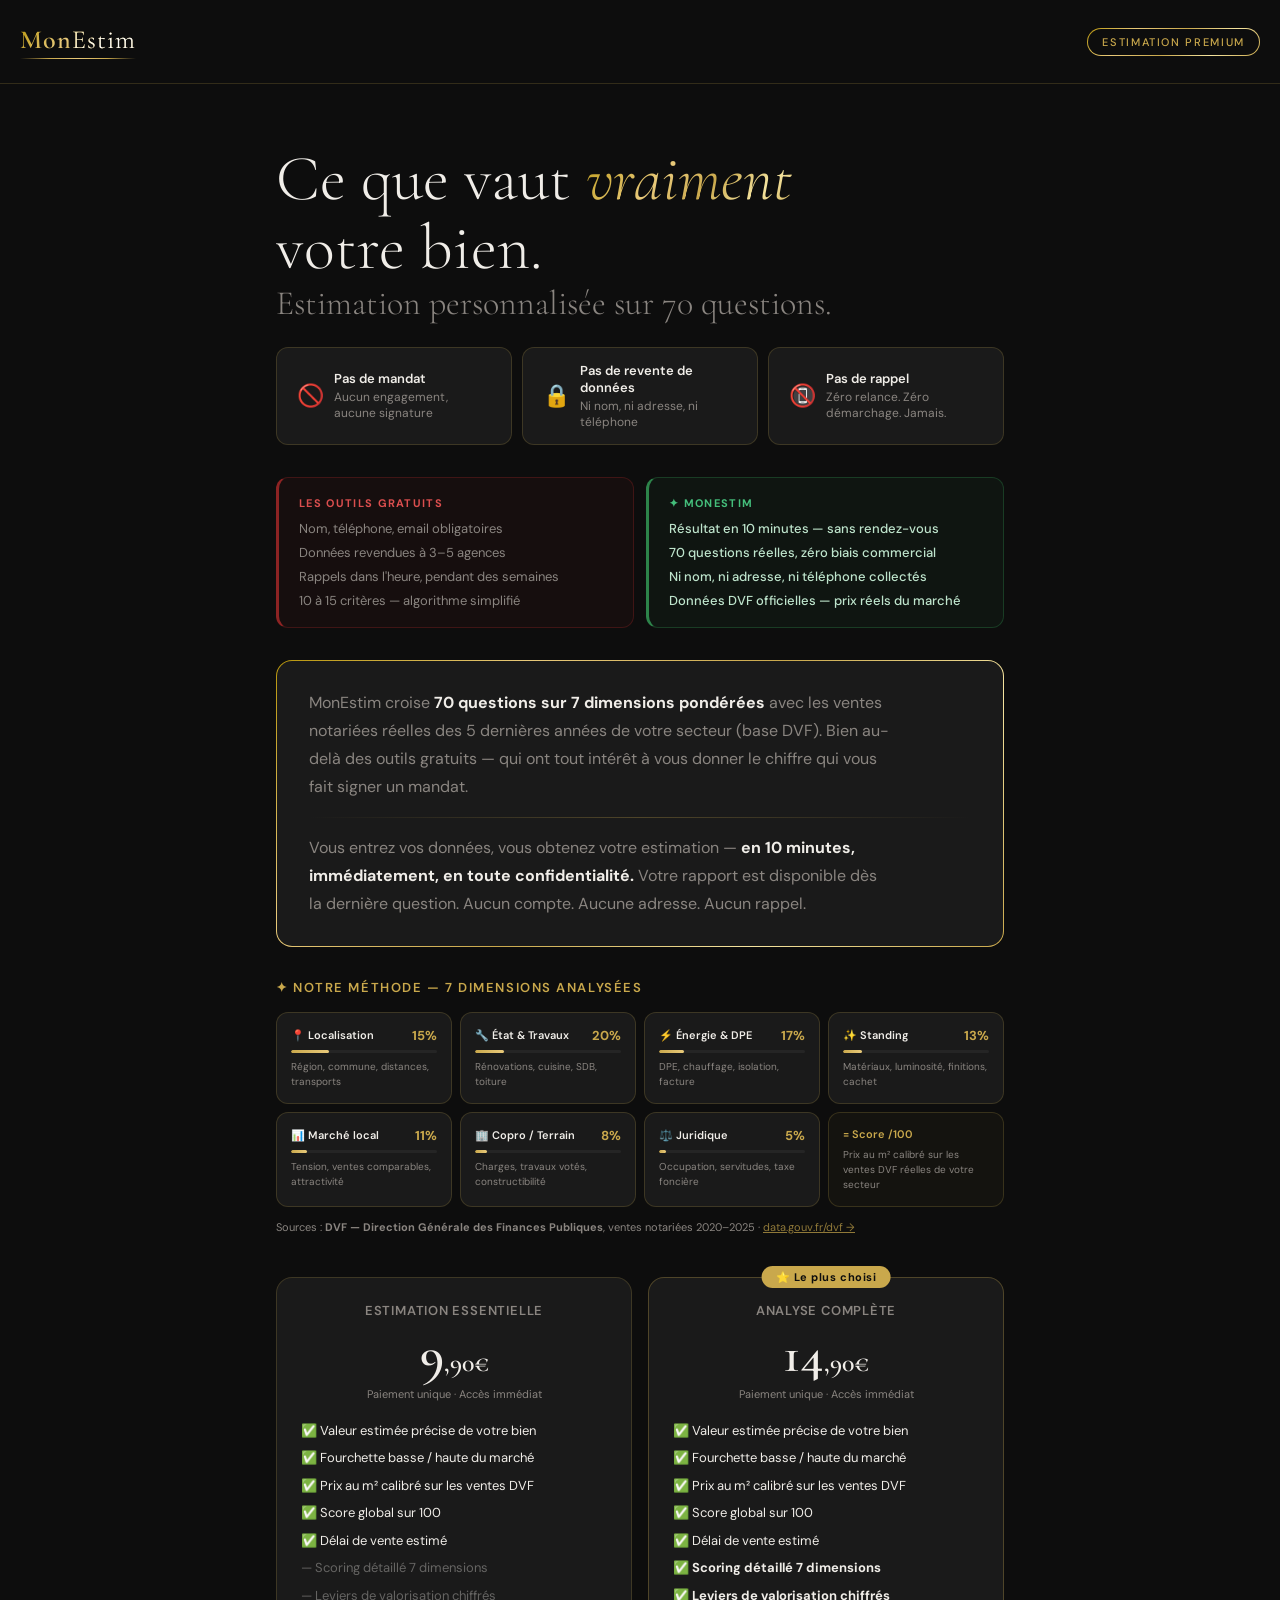
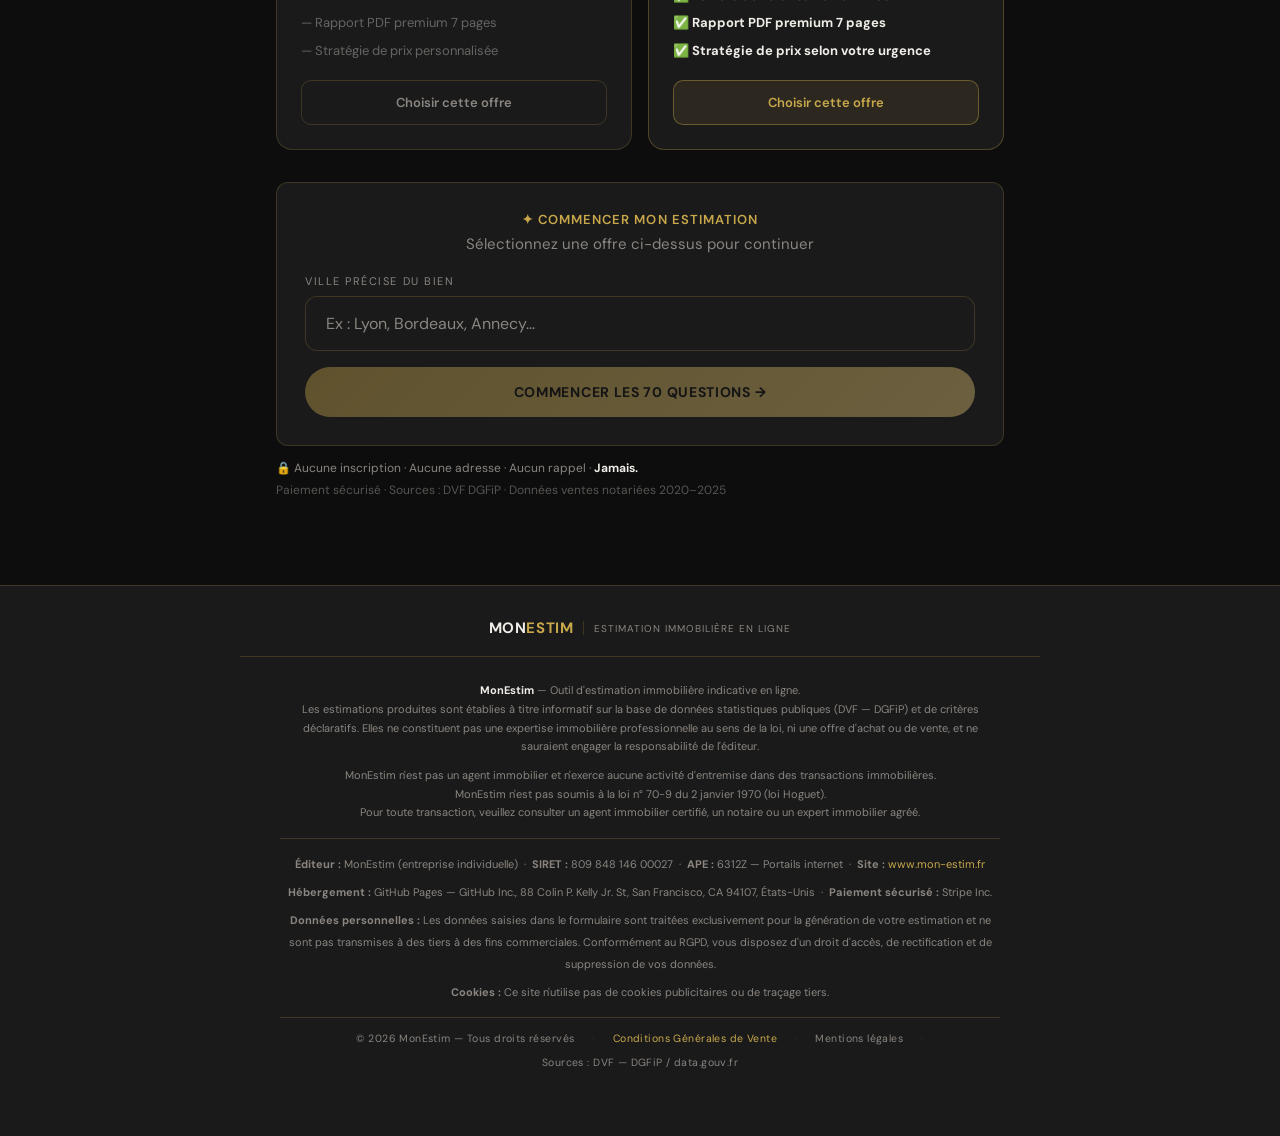
<file: Index.html>
<!DOCTYPE html>
<html lang="fr">
<head>
<meta charset="UTF-8">
<meta name="viewport" content="width=device-width, initial-scale=1.0, viewport-fit=cover">
<title>MonEstim — Estimez votre bien</title>
<link href="https://fonts.googleapis.com/css2?family=Cormorant+Garamond:ital,wght@0,300;0,400;0,600;1,300;1,400&family=DM+Sans:wght@300;400;500&display=swap" rel="stylesheet">
<style>

  /* ── Reset marges iframe ── */
  html, body {
    margin: 0 !important;
    padding: 0 !important;
    overflow-x: hidden;
    background: #0D0D0D !important;
    width: 100%;
    max-width: 100%;
  }
  html {
    background: #0D0D0D !important;
    height: auto;
    min-height: 100vh;
  }
  body {
    background: #0D0D0D !important;
    height: auto;
    min-height: 100vh;
  }
  :root {
    --gold: #C9A84C;
    --gold-light: #E8C97A;
    --dark: #0D0D0D;
    --dark-2: #1A1A1A;
    --dark-3: #252525;
    --bg-card: #1A1A1A;
    --text: #F0EDE8;
    --text-muted: #8A8580;
    --border: rgba(201,168,76,0.2);
    --radius: 12px;
  }

  * { margin: 0; padding: 0; box-sizing: border-box; }

  body {
    font-family: 'DM Sans', sans-serif;
    background: var(--dark);
    color: var(--text);
    overflow-x: hidden;
  }

  /* Background texture */
  body::before {
    content: '';
    position: fixed;
    inset: 0;
    width: 100%;
    height: 100%;
    background:
      radial-gradient(ellipse 80% 60% at 20% 10%, rgba(201,168,76,0.06) 0%, transparent 60%),
      radial-gradient(ellipse 60% 80% at 80% 90%, rgba(201,168,76,0.04) 0%, transparent 60%);
    pointer-events: none;
    z-index: 0;
  }

  .app { position: relative; z-index: 1; height: auto; min-height: 100vh; background: var(--dark); width: 100%; box-sizing: border-box; overflow-x: hidden; padding-bottom: 24px; }

  header {
    display: flex;
    align-items: center;
    justify-content: space-between;
    padding: 24px 40px;
    border-bottom: 1px solid var(--border);
  }

  .logo {
    font-family: 'Cormorant Garamond', serif;
    font-size: 26px;
    font-weight: 600;
    letter-spacing: 0.04em;
    background: linear-gradient(135deg, #B8960C 0%, #E8C97A 40%, #C9A84C 60%, #F5E4A0 80%, #C9A84C 100%);
    -webkit-background-clip: text;
    -webkit-text-fill-color: transparent;
    background-clip: text;
    position: relative;
  }

  .logo span {
    font-weight: 300;
    background: linear-gradient(135deg, #E8D8A0 0%, #FFFFFF 50%, #F0EDE8 100%);
    -webkit-background-clip: text;
    -webkit-text-fill-color: transparent;
    background-clip: text;
  }

  .logo::after {
    content: '';
    display: block;
    height: 1px;
    background: linear-gradient(90deg, transparent, #C9A84C, #E8C97A, #C9A84C, transparent);
    margin-top: 3px;
    border-radius: 1px;
  }

  .header-badge {
    font-size: 11px;
    font-weight: 500;
    letter-spacing: 0.15em;
    text-transform: uppercase;
    background: linear-gradient(135deg, #B8960C 0%, #E8C97A 40%, #C9A84C 60%, #F5E4A0 80%, #C9A84C 100%);
    -webkit-background-clip: text;
    -webkit-text-fill-color: transparent;
    background-clip: text;
    border: 1px solid transparent;
    background-image: linear-gradient(var(--dark), var(--dark)), linear-gradient(135deg, #B8960C, #E8C97A, #C9A84C, #F5E4A0, #C9A84C);
    background-origin: border-box;
    background-clip: padding-box, border-box;
    -webkit-background-clip: padding-box, border-box;
    -webkit-text-fill-color: unset;
    color: #C9A84C;
    padding: 6px 14px;
    border-radius: 100px;
  }

  .progress-bar-wrap {
    padding: 12px 40px 14px;
    background: var(--dark-2);
    border-bottom: 1px solid var(--border);
  }

  .progress-info {
    display: flex;
    justify-content: space-between;
    align-items: center;
    margin-bottom: 10px;
  }

  .progress-label {
    font-size: 12px;
    color: var(--gold);
    letter-spacing: 0.1em;
    text-transform: uppercase;
    font-weight: 600;
  }

  .progress-count {
    font-family: 'Cormorant Garamond', serif;
    font-size: 18px;
    color: var(--gold);
  }

  .progress-track {
    height: 5px;
    background: rgba(255,255,255,0.06);
    border-radius: 4px;
    overflow: hidden;
  }

  .progress-fill {
    height: 100%;
    background: linear-gradient(90deg, #B8960C, #E8C97A, #C9A84C);
    border-radius: 4px;
    transition: width 0.5s cubic-bezier(.4,0,.2,1);
  }

  main {
    max-width: 760px;
    margin: 0 auto;
    padding: 60px 24px;
  }

  .screen { display: none; animation: fadeIn 0.4s ease; }
  .screen.active { display: block; }

  @keyframes fadeIn {
    from { opacity: 0; transform: translateY(12px); }
    to { opacity: 1; transform: translateY(0); }
  }

  .anti-agency-banner {
    display: flex;
    flex-wrap: wrap;
    gap: 8px;
    margin-bottom: 36px;
    animation: fadeIn 0.5s ease;
  }

  .anti-badge {
    display: inline-flex;
    align-items: center;
    gap: 6px;
    background: rgba(255,255,255,0.04);
    border: 1px solid rgba(255,255,255,0.12);
    border-radius: 100px;
    padding: 6px 14px;
    font-size: 12px;
    font-weight: 500;
    color: var(--text);
    letter-spacing: 0.02em;
    white-space: nowrap;
  }

  .intro-title {
    font-family: 'Cormorant Garamond', serif;
    font-size: clamp(40px, 6vw, 64px);
    font-weight: 300;
    line-height: 1.08;
    margin-bottom: 24px;
    animation: fadeIn 0.6s ease 0.1s both;
  }

  .intro-title em {
    font-style: italic;
    background: linear-gradient(135deg, #B8960C 0%, #E8C97A 40%, #C9A84C 60%, #F5E4A0 80%, #C9A84C 100%);
    -webkit-background-clip: text;
    -webkit-text-fill-color: transparent;
    background-clip: text;
  }

  .intro-title .title-sub {
    display: block;
    font-size: clamp(22px, 3vw, 34px);
    color: var(--text-muted);
    font-style: normal;
    margin-top: 4px;
  }

  .intro-desc {
    font-size: 16px;
    line-height: 1.75;
    color: var(--text-muted);
    max-width: 580px;
    margin-bottom: 40px;
    animation: fadeIn 0.6s ease 0.2s both;
  }

  .intro-desc strong { color: var(--text); }

  .stat-choc-block {
    margin-bottom: 32px;
    animation: fadeIn 0.6s ease 0.15s both;
  }
  .stat-choc-inner {
    display: flex;
    align-items: flex-start;
    gap: 20px;
    background: rgba(255,80,80,0.06);
    border: 1px solid rgba(255,80,80,0.2);
    border-left: 4px solid rgba(255,80,80,0.6);
    border-radius: 14px;
    padding: 22px 24px;
  }
  .stat-choc-number {
    font-family: 'Cormorant Garamond', serif;
    font-size: 56px;
    font-weight: 700;
    line-height: 1;
    color: rgba(255,100,100,0.9);
    flex-shrink: 0;
    margin-top: -4px;
  }
  .stat-choc-text {
    font-size: 14px;
    line-height: 1.7;
    color: var(--text-muted);
  }
  .stat-choc-text strong { color: var(--text); }
  .stat-choc-text em { color: var(--gold-light); font-style: italic; }

  .brutal-compare {
    display: grid;
    grid-template-columns: 1fr 1fr 1fr;
    gap: 12px;
    margin-bottom: 32px;
    animation: fadeIn 0.6s ease 0.25s both;
  }
  .brutal-col {
    border-radius: 14px;
    padding: 22px 24px;
  }
  .brutal-bad {
    background: rgba(255,60,60,0.05);
    border: 1px solid rgba(255,60,60,0.25);
    border-top: 3px solid rgba(220,50,50,0.7);
  }
  .brutal-orange {
    background: rgba(255,150,30,0.05);
    border: 1px solid rgba(255,150,30,0.25);
    border-top: 3px solid rgba(240,130,20,0.7);
  }
  .brutal-good {
    background: rgba(60,180,100,0.06);
    border: 1px solid rgba(60,180,100,0.3);
    border-top: 3px solid rgba(60,180,100,0.8);
    position: relative;
    overflow: hidden;
  }
  .brutal-label {
    font-size: 11px;
    font-weight: 700;
    letter-spacing: 0.14em;
    text-transform: uppercase;
    margin-bottom: 16px;
  }
  .brutal-label-bad { color: rgba(255,80,80,0.9); }
  .brutal-label-orange { color: rgba(255,150,30,0.95); }
  .brutal-label-good { color: rgba(60,210,110,0.95); }
  .brutal-list {
    list-style: none;
    display: flex;
    flex-direction: column;
    gap: 10px;
  }
  .brutal-list li {
    font-size: 13px;
    line-height: 1.4;
    color: var(--text-muted);
    padding-left: 4px;
  }
  .brutal-good .brutal-list li {
    color: rgba(200,240,215,0.95);
  }

  /* VS block */
  .vs-block {
    display: grid;
    grid-template-columns: 1fr 1fr;
    gap: 12px;
    margin-bottom: 40px;
    animation: fadeIn 0.6s ease 0.3s both;
  }

  .vs-col {
    border-radius: 14px;
    padding: 22px 24px;
  }

  .vs-bad {
    background: rgba(255,80,80,0.05);
    border: 1px solid rgba(255,80,80,0.15);
  }

  .vs-good {
    background: rgba(201,168,76,0.07);
    border: 1px solid rgba(201,168,76,0.3);
    position: relative;
    overflow: hidden;
  }

  .vs-good::before {
    content: '';
    position: absolute;
    top: 0; left: 0; right: 0;
    height: 2px;
    background: linear-gradient(90deg, var(--gold), var(--gold-light));
  }

  .vs-label {
    font-size: 11px;
    font-weight: 700;
    letter-spacing: 0.15em;
    text-transform: uppercase;
    margin-bottom: 14px;
  }

  .vs-label-bad { color: rgba(255,100,100,0.8); }
  .vs-label-good { color: var(--gold); }

  .vs-list {
    list-style: none;
    display: flex;
    flex-direction: column;
    gap: 9px;
  }

  .vs-list li {
    font-size: 13px;
    line-height: 1.4;
    color: var(--text-muted);
  }

  .vs-good .vs-list li { color: var(--text); }

  /* Features */
  .intro-features {
    display: grid;
    grid-template-columns: repeat(3, 1fr);
    gap: 12px;
    margin-bottom: 40px;
    animation: fadeIn 0.6s ease 0.4s both;
  }

  .intro-feature {
    background: var(--dark-2);
    border: 1px solid var(--border);
    border-radius: var(--radius);
    padding: 20px;
    transition: border-color 0.2s;
  }

  .intro-feature:hover { border-color: rgba(201,168,76,0.4); }

  .intro-feature-icon { font-size: 22px; margin-bottom: 10px; }
  .intro-feature-title { font-size: 13px; font-weight: 600; margin-bottom: 5px; }
  .intro-feature-desc { font-size: 12px; color: var(--text-muted); line-height: 1.5; }

  /* CTA block */
  .cta-block {
    display: flex;
    align-items: flex-end;
    gap: 14px;
    flex-wrap: wrap;
    margin-bottom: 16px;
    animation: fadeIn 0.6s ease 0.5s both;
  }

  .cta-city-wrap {
    display: flex;
    flex-direction: column;
    gap: 8px;
    flex: 1;
    min-width: 220px;
  }

  .cta-label {
    font-size: 11px;
    text-transform: uppercase;
    letter-spacing: 0.14em;
    color: var(--text-muted);
  }

  .btn-cta-main {
    font-size: 14px;
    padding: 16px 20px;
    white-space: normal;
    text-align: center;
    width: 100%;
    box-sizing: border-box;
    justify-content: center;
  }

  .cta-reassurance {
    font-size: 12px;
    color: var(--text-muted);
    line-height: 1.8;
    animation: fadeIn 0.6s ease 0.6s both;
  }

  .cta-reassurance strong { color: var(--text); }

  .intro-eyebrow {
    font-size: 11px;
    letter-spacing: 0.2em;
    text-transform: uppercase;
    color: var(--gold);
    margin-bottom: 20px;
  }

  .pricing-block {
    display: grid;
    grid-template-columns: 1fr 1fr;
    gap: 16px;
    margin: 32px 0;
  }

  .pricing-card {
    background: var(--dark-2);
    border: 1px solid var(--border);
    border-radius: 16px;
    padding: 24px;
    cursor: pointer;
    transition: border-color 0.2s, transform 0.15s;
    position: relative;
    user-select: none;
    touch-action: manipulation;
    -webkit-tap-highlight-color: transparent;
  }

  .pricing-card:hover { border-color: rgba(201,168,76,0.4); transform: translateY(-2px); }

  .pricing-card.selected {
    border-color: var(--gold);
    background: rgba(201,168,76,0.06);
    box-shadow: 0 0 0 1px rgba(201,168,76,0.3);
  }

  .pricing-card-premium {
    border-color: rgba(201,168,76,0.3);
  }

  .pricing-badge-top {
    position: absolute;
    top: -12px;
    left: 50%;
    transform: translateX(-50%);
    background: var(--gold);
    color: #0D0D0D;
    font-size: 11px;
    font-weight: 700;
    padding: 4px 14px;
    border-radius: 20px;
    letter-spacing: 0.05em;
    white-space: nowrap;
  }

  .pricing-card-header { margin-bottom: 20px; text-align: center; }

  .pricing-name {
    font-size: 13px;
    font-weight: 600;
    letter-spacing: 0.06em;
    text-transform: uppercase;
    color: var(--text-muted);
    margin-bottom: 10px;
  }

  .pricing-price {
    font-family: 'Cormorant Garamond', serif;
    font-size: 52px;
    font-weight: 600;
    color: var(--text);
    line-height: 1;
    margin-bottom: 6px;
  }

  .pricing-cents { font-size: 26px; }

  .pricing-desc {
    font-size: 11px;
    color: var(--text-muted);
  }

  .pricing-features {
    list-style: none;
    padding: 0;
    margin: 0 0 20px 0;
    font-size: 13px;
    line-height: 1.5;
    display: flex;
    flex-direction: column;
    gap: 8px;
  }

  .pricing-feature-muted { opacity: 0.35; }

  .pricing-select-btn {
    text-align: center;
    padding: 13px;
    border-radius: 10px;
    font-size: 13px;
    font-weight: 600;
    border: 1px solid var(--border);
    color: var(--text-muted);
    transition: all 0.2s;
  }

  .pricing-card.selected .pricing-select-btn {
    background: var(--gold);
    color: #0D0D0D;
    border-color: var(--gold);
  }

  .pricing-select-premium {
    background: rgba(201,168,76,0.1);
    border-color: rgba(201,168,76,0.4);
    color: var(--gold);
  }

  .pricing-card.selected .pricing-select-premium {
    background: var(--gold);
    color: #0D0D0D;
  }

  .guarantee-block {
    display: flex;
    flex-direction: column;
    gap: 12px;
    margin: 24px 0;
    padding: 20px 24px;
    background: var(--dark-2);
    border: 1px solid var(--border);
    border-radius: 14px;
  }

  .guarantee-item {
    display: flex;
    align-items: center;
    gap: 14px;
    font-size: 13px;
    line-height: 1.5;
  }

  .guarantee-icon { font-size: 22px; flex-shrink: 0; }
  .guarantee-item strong { color: var(--text); }
  .guarantee-item span { color: var(--text-muted); }

  /* pricing-block 1 col sur mobile — géré par les breakpoints responsive ci-dessous */

  .section-card {
    background: var(--dark-2);
    border: 1px solid rgba(201,168,76,0.25);
    border-radius: 16px;
    padding: 24px 28px;
    margin-bottom: 28px;
    position: relative;
    overflow: hidden;
    animation: fadeIn 0.4s ease;
  }

  .section-card::before {
    content: '';
    position: absolute;
    top: 0; left: 0; right: 0;
    height: 2px;
    background: linear-gradient(90deg, var(--gold), transparent);
  }

  .section-card-header {
    display: flex;
    align-items: center;
    justify-content: space-between;
    margin-bottom: 14px;
  }

  .section-card-title {
    font-size: 13px;
    font-weight: 600;
    color: var(--gold);
    letter-spacing: 0.08em;
    text-transform: uppercase;
  }

  .section-card-badge {
    font-size: 11px;
    font-weight: 700;
    background: rgba(201,168,76,0.12);
    border: 1px solid rgba(201,168,76,0.3);
    border-radius: 20px;
    padding: 3px 10px;
    color: var(--gold);
    letter-spacing: 0.05em;
  }

  .section-card-why {
    font-size: 13px;
    line-height: 1.7;
    color: var(--text-muted);
    margin-bottom: 14px;
  }

  .section-card-why strong { color: var(--text); }

  .section-card-weight {
    display: flex;
    align-items: center;
    gap: 10px;
  }

  .section-weight-label {
    font-size: 11px;
    color: var(--text-muted);
    white-space: nowrap;
  }

  .section-weight-bar-wrap {
    flex: 1;
    height: 4px;
    background: var(--dark-3);
    border-radius: 2px;
    overflow: hidden;
  }

  .section-weight-bar {
    height: 100%;
    border-radius: 2px;
    background: linear-gradient(90deg, var(--gold), var(--gold-light));
    transition: width 0.8s ease;
  }

  .section-weight-pct {
    font-size: 13px;
    font-weight: 700;
    color: var(--gold);
    min-width: 32px;
    text-align: right;
  }

  .methode-block {
    margin-bottom: 40px;
    animation: fadeIn 0.6s ease 0.35s both;
  }

  .methode-title {
    font-size: 13px;
    font-weight: 600;
    letter-spacing: 0.12em;
    text-transform: uppercase;
    color: var(--gold);
    margin-bottom: 16px;
  }

  .methode-grid {
    display: grid;
    grid-template-columns: repeat(4, 1fr);
    gap: 8px;
  }

  .methode-item {
    background: var(--dark-2);
    border: 1px solid var(--border);
    border-radius: 12px;
    padding: 14px;
    transition: border-color 0.2s;
  }

  .methode-item:hover { border-color: rgba(201,168,76,0.35); }

  .methode-item-top {
    display: flex;
    align-items: center;
    justify-content: space-between;
    margin-bottom: 6px;
  }

  .methode-item-name {
    font-size: 11px;
    font-weight: 600;
    color: var(--text);
  }

  .methode-item-pct {
    font-size: 13px;
    font-weight: 700;
    color: var(--gold);
  }

  .methode-item-bar {
    height: 3px;
    background: var(--dark-3);
    border-radius: 2px;
    overflow: hidden;
    margin-bottom: 6px;
  }

  .methode-item-fill {
    height: 100%;
    border-radius: 2px;
    background: linear-gradient(90deg, var(--gold), var(--gold-light));
  }

  .methode-item-desc {
    font-size: 10px;
    color: var(--text-muted);
    line-height: 1.5;
  }

  .methode-source {
    margin-top: 12px;
    font-size: 11px;
    color: var(--text-muted);
    line-height: 1.6;
  }



  .insight-card {
    background: var(--dark-2);
    border-radius: 16px;
    overflow: hidden;
    margin-bottom: 12px;
    animation: fadeIn 0.4s ease;
  }
  .insight-header {
    padding: 18px 24px 14px;
    border-bottom: 1px solid var(--border);
    display: flex;
    align-items: center;
    gap: 12px;
  }
  .insight-section-tag {
    font-size: 11px;
    font-weight: 700;
    letter-spacing: 0.1em;
    text-transform: uppercase;
    color: var(--gold);
    opacity: 0.8;
  }
  .insight-title {
    font-size: 22px;
    font-weight: 600;
    line-height: 1.3;
    padding: 18px 24px 6px;
    color: var(--text);
  }
  .insight-items {
    padding: 4px 24px 20px;
    display: flex;
    flex-direction: column;
    gap: 10px;
  }
  .insight-item {
    display: flex;
    align-items: flex-start;
    gap: 14px;
    padding: 14px 16px;
    background: var(--dark-3);
    border-radius: 12px;
    border-left: 3px solid transparent;
    transition: border-color 0.2s;
  }
  .insight-item.win  { border-left-color: #4CAF7D; }
  .insight-item.cost { border-left-color: #E05252; }
  .insight-item.info { border-left-color: #C9A84C; }
  .insight-item-icon {
    font-size: 22px;
    line-height: 1;
    flex-shrink: 0;
    margin-top: 2px;
  }
  .insight-item-body { flex: 1; }
  .insight-item-title {
    font-size: 14px;
    font-weight: 600;
    margin-bottom: 3px;
  }
  .insight-item.win  .insight-item-title { color: #4CAF7D; }
  .insight-item.cost .insight-item-title { color: #E05252; }
  .insight-item.info .insight-item-title { color: #C9A84C; }
  .insight-item-desc {
    font-size: 12.5px;
    color: var(--text-muted);
    line-height: 1.6;
  }
  .insight-item-stat {
    font-size: 11px;
    color: var(--text-muted);
    opacity: 0.7;
    margin-top: 4px;
    font-style: italic;
  }
  .insight-source {
    font-size: 10.5px;
    color: var(--text-muted);
    opacity: 0.5;
    padding: 0 24px 16px;
  }

  .question-section {
    font-size: 11px;
    letter-spacing: 0.18em;
    text-transform: uppercase;
    color: var(--gold);
    margin-bottom: 12px;
  }

  .question-text {
    font-family: 'Cormorant Garamond', serif;
    font-size: clamp(24px, 4vw, 34px);
    font-weight: 400;
    line-height: 1.25;
    margin-bottom: 10px;
  }

  .question-hint {
    font-size: 13px;
    color: var(--text-muted);
    margin-bottom: 36px;
    line-height: 1.5;
  }

  /* Options grid */
  .options-grid {
    display: grid;
    gap: 10px;
    margin-bottom: 36px;
  }

  .options-grid.cols-2 { grid-template-columns: 1fr 1fr; }
  .options-grid.cols-3 { grid-template-columns: 1fr 1fr 1fr; }
  .options-grid.cols-1 { grid-template-columns: 1fr; }

  .option-btn {
    background: var(--dark-2);
    border: 1px solid var(--border);
    border-radius: var(--radius);
    padding: 16px 20px;
    color: var(--text);
    font-family: 'DM Sans', sans-serif;
    font-size: 14px;
    cursor: pointer;
    transition: all 0.2s ease;
    text-align: left;
    display: flex;
    align-items: center;
    gap: 12px;
  }

  .option-btn:hover {
    border-color: var(--gold);
    background: rgba(201,168,76,0.08);
  }

  .option-btn.selected {
    border-color: var(--gold);
    background: rgba(201,168,76,0.12);
    color: var(--gold-light);
  }

  .option-icon {
    font-size: 20px;
    min-width: 28px;
    text-align: center;
  }

  .option-label { font-weight: 500; }
  .option-sub { font-size: 11px; color: var(--text-muted); margin-top: 2px; }

  /* Text input */
  .text-input {
    width: 100%;
    background: var(--dark-2);
    border: 1px solid var(--border);
    border-radius: var(--radius);
    padding: 16px 20px;
    color: var(--text);
    font-family: 'DM Sans', sans-serif;
    font-size: 16px;
    outline: none;
    transition: border-color 0.2s;
    margin-bottom: 36px;
  }

  .text-input:focus { border-color: var(--gold); }
  .text-input::placeholder { color: var(--text-muted); }

  /* Range input */
  .range-wrap {
    margin-bottom: 36px;
  }

  .range-display {
    font-family: 'Cormorant Garamond', serif;
    font-size: 42px;
    color: var(--gold);
    text-align: center;
    margin-bottom: 16px;
  }

  input[type=range] {
    -webkit-appearance: none;
    width: 100%;
    height: 3px;
    background: var(--dark-3);
    border-radius: 2px;
    outline: none;
  }

  input[type=range]::-webkit-slider-thumb {
    -webkit-appearance: none;
    width: 20px;
    height: 20px;
    border-radius: 50%;
    background: var(--gold);
    cursor: pointer;
    border: 3px solid var(--dark);
    box-shadow: 0 0 0 1px var(--gold);
  }

  .upsell-badge {
    display: inline-block;
    background: linear-gradient(135deg, var(--gold), var(--gold-light));
    color: var(--dark);
    font-size: 10px;
    font-weight: 700;
    letter-spacing: 0.15em;
    text-transform: uppercase;
    padding: 5px 12px;
    border-radius: 100px;
    margin-bottom: 20px;
  }

  .upsell-title {
    font-family: 'Cormorant Garamond', serif;
    font-size: clamp(28px, 4vw, 40px);
    font-weight: 300;
    line-height: 1.2;
    margin-bottom: 16px;
  }

  .upsell-desc {
    font-size: 15px;
    color: var(--text-muted);
    line-height: 1.7;
    margin-bottom: 36px;
    max-width: 540px;
  }

  .upsell-offer {
    background: var(--dark-2);
    border: 1px solid var(--gold);
    border-radius: 16px;
    padding: 32px;
    margin-bottom: 16px;
    position: relative;
    overflow: hidden;
  }

  .upsell-offer::before {
    content: '';
    position: absolute;
    top: 0; left: 0; right: 0;
    height: 2px;
    background: linear-gradient(90deg, var(--gold), var(--gold-light), var(--gold));
  }

  .upsell-offer-name {
    font-family: 'Cormorant Garamond', serif;
    font-size: 22px;
    font-weight: 600;
    margin-bottom: 8px;
    color: var(--gold-light);
  }

  .upsell-offer-price {
    font-family: 'Cormorant Garamond', serif;
    font-size: 48px;
    font-weight: 300;
    color: var(--text);
    margin-bottom: 4px;
  }

  .upsell-offer-price span {
    font-size: 18px;
    color: var(--text-muted);
    text-decoration: line-through;
    margin-left: 8px;
  }

  .upsell-offer-sub {
    font-size: 12px;
    color: var(--text-muted);
    margin-bottom: 24px;
  }

  .upsell-features-list {
    list-style: none;
    display: flex;
    flex-direction: column;
    gap: 10px;
    margin-bottom: 28px;
  }

  .upsell-features-list li {
    display: flex;
    align-items: center;
    gap: 10px;
    font-size: 14px;
  }

  .upsell-features-list li::before {
    content: '✦';
    color: var(--gold);
    font-size: 10px;
    min-width: 16px;
  }

  .result-eyebrow {
    font-size: 11px;
    letter-spacing: 0.2em;
    text-transform: uppercase;
    color: var(--gold);
    margin-bottom: 16px;
  }

  .result-title {
    font-family: 'Cormorant Garamond', serif;
    font-size: clamp(28px, 4vw, 40px);
    font-weight: 300;
    margin-bottom: 36px;
  }

  .result-value-card {
    background: var(--dark-2);
    border: 1px solid var(--border);
    border-radius: 16px;
    padding: 36px;
    text-align: center;
    margin-bottom: 24px;
    position: relative;
    overflow: hidden;
  }

  .result-value-card::before {
    content: '';
    position: absolute;
    top: 0; left: 0; right: 0;
    height: 2px;
    background: linear-gradient(90deg, transparent, var(--gold), transparent);
  }

  .result-value-label {
    font-size: 11px;
    letter-spacing: 0.2em;
    text-transform: uppercase;
    color: var(--text-muted);
    margin-bottom: 12px;
  }

  .result-value {
    font-family: 'Cormorant Garamond', serif;
    font-size: clamp(48px, 8vw, 72px);
    font-weight: 300;
    color: var(--gold-light);
    line-height: 1;
    margin-bottom: 8px;
  }

  .result-range {
    font-size: 13px;
    color: var(--text-muted);
  }

  .result-grid {
    display: grid;
    grid-template-columns: 1fr 1fr;
    gap: 12px;
    margin-bottom: 32px;
  }

  .result-metric {
    background: var(--dark-2);
    border: 1px solid var(--border);
    border-radius: var(--radius);
    padding: 20px;
  }

  .result-metric-label {
    font-size: 11px;
    text-transform: uppercase;
    letter-spacing: 0.12em;
    color: var(--text-muted);
    margin-bottom: 6px;
  }

  .result-metric-value {
    font-family: 'Cormorant Garamond', serif;
    font-size: 26px;
    font-weight: 400;
    color: var(--text);
  }

  .result-metric-sub {
    font-size: 11px;
    color: var(--text-muted);
    margin-top: 2px;
  }

  .score-bar-wrap { margin-bottom: 32px; }

  .score-bar-label {
    display: flex;
    justify-content: space-between;
    font-size: 12px;
    color: var(--text-muted);
    margin-bottom: 6px;
  }

  .score-bar-track {
    height: 6px;
    background: var(--dark-3);
    border-radius: 3px;
    overflow: hidden;
    margin-bottom: 12px;
  }

  .score-bar-fill {
    height: 100%;
    border-radius: 3px;
    background: linear-gradient(90deg, var(--gold), var(--gold-light));
    transition: width 1s cubic-bezier(.4,0,.2,1) 0.3s;
  }

  .blurred-section {
    position: relative;
    margin-bottom: 32px;
  }

  .blurred-content {
    filter: blur(6px);
    user-select: none;
    pointer-events: none;
  }

  .blur-overlay {
    position: absolute;
    inset: 0;
    display: flex;
    flex-direction: column;
    align-items: center;
    justify-content: center;
    background: rgba(13,13,13,0.5);
    border-radius: var(--radius);
    text-align: center;
    padding: 24px;
  }

  .blur-overlay-title {
    font-family: 'Cormorant Garamond', serif;
    font-size: 22px;
    margin-bottom: 8px;
  }

  .blur-overlay-desc {
    font-size: 13px;
    color: var(--text-muted);
    margin-bottom: 16px;
  }

  .btn-primary {
    display: inline-flex;
    align-items: center;
    gap: 10px;
    background: linear-gradient(135deg, var(--gold), var(--gold-light));
    color: var(--dark);
    font-family: 'DM Sans', sans-serif;
    font-size: 14px;
    font-weight: 700;
    letter-spacing: 0.05em;
    padding: 16px 32px;
    border-radius: 100px;
    border: none;
    cursor: pointer;
    transition: all 0.2s ease;
    text-transform: uppercase;
  }

  .btn-primary:hover {
    transform: translateY(-2px);
    box-shadow: 0 8px 24px rgba(201,168,76,0.3);
  }

  .btn-secondary {
    display: inline-flex;
    align-items: center;
    gap: 10px;
    background: transparent;
    color: var(--text-muted);
    font-family: 'DM Sans', sans-serif;
    font-size: 13px;
    font-weight: 400;
    padding: 12px 24px;
    border-radius: 100px;
    border: 1px solid var(--border);
    cursor: pointer;
    transition: all 0.2s ease;
  }

  .btn-secondary:hover {
    color: var(--text);
    border-color: rgba(201,168,76,0.4);
  }

  .btn-ghost {
    background: none;
    border: none;
    color: var(--text-muted);
    font-size: 13px;
    cursor: pointer;
    padding: 8px;
    transition: color 0.2s;
  }

  .btn-ghost:hover { color: var(--text); }

  .nav-btns {
    display: flex;
    align-items: center;
    justify-content: space-between;
    margin-top: 8px;
  }

  .modal-overlay {
    display: none;
    position: fixed;
    inset: 0;
    background: rgba(0,0,0,0.85);
    z-index: 100;
    align-items: center;
    justify-content: center;
    padding: 24px;
  }

  .modal-overlay.open { display: flex; }

  .modal {
    background: var(--dark-2);
    border: 1px solid var(--border);
    border-radius: 20px;
    padding: 40px;
    max-width: 460px;
    width: 100%;
    position: relative;
    animation: fadeIn 0.3s ease;
  }

  .modal-close {
    position: absolute;
    top: 16px; right: 16px;
    background: none;
    border: none;
    color: var(--text-muted);
    font-size: 20px;
    cursor: pointer;
  }

  .modal-title {
    font-family: 'Cormorant Garamond', serif;
    font-size: 28px;
    margin-bottom: 8px;
  }

  .modal-sub {
    font-size: 13px;
    color: var(--text-muted);
    margin-bottom: 28px;
  }

  .form-group {
    margin-bottom: 16px;
  }

  .form-label {
    display: block;
    font-size: 11px;
    text-transform: uppercase;
    letter-spacing: 0.12em;
    color: var(--text-muted);
    margin-bottom: 6px;
  }

  .form-input {
    width: 100%;
    background: var(--dark-3);
    border: 1px solid var(--border);
    border-radius: 8px;
    padding: 12px 16px;
    color: var(--text);
    font-family: 'DM Sans', sans-serif;
    font-size: 14px;
    outline: none;
    transition: border-color 0.2s;
  }

  .form-input:focus { border-color: var(--gold); }

  .form-row { display: grid; grid-template-columns: 1fr 1fr; gap: 12px; }

  .secure-badge {
    display: flex;
    align-items: center;
    gap: 6px;
    font-size: 11px;
    color: var(--text-muted);
    margin-top: 12px;
    justify-content: center;
  }

  .legal-banner {
    background: rgba(201,168,76,0.06);
    border: 1px solid var(--border);
    border-radius: 8px;
    padding: 12px 16px;
    font-size: 11px;
    color: var(--text-muted);
    line-height: 1.6;
    margin-bottom: 28px;
  }
  .legal-banner strong { color: var(--text); }
  .legal-footer {
    border-top: 1px solid var(--border);
    padding: 24px 40px;
    font-size: 11px;
    color: var(--text-muted);
    line-height: 1.7;
    text-align: center;
    max-width: 800px;
    margin: 0 auto;
  }
  .data-source-badge {
    display: inline-flex;
    align-items: center;
    gap: 6px;
    background: rgba(201,168,76,0.08);
    border: 1px solid var(--border);
    border-radius: 100px;
    padding: 4px 12px;
    font-size: 10px;
    color: var(--text-muted);
    letter-spacing: 0.08em;
  }

  /* ════════════════════════════════════════════════════════════════════
     RESPONSIVE — Architecture mobile-first complète
     Breakpoints :
       xs  : < 480px    → iPhone SE, Android compact
       sm  : 480-639px  → iPhone standard, grands Android
       md  : 640-767px  → iPhone Pro Max
       lg  : 768-1023px → iPad, iPad Mini, tablettes Android
       xl  : 1024-1279px → iPad Pro, petits laptops
     Safe area : notch iPhone / Dynamic Island
  ════════════════════════════════════════════════════════════════════ */

  /* ── Touch global : supprimer délai 300ms sur tous éléments cliquables ── */
  a, button, .option-btn, .pricing-card, .pricing-select-btn, [onclick] {
    touch-action: manipulation;
    -webkit-tap-highlight-color: transparent;
    cursor: pointer;
  }

  /* ── iOS : empêcher le zoom auto sur focus input (font-size < 16px) ── */
  input, textarea, select {
    font-size: 16px !important;
    -webkit-text-size-adjust: 100%;
  }

  /* ── Bouton suivant : touch de base ── */
  #btn-next { touch-action: manipulation; cursor: pointer; }

  /* ══════════════════════════════════════════════════════
     XS — iPhone SE, petits Android  (< 480px)
  ══════════════════════════════════════════════════════ */
  @media (max-width: 479px) {
    header { padding: 12px 16px; }
    .logo { font-size: 17px; }
    .header-badge { font-size: 9px; padding: 3px 8px; }
    .progress-bar-wrap { padding: 9px 16px; }
    main { padding: 24px 14px 80px; }
    .intro-title { font-size: 28px; line-height: 1.2; }
    .intro-title .title-sub { font-size: 18px; }
    .intro-desc { font-size: 13px; }
    .anti-badge { font-size: 10px; padding: 4px 10px; }
    .methode-grid { grid-template-columns: repeat(2, 1fr); }
    .brutal-compare { grid-template-columns: 1fr; gap: 8px; }
    .brutal-col { padding: 14px 16px; }
    .stat-choc-number { font-size: 38px; }
    .pricing-block { grid-template-columns: 1fr; gap: 12px; }
    .pricing-card { padding: 18px 16px; }
    .pricing-price { font-size: 34px; }
    .pricing-features { font-size: 13px; }
    .btn-cta-main { font-size: 14px; padding: 15px 20px; width: 100%; }
    .question-text { font-size: 17px !important; line-height: 1.4; }
    .options-grid { grid-template-columns: 1fr; gap: 8px; }
    .options-grid.cols-2 { grid-template-columns: 1fr; }
    .options-grid.cols-3 { grid-template-columns: 1fr; }
    .option-btn { padding: 13px 16px; font-size: 13px; }
    .section-card { padding: 16px 14px; }
    .section-card-title { font-size: 13px; }
    #btn-next {
      position: static !important;
      width: 100% !important;
      margin-top: 14px;
      box-shadow: 0 4px 16px rgba(0,0,0,0.4);
    }
    .result-value { font-size: 34px !important; }
    .result-grid { grid-template-columns: 1fr; }
    .vs-block { grid-template-columns: 1fr; }
    .form-row { grid-template-columns: 1fr; }
    .cta-block { flex-direction: column; align-items: stretch; }
    .score-bars { gap: 8px; }
    .modal-box { padding: 24px 18px; margin: 12px; }
    .modal-title { font-size: 18px; }
    .cta-reassurance { font-size: 10px; }
    footer { padding: 20px 14px; }
  }

  /* ══════════════════════════════════════════════════════
     SM — iPhone standard, Android  (480px – 639px)
  ══════════════════════════════════════════════════════ */
  @media (min-width: 480px) and (max-width: 639px) {
    header { padding: 14px 20px; }
    .logo { font-size: 18px; }
    .progress-bar-wrap { padding: 10px 20px; }
    main { padding: 32px 20px 80px; }
    .intro-title { font-size: 32px; }
    .intro-title .title-sub { font-size: 20px; }
    .methode-grid { grid-template-columns: repeat(2, 1fr); }
    .brutal-compare { grid-template-columns: 1fr; gap: 10px; }
    .pricing-block { grid-template-columns: 1fr; gap: 12px; }
    .pricing-card { padding: 20px 18px; }
    .btn-cta-main { width: 100%; }
    .question-text { font-size: 18px !important; }
    .options-grid { grid-template-columns: 1fr; gap: 8px; }
    .options-grid.cols-2 { grid-template-columns: 1fr 1fr; }
    .options-grid.cols-3 { grid-template-columns: 1fr 1fr; }
    .option-btn { padding: 14px 16px; font-size: 13px; }
    #btn-next {
      position: static !important;
      width: 100% !important;
      margin-top: 16px;
    }
    .result-grid { grid-template-columns: 1fr; }
    .vs-block { grid-template-columns: 1fr; }
    .form-row { grid-template-columns: 1fr; }
    .cta-block { flex-direction: column; align-items: stretch; }
    .modal-box { padding: 28px 22px; margin: 16px; }
  }

  /* ══════════════════════════════════════════════════════
     MD — iPhone Pro Max, grands Android  (640px – 767px)
  ══════════════════════════════════════════════════════ */
  @media (min-width: 640px) and (max-width: 767px) {
    main { padding: 36px 24px 60px; }
    .pricing-block { grid-template-columns: 1fr 1fr; gap: 14px; }
    .pricing-card { padding: 20px 18px; }
    .options-grid.cols-3 { grid-template-columns: 1fr 1fr; }
    #btn-next {
      position: static !important;
      width: 100% !important;
      margin-top: 16px;
    }
    .result-grid { grid-template-columns: 1fr 1fr; }
    .vs-block { grid-template-columns: 1fr; }
  }

  /* ══════════════════════════════════════════════════════
     LG — iPad, iPad Mini, tablettes  (768px – 1023px)
     FIX : bouton grisé iPad — hover CSS inactif sur touch
  ══════════════════════════════════════════════════════ */
  @media (min-width: 768px) and (max-width: 1023px) {
    main { padding: 44px 32px 60px; }
    .pricing-block { grid-template-columns: 1fr 1fr; gap: 16px; }
    .pricing-card { padding: 22px 20px; }
    /* iPad : tap sur la carte doit déclencher le select sans hover */
    .pricing-card { -webkit-tap-highlight-color: transparent; }
    .pricing-card:active {
      border-color: rgba(201,168,76,0.6);
      transform: translateY(-1px);
    }
    .options-grid.cols-2 { grid-template-columns: 1fr 1fr; }
    .options-grid.cols-3 { grid-template-columns: 1fr 1fr; }
    .option-btn { padding: 15px 18px; }
    #btn-next {
      position: static !important;
      width: 100% !important;
      margin-top: 18px;
    }
    .result-grid { grid-template-columns: 1fr 1fr; }
    .brutal-compare { grid-template-columns: 1fr 1fr; gap: 12px; }
    .vs-block { grid-template-columns: 1fr; }
  }

  /* ══════════════════════════════════════════════════════
     XL — iPad Pro 11", petits laptops  (1024px – 1279px)
  ══════════════════════════════════════════════════════ */
  @media (min-width: 1024px) and (max-width: 1279px) {
    main { padding: 48px 40px; max-width: 880px; }
    .pricing-block { grid-template-columns: 1fr 1fr; gap: 20px; }
  }

  /* ══════════════════════════════════════════════════════
     Safe area — iPhone notch / Dynamic Island / Android
  ══════════════════════════════════════════════════════ */
  @supports (padding: max(0px)) {
    header {
      padding-left: max(20px, env(safe-area-inset-left));
      padding-right: max(20px, env(safe-area-inset-right));
    }
    main {
      padding-left: max(16px, env(safe-area-inset-left));
      padding-right: max(16px, env(safe-area-inset-right));
    }
    footer {
      padding-bottom: max(24px, env(safe-area-inset-bottom));
    }
  }

  /* ── Utilities ── */
  .u-card-premium { background:linear-gradient(135deg,rgba(201,168,76,.08),rgba(201,168,76,.02)); border:1px solid rgba(201,168,76,.35); border-radius:var(--radius); padding:28px; text-align:center; margin-bottom:16px; }
  .u-card-premium-soft { background:linear-gradient(135deg,rgba(201,168,76,.06),rgba(201,168,76,.01)); border:1px solid rgba(201,168,76,.25); border-radius:var(--radius); padding:28px; text-align:center; }
  .u-hint-muted { font-size:11px; color:var(--text-muted); margin-top:12px; }
  .u-flex-col { display:flex; flex-direction:column; gap:10px; }
  .u-section-label { font-size:13px; font-weight:600; margin-bottom:16px; color:var(--gold); }
  .btn-test { font-size:11px; cursor:pointer; padding:7px 14px; border-radius:8px; letter-spacing:.03em; }
  .btn-test-default { background:rgba(255,255,255,.05); border:1px solid rgba(255,255,255,.12); color:var(--text-muted); }
  .btn-test-gold { background:rgba(201,168,76,.08); border:1px solid rgba(201,168,76,.25); color:var(--gold); }
  .btn-test-green { background:rgba(76,175,125,.08); border:1px solid rgba(76,175,125,.3); color:rgba(76,210,130,.9); }

  #data-loader {
    position:fixed; inset:0; background:var(--dark); z-index:999;
    display:flex; flex-direction:column; align-items:center; justify-content:center; gap:16px;
  }
  .loader-bar-wrap { width:200px; height:3px; background:rgba(255,255,255,.08); border-radius:3px; overflow:hidden; }
  .loader-bar { height:100%; background:linear-gradient(90deg,#B8960C,#E8C97A,#C9A84C); border-radius:3px; width:0%; transition:width .4s ease; }

  /* ── Bannière reprise session ── */
  #session-resume-banner {
    display: none;
    position: fixed;
    bottom: 24px; left: 50%; transform: translateX(-50%);
    z-index: 600;
    background: var(--dark-2);
    border: 1px solid transparent;
    background-image: linear-gradient(var(--dark-2),var(--dark-2)), linear-gradient(135deg,#B8960C,#E8C97A,#C9A84C);
    background-origin: border-box;
    background-clip: padding-box, border-box;
    border-radius: 14px;
    padding: 16px 24px;
    display: none;
    align-items: center;
    gap: 16px;
    box-shadow: 0 8px 32px rgba(0,0,0,0.5);
    max-width: 480px;
    width: calc(100% - 40px);
    animation: slideUp 0.4s ease;
  }
  @keyframes slideUp {
    from { transform: translateX(-50%) translateY(20px); opacity: 0; }
    to   { transform: translateX(-50%) translateY(0);    opacity: 1; }
  }
  #session-resume-banner p { font-size: 13px; color: var(--text); flex: 1; line-height: 1.4; margin: 0; }
  #session-resume-banner strong { color: var(--gold); }
  .resume-btn-yes {
    background: linear-gradient(135deg,#C9A84C,#E8C97A);
    color: #0D0D0D; border: none; border-radius: 8px;
    padding: 10px 18px; font-size: 13px; font-weight: 600;
    cursor: pointer; white-space: nowrap;
  }
  .resume-btn-no {
    background: none; border: 1px solid rgba(255,255,255,0.1);
    color: var(--text-muted); border-radius: 8px;
    padding: 10px 14px; font-size: 12px; cursor: pointer; white-space: nowrap;
  }

</style>
</head>
<body>

<!-- Bannière reprise session -->
<div id="session-resume-banner">
  <p>Vous avez une session en cours.<br><strong id="resume-question-label">Question 37 / 70</strong> — Reprendre ?</p>
  <button class="resume-btn-yes" onclick="resumeSession()">Reprendre →</button>
  <button class="resume-btn-no" onclick="dismissResume()">Recommencer</button>
</div>


<div id="data-loader">
  <div style="font-family:'Cormorant Garamond',serif;font-size:28px;font-weight:600;
    background:linear-gradient(135deg,#B8960C 0%,#E8C97A 40%,#C9A84C 60%,#F5E4A0 80%,#C9A84C 100%);
    -webkit-background-clip:text;-webkit-text-fill-color:transparent;background-clip:text;">MonEstim</div>
  <div class="loader-bar-wrap"><div class="loader-bar" id="loader-bar"></div></div>
  <p style="font-size:12px;color:#8A8580;letter-spacing:.1em;">Chargement des données…</p>
</div>

<div class="app" id="main-app" style="display:none;">
<header>
    <div class="logo">Mon<span>Estim</span></div>
    <div class="header-badge">Estimation Premium</div>
  </header>

  <main>
<!-- SCREEN: INTRO -->
    <div class="screen active" id="screen-intro">

      <!-- ACCROCHE PRINCIPALE -->
      <h1 class="intro-title">
        Ce que vaut <em>vraiment</em><br>
        votre bien.<br>
        <span class="title-sub">Estimation personnalisée sur 70 questions.</span>
      </h1>

      <!-- ENGAGEMENTS -->
      <div style="display:flex; flex-wrap:wrap; gap:10px; margin-bottom:32px; animation: fadeIn 0.5s ease 0.1s both;">
        <div style="display:flex; align-items:center; gap:10px; background:var(--dark-2); border:1px solid var(--border); border-radius:12px; padding:14px 20px; flex:1; min-width:200px;">
          <span style="font-size:22px">🚫</span>
          <div>
            <div style="font-size:13px; font-weight:600; color:var(--text);">Pas de mandat</div>
            <div style="font-size:12px; color:var(--text-muted); margin-top:2px;">Aucun engagement, aucune signature</div>
          </div>
        </div>
        <div style="display:flex; align-items:center; gap:10px; background:var(--dark-2); border:1px solid var(--border); border-radius:12px; padding:14px 20px; flex:1; min-width:200px;">
          <span style="font-size:22px">🔒</span>
          <div>
            <div style="font-size:13px; font-weight:600; color:var(--text);">Pas de revente de données</div>
            <div style="font-size:12px; color:var(--text-muted); margin-top:2px;">Ni nom, ni adresse, ni téléphone</div>
          </div>
        </div>
        <div style="display:flex; align-items:center; gap:10px; background:var(--dark-2); border:1px solid var(--border); border-radius:12px; padding:14px 20px; flex:1; min-width:200px;">
          <span style="font-size:22px">📵</span>
          <div>
            <div style="font-size:13px; font-weight:600; color:var(--text);">Pas de rappel</div>
            <div style="font-size:12px; color:var(--text-muted); margin-top:2px;">Zéro relance. Zéro démarchage. Jamais.</div>
          </div>
        </div>
      </div>


      <!-- ENCADRÉS DIFFÉRENCIANTS -->
      <div style="display:grid; grid-template-columns:1fr 1fr; gap:12px; margin-bottom:32px; animation: fadeIn 0.6s ease 0.2s both;">
        <div style="background:rgba(255,60,60,0.04); border:1px solid rgba(255,60,60,0.18); border-left:3px solid rgba(220,50,50,0.6); border-radius:12px; padding:18px 20px;">
          <div style="font-size:11px; font-weight:700; letter-spacing:0.12em; text-transform:uppercase; color:rgba(255,90,90,0.85); margin-bottom:10px;">Les outils gratuits</div>
          <ul style="list-style:none; display:flex; flex-direction:column; gap:7px;">
            <li style="font-size:13px; color:var(--text-muted);">Nom, téléphone, email obligatoires</li>
            <li style="font-size:13px; color:var(--text-muted);">Données revendues à 3–5 agences</li>
            <li style="font-size:13px; color:var(--text-muted);">Rappels dans l'heure, pendant des semaines</li>
            <li style="font-size:13px; color:var(--text-muted);">10 à 15 critères — algorithme simplifié</li>
          </ul>
        </div>
        <div style="background:rgba(60,180,100,0.05); border:1px solid rgba(60,180,100,0.25); border-left:3px solid rgba(60,180,100,0.7); border-radius:12px; padding:18px 20px; position:relative; overflow:hidden;">
          <div style="font-size:11px; font-weight:700; letter-spacing:0.12em; text-transform:uppercase; color:rgba(72,200,130,0.95); margin-bottom:10px;">✦ MonEstim</div>
          <ul style="list-style:none; display:flex; flex-direction:column; gap:7px;">
            <li style="font-size:13px; color:rgba(200,240,215,0.95); font-weight:500;">Résultat en 10 minutes — sans rendez-vous</li>
            <li style="font-size:13px; color:rgba(200,240,215,0.95); font-weight:500;">70 questions réelles, zéro biais commercial</li>
            <li style="font-size:13px; color:rgba(200,240,215,0.95); font-weight:500;">Ni nom, ni adresse, ni téléphone collectés</li>
            <li style="font-size:13px; color:rgba(200,240,215,0.95); font-weight:500;">Données DVF officielles — prix réels du marché</li>
          </ul>
        </div>
      </div>

      <div style="background:var(--dark-2); border:1px solid transparent; background-image:linear-gradient(var(--dark-2),var(--dark-2)), linear-gradient(135deg,#B8960C,#E8C97A,#C9A84C,#F5E4A0,#C9A84C); background-origin:border-box; background-clip:padding-box,border-box; border-radius:16px; padding:28px 32px; margin-bottom:32px; animation: fadeIn 0.6s ease 0.3s both;">
        <p class="intro-desc" style="margin-bottom:16px;">
          MonEstim croise <strong>70 questions sur 7 dimensions pondérées</strong> avec les ventes notariées réelles des 5 dernières années de votre secteur (base DVF). Bien au-delà des outils gratuits — qui ont tout intérêt à vous donner le chiffre qui vous fait signer un mandat.
        </p>
        <div style="height:1px; background:linear-gradient(90deg,transparent,rgba(201,168,76,0.3),transparent); margin-bottom:16px;"></div>
        <p class="intro-desc" style="margin-bottom:0;">
          Vous entrez vos données, vous obtenez votre estimation — <strong>en 10 minutes, immédiatement, en toute confidentialité.</strong> Votre rapport est disponible dès la dernière question. Aucun compte. Aucune adresse. Aucun rappel.
        </p>
      </div>

      <!-- BLOC MÉTHODE (réduit) -->
      <div class="methode-block">
        <div class="methode-title">✦ Notre méthode — 7 dimensions analysées</div>
        <div class="methode-grid">
          <div class="methode-item">
            <div class="methode-item-top"><span class="methode-item-name">📍 Localisation</span><span class="methode-item-pct">15%</span></div>
            <div class="methode-item-bar"><div class="methode-item-fill" style="width:26%"></div></div>
            <div class="methode-item-desc">Région, commune, distances, transports</div>
          </div>
          <div class="methode-item">
            <div class="methode-item-top"><span class="methode-item-name">🔧 État & Travaux</span><span class="methode-item-pct">20%</span></div>
            <div class="methode-item-bar"><div class="methode-item-fill" style="width:20%"></div></div>
            <div class="methode-item-desc">Rénovations, cuisine, SDB, toiture</div>
          </div>
          <div class="methode-item">
            <div class="methode-item-top"><span class="methode-item-name">⚡ Énergie & DPE</span><span class="methode-item-pct">17%</span></div>
            <div class="methode-item-bar"><div class="methode-item-fill" style="width:17%"></div></div>
            <div class="methode-item-desc">DPE, chauffage, isolation, facture</div>
          </div>
          <div class="methode-item">
            <div class="methode-item-top"><span class="methode-item-name">✨ Standing</span><span class="methode-item-pct">13%</span></div>
            <div class="methode-item-bar"><div class="methode-item-fill" style="width:13%"></div></div>
            <div class="methode-item-desc">Matériaux, luminosité, finitions, cachet</div>
          </div>
          <div class="methode-item">
            <div class="methode-item-top"><span class="methode-item-name">📊 Marché local</span><span class="methode-item-pct">11%</span></div>
            <div class="methode-item-bar"><div class="methode-item-fill" style="width:11%"></div></div>
            <div class="methode-item-desc">Tension, ventes comparables, attractivité</div>
          </div>
          <div class="methode-item">
            <div class="methode-item-top"><span class="methode-item-name">🏢 Copro / Terrain</span><span class="methode-item-pct">8%</span></div>
            <div class="methode-item-bar"><div class="methode-item-fill" style="width:8%"></div></div>
            <div class="methode-item-desc">Charges, travaux votés, constructibilité</div>
          </div>
          <div class="methode-item">
            <div class="methode-item-top"><span class="methode-item-name">⚖️ Juridique</span><span class="methode-item-pct">5%</span></div>
            <div class="methode-item-bar"><div class="methode-item-fill" style="width:5%"></div></div>
            <div class="methode-item-desc">Occupation, servitudes, taxe foncière</div>
          </div>
          <div class="methode-item" style="border-color:rgba(201,168,76,0.2); background:rgba(201,168,76,0.04);">
            <div class="methode-item-top"><span class="methode-item-name" style="color:var(--gold)">= Score /100</span></div>
            <div class="methode-item-desc" style="margin-top:4px">Prix au m² calibré sur les ventes DVF réelles de votre secteur</div>
          </div>
        </div>
        <p class="methode-source">
          Sources : <strong>DVF — Direction Générale des Finances Publiques</strong>, ventes notariées 2020–2025 ·
          <a href="https://www.data.gouv.fr/fr/datasets/demandes-de-valeurs-foncieres/" target="_blank" style="color:var(--gold);opacity:0.7">data.gouv.fr/dvf →</a>
        </p>
      </div>
      <!-- OFFRES TARIFAIRES -->
      <div class="pricing-block">

        <div class="pricing-card" id="card-basic" onclick="selectOffer('basic')" data-selected="false">
          <div class="pricing-card-header">
            <div class="pricing-name">Estimation Essentielle</div>
            <div class="pricing-price">9<span class="pricing-cents">,90€</span></div>
            <div class="pricing-desc">Paiement unique · Accès immédiat</div>
          </div>
          <ul class="pricing-features">
            <li>✅ Valeur estimée précise de votre bien</li>
            <li>✅ Fourchette basse / haute du marché</li>
            <li>✅ Prix au m² calibré sur les ventes DVF</li>
            <li>✅ Score global sur 100</li>
            <li>✅ Délai de vente estimé</li>
            <li class="pricing-feature-muted">— Scoring détaillé 7 dimensions</li>
            <li class="pricing-feature-muted">— Leviers de valorisation chiffrés</li>
            <li class="pricing-feature-muted">— Rapport PDF premium 7 pages</li>
            <li class="pricing-feature-muted">— Stratégie de prix personnalisée</li>
          </ul>
          <div class="pricing-select-btn" id="btn-basic">Choisir cette offre</div>
        </div>

        <div class="pricing-card pricing-card-premium" id="card-premium" onclick="selectOffer('premium')" data-selected="false">
          <div class="pricing-badge-top">⭐ Le plus choisi</div>
          <div class="pricing-card-header">
            <div class="pricing-name">Analyse Complète</div>
            <div class="pricing-price">14<span class="pricing-cents">,90€</span></div>
            <div class="pricing-desc">Paiement unique · Accès immédiat</div>
          </div>
          <ul class="pricing-features">
            <li>✅ Valeur estimée précise de votre bien</li>
            <li>✅ Fourchette basse / haute du marché</li>
            <li>✅ Prix au m² calibré sur les ventes DVF</li>
            <li>✅ Score global sur 100</li>
            <li>✅ Délai de vente estimé</li>
            <li><strong>✅ Scoring détaillé 7 dimensions</strong></li>
            <li><strong>✅ Leviers de valorisation chiffrés</strong></li>
            <li><strong>✅ Rapport PDF premium 7 pages</strong></li>
            <li><strong>✅ Stratégie de prix selon votre urgence</strong></li>
          </ul>
          <div class="pricing-select-btn pricing-select-premium" id="btn-premium">Choisir cette offre</div>
        </div>

      </div>


      <!-- VILLE + CTA FINAL -->
      <div style="background:var(--dark-2); border:1px solid rgba(201,168,76,0.2); border-radius:var(--radius); padding:28px; margin-bottom:12px;">
        <div style="text-align:center; margin-bottom:20px;">
          <div style="font-size:13px; font-weight:600; color:var(--gold); letter-spacing:0.08em; text-transform:uppercase; margin-bottom:6px;">✦ Commencer mon estimation</div>
          <div id="selected-offer-label" style="font-size:15px; color:var(--text-muted);">Sélectionnez une offre ci-dessus pour continuer</div>
        </div>
        <div class="cta-city-wrap" style="margin-bottom:16px; position:relative;">
          <label class="cta-label">Ville précise du bien</label>
          <input id="city-input" class="text-input" style="margin-bottom:0; font-size:16px;" type="text" placeholder="Ex : Lyon, Bordeaux, Annecy..." autocomplete="off" oninput="cityAutocomplete(this.value)" onblur="setTimeout(hideCitySuggestions, 200)">
          <div id="city-suggestions" style="display:none; position:absolute; top:100%; left:0; right:0; background:#1A1A1A; border:1px solid rgba(201,168,76,0.4); border-top:none; border-radius:0 0 10px 10px; z-index:100; max-height:240px; overflow-y:auto; box-shadow:0 8px 24px rgba(0,0,0,0.5);"></div>
        </div>
        <div id="geo-enrich-info" style="display:none; margin-top:-8px; margin-bottom:12px; padding:8px 12px; background:rgba(201,168,76,0.06); border:1px solid rgba(201,168,76,0.15); border-radius:8px;"></div>
        <button class="btn-primary btn-cta-main" id="btn-start-quiz" onclick="startQuizWithOffer()" style="opacity:0.4; pointer-events:none;">
          Commencer les 70 questions →
        </button>
      </div>

      <p class="cta-reassurance">
        🔒 Aucune inscription · Aucune adresse · Aucun rappel · <strong>Jamais.</strong>
        <br><span style="opacity:0.6">Paiement sécurisé · Sources : DVF DGFiP · Données ventes notariées 2020–2025</span>
      </p>

    </div>

    
<!-- SCREEN: INSIGHT (flash entre sections) -->
    <div class="screen" id="screen-insight">
      <div id="insight-content" style="max-width:560px;margin:0 auto;padding:8px 0 24px"></div>
      <div style="text-align:center;margin-top:8px">
        <button class="btn-primary" id="btn-insight-continue" onclick="continueAfterInsight()" style="padding:16px 40px;font-size:15px">
          Continuer →
        </button>
      </div>
    </div>

    
<!-- SCREEN: QUESTION -->
    <div class="screen" id="screen-question">
      <!-- Carte transition section (apparaît au changement de section) -->
      <div id="section-intro-card" style="display:none;"></div>

      <!-- BARRE DE PROGRESSION -->
      <div id="progressWrap" style="display:none; flex-direction:column; gap:8px; margin-bottom:24px;">
        <div style="display:flex; justify-content:space-between; align-items:center;">
          <span id="progress-fixed-section" style="font-size:11px; font-weight:700; letter-spacing:0.12em; text-transform:uppercase; color:var(--gold);">Localisation</span>
          <span id="progressCount" style="font-family:'Cormorant Garamond',serif; font-size:18px; color:var(--gold);">1 / 70</span>
        </div>
        <div style="height:5px; background:rgba(255,255,255,0.06); border-radius:4px; overflow:hidden;">
          <div id="progressFill" style="height:100%; width:2%; background:linear-gradient(90deg,#B8960C,#E8C97A,#C9A84C); border-radius:4px; transition:width 0.5s cubic-bezier(.4,0,.2,1);"></div>
        </div>
      </div>

      <p class="question-section" id="q-section">Localisation</p>
      <h2 class="question-text" id="q-text">Question</h2>
      <p class="question-hint" id="q-hint"></p>
      <div id="q-answer-area"></div>
      <div class="nav-btns">
        <button class="btn-ghost" onclick="prevQuestion()">← Précédent</button>
        <button class="btn-primary" id="btn-next" onclick="nextQuestion()" style="opacity:0.4; pointer-events:none; width:100%; justify-content:center; font-size:16px; padding:18px 24px;">
          Suivant →
        </button>
      </div>
    </div>

    


    
    <!-- SCREEN: FELICITATIONS -->
    <div class="screen" id="screen-felicitations">
      <div style="text-align:center;padding:20px 0 40px;">
        <div style="font-size:56px;margin-bottom:20px;">🎉</div>
        <p style="font-size:11px;letter-spacing:0.2em;text-transform:uppercase;color:var(--gold);margin-bottom:16px;">✦ Analyse terminée</p>
        <h2 style="font-family:'Cormorant Garamond',serif;font-size:clamp(28px,4vw,42px);font-weight:300;line-height:1.2;margin-bottom:16px;">
          Votre estimation<br>est <em>prête</em>.
        </h2>
        <p style="font-size:15px;color:var(--text-muted);max-width:480px;margin:0 auto 36px;line-height:1.7;">
          70 questions analysées. Résultat calculé sur les ventes réelles de votre secteur.
        </p>
        <div id="upsell-felicitations" style="display:none;margin-bottom:32px;">
          <div style="background:var(--dark-2);border:1px solid transparent;
            background-image:linear-gradient(var(--dark-2),var(--dark-2)),linear-gradient(135deg,#B8960C,#E8C97A,#C9A84C,#F5E4A0,#C9A84C);
            background-origin:border-box;background-clip:padding-box,border-box;
            border-radius:16px;padding:28px 32px;max-width:540px;margin:0 auto 16px;text-align:left;">
            <div style="font-size:11px;font-weight:700;letter-spacing:.14em;text-transform:uppercase;color:var(--gold);margin-bottom:14px;">✦ Avant de payer — offre unique</div>
            <p style="font-family:'Cormorant Garamond',serif;font-size:22px;font-weight:400;line-height:1.3;margin-bottom:10px;">
              Passez à l'Analyse Complète<br><em style="color:var(--gold)">pour seulement 5 € de plus</em>
            </p>
            <p style="font-size:13px;color:var(--text-muted);margin-bottom:22px;line-height:1.65;">
              Scoring détaillé 7 dimensions, leviers de valorisation, stratégie de prix — et le rapport PDF 7 pages.
            </p>
            <div style="display:flex;flex-direction:column;gap:9px;margin-bottom:24px;">
              <div style="display:flex;align-items:center;gap:10px;font-size:13px;"><span style="color:var(--gold)">✦</span> Scoring détaillé 7 dimensions</div>
              <div style="display:flex;align-items:center;gap:10px;font-size:13px;"><span style="color:var(--gold)">✦</span> Leviers de valorisation chiffrés</div>
              <div style="display:flex;align-items:center;gap:10px;font-size:13px;"><span style="color:var(--gold)">✦</span> Rapport PDF premium 7 pages</div>
              <div style="display:flex;align-items:center;gap:10px;font-size:13px;"><span style="color:var(--gold)">✦</span> Stratégie de prix selon votre urgence</div>
            </div>
            <button onclick="upgradeAndProceed()" class="btn-primary" style="width:100%;justify-content:center;font-size:15px;padding:18px;margin-bottom:10px;">
              Oui — Analyse Complète pour 14,90 €&nbsp;→
            </button>
            <button onclick="skipUpsell()" style="width:100%;background:none;border:none;color:var(--text-muted);font-size:12px;cursor:pointer;padding:8px;text-decoration:underline;text-underline-offset:3px;">
              Non merci, rester sur l'Estimation Essentielle (9,90 €)
            </button>
            <p style="font-size:11px;color:var(--text-muted);margin-top:12px;line-height:1.6;text-align:center;">
              En procédant, vous acceptez nos
              <a href="#cgv" onclick="document.getElementById('modal-cgv').style.display='flex';return false;" style="color:var(--gold);text-decoration:underline;text-underline-offset:3px;cursor:pointer;">CGV</a>
              · TVA non applicable · SIRET 809 848 146 00027
            </p>
          </div>
        </div>
        <div id="cta-felicitations" style="display:none;">
          <button onclick="proceedToPayment()" class="btn-primary" style="font-size:16px;padding:20px 52px;margin:0 auto;">
            Accéder à mon estimation&nbsp;→
          </button>
          <p style="font-size:12px;color:var(--text-muted);margin-top:14px;">🔒 Paiement sécurisé · Accès immédiat · Aucun rappel</p>
          <p style="font-size:11px;color:var(--text-muted);margin-top:8px;line-height:1.6;">
            En procédant au paiement, vous acceptez nos
            <a href="#cgv" onclick="document.getElementById('modal-cgv').style.display='flex';return false;" style="color:var(--gold);text-decoration:underline;text-underline-offset:3px;cursor:pointer;">Conditions Générales de Vente</a>
            et nos
            <a href="#mentions" onclick="document.getElementById('modal-mentions').style.display='flex';return false;" style="color:var(--text-muted);text-decoration:underline;text-underline-offset:3px;cursor:pointer;">Mentions légales</a>.
            TVA non applicable — art. 293 B du CGI · SIRET 809 848 146 00027
          </p>
        </div>
      </div>
    </div>
  </main>
</div>

<script>
// ╔══════════════════════════════════════════════╗
// ║  ⚙️  CONFIGURATION                          ║
// ╚══════════════════════════════════════════════╝
var DATA_BASE_URL         = 'https://mon-estim.github.io/monestim-data/';
var PAGE_PAIEMENT_BASIC   = 'https://mon-estim.github.io/monestim-data/paiement.html'; // → upsell → Stripe Essentielle
var PAGE_PAIEMENT_PREMIUM = 'https://mon-estim.github.io/monestim-data/paiement.html'; // → direct → Stripe Complète

// Variables données — remplies après chargement
var COMMUNES_LIST = [];
var PRIX_COMMUNES = {};
var PRIX_VILLES   = {};
var PRIX_DEPTS    = {};

async function loadData() {
  var bar = document.getElementById('loader-bar');
  try {
    bar.style.width = '20%';
    var responses = await Promise.all([
      fetch(DATA_BASE_URL + 'data-communes.json'),
      fetch(DATA_BASE_URL + 'data-prix-communes.json'),
      fetch(DATA_BASE_URL + 'data-prix-villes.json'),
      fetch(DATA_BASE_URL + 'data-prix-depts.json'),
    ]);
    bar.style.width = '70%';
    var parsed = await Promise.all(responses.map(function(r) { return r.json(); }));
    COMMUNES_LIST = parsed[0];
    PRIX_COMMUNES = parsed[1];
    PRIX_VILLES   = parsed[2];
    PRIX_DEPTS    = parsed[3];
    bar.style.width = '100%';
    await new Promise(function(r) { setTimeout(r, 350); });
    document.getElementById('data-loader').style.display = 'none';
    document.getElementById('main-app').style.display    = 'block';
    checkAndShowResumeBanner();
  } catch(e) {
    document.getElementById('data-loader').innerHTML =
      '<p style="color:#E05252;text-align:center;padding:24px;max-width:400px;line-height:1.6;">' +
      '⚠️ Impossible de charger les données.<br><small style="color:#8A8580;">Erreur : ' + e.message + '</small></p>';
  }
}


// QUESTIONS DATABASE (50 questions)
// QUESTIONS — 80+ critères — Logique dynamique maison/appart
// Index Q9 (type de bien) détermine le parcours conditionnel
// showIf: 'maison' | 'appart' | undefined (toujours affiché)
const questions = [

  // ── 📍 LOCALISATION (Q0–Q8) ─────────────────────────────
  { section:"📍 Localisation", text:"Dans quelle région se situe votre bien ?", hint:"La région impacte directement les prix de référence.", type:"select", options:[
    {label:"Île-de-France",                          val:1.80},
    {label:"Provence-Alpes-Côte d'Azur (PACA)",     val:1.40},
    {label:"Auvergne-Rhône-Alpes",                   val:1.30},
    {label:"Occitanie",                               val:1.10},
    {label:"Nouvelle-Aquitaine",                      val:1.08},
    {label:"Bretagne",                                val:1.05},
    {label:"Pays de la Loire",                        val:1.04},
    {label:"Normandie",                               val:1.00},
    {label:"Grand Est",                               val:0.97},
    {label:"Hauts-de-France",                         val:0.95},
    {label:"Centre-Val de Loire",                     val:0.96},
    {label:"Bourgogne-Franche-Comté",                 val:0.94},
    {label:"Corse",                                   val:1.25},
    {label:"Guadeloupe",                              val:1.05},
    {label:"Martinique",                              val:1.05},
    {label:"Guyane",                                  val:0.90},
    {label:"La Réunion",                              val:1.00},
    {label:"Mayotte",                                 val:0.80},
  ]},

  { section:"📍 Localisation", text:"Type de commune ?", hint:"Le type de commune influence fortement la demande.", type:"options", cols:2, options:[
    {icon:"🏙️",label:"Métropole / grande ville +100k hab.", val:1.3},
    {icon:"🏘️",label:"Ville moyenne 20k-100k", val:1.12},
    {icon:"🌳",label:"Petite ville / bourg 5k-20k", val:1.0},
    {icon:"🌻",label:"Village / zone rurale < 5k", val:0.88}
  ]},

  { section:"📍 Localisation", text:"Grande ville la plus proche — à quelle distance ?", hint:"Un bien à 20 min de Lyon ou Bordeaux n'a pas la même valeur qu'à 1h de route.", type:"options", cols:2, options:[
    {icon:"🎯",label:"Je suis dans la métropole / < 10 km", val:1.35},
    {icon:"🚗",label:"10 à 30 km d'une grande ville", val:1.15},
    {icon:"🛣️",label:"30 à 60 km d'une grande ville", val:1.0},
    {icon:"🌾",label:"Plus de 60 km de toute grande ville", val:0.82}
  ]},

  { section:"📍 Localisation", text:"Qualité et réputation du quartier ?", hint:"Calme, verdure, sécurité, réputation scolaire du secteur.", type:"options", cols:2, options:[
    {icon:"⭐",label:"Très prisé / secteur premium", val:1.3},
    {icon:"✅",label:"Bon quartier résidentiel recherché", val:1.1},
    {icon:"😐",label:"Quartier standard, correct", val:1.0},
    {icon:"⚠️",label:"Quartier sensible / en difficulté", val:0.75}
  ]},

  { section:"📍 Localisation", text:"Accès aux transports en commun ?", hint:"", type:"options", cols:2, options:[
    {icon:"🚇",label:"Métro / RER à moins de 5 min à pied", val:1.2},
    {icon:"🚌",label:"Bus / tram fréquent bien desservi", val:1.1},
    {icon:"🚉",label:"Gare TER / intercités à moins de 2 km", val:1.05},
    {icon:"🚫",label:"Peu ou pas de transports en commun", val:0.9}
  ]},

  { section:"📍 Localisation", text:"Proximité des commerces et services du quotidien ?", hint:"Écoles, commerces, médecins, pharmacie, boulangerie...", type:"options", cols:2, options:[
    {icon:"🛒",label:"Tout à pied en moins de 5 min", val:1.15},
    {icon:"🚶",label:"Accessible à pied en 10-15 min", val:1.08},
    {icon:"🚗",label:"En voiture uniquement (15-30 min)", val:0.95},
    {icon:"🌾",label:"Commodités rares, zone isolée", val:0.85}
  ]},

  { section:"📍 Localisation", text:"Vue et environnement immédiat du bien ?", hint:"Ce que l'on voit depuis les fenêtres et pièces de vie.", type:"options", cols:1, options:[
    {icon:"🌊",label:"Vue mer exceptionnelle — façade océan, front de plage, mer visible en direct", val:1.25, vueMer:true},
    {icon:"🏔️",label:"Vue panoramique exceptionnelle — lac, montagne, fleuve, campagne à perte de vue", val:1.20, vuePanorama:true},
    {icon:"🌳",label:"Vue dégagée sur parc, verdure, campagne", val:1.12},
    {icon:"🏡",label:"Environnement résidentiel calme, pas de vis-à-vis", val:1.0},
    {icon:"🏭",label:"Vis-à-vis direct / nuisances visuelles", val:0.85}
  ]},

  { section:"📍 Localisation", text:"Risques naturels ou industriels identifiés ?", hint:"Consultez georisques.gouv.fr pour vérifier. Un bien en zone PPRI décote fortement.", type:"options", cols:1, options:[
    {icon:"✅",label:"Aucun risque identifié — zone verte", val:1.0},
    {icon:"⚠️",label:"Risque mineur connu (zone jaune, légère sismicité)", val:0.95},
    {icon:"🌊",label:"Zone inondable PPRI — plan de prévention", val:0.85},
    {icon:"🏭",label:"Proximité d'une installation industrielle classée SEVESO", val:0.80}
  ]},

  // ── 🏠 TYPE & STRUCTURE (Q9–Q17) ─────────────────────────
  { section:"🏠 Type & Structure", text:"Quel est le type de bien ?", hint:"Cette réponse va personnaliser toute la suite de votre estimation.", type:"options", cols:2, options:[
    {icon:"🏡",label:"Maison individuelle (plain-pied ou étage)", val:1.1},
    {icon:"🏢",label:"Appartement (immeuble collectif)", val:1.0},
    {icon:"🏚️",label:"Maison mitoyenne (accolée sur 1 ou 2 côtés)", val:0.95},
    {icon:"🏗️",label:"Loft / atypique / corps de ferme", val:1.05}
  ]},

  // ── Questions spécifiques biens atypiques (loft/prestige) ──
  { section:"🏠 Type & Structure", text:"Quelle est la nature exacte de votre bien atypique ?", hint:"Chaque catégorie a ses propres acheteurs cibles et sa propre dynamique de prix.", showIf:"loft", type:"options", cols:2, options:[
    {icon:"🏭",label:"Loft industriel (ancienne usine, entrepôt)", val:1.15},
    {icon:"🌾",label:"Corps de ferme ou longère rénovée", val:1.05},
    {icon:"🏰",label:"Maison de caractère / presbytère / moulin", val:1.18},
    {icon:"🏗️",label:"Bien atypique autre (silo, chapelle, château d'eau)", val:1.10}
  ]},

  { section:"🏠 Type & Structure", text:"La hauteur sous plafond est-elle un atout majeur ?", hint:"Les lofts et espaces ouverts ciblent une clientèle CSP+. La hauteur est l'argument de vente numéro 1.", showIf:"loft", type:"options", cols:2, options:[
    {icon:"☁️",label:"Très grande hauteur > 4m — volume exceptionnel", val:1.2},
    {icon:"🏛️",label:"Hauteur 3 à 4m — espace généreux remarquable", val:1.1},
    {icon:"✅",label:"Hauteur standard rénové 2,70 à 3m", val:1.0},
    {icon:"😐",label:"Cloisonné post-conversion — charme limité", val:0.93}
  ]},

  { section:"🏠 Type & Structure", text:"Éléments architecturaux d'origine préservés ?", hint:"Poutres, briques, verrières, charpente visible... Ce sont les premiers arguments de vente pour les biens atypiques.", showIf:"loft", type:"options", cols:2, options:[
    {icon:"🧱",label:"Éléments industriels mis en valeur (métal, brique, verrière)", val:1.18},
    {icon:"🌾",label:"Éléments ruraux authentiques (poutres, pierres, tomettes)", val:1.15},
    {icon:"✅",label:"Quelques éléments de cachet conservés", val:1.06},
    {icon:"🔨",label:"Entièrement rénové — esprit contemporain, peu de cachet", val:0.97}
  ]},

  { section:"🏠 Type & Structure", text:"Accessibilité et environnement du bien atypique ?", hint:"Un moulin isolé ou un loft en zone industrielle peuvent rebuter certains acheteurs malgré le charme.", showIf:"loft", type:"options", cols:2, options:[
    {icon:"🏙️",label:"Zone urbaine — accès facile, proche commerces et services", val:1.1},
    {icon:"🌿",label:"Zone semi-rurale — cadre recherché, accès correct", val:1.05},
    {icon:"🌾",label:"Zone rurale isolée — accès difficile, peu de services", val:0.90},
    {icon:"🏭",label:"Ancienne zone industrielle en reconversion", val:0.88}
  ]},

  { section:"🏠 Type & Structure", text:"Quelle est la surface habitable exacte ?", hint:"Loi Carrez pour les appartements, surface habitable pour les maisons.", type:"range", min:15, max:500, unit:"m²", default:85 },

  { section:"🏠 Type & Structure", text:"Nombre de chambres ?", hint:"Pièces dédiées au sommeil, distinctes du salon et de la cuisine.", type:"options", cols:3, options:[
    {icon:"1️⃣",label:"1 chambre", val:0.92},
    {icon:"2️⃣",label:"2 chambres", val:1.0},
    {icon:"3️⃣",label:"3 chambres", val:1.1},
    {icon:"4️⃣",label:"4 chambres", val:1.15},
    {icon:"5️⃣",label:"5 chambres", val:1.12},
    {icon:"🏰",label:"6 chambres ou plus", val:1.1}
  ]},

  { section:"🏠 Type & Structure", text:"Nombre de salles de bain / salles d'eau ?", hint:"Chaque salle de bain supplémentaire valorise le bien, surtout à partir de 3 chambres.", type:"options", cols:3, options:[
    {icon:"🚿",label:"1 salle de bain", val:1.0},
    {icon:"🛁",label:"2 salles de bain", val:1.06},
    {icon:"✨",label:"3 salles de bain ou plus", val:1.10},
  ]},

  { section:"🏠 Type & Structure", text:"La maison est-elle sur un ou plusieurs niveaux ?", hint:"", showIf:"maison", type:"options", cols:2, options:[
    {icon:"⬜",label:"Plain-pied (tout de plain-pied)", val:1.05},
    {icon:"🏠",label:"R+1 (rez-de-chaussée + 1 étage)", val:1.08},
    {icon:"🏰",label:"R+2 ou plus", val:1.05},
    {icon:"🏚️",label:"Maison avec combles aménagés", val:1.1}
  ]},

  { section:"🏠 Type & Structure", text:"Mitoyenneté de la maison ?", hint:"Chaque mur mitoyen réduit l'indépendance et peut générer des nuisances.", showIf:"maison", type:"options", cols:2, options:[
    {icon:"🏡",label:"Maison isolée — aucun mitoyen", val:1.1},
    {icon:"🏘️",label:"Mitoyenne sur 1 côté", val:1.0},
    {icon:"🏚️",label:"Mitoyenne sur 2 côtés (maison de ville)", val:0.92},
    {icon:"🏗️",label:"Mitoyenne sur 3 côtés (cœur d'îlot)", val:0.85}
  ]},

  { section:"🏠 Type & Structure", text:"À quel étage se situe l'appartement ?", hint:"Le rez-de-chaussée décote systématiquement. Le dernier étage prime si ascenseur.", showIf:"appart", type:"options", cols:2, options:[
    {icon:"🪜",label:"Rez-de-chaussée", val:0.88},
    {icon:"1️⃣",label:"1er ou 2ème étage", val:1.0},
    {icon:"🏢",label:"3ème à 5ème étage", val:1.06},
    {icon:"☁️",label:"Dernier étage (terrasse / vue)", val:1.12}
  ]},

  { section:"🏠 Type & Structure", text:"Y a-t-il un ascenseur dans la résidence ?", hint:"Sans ascenseur au-delà du 2ème étage, la valeur chute significativement.", showIf:"appart", type:"options", cols:2, options:[
    {icon:"✅",label:"Oui, ascenseur récent et fonctionnel", val:1.08},
    {icon:"😐",label:"Oui, ascenseur ancien mais fonctionnel", val:1.03},
    {icon:"❌",label:"Non, pas d'ascenseur", val:0.92},
    {icon:"🏗️",label:"Pas nécessaire (RDC ou 1er étage)", val:1.0}
  ]},

  // ── 🌳 TERRAIN & EXTÉRIEURS (Q18–Q23) ────────────────────
  { section:"🌳 Terrain & Extérieurs", text:"Surface totale du terrain ?", hint:"Pour les maisons. Le terrain nu constructible est un actif immobilier à part entière.", showIf:"maison", type:"options", cols:2, options:[
    {icon:"🌱",label:"Moins de 200 m²", val:1.0},
    {icon:"🌿",label:"200 à 500 m²", val:1.08},
    {icon:"🌳",label:"500 à 1000 m²", val:1.15},
    {icon:"🌲",label:"Plus de 1000 m² (grand terrain)", val:1.2}
  ]},

  { section:"🌳 Terrain & Extérieurs", text:"Quel est l'état et la qualité du jardin ?", hint:"Un jardin paysagé avec arbres matures est immédiatement valorisé par les acheteurs.", showIf:"maison", type:"options", cols:2, options:[
    {icon:"🌳",label:"Jardin arboré, paysagé, arbres matures", val:1.12},
    {icon:"🌿",label:"Jardin bien entretenu, quelques végétaux", val:1.06},
    {icon:"⬜",label:"Jardin plat, entretenu mais non aménagé", val:1.0},
    {icon:"🌾",label:"Jardin en friche ou à remettre en état", val:0.93}
  ]},

  { section:"🌳 Terrain & Extérieurs", text:"Le terrain est-il constructible (PLU favorable) ?", hint:"Un terrain avec droit à construire vaut bien plus qu'un terrain inconstructible.", showIf:"maison", type:"options", cols:2, options:[
    {icon:"🏗️",label:"Oui, constructibilité confirmée (zone U ou AU)", val:1.15},
    {icon:"✅",label:"Zone résidentielle normale, extension possible", val:1.05},
    {icon:"⚠️",label:"Zone protégée / agricole — contraintes fortes", val:0.93},
    {icon:"🤔",label:"Non vérifié / je ne sais pas", val:1.0}
  ]},

  { section:"🌳 Terrain & Extérieurs", text:"Présence d'une terrasse ou balcon ?", hint:"Pour les appartements, la terrasse est le premier critère de tri des acheteurs.", showIf:"appartement", type:"options", cols:2, options:[
    {icon:"🏖️",label:"Grande terrasse > 20 m² (plein soleil)", val:1.12},
    {icon:"🪴",label:"Terrasse ou balcon 5-20 m²", val:1.07},
    {icon:"🌿",label:"Petit balcon < 5 m²", val:1.03},
    {icon:"❌",label:"Aucun extérieur", val:1.0}
  ]},

  { section:"🌳 Terrain & Extérieurs", text:"Présence d'une piscine ?", hint:"Dans le sud de la France, l'absence de piscine peut être un frein à la vente.", showIf:"maison", type:"options", cols:2, options:[
    {icon:"🏊",label:"Piscine creusée et chauffée", val:1.15},
    {icon:"💦",label:"Piscine hors sol ou spa professionnel", val:1.05},
    {icon:"🤔",label:"Configuration idéale pour en installer une", val:1.02},
    {icon:"❌",label:"Aucune piscine et peu de place", val:1.0}
  ]},

  { section:"🌳 Terrain & Extérieurs", text:"Stationnement — garage ou parking ?", hint:"Dans certaines villes, une place de parking peut valoir 20 000 à 50 000€ à elle seule.", type:"options", cols:2, options:[
    {icon:"🏠",label:"Garage individuel fermé (1 ou 2 voitures)", val:1.12},
    {icon:"🚗",label:"Parking privatif extérieur sécurisé", val:1.06},
    {icon:"🅿️",label:"Place de stationnement en résidence", val:1.02},
    {icon:"❌",label:"Aucun stationnement privatif", val:1.0}
  ]},

  // ── 🔧 ÉTAT & TRAVAUX (Q24–Q35) ──────────────────────────
  { section:"🔧 État & Travaux", text:"Année de construction du bien ?", hint:"Impacte les normes, les matériaux et les obligations diagnostics.", type:"options", cols:2, options:[
    {icon:"🏛️",label:"Avant 1950 — ancien / haussmannien", val:0.95},
    {icon:"🏗️",label:"1950 à 1980 — reconstruction / béton", val:0.97},
    {icon:"🏢",label:"1980 à 2000 — époque standard", val:1.02},
    {icon:"✨",label:"2000 à 2015 — normes modernes", val:1.08},
    {icon:"💎",label:"2015 à 2022 — RT2012 / basse conso", val:1.15},
    {icon:"🆕",label:"Depuis 2023 — RE2020 / neuf", val:1.2}
  ]},

  { section:"🔧 État & Travaux", text:"État général du bien — appréciation globale ?", hint:"Soyez honnête : les acheteurs le découvriront lors de la visite.", type:"options", cols:1, options:[
    {icon:"💎",label:"Excellent — Tout refait à neuf, rien à faire, clé en main", val:1.2},
    {icon:"✅",label:"Très bon état — Bien entretenu, quelques petits détails", val:1.08},
    {icon:"👍",label:"Bon état — Entretenu, un peu de rafraîchissement possible", val:1.0},
    {icon:"😐",label:"État moyen — Travaux de rafraîchissement nécessaires", val:0.9},
    {icon:"🔧",label:"Mauvais état — Travaux importants à prévoir (> 30k€)", val:0.75},
    {icon:"🚨",label:"Délabré — Rénovation totale inévitable", val:0.60}
  ]},

  { section:"🔧 État & Travaux", text:"Qualité des revêtements de sol ?", hint:"Le sol est la première chose que les acheteurs remarquent lors d'une visite.", type:"options", cols:2, options:[
    {icon:"✨",label:"Parquet massif huilé ou pierre naturelle", val:1.1},
    {icon:"✅",label:"Parquet contrecollé récent ou carrelage grand format", val:1.05},
    {icon:"😐",label:"Parquet stratifié / carrelage standard correct", val:1.0},
    {icon:"🔧",label:"Moquette ancienne / carrelage années 80 / à refaire", val:0.9}
  ]},

  { section:"🔧 État & Travaux", text:"Qualité des murs et plafonds ?", hint:"", type:"options", cols:2, options:[
    {icon:"✨",label:"Finitions premium — enduit lissé, peintures récentes soignées", val:1.07},
    {icon:"✅",label:"Bon état général, peintures correctes", val:1.0},
    {icon:"😐",label:"À rafraîchir — quelques fissures, peintures défraîchies", val:0.95},
    {icon:"🔧",label:"Mauvais état — fissures, humidité, traces", val:0.85}
  ]},

  { section:"🔧 État & Travaux", text:"La cuisine — équipements et rénovation ?", hint:"", type:"options", cols:2, options:[
    {icon:"👨‍🍳",label:"Cuisine ouverte équipée haut de gamme (< 5 ans)", val:1.12},
    {icon:"✅",label:"Cuisine équipée fonctionnelle, bon état", val:1.03},
    {icon:"😐",label:"Cuisine existante, à moderniser", val:0.95},
    {icon:"🔧",label:"Cuisine à refaire entièrement", val:0.87}
  ]},

  { section:"🔧 État & Travaux", text:"La salle de bain — état et équipements ?", hint:"La salle de bain est avec la cuisine la pièce qui crée le plus rapidement un coup de cœur ou un rejet lors d'une visite.", type:"options", cols:1, options:[
    {icon:"✨",label:"Rénovée < 3 ans — douche à l'italienne + double vasque suspendue, matériaux premium", val:1.18},
    {icon:"🚿",label:"Bon état — douche ou baignoire fonctionnelle, rénovée il y a 3 à 10 ans", val:1.04},
    {icon:"😐",label:"Vieillissante — plus de 10 ans, fonctionnelle mais à moderniser", val:0.95},
    {icon:"🔧",label:"Vétuste — baignoire fonte, faïence ancienne, à refaire entièrement", val:0.85}
  ]},

  { section:"🔧 État & Travaux", text:"Les huisseries — portes et fenêtres — quel est leur état et leur vitrage ?", hint:"Le type de vitrage impacte directement le DPE et le confort thermique. Poste à fort impact visuel et énergétique.", type:"options", cols:2, options:[
    {icon:"✨",label:"Triple vitrage récent < 5 ans — PVC ou alu thermolaqué", val:1.1},
    {icon:"✅",label:"Double vitrage en bon état (5 à 15 ans)", val:1.03},
    {icon:"😐",label:"Double vitrage ancien ou simple vitrage récent", val:0.97},
    {icon:"🥶",label:"Simple vitrage d'origine — déperditions importantes", val:0.87}
  ]},

  { section:"🔧 État & Travaux", text:"L'isolation des combles a-t-elle été réalisée ?", hint:"30% des déperditions thermiques passent par la toiture. C'est le poste n°1 qui impacte le DPE.", showIf:"maison", type:"options", cols:2, options:[
    {icon:"🌡️",label:"Isolée récemment < 10 ans, > 30 cm de laine", val:1.1},
    {icon:"✅",label:"Isolée, mais isolation ancienne ou insuffisante", val:1.04},
    {icon:"😐",label:"Combles perdus, isolation minimale", val:0.97},
    {icon:"❌",label:"Aucune isolation des combles", val:0.87}
  ]},

  { section:"🔧 État & Travaux", text:"État de la toiture ?", hint:"Une toiture à refaire représente 15 000 à 50 000€. C'est un point de négociation majeur.", showIf:"maison", type:"options", cols:2, options:[
    {icon:"✅",label:"Récente ou refaite < 10 ans", val:1.06},
    {icon:"👍",label:"En bon état, 10 à 20 ans", val:1.0},
    {icon:"⚠️",label:"Travaux à prévoir dans les 5 ans", val:0.92},
    {icon:"🚨",label:"À refaire d'urgence — infiltrations connues", val:0.80}
  ]},

  { section:"🔧 État & Travaux", text:"État de la plomberie ?", hint:"Des canalisations en plomb ou galvanisé sont un frein à la vente et à l'emprunt.", type:"options", cols:2, options:[
    {icon:"✅",label:"Plomberie récente — cuivre ou PER < 15 ans", val:1.05},
    {icon:"😐",label:"Plomberie correcte, quelques années", val:1.0},
    {icon:"⚠️",label:"Partiellement vétuste, quelques interventions à prévoir", val:0.93},
    {icon:"🚨",label:"Canalisations en plomb / galvanisé à remplacer", val:0.82}
  ]},

  { section:"🔧 État & Travaux", text:"Les installations électriques sont-elles aux normes NF C 15-100 ?", hint:"Tableau conforme, disjoncteurs différentiels, prises terre. Obligatoire pour l'assurance.", type:"options", cols:2, options:[
    {icon:"✅",label:"Mise aux normes récente, tableau neuf", val:1.06},
    {icon:"😐",label:"Probablement conforme, pas de problème connu", val:1.0},
    {icon:"⚠️",label:"Partiellement à mettre à niveau", val:0.93},
    {icon:"🚨",label:"Ancienne installation — fusibles, pas de terre", val:0.84}
  ]},

  { section:"🔧 État & Travaux", text:"Des travaux importants ont-ils été réalisés ces 5 dernières années ?", hint:"Rénovation, extension, isolation, ravalement...", type:"options", cols:2, options:[
    {icon:"🏗️",label:"Rénovation complète du bien (> 50k€)", val:1.15},
    {icon:"🔨",label:"Travaux importants ciblés (20k-50k€)", val:1.08},
    {icon:"🪛",label:"Petits travaux d'entretien et de rafraîchissement", val:1.02},
    {icon:"❌",label:"Aucun travaux récents", val:1.0}
  ]},

  // ── ⚡ ÉNERGIE & DPE (Q36–Q42) ──────────────────────────
  { section:"⚡ Énergie & DPE", text:"Quel est le DPE (Diagnostic de Performance Énergétique) ?", hint:"Depuis 2025, un bien classé F ou G ne peut plus être loué. Les acheteurs le savent.", type:"options", cols:3, options:[
    {icon:"🟢",label:"A (< 70 kWh/m²)", val:1.18},
    {icon:"🟢",label:"B (70-110 kWh/m²)", val:1.12},
    {icon:"🟡",label:"C (110-180 kWh/m²)", val:1.04},
    {icon:"🟡",label:"D (180-250 kWh/m²)", val:1.0},
    {icon:"🟠",label:"E (250-330 kWh/m²)", val:0.96},
    {icon:"🔴",label:"F ou G (passoire thermique)", val:0.76}
  ]},

  { section:"⚡ Énergie & DPE", text:"Système de chauffage principal ?", hint:"La pompe à chaleur est devenue le standard recherché par les acheteurs en 2026.", type:"options", cols:2, options:[
    {icon:"♨️",label:"Pompe à chaleur air/eau (PAC) — plancher chauffant", val:1.14},
    {icon:"🌡️",label:"Gaz à condensation récent (< 10 ans)", val:1.05},
    {icon:"🔥",label:"Électrique — convecteurs ou panneaux rayonnants", val:0.97},
    {icon:"🪵",label:"Fioul / poêle principal / bois seul", val:0.88}
  ]},

  { section:"⚡ Énergie & DPE", text:"Système de chauffage d'appoint ou secondaire ?", hint:"Un poêle à granulés ou une cheminée insert en complément est un vrai atout commercial.", type:"options", cols:2, options:[
    {icon:"🔥",label:"Cheminée avec insert ou foyer fermé", val:1.06},
    {icon:"🌾",label:"Poêle à granulés (pellets)", val:1.05},
    {icon:"❄️",label:"Climatisation réversible (froid + chauffage)", val:1.04},
    {icon:"❌",label:"Aucun chauffage d'appoint", val:1.0}
  ]},

  { section:"⚡ Énergie & DPE", text:"Production d'énergie renouvelable ?", hint:"Les panneaux solaires sont devenus un argument de vente fort, surtout au sud.", type:"options", cols:2, options:[
    {icon:"☀️",label:"Panneaux PV avec autoconsommation + batterie", val:1.1},
    {icon:"🌤️",label:"Panneaux PV (autoconsommation ou revente EDF)", val:1.06},
    {icon:"🚿",label:"Chauffe-eau solaire thermique", val:1.03},
    {icon:"❌",label:"Aucun équipement solaire", val:1.0}
  ]},

  { section:"⚡ Énergie & DPE", text:"Confort thermique en été ?", hint:"Avec le réchauffement climatique, la gestion de la chaleur estivale devient un critère majeur.", type:"options", cols:2, options:[
    {icon:"❄️",label:"Climatisation réversible dans les pièces de vie", val:1.08},
    {icon:"🌬️",label:"Très bien orienté plein nord ou avec débords de toit", val:1.04},
    {icon:"🪟",label:"Volets / BSO efficaces, bien frais naturellement", val:1.02},
    {icon:"🥵",label:"Inconfort estival avéré — bien qui chauffe vite", val:0.92}
  ]},

  { section:"⚡ Énergie & DPE", text:"Facture énergétique annuelle estimée (chauffage + eau chaude + électricité) ?", hint:"", type:"options", cols:2, options:[
    {icon:"💚",label:"Moins de 800 €/an — très économique", val:1.1},
    {icon:"✅",label:"800 à 1 500 €/an — dans la moyenne", val:1.02},
    {icon:"😐",label:"1 500 à 2 500 €/an — élevé", val:0.96},
    {icon:"💸",label:"Plus de 2 500 €/an — très coûteux", val:0.87}
  ]},

  // ── 🏢 COPROPRIÉTÉ (Q43–Q47 — appartement uniquement) ────
  { section:"🏢 Copropriété & Charges", text:"Quel est l'état général de l'immeuble ?", hint:"Un immeuble bien entretenu rassure les acheteurs et les banques.", showIf:"appart", type:"options", cols:1, options:[
    {icon:"💎",label:"Immeuble très bien entretenu, ravalement récent, parties communes soignées", val:1.12},
    {icon:"✅",label:"Bon état général — entretien régulier visible", val:1.04},
    {icon:"😐",label:"État moyen — quelques travaux visibles à prévoir", val:0.95},
    {icon:"🚨",label:"Immeuble dégradé — travaux importants votés ou à venir", val:0.80}
  ]},

  { section:"🏢 Copropriété & Charges", text:"Montant des charges de copropriété mensuelles ?", hint:"Des charges élevées réduisent la capacité d'emprunt de l'acheteur — ça impacte directement votre prix.", showIf:"appart", type:"options", cols:2, options:[
    {icon:"🏡",label:"Appartement sans copropriété (maison divisée, mono-propriété)", val:1.08},
    {icon:"💚",label:"Moins de 100 €/mois — charges très faibles", val:1.06},
    {icon:"✅",label:"100 à 250 €/mois — raisonnable", val:1.0},
    {icon:"😐",label:"250 à 500 €/mois — élevées", val:0.94},
    {icon:"💸",label:"Plus de 500 €/mois — très lourdes", val:0.85}
  ]},

  { section:"🏢 Copropriété & Charges", text:"Y a-t-il des travaux votés en assemblée générale mais pas encore réalisés ?", hint:"Ces travaux sont à la charge de l'acquéreur — ils pèsent sur la négociation.", showIf:"appart", type:"options", cols:2, options:[
    {icon:"✅",label:"Aucun travaux voté — pas de charge à venir", val:1.05},
    {icon:"😐",label:"Petits travaux votés (< 5 000 € votre quote-part)", val:0.98},
    {icon:"⚠️",label:"Travaux importants votés (ravalement, toiture...)", val:0.88},
    {icon:"🚨",label:"Copropriété en procédure ou en grande difficulté", val:0.72}
  ]},

  { section:"🏢 Copropriété & Charges", text:"Le règlement de copropriété autorise-t-il la location courte durée (Airbnb) ?", hint:"Dans certaines villes tendues, ce potentiel peut fortement valoriser un appartement.", showIf:"appart", type:"options", cols:2, options:[
    {icon:"✅",label:"Oui, autorisée — potentiel investisseur fort", val:1.06},
    {icon:"😐",label:"Non précisé dans le règlement (zone grise)", val:1.0},
    {icon:"❌",label:"Interdite par le règlement de copropriété", val:0.96},
    {icon:"🏙️",label:"Ville réglementée (Paris, Lyon...) — autorisation mairie requise", val:0.97}
  ]},

  { section:"🏢 Copropriété & Charges", text:"La résidence dispose-t-elle de services ou équipements communs ?", hint:"Gardien, interphone, digicode, espaces verts entretenus, salle de sport...", showIf:"appart", type:"options", cols:2, options:[
    {icon:"🏊",label:"Résidence avec gardien, piscine ou salle de sport", val:1.1},
    {icon:"🌳",label:"Espaces verts entretenus, interphone, digicode", val:1.04},
    {icon:"😐",label:"Services basiques — boîtes aux lettres, local vélo", val:1.0},
    {icon:"❌",label:"Aucun service — immeuble nu", val:0.97}
  ]},

  // ── ✨ FINITIONS & STANDING (Q48–Q53) ────────────────────
  { section:"✨ Finitions & Standing", text:"Qualité générale des matériaux et finitions intérieures ?", hint:"C'est ce qui classe un bien en entrée, milieu ou haut de gamme.", type:"options", cols:1, options:[
    {icon:"💎",label:"Haut de gamme — marbre, carrelage grand format, menuiseries sur-mesure, domotique", val:1.18},
    {icon:"✅",label:"Bon standing — matériaux de qualité, finitions soignées", val:1.08},
    {icon:"😐",label:"Standard — matériaux corrects du marché", val:1.0},
    {icon:"🔧",label:"Entrée de gamme — matériaux bas coût, finitions approximatives", val:0.90}
  ]},

  { section:"✨ Finitions & Standing", text:"La luminosité naturelle est-elle un point fort du bien ?", hint:"Exposition, surface vitrée, hauteur sous plafond... Un bien lumineux se vend plus vite et plus cher.", type:"options", cols:2, options:[
    {icon:"☀️",label:"Exceptionnel — plein sud, baies vitrées toute hauteur", val:1.12},
    {icon:"✅",label:"Très lumineux — grandes fenêtres, bonne exposition", val:1.06},
    {icon:"😐",label:"Luminosité correcte — exposition est ou ouest", val:1.0},
    {icon:"🌑",label:"Sombre — nord, vis-à-vis, rez-de-chaussée mal exposé", val:0.87}
  ]},

  { section:"✨ Finitions & Standing", text:"Hauteur sous plafond ?", hint:"Au-delà de 2,70 m, la perception d'espace change radicalement.", type:"options", cols:2, options:[
    {icon:"🏰",label:"Plus de 3 m — haussmannien, loft, maison de caractère", val:1.12},
    {icon:"✅",label:"2,70 m à 3 m — spacieux et agréable", val:1.05},
    {icon:"😐",label:"Standard 2,50 m — correct", val:1.0},
    {icon:"😔",label:"Moins de 2,40 m — sensation d'oppression", val:0.93}
  ]},

  { section:"✨ Finitions & Standing", text:"Présence d'un dressing ou de rangements intégrés ?", hint:"Un dressing dans la chambre principale est devenu un critère de sélection standard chez les acheteurs premium.", type:"options", cols:2, options:[
    {icon:"👗",label:"Dressing sur-mesure dans la chambre principale", val:1.06},
    {icon:"✅",label:"Placards intégrés dans plusieurs pièces", val:1.03},
    {icon:"😐",label:"Quelques rangements basiques", val:1.0},
    {icon:"❌",label:"Aucun rangement intégré", val:0.97}
  ]},

  { section:"✨ Finitions & Standing", text:"Le bien a-t-il un caractère architectural ou un cachet particulier ?", hint:"Pierres apparentes, poutres, tomettes, moulures, caractère... C'est ce qui crée le coup de cœur.", type:"options", cols:2, options:[
    {icon:"🏛️",label:"Fort cachet historique — pierres, poutres, moulures d'époque", val:1.15},
    {icon:"✨",label:"Quelques éléments de caractère bien valorisés", val:1.07},
    {icon:"😐",label:"Bien standard sans cachet particulier", val:1.0},
    {icon:"🏗️",label:"Construction banale des années 70-90", val:0.97}
  ]},

  { section:"✨ Finitions & Standing", text:"Présence d'équipements connectés ou domotique ?", hint:"Alarme connectée, volets électriques, thermostat intelligent, visiophone... Petit investissement, gros effet sur les visiteurs.", type:"options", cols:2, options:[
    {icon:"🤖",label:"Domotique complète — maison connectée pilotée par app", val:1.08},
    {icon:"📱",label:"Plusieurs équipements connectés (alarme, volets, thermostat)", val:1.04},
    {icon:"💡",label:"Quelques équipements de base (interphone, volets manuels)", val:1.01},
    {icon:"❌",label:"Aucun équipement connecté", val:1.0}
  ]},

  // ── 🔍 NUISANCES & CONFORT (Q54–Q58) ────────────────────
  { section:"🔍 Nuisances & Confort", text:"Nuisances sonores extérieures ?", hint:"Route nationale, voie ferrée, aéroport, bar ou restaurant voisin... Le bruit est un critère rédhibitoire.", type:"options", cols:2, options:[
    {icon:"🌿",label:"Aucune nuisance — calme absolu, environnement naturel", val:1.1},
    {icon:"✅",label:"Calme la grande majorité du temps", val:1.03},
    {icon:"🚗",label:"Bruit modéré — rue animée mais supportable", val:0.95},
    {icon:"🚛",label:"Nuisances importantes — route passante, voie ferrée, aéroport", val:0.82}
  ]},

  { section:"🔍 Nuisances & Confort", text:"Nuisances olfactives dans le secteur ?", hint:"Proximité d'un restaurant de restauration rapide, station essence, usine ou déchetterie.", type:"options", cols:2, options:[
    {icon:"✅",label:"Aucune nuisance olfactive identifiée", val:1.0},
    {icon:"😐",label:"Légères nuisances occasionnelles", val:0.97},
    {icon:"⚠️",label:"Nuisances régulières connues", val:0.90},
    {icon:"🏭",label:"Nuisances fortes et permanentes (usine, station, abattoir)", val:0.80}
  ]},

  { section:"🔍 Nuisances & Confort", text:"Qualité du voisinage immédiat ?", hint:"", type:"options", cols:2, options:[
    {icon:"🌟",label:"Excellent voisinage, cadre de vie très agréable et serein", val:1.1},
    {icon:"✅",label:"Voisinage agréable, bonne entente générale", val:1.04},
    {icon:"😐",label:"Neutre, pas de problème particulier", val:1.0},
    {icon:"⚠️",label:"Voisinage problématique connu (conflits, incivilités)", val:0.87}
  ]},

  { section:"🔍 Nuisances & Confort", text:"Le bien dispose-t-il de la fibre optique ?", hint:"En 2026, un bien sans fibre en zone blanche peut décourager les télétravailleurs — un profil d'acheteur de plus en plus fréquent.", type:"options", cols:2, options:[
    {icon:"⚡",label:"Fibre FTTH jusqu'à l'appartement / maison (> 500 Mbps)", val:1.05},
    {icon:"✅",label:"Fibre ou VDSL2 — connexion correcte (> 50 Mbps)", val:1.02},
    {icon:"😐",label:"ADSL — connexion lente mais fonctionnelle (< 20 Mbps)", val:0.97},
    {icon:"❌",label:"Zone blanche — connexion très limitée ou satellite", val:0.90}
  ]},

  { section:"🔍 Nuisances & Confort", text:"Sous-sol ou cave — présence et état ?", hint:"", type:"options", cols:2, options:[
    {icon:"✅",label:"Cave / sous-sol aménagé (bureau, buanderie...)", val:1.1},
    {icon:"👍",label:"Cave ou sous-sol aménageable sain et sec", val:1.05},
    {icon:"😐",label:"Cave simple, humide ou difficile d'accès", val:1.01},
    {icon:"❌",label:"Aucune cave ni sous-sol", val:1.0}
  ]},

  // ── ⚖️ JURIDIQUE & FISCALITÉ (Q59–Q64) ──────────────────
  { section:"⚖️ Juridique & Fiscalité", text:"Régime juridique du bien ?", hint:"", showIf:"appart", type:"options", cols:2, options:[
    {icon:"🏡",label:"Propriété individuelle pleine — aucune copropriété", val:1.05},
    {icon:"🏢",label:"Copropriété saine — comptes équilibrés, syndic professionnel", val:1.0},
    {icon:"⚠️",label:"Copropriété avec travaux importants à venir", val:0.90},
    {icon:"🚨",label:"Copropriété en difficulté ou sous administration judiciaire", val:0.72}
  ]},

  { section:"⚖️ Juridique & Fiscalité", text:"Le bien est-il libre d'occupation à la vente ?", hint:"Un bien loué se vend avec une décote de 10 à 20% selon le bail.", type:"options", cols:2, options:[
    {icon:"✅",label:"Libre — acheteur peut s'y installer immédiatement", val:1.06},
    {icon:"🔑",label:"Occupé par le propriétaire actuel jusqu'à la vente", val:1.0},
    {icon:"👥",label:"Loué avec bail en cours (loi 89 — locataire en place)", val:0.87},
    {icon:"⚠️",label:"Situation particulière — viager, indivision, bail commercial", val:0.82}
  ]},

  { section:"⚖️ Juridique & Fiscalité", text:"Montant de la taxe foncière annuelle ?", hint:"Les acheteurs la demandent systématiquement. Une taxe élevée peut refroidir certains profils.", type:"options", cols:2, options:[
    {icon:"💚",label:"Moins de 500 €/an — très raisonnable", val:1.04},
    {icon:"✅",label:"500 à 1 500 €/an — dans la norme", val:1.0},
    {icon:"😐",label:"1 500 à 3 000 €/an — élevée", val:0.96},
    {icon:"💸",label:"Plus de 3 000 €/an — très lourde", val:0.91}
  ]},

  { section:"⚖️ Juridique & Fiscalité", text:"Des servitudes ou droits de passage grèvent-ils le bien ?", hint:"Servitude de passage, de vue, de canalisation... Elles peuvent limiter l'usage ou la constructibilité.", type:"options", cols:2, options:[
    {icon:"✅",label:"Aucune servitude identifiée", val:1.0},
    {icon:"😐",label:"Servitude mineure (chemin d'accès, canalisation)", val:0.97},
    {icon:"⚠️",label:"Servitude importante limitant l'usage", val:0.91},
    {icon:"🤔",label:"Je ne sais pas / à vérifier auprès du notaire", val:0.98}
  ]},

  { section:"⚖️ Juridique & Fiscalité", text:"Le bien bénéficie-t-il d'avantages fiscaux particuliers ?", hint:"Zone ANRU, loi Malraux, Monuments Historiques, zone de revitalisation rurale...", type:"options", cols:2, options:[
    {icon:"🏛️",label:"Oui — avantage fiscal significatif (Malraux, MH, ANRU)", val:1.12},
    {icon:"✅",label:"Oui — légère exonération ou réduction de taxe foncière", val:1.04},
    {icon:"😐",label:"Aucun avantage fiscal particulier", val:1.0},
    {icon:"📋",label:"Pas de rentabilité fiscale mais surface loi Carrez certifiée", val:1.01}
  ]},

  { section:"⚖️ Juridique & Fiscalité", text:"Y a-t-il un potentiel de division ou d'extension du bien ?", hint:"Possibilité de créer un appartement indépendant, une dépendance habitable, ou d'étendre la surface.", type:"options", cols:2, options:[
    {icon:"🏗️",label:"Oui — fort potentiel de division ou d'extension (PLU favorable)", val:1.18},
    {icon:"✅",label:"Extension possible sous conditions (permis de construire)", val:1.08},
    {icon:"😐",label:"Peu probable — configuration ou PLU limitant", val:1.0},
    {icon:"❌",label:"Aucun potentiel identifié", val:1.0}
  ]},

  // ── 📊 MARCHÉ & CONTEXTE (Q65–Q70) ──────────────────────
  { section:"📊 Marché & Contexte", text:"Comment évaluez-vous la tension du marché local actuellement ?", hint:"Regardez le délai de vente moyen dans votre secteur sur les portails immobiliers.", type:"options", cols:2, options:[
    {icon:"🔥",label:"Très tendu — les biens partent en moins de 3 semaines", val:1.2},
    {icon:"📈",label:"Actif — biens vendus en 1 à 3 mois", val:1.08},
    {icon:"😐",label:"Équilibré — délai de 3 à 6 mois", val:1.0},
    {icon:"📉",label:"Marché lent — certains biens en vente depuis plus de 6 mois", val:0.88}
  ]},

  { section:"📊 Marché & Contexte", text:"Le secteur est-il en développement ou déclin ?", hint:"Nouvelles lignes de transport, projets d'urbanisme, nouvelles entreprises ou au contraire fermetures.", type:"options", cols:2, options:[
    {icon:"🚀",label:"Fort développement — projets d'infrastructure, attractivité croissante", val:1.15},
    {icon:"📈",label:"Développement modéré — territoire qui se dynamise", val:1.06},
    {icon:"😐",label:"Stable — pas de changement notable à venir", val:1.0},
    {icon:"📉",label:"Déclin — désertification, fermetures, population en baisse", val:0.85}
  ]},

  { section:"📊 Marché & Contexte", text:"Le bien a-t-il un fort potentiel locatif ?", hint:"Rentabilité brute > 5% dans votre ville ? Demande locative tendue ? Fort pour investisseur.", type:"options", cols:2, options:[
    {icon:"💰",label:"Excellent — rendement brut > 7%, forte demande locative", val:1.1},
    {icon:"✅",label:"Correct — rendement brut 4-7%, bien situé pour la location", val:1.04},
    {icon:"😐",label:"Faible — marché locatif peu dynamique dans ce secteur", val:1.0},
    {icon:"❌",label:"Peu adapté — configuration ou localisation peu propice", val:0.97}
  ]},

  { section:"📊 Marché & Contexte", text:"La cible d'acheteur la plus probable pour ce bien ?", hint:"Cela permet d'affiner l'analyse du marché cible et la stratégie de prix.", type:"options", cols:1, options:[
    {icon:"👨‍👩‍👧",label:"Famille avec enfants cherchant à s'installer", val:1.0},
    {icon:"💼",label:"Investisseur locatif (rendement avant tout)", val:1.0},
    {icon:"👴",label:"Retraités cherchant à se rapprocher des commodités", val:1.0},
    {icon:"👨‍💻",label:"Jeune actif / couple primo-accédant", val:1.0}
  ]},

  { section:"📊 Marché & Contexte", text:"Des nuisances ou projets d'urbanisme sont-ils prévus à proximité ?", hint:"Nouvelle route, zone commerciale, antenne, ligne haute tension... À vérifier en mairie.", type:"options", cols:2, options:[
    {icon:"✅",label:"Aucun projet négatif connu à proximité", val:1.0},
    {icon:"😐",label:"Quelques projets mineurs, sans impact significatif", val:0.97},
    {icon:"⚠️",label:"Projet potentiellement impactant identifié", val:0.91},
    {icon:"🚨",label:"Projet majeur connu — impact fort sur la valeur attendu", val:0.82}
  ]},

  // ── 🏗️ DÉPENDANCES & ANNEXES (Q71–Q74) ──────────────────
  { section:"🏗️ Dépendances & Annexes", text:"Présence d'une dépendance, atelier ou remise ?", hint:"Un atelier de 30m² ou une dépendance habitable peut représenter 10 à 30k€ de valeur supplémentaire.", type:"options", cols:2, options:[
    {icon:"🏠",label:"Dépendance habitable ou aménageable (studio, gîte)", val:1.15},
    {icon:"🔨",label:"Atelier ou garage indépendant (> 30m²)", val:1.08},
    {icon:"🌿",label:"Abri de jardin ou cabanon solide", val:1.02},
    {icon:"❌",label:"Aucune dépendance ni annexe", val:1.0}
  ]},

  { section:"🏗️ Dépendances & Annexes", text:"Présence d'un home cinéma, cave à vin ou espace loisirs ?", hint:"Ce type d'équipement cible les acheteurs premium et crée le coup de cœur.", type:"options", cols:2, options:[
    {icon:"🎬",label:"Home cinéma aménagé ou salle de jeux dédiée", val:1.1},
    {icon:"🍷",label:"Cave à vin aménagée avec régulation thermique", val:1.07},
    {icon:"🏋️",label:"Salle de sport ou espace bien-être (hammam, sauna)", val:1.09},
    {icon:"❌",label:"Aucun espace de loisirs dédié", val:1.0}
  ]},

  { section:"🏗️ Dépendances & Annexes", text:"Le bien dispose-t-il d'un espace de bureau ou de télétravail ?", hint:"Depuis 2020, une pièce bureau est devenue un critère clé pour de nombreux acheteurs.", showIf:"maison", type:"options", cols:2, options:[
    {icon:"💼",label:"Pièce bureau indépendante dédiée", val:1.06},
    {icon:"✅",label:"Espace bureau aménageable (chambre, mezzanine)", val:1.02},
    {icon:"😐",label:"Possible avec réaménagement limité", val:1.0},
    {icon:"❌",label:"Difficile d'aménager un espace de travail correct", val:0.97}
  ]},

  { section:"🏗️ Dépendances & Annexes", text:"Quelle est la qualité de l'exposition solaire globale du bien ?", hint:"Une maison bien orientée économise jusqu'à 30% sur le chauffage. C'est un critère d'agent expérimenté.", type:"options", cols:2, options:[
    {icon:"☀️",label:"Plein sud ou sud-ouest — optimale toute l'année", val:1.1},
    {icon:"✅",label:"Est / Ouest — bonne lumière matin ou soir", val:1.03},
    {icon:"😐",label:"Mixte — certaines pièces bien exposées, d'autres moins", val:1.0},
    {icon:"❄️",label:"Plein nord — exposition froide, ensoleillement limité", val:0.90}
  ]},

  // ── 👤 VOTRE SITUATION (Q75–Q78) ─────────────────────────
  { section:"👤 Votre situation", text:"Quel est votre objectif principal ?", hint:"Cela personnalise nos recommandations finales.", type:"options", cols:1, options:[
    {icon:"💰",label:"Vendre au meilleur prix dans les 3 à 6 mois", val:1.0},
    {icon:"📈",label:"Valoriser le bien avant de vendre dans 1 à 2 ans", val:1.0},
    {icon:"💡",label:"Connaître la valeur pour renégocier mon assurance ou mon prêt", val:1.0},
    {icon:"📋",label:"Estimation pour succession, donation ou partage", val:1.0},
    {icon:"🏦",label:"Évaluation dans le cadre d'un refinancement", val:1.0}
  ]},

  { section:"👤 Votre situation", text:"Quelle est votre urgence à vendre ?", hint:"Cette information reste confidentielle — elle nous aide à calibrer le prix stratégique optimal pour votre situation.", type:"options", cols:1, options:[
    {icon:"🔥",label:"Très urgent — je dois vendre dans moins de 2 mois (mutation, divorce, succession...)", val:0.94},
    {icon:"⏰",label:"Assez urgent — idéalement vendu dans les 3 mois", val:0.97},
    {icon:"😊",label:"Pas pressé — je veux le meilleur prix, quitte à attendre 6 mois", val:1.0},
    {icon:"🧘",label:"Aucune urgence — je vends uniquement si le prix me convient", val:1.02}
  ]},

  { section:"👤 Votre situation", text:"Avez-vous déjà eu une estimation par un agent immobilier ?", hint:"", type:"options", cols:2, options:[
    {icon:"✅",label:"Oui, et je veux comparer avec une source indépendante", val:1.0},
    {icon:"📈",label:"Oui, mais elle me semble trop basse — je veux vérifier", val:1.0},
    {icon:"📉",label:"Oui, mais elle me semble trop haute — je veux objectiver", val:1.0},
    {icon:"❌",label:"Non, c'est ma toute première estimation", val:1.0}
  ]},

  { section:"👤 Votre situation", text:"À quel prix espériez-vous vendre votre bien ?", hint:"Votre intuition du marché nous aide à calibrer et à identifier un éventuel écart.", type:"range", min:50000, max:3000000, unit:"€", step:5000, default:280000 },

  { section:"👤 Votre situation", text:"Comment avez-vous découvert MonEstim ?", hint:"Votre réponse nous aide à améliorer notre service.", type:"options", cols:2, options:[
    {icon:"📱",label:"Réseaux sociaux (Facebook, Instagram, TikTok)", val:1.0},
    {icon:"🔍",label:"Recherche Google", val:1.0},
    {icon:"👥",label:"Recommandation d'un proche ou d'un professionnel", val:1.0},
    {icon:"📧",label:"Email, newsletter ou article de blog", val:1.0}
  ]}

];

// STATE
let currentQ = 0;
let answers = new Array(questions.length).fill(null);
let hasPremium = false;
let selectedOffer = null; // 'basic' ou 'premium'
let upsellShown = false;

function selectOffer(offer) {
  selectedOffer = offer;
  // Visuel des cartes
  document.getElementById('card-basic').classList.toggle('selected', offer === 'basic');
  document.getElementById('card-premium').classList.toggle('selected', offer === 'premium');
  document.getElementById('btn-basic').textContent   = offer === 'basic'   ? '✓ Sélectionné' : 'Choisir cette offre';
  document.getElementById('btn-premium').textContent = offer === 'premium' ? '✓ Sélectionné' : 'Choisir cette offre';
  // Débloquer le bouton start
  const btn = document.getElementById('btn-start-quiz');
  btn.style.opacity = '1';
  btn.style.pointerEvents = 'auto';
  const label = document.getElementById('selected-offer-label');
  if (offer === 'basic') {
    btn.textContent = 'Démarrer l\'analyse →';
    label.textContent = 'Estimation Essentielle · 9,90 €';
    label.style.color = 'var(--text)';
  } else {
    btn.textContent = 'Démarrer l\'analyse complète →';
    label.textContent = 'Analyse Complète · 14,90 € · Rapport PDF 7 pages';
    label.style.color = 'var(--gold)';
  }
}

function startQuizWithOffer() {
  if (!selectedOffer) return;
  // Lancer le questionnaire directement — le paiement interviendra à la fin
  hasPremium = false; // sera activé après paiement
  closePayment();
  currentQ = 0;
  document.getElementById('progressWrap').style.display = 'flex';
  showScreen('question');
  renderQuestion();
}

// Q9 = type de bien (index 9) : 0=maison, 1=appart, 2=mitoyenne, 3=loft
function getBienType() {
  const v = answers[8];
  if (v === null) return null;
  if (v === 0 || v === 2) return 'maison';
  if (v === 1) return 'appart';
  if (v === 3) return 'loft';
  return null;
}

function isQuestionVisible(q) {
  if (!q.showIf) return true;
  const type = getBienType();
  if (type === null) return false; // Q9 pas encore répondu → cacher toutes les questions conditionnelles
  if (q.showIf === 'loft') return type === 'loft';
  if (q.showIf === 'maison') return type === 'maison' || type === 'loft';
  if (q.showIf === 'appart' || q.showIf === 'appartement') return type === 'appart';
  return true;
}

// Renvoie le vrai index actif suivant (en sautant les questions filtrées)
function getNextVisibleQ(from) {
  let idx = from + 1;
  while (idx < questions.length && !isQuestionVisible(questions[idx])) idx++;
  return idx;
}

function getPrevVisibleQ(from) {
  let idx = from - 1;
  while (idx >= 0 && !isQuestionVisible(questions[idx])) idx--;
  return idx;
}

// Nombre total de questions visibles (pour la barre de progression)
function countVisibleQuestions() {
  return questions.filter(q => isQuestionVisible(q)).length;
}

function getVisibleIndex(absIdx) {
  let count = 0;
  for (let i = 0; i <= absIdx; i++) {
    if (isQuestionVisible(questions[i])) count++;
  }
  return count;
}

// NAVIGATION
function startQuiz() {
  document.getElementById('progressWrap').style.display = 'flex';
  showScreen('question');
  renderQuestion();
}

function showScreen(id) {
  document.querySelectorAll('.screen').forEach(s => s.classList.remove('active'));
  document.getElementById('screen-' + id).classList.add('active');
  // Scroll en haut à chaque changement d'écran
  window.scrollTo(0, 0);
  try { document.documentElement.scrollTop = 0; document.body.scrollTop = 0; } catch(e) {}
  // Demander à la page parente (Systeme.io) de scroller en haut aussi
  try { window.parent.postMessage({ type: 'monestim-scroll-top' }, '*'); } catch(e) {}
  if (window.notifyHeight) window.notifyHeight();
}

// Données des sections pour les cartes de transition
// ─── Section card dynamic content ───────────────────────────────────────────
function getSectionCard(sectionName) {
  const regionIdx  = answers[0];
  const regionOpts = questions[0]?.options;
  const regionLabel= regionIdx !== null && regionOpts ? regionOpts[regionIdx].label : null;
  const regionVal  = regionIdx !== null && regionOpts ? regionOpts[regionIdx].val  : null;

  const typeIdx    = answers[8];
  const typeLabels = ['Maison individuelle','Appartement','Maison mitoyenne','Loft / atypique'];
  const typeLabel  = typeIdx !== null ? typeLabels[typeIdx] : null;

  const chambresIdx = answers[11]; // after loft questions (offset may vary)
  const chambresVals= [1,2,3,4,5,6];

  // Helper: score → tier label
  function tier(val, high, mid) {
    if (val >= high) return 'haut';
    if (val >= mid)  return 'moyen';
    return 'bas';
  }

  const cards = {
    "📍 Localisation": () => {
      return {
        emoji: "📍",
        title: "Localisation",
        badge: "Section 1",
        content: regionLabel
          ? (regionVal >= 1.3
            ? `<strong>Excellente zone !</strong> Votre bien est situé en <strong>${regionLabel}</strong>, l'une des régions les plus recherchées de France. Les biens y restent en moyenne <strong>moins de 45 jours</strong> sur le marché. Vous partez avec un avantage réel.`
            : regionVal >= 1.0
            ? `Votre bien se situe en <strong>${regionLabel}</strong>, une région avec un marché immobilier <strong>actif et stable</strong>. Les acheteurs sérieux sont présents — une bonne estimation vous permettra de vendre dans les délais habituels.`
            : `Votre bien est situé en <strong>${regionLabel}</strong>. Dans cette région, un <strong>prix bien calibré</strong> est encore plus décisif qu'ailleurs pour déclencher des offres rapidement. Ces questions nous aident à ajuster précisément.`)
          : `L'emplacement représente <strong>jusqu'à 40% de la valeur</strong> d'un bien. 9 questions, et nous aurons calibré votre prix de référence régional avec précision.`
      };
    },
    "🏠 Type & Structure": () => {
      const prevQ = regionLabel
        ? `Région <strong>${regionLabel}</strong> enregistrée ✓`
        : `Localisation enregistrée ✓`;
      return {
        emoji: "🏠",
        title: "Type & Structure",
        badge: "Section 2",
        content: `${prevQ} — Bravo, vous avancez bien ! Nous allons maintenant décrire votre bien. <strong>Saviez-vous</strong> que la configuration (type, surface, nombre de niveaux) explique à elle seule <strong>55% des écarts de prix</strong> entre biens similaires d'un même quartier ?`
      };
    },
    "🌳 Terrain & Extérieurs": () => {
      const msg = typeLabel === 'Maison individuelle' || typeLabel === 'Maison mitoyenne'
        ? `Les extérieurs comptent énormément pour une maison : <strong>73% des acheteurs</strong> déclarent que jardin, terrasse et orientation font partie de leurs critères prioritaires. Quelques questions pour valoriser ces atouts.`
        : `Terrasse, balcon, cour... les extérieurs font souvent la différence entre deux appartements. <strong>Un balcon bien exposé</strong> peut ajouter jusqu'à 8% de valeur dans les grandes villes.`;
      return { emoji: "🌳", title: "Terrain & Extérieurs", badge: "Section 3", content: msg };
    },
    "🔧 État & Travaux": () => ({
      emoji: "🔧", title: "État & Travaux", badge: "Section 4",
      content: `Excellent, vous êtes déjà à <strong>mi-parcours</strong> ! L'état du bien, c'est ce que les acheteurs scrutent le plus lors des visites. <strong>62% des négociations de prix</strong> s'appuient sur des travaux identifiés. Soyez précis — cela protège votre prix.`
    }),
    "⚡ Énergie & DPE": () => ({
      emoji: "⚡", title: "Énergie & DPE", badge: "Section 5",
      content: `Depuis la loi Climat, le DPE est devenu <strong>le critère n°1 des filtres de recherche</strong> sur Leboncoin et SeLoger. Un bien classé A ou B se vend en moyenne <strong>3 semaines plus vite</strong> et avec une prime de 5 à 10%. Répondez honnêtement — cela affinera vraiment l'estimation.`
    }),
    "🏢 Copropriété & Charges": () => ({
      emoji: "🏢", title: "Copropriété & Charges", badge: "Section 6",
      content: `Presque en vue des résultats ! 🎯 Les charges de copropriété <strong>réduisent directement la capacité d'emprunt</strong> des acheteurs — chaque 100€/mois de charges supplémentaires peut faire baisser une offre de 8 000 à 15 000€. Ces questions vous aideront à anticiper cela.`
    }),
    "✨ Finitions & Standing": () => ({
      emoji: "✨", title: "Finitions & Standing", badge: "Section 7",
      content: `C'est ici que votre bien se distingue de la concurrence. <strong>Le coup de cœur se joue dans les détails</strong> : parquet, douche à l'italienne, luminosité... Des acheteurs bien ciblés sont prêts à payer <strong>10 à 20% de plus</strong> pour les bons critères. Plus que quelques sections !`
    }),
    "🔍 Nuisances & Confort": () => ({
      emoji: "🔍", title: "Nuisances & Confort", badge: "Section 8",
      content: `<strong>40% des visites sont abandonnées</strong> à cause de nuisances découvertes sur place. En étant transparent ici, vous évitez les mauvaises surprises et construisez une estimation <strong>crédible et défendable</strong> face aux acheteurs.`
    }),
    "🏗️ Dépendances & Annexes": () => ({
      emoji: "🏗️", title: "Dépendances & Annexes", badge: "Section 9",
      content: `Vous y êtes presque — <strong>encore 2 sections et vos résultats s'affichent !</strong> 🏁 Une dépendance habitable, un atelier ou une cave aménagée sont souvent sous-estimés par les propriétaires. Pourtant, ils peuvent représenter <strong>15 000 à 40 000€</strong> de valeur additionnelle.`
    }),
    "⚖️ Juridique & Fiscalité": () => ({
      emoji: "⚖️", title: "Juridique & Fiscalité", badge: "Section 10",
      content: `<strong>Dernière ligne droite !</strong> 🎉 Ces questions juridiques sont rarement bloquantes, mais elles peuvent justifier — ou protéger — votre prix lors des négociations. Une dernière section après celle-ci, et votre estimation personnalisée est prête.`
    }),
    "📊 Marché & Contexte": () => ({
      emoji: "📊", title: "Marché & Contexte", badge: "Section 11",
      content: `<strong>Plus qu'une section !</strong> Le marché local et votre timing de vente peuvent faire varier le prix de <strong>5 à 15%</strong> à qualité égale. Ces dernières questions contextualisent votre estimation par rapport aux transactions récentes de votre secteur.`
    }),
    "👤 Votre situation": () => ({
      emoji: "👤", title: "Votre situation", badge: "Dernière section",
      content: `<strong>Félicitations, vous avez tout renseigné !</strong> 🏆 Ces dernières questions nous permettent de personnaliser vos <strong>recommandations stratégiques</strong> : faut-il vendre maintenant ou attendre ? Cibler une famille ou un investisseur ? Prioriser tel travail ? Votre rapport arrive dans quelques secondes.`
    }),
  };

  const fn = cards[sectionName];
  if (!fn) return null;
  return fn();
}

const SECTION_META = {
  "📍 Localisation":       { poids: "15%", pct: 15 },
  "🏠 Type & Structure":   { poids: null,  pct: 0  },
  "🌳 Terrain & Extérieurs":{ poids: null, pct: 0  },
  "🔧 État & Travaux":     { poids: "18%", pct: 18 },
  "⚡ Énergie & DPE":      { poids: "17%", pct: 17 },
  "🏢 Copropriété & Charges":{ poids: "8%", pct: 8 },
  "✨ Finitions & Standing":{ poids: "14%", pct: 14 },
  "🔍 Nuisances & Confort":{ poids: null,  pct: 0  },
  "🏗️ Dépendances & Annexes":{ poids: null, pct: 0 },
  "⚖️ Juridique & Fiscalité":{ poids: "5%", pct: 5 },
  "📊 Marché & Contexte":  { poids: "11%", pct: 11 },
  "👤 Votre situation":    { poids: null,  pct: 0  },
};

let lastSection = null;

// ══════════════════════════════════════════════
// SESSION PERSISTENCE
// ══════════════════════════════════════════════
var SESSION_KEY = 'monestim_session';

function saveSession() {
  try {
    var data = {
      currentQ: currentQ,
      answers: answers,
      selectedOffer: selectedOffer,
      hasPremium: hasPremium,
      cityValue: (document.getElementById('city-input') || {}).value || '',
      savedAt: Date.now()
    };
    sessionStorage.setItem(SESSION_KEY, JSON.stringify(data));
    localStorage.setItem(SESSION_KEY, JSON.stringify(data));
  } catch(e) {}
}

function loadSession() {
  try {
    var raw = sessionStorage.getItem(SESSION_KEY) || localStorage.getItem(SESSION_KEY);
    if (!raw) return null;
    var data = JSON.parse(raw);
    if (Date.now() - data.savedAt > 48 * 3600 * 1000) { clearSession(); return null; }
    if (!data.currentQ || data.currentQ < 2) return null;
    return data;
  } catch(e) { return null; }
}

function clearSession() {
  try {
    sessionStorage.removeItem(SESSION_KEY);
    localStorage.removeItem(SESSION_KEY);
  } catch(e) {}
}

function checkAndShowResumeBanner() {
  var session = loadSession();
  if (!session) return;
  var total = getVisibleQuestionsCount();
  document.getElementById('resume-question-label').textContent = 'Question ' + (session.currentQ + 1) + ' / ' + total;
  document.getElementById('session-resume-banner').style.display = 'flex';
}

function resumeSession() {
  var session = loadSession();
  if (!session) return;
  dismissResume();
  currentQ      = session.currentQ;
  answers       = session.answers || new Array(questions.length).fill(null);
  selectedOffer = session.selectedOffer || null;
  hasPremium    = session.hasPremium || false;
  if (session.cityValue) {
    var ci = document.getElementById('city-input');
    if (ci) ci.value = session.cityValue;
  }
  if (selectedOffer) selectOffer(selectedOffer);
  document.getElementById('progressWrap').style.display = 'flex';
  showScreen('question');
  renderQuestion();
}

function dismissResume() {
  document.getElementById('session-resume-banner').style.display = 'none';
}

function getVisibleQuestionsCount() {
  var count = 0;
  for (var i = 0; i < questions.length; i++) {
    if (isQuestionVisible(questions[i])) count++;
  }
  return count;
}

// ══════════════════════════════════════════════
// BARRE DE PROGRESSION FIXE
// ══════════════════════════════════════════════
function updateProgressBar() {
  var total   = getVisibleQuestionsCount();
  var visible = 0;
  for (var i = 0; i < currentQ; i++) {
    if (isQuestionVisible(questions[i])) visible++;
  }
  var pct = total > 0 ? Math.round((visible / total) * 100) : 0;
  // Use existing progress bar
  var bar     = document.getElementById('progressFill');
  var label   = document.getElementById('progressCount');
  var section = document.getElementById('progress-fixed-section');
  if (bar)   bar.style.width = pct + '%';
  if (label) label.textContent = visible + ' / ' + total;
  var q = questions[currentQ];
  if (q && section) {
    section.textContent = q.section || '';
  }
  saveSession();
}

function renderQuestion() {
  // Sauter les questions filtrées
  while (currentQ < questions.length && !isQuestionVisible(questions[currentQ])) {
    currentQ++;
  }
  if (currentQ >= questions.length) { showResults(); return; }
  updateProgressBar();

  const q = questions[currentQ];
  const currentSection = q.section;

  // ── Carte de transition de section ──
  const cardEl = document.getElementById('section-intro-card');
  const meta = SECTION_META[currentSection];
  if (cardEl && meta && currentSection !== lastSection) {
    lastSection = currentSection;
    cardEl.style.display = 'block';
    const dynCard = getSectionCard(currentSection);
    const weightBar = meta.pct > 0
      ? `<div class="section-card-weight">
          <span class="section-weight-label">Poids dans l'estimation</span>
          <div class="section-weight-bar-wrap">
            <div class="section-weight-bar" style="width:0%" id="swb"></div>
          </div>
          <span class="section-weight-pct">${meta.poids}</span>
        </div>`
      : `<div style="font-size:11px;color:var(--text-muted)">✦ Données structurelles — intégrées dans le calcul final</div>`;

    const content = dynCard ? dynCard.content : '';
    const badge   = dynCard ? dynCard.badge   : '';

    cardEl.innerHTML = `
      <div class="section-card">
        <div class="section-card-header">
          <span class="section-card-title">${currentSection}</span>
          <span class="section-card-badge">${badge}</span>
        </div>
        <p class="section-card-why">${content}</p>
        ${weightBar}
      </div>`;

    setTimeout(() => {
      const swb = document.getElementById('swb');
      if (swb) swb.style.width = (meta.pct * (100/26)) + '%';
    }, 100);
  } else if (cardEl && currentSection === lastSection) {
    cardEl.style.display = 'none';
  }

  // Badge "Personnalisé pour votre bien" si question conditionnelle
  const sectionEl = document.getElementById('q-section');
  sectionEl.textContent = currentSection;
  if (q.showIf) {
    sectionEl.innerHTML += ` <span style="font-size:10px;background:rgba(201,168,76,0.15);color:var(--gold);border:1px solid rgba(201,168,76,0.3);border-radius:20px;padding:2px 8px;margin-left:8px;vertical-align:middle">✦ Spécifique à votre bien</span>`;
  }

  document.getElementById('q-text').textContent = q.text;
  document.getElementById('q-hint').textContent = q.hint || '';

  updateProgress();

  const area = document.getElementById('q-answer-area');
  area.innerHTML = '';

  if (q.type === 'options') {
    const grid = document.createElement('div');
    grid.className = `options-grid cols-${q.cols || 2}`;
    q.options.forEach((opt, i) => {
      const btn = document.createElement('button');
      btn.className = 'option-btn' + (answers[currentQ] === i ? ' selected' : '');
      btn.innerHTML = `<span class="option-icon">${opt.icon}</span><span class="option-label">${opt.label}</span>`;
      btn.onclick = () => selectOption(i);
      grid.appendChild(btn);
    });
    area.appendChild(grid);
  } else if (q.type === 'select') {
    const wrap = document.createElement('div');
    wrap.style.cssText = 'max-width:420px; margin:0 auto;';
    const sel = document.createElement('select');
    sel.style.cssText = `width:100%; padding:14px 18px; font-size:15px; border-radius:12px;
      background:var(--bg-card); color:var(--text); border:1.5px solid rgba(255,255,255,0.12);
      appearance:none; cursor:pointer; outline:none; font-family:inherit;
      background-image:url("data:image/svg+xml,%3Csvg xmlns='http://www.w3.org/2000/svg' width='12' height='8' viewBox='0 0 12 8'%3E%3Cpath d='M1 1l5 5 5-5' stroke='%23C9A84C' stroke-width='1.5' fill='none' stroke-linecap='round'/%3E%3C/svg%3E");
      background-repeat:no-repeat; background-position:right 16px center; padding-right:42px;`;
    const placeholder = document.createElement('option');
    placeholder.value = ''; placeholder.textContent = '— Sélectionnez une région —'; placeholder.disabled = true;
    placeholder.selected = answers[currentQ] === null;
    sel.appendChild(placeholder);
    q.options.forEach((opt, i) => {
      const o = document.createElement('option');
      o.value = i; o.textContent = opt.label;
      if (answers[currentQ] === i) o.selected = true;
      sel.appendChild(o);
    });
    sel.onchange = () => {
      const v = parseInt(sel.value);
      if (!isNaN(v)) selectOption(v);
    };
    wrap.appendChild(sel);
    area.appendChild(wrap);
  } else if (q.type === 'range') {
    const val = answers[currentQ] ?? q.default;
    const wrap = document.createElement('div');
    wrap.className = 'range-wrap';
    const display = document.createElement('div');
    display.className = 'range-display';
    display.id = 'range-display';
    display.textContent = formatRangeVal(val, q.unit);
    const input = document.createElement('input');
    input.type = 'range';
    input.min = q.min; input.max = q.max; input.value = val;
    input.step = q.step || 1;
    input.oninput = () => {
      answers[currentQ] = parseInt(input.value);
      document.getElementById('range-display').textContent = formatRangeVal(input.value, q.unit);
      enableNext();
    };
    wrap.appendChild(display);
    wrap.appendChild(input);
    area.appendChild(wrap);
    if (answers[currentQ] === null) answers[currentQ] = q.default;
    enableNext();
  }

  // Next button state
  const btnNext = document.getElementById('btn-next');
  const isLast = getNextVisibleQ(currentQ) >= questions.length;
  if (answers[currentQ] !== null) {
    btnNext.style.opacity = '1';
    btnNext.style.pointerEvents = 'auto';
    btnNext.textContent = isLast ? 'Voir mon estimation ✦' : 'Suivant →';
  } else {
    btnNext.style.opacity = '0.4';
    btnNext.style.pointerEvents = 'none';
    btnNext.textContent = 'Suivant →';
  }
  // Notifie la hauteur à la page parente après rendu
  if (window.notifyHeight) window.notifyHeight();
  // Scroll en haut à chaque nouvelle question (iframe + page parente)
  window.scrollTo(0, 0);
  try { document.documentElement.scrollTop = 0; document.body.scrollTop = 0; } catch(e) {}
  try { window.parent.postMessage({ type: 'monestim-scroll-top' }, '*'); } catch(e) {}
}

function formatRangeVal(val, unit) {
  if (unit === '€') return parseInt(val).toLocaleString('fr-FR') + ' €';
  return val + ' ' + unit;
}

function selectOption(i) {
  answers[currentQ] = i;
  document.querySelectorAll('.option-btn').forEach((b, idx) => {
    b.classList.toggle('selected', idx === i);
  });
  enableNext();
  // Plus d'auto-avance — l'utilisateur doit cliquer sur Suivant
}

function enableNext() {
  const btn = document.getElementById('btn-next');
  const isLast = getNextVisibleQ(currentQ) >= questions.length;
  btn.style.opacity = '1';
  btn.style.pointerEvents = 'auto';
  btn.textContent = isLast ? 'Voir mon estimation ✦' : 'Suivant →';
  // Scroll vers le bouton sur mobile/tablette pour qu'il soit toujours visible
  setTimeout(() => {
    btn.scrollIntoView({ behavior: 'smooth', block: 'nearest' });
    if (window.notifyHeight) window.notifyHeight();
  }, 80);
}

function nextQuestion() {
  if (answers[currentQ] === null) return;

  const next = getNextVisibleQ(currentQ);

  // Insight au changement de section ?
  if (next < questions.length) {
    const currentSection = questions[currentQ].section;
    const nextSection = questions[next].section;
    if (nextSection !== currentSection) {
      // Afficher l'insight pour la section qu'on vient de terminer
      insightNextQ = next;
      if (maybeShowInsight(currentSection)) return;
    }
    currentQ = next;
    renderQuestion();
  } else {
    showResults();
  }
}

function prevQuestion() {
  const prev = getPrevVisibleQ(currentQ);
  if (prev >= 0) {
    currentQ = prev;
    renderQuestion();
  }
}

function updateProgress() {
  const visibleTotal = countVisibleQuestions();
  const visibleIdx = getVisibleIndex(currentQ);
  const pct = Math.round((visibleIdx / visibleTotal) * 100);
  document.getElementById('progressFill').style.width = pct + '%';
  document.getElementById('progressCount').textContent = visibleIdx + ' / ' + visibleTotal;
  const sectionEl = document.getElementById('progress-fixed-section');
  if (sectionEl && questions[currentQ]) {
    sectionEl.textContent = questions[currentQ].section || '';
  }
}

// BASE DE DONNÉES PRIX AU M² — Sources : SeLoger + MeilleursAgents (Mars 2026)
// Format : ville: { maison: [bas, moyen, haut], appart: [bas, moyen, haut] }
// Bas = beaucoup de travaux (-15%), Moyen = standard, Haut = quasi neuf/rénové (+15%)
// Prix DVF réels — 220 villes + 93 départements
// Source : DVF DGFiP / data.gouv.fr — Ventes 2022-2024

function normalizeCity(s){
  return s.toLowerCase()
    .normalize("NFD").replace(/[̀-ͯ]/g,"")
    .replace(/['’\-]/g," ").replace(/[^a-z0-9 ]/g,"")
    .replace(/\s+/g," ").trim();
}

function cityAutocomplete(val){
  const box=document.getElementById('city-suggestions');
  if(!val||val.length<2){box.style.display='none';return;}
  const q=normalizeCity(val);

  // Chercher d'abord les communes qui commencent par la saisie
  const starts=[], contains=[];
  for(const nom of COMMUNES_LIST){
    const k=normalizeCity(nom);
    if(k.startsWith(q)) starts.push(nom);
    else if(k.includes(q)) contains.push(nom);
    if(starts.length>=8) break;
  }
  const matches=[...starts,...contains].slice(0,8);

  if(matches.length===0){box.style.display='none';return;}

  box.innerHTML=matches.map(v=>`
    <div onclick="selectCity('${v.replace(/'/g,"\'")}')"
         style="padding:11px 16px;cursor:pointer;font-size:14px;color:#F0EDE8;
                border-bottom:1px solid rgba(255,255,255,0.05);transition:background 0.12s;"
         onmouseenter="this.style.background='rgba(201,168,76,0.15)'"
         onmouseleave="this.style.background='transparent'">
      📍 ${v}
    </div>`).join('');
  box.style.display='block';
}

function selectCity(ville){
  document.getElementById('city-input').value=ville;
  hideCitySuggestions();
  enrichLocalisation(ville); // Amélioration 4 — enrichissement auto
}

// ENRICHISSEMENT AUTO LOCALISATION — Amélioration 4
let geoEnrichData = null;

async function enrichLocalisation(ville) {
  const infoEl = document.getElementById('geo-enrich-info');
  if (!infoEl) return;
  infoEl.innerHTML = '<span style="color:var(--text-muted);font-size:11px">⏳ Analyse de la commune en cours...</span>';
  infoEl.style.display = 'block';

  try {
    const r = await fetch(`https://api-adresse.data.gouv.fr/search/?q=${encodeURIComponent(ville)}&type=municipality&limit=1`);
    const data = await r.json();
    if (!data.features?.length) { infoEl.style.display = 'none'; return; }

    const feat = data.features[0];
    const pop   = feat.properties.population;
    const dept  = feat.properties.context?.split(',')[0]?.trim();
    const code  = feat.properties.citycode;

    // Enrichissement INSEE population + contexte
    geoEnrichData = { ville, pop, dept, code };

    let html = `<div style="display:flex;flex-wrap:wrap;gap:8px;margin-top:6px">`;
    if (pop) html += `<span style="background:rgba(201,168,76,0.1);border:1px solid rgba(201,168,76,0.3);padding:4px 10px;border-radius:20px;font-size:11px;color:var(--gold)">👥 ${pop > 1000 ? Math.round(pop/1000)+'k' : pop} hab.</span>`;
    if (dept) html += `<span style="background:rgba(201,168,76,0.1);border:1px solid rgba(201,168,76,0.3);padding:4px 10px;border-radius:20px;font-size:11px;color:var(--gold)">📍 ${dept}</span>`;

    // Prix de référence local
    const prices = getCityPrices(ville, 'maison');
    const refM2 = prices.maison[1];
    if (refM2) html += `<span style="background:rgba(72,200,130,0.1);border:1px solid rgba(72,200,130,0.3);padding:4px 10px;border-radius:20px;font-size:11px;color:#4CC88A">🏠 ~${refM2.toLocaleString('fr-FR')} €/m² (réf. locale)</span>`;

    html += `</div>`;
    infoEl.innerHTML = html;
  } catch(e) {
    infoEl.style.display = 'none';
  }
}

function hideCitySuggestions(){
  const box=document.getElementById('city-suggestions');
  if(box) box.style.display='none';
}

function getCityPrices(cityInput){
  const key=normalizeCity(cityInput||'');
  if(!key) return PRIX_VILLES["_default"];

  // Recherche exacte
  if(PRIX_COMMUNES[key]){
    const p=PRIX_COMMUNES[key];
    return {maison:[p[0],p[1],p[2]],appart:[p[3],p[4],p[5]]};
  }

  // Recherche partielle (ex: "bordeaux lac" → "bordeaux")
  for(const k of Object.keys(PRIX_COMMUNES)){
    if(k.startsWith(key)||key.startsWith(k)){
      const p=PRIX_COMMUNES[k];
      return {maison:[p[0],p[1],p[2]],appart:[p[3],p[4],p[5]]};
    }
  }

  // Fallback département
  const dept=key.replace(/\s/g,"").substring(0,2);
  if(PRIX_DEPTS[dept]){
    const p=PRIX_DEPTS[dept];
    return {maison:[p[0],p[1],p[2]],appart:[p[3],p[4],p[5]]};
  }

  return PRIX_VILLES["_default"];
}

// RÉSULTAT — Algorithme prix bas / moyen / haut selon état
// INSIGHTS — Données sourcées par section
const INSIGHTS = {

  "📍 Localisation": {
    title: "L'emplacement : le critère qui surpasse tout le reste",
    items: [
      { type:'win', icon:'🚇', title:'Métro à 5 min à pied : +13 à +17%',
        desc:'À Paris, chaque minute de marche supplémentaire vers le métro représente une décote de 0,2 à 0,5% du prix. Un appartement à 5 min vaut en moyenne 13% de plus qu\'à 15 min.',
        stat:'Source : Études hédonistes DVF / APUR 2022' },
      { type:'win', icon:'🏫', title:'Secteur scolaire prisé : prime de 5 à 12%',
        desc:'Dans les grandes villes, l\'appartenance à un secteur scolaire coté (collège ou lycée réputé) génère une prime mesurable et constante dans le temps.',
        stat:'Source : Observatoire Crédit Logement / CSA 2023' },
      { type:'cost', icon:'🏭', title:'Proximité SEVESO ou zone industrielle : −10 à −25%',
        desc:'Une installation classée SEVESO dans un rayon de 2 km génère une décote documentée. Souvent non déclarée par le vendeur, mais découverte par les acheteurs via georisques.gouv.fr.',
        stat:'Source : Analyse ADEME / BRGM — données géorisques' },
      { type:'info', icon:'🛣️', title:'30 à 60 km d\'une métropole : zone de report démographique',
        desc:'Depuis 2020, la demande périurbaine est soutenue par le télétravail. Ces secteurs ont connu +6 à +12% de hausse sur 2020-2024, mais restent très sensibles au taux immobilier.',
        stat:'Source : Notaires de France — Bilan 2024' },
    ],
    source: 'Sources : DVF DGFiP · APUR 2022 · Observatoire Crédit Logement 2023 · Notaires de France 2024'
  },

  "🏠 Type & Structure": {
    title: "Configuration du bien : ce que les chiffres disent vraiment",
    items: [
      { type:'win', icon:'🛏️', title:'4ème chambre : +4 à +7% vs T4 similaire',
        desc:'Passer de 3 à 4 chambres est l\'un des meilleurs ROI structurels. La famille cible (avec enfants) valorise davantage la chambre supplémentaire que la surface elle-même.',
        stat:'Source : SeLoger Recherches & Insights 2023' },
      { type:'win', icon:'🏡', title:'Plain-pied : prime de 5 à 8% sur le marché senior',
        desc:'Avec le vieillissement de la population, les maisons de plain-pied se revendent systématiquement plus vite et plus cher que les R+1 équivalents. Tendance en accélération.',
        stat:'Source : FNAIM — rapport tendances 2024' },
      { type:'cost', icon:'🏚️', title:'Mitoyenneté sur 2 côtés : décote de 6 à 10%',
        desc:'Une maison de ville mitoyenne des deux côtés souffre d\'une décote systématique par rapport à la maison isolée. Le bruit de voisinage est la raison n°1 citée par les acheteurs.',
        stat:'Source : Analyse comportement acheteurs MeilleursAgents' },
      { type:'info', icon:'☁️', title:'Dernier étage avec ascenseur : prime de 8 à 15%',
        desc:'À surface égale, le dernier étage prime systématiquement — vue, luminosité, pas de bruit au-dessus. Sans ascenseur c\'est l\'inverse : décote de 8 à 12% dès le 3ème étage.',
        stat:'Source : Transactions DVF Paris / Lyon / Bordeaux 2022-2024' },
    ],
    source: 'Sources : SeLoger Insights 2023 · FNAIM 2024 · MeilleursAgents · DVF DGFiP'
  },

  "🌳 Terrain & Extérieurs": {
    title: "Ce que valent vraiment vos extérieurs",
    items: [
      { type:'win', icon:'🌳', title:'Jardin bien entretenu : +4 à +7%',
        desc:'Dans les 50 plus grandes villes françaises, une maison avec jardin soigné se valorise en moyenne +4,2% et jusqu\'à +7% dans les 10 premières métropoles.',
        stat:'Source : MeilleursAgents 2023' },
      { type:'win', icon:'🏖️', title:'Terrasse ou balcon : +9,7% en moyenne',
        desc:'Un appartement avec accès extérieur se négocie significativement plus cher. À Marseille, ce gain monte jusqu\'à +15,4%. Même un petit balcon de 4m² fait la différence.',
        stat:'Source : MeilleursAgents 2023, étude 50 grandes villes' },
      { type:'win', icon:'🏊', title:'Piscine : +16 à +20% pour une maison individuelle',
        desc:'La plus-value atteint +19,5% en moyenne pour une maison individuelle. Impact maximal dans le Sud et PACA. Dans le Nord, moins décisif mais toujours différenciant.',
        stat:'Source : MeilleursAgents 2021' },
      { type:'cost', icon:'🌾', title:'Jardin en friche : signal négatif fort',
        desc:'Un jardin non entretenu n\'est pas neutre — il signale un manque de soin général du bien. Les acheteurs extrapolent : "si le jardin est dans cet état, qu\'est-ce qu\'on ne voit pas ?"',
        stat:'Source : Comportement acheteurs, études visites immobilières' },
    ],
    source: 'Sources : MeilleursAgents 2021-2023 · Analyse comportementale acheteurs'
  },

  "🔧 État & Travaux": {
    title: "L'état du bien : ce qui se négocie le plus agressivement",
    items: [
      { type:'cost', icon:'🔧', title:'Travaux estimés à 30k€ → négociation de 60 à 90k€',
        desc:'Les acheteurs multiplient systématiquement le coût réel des travaux par 2 à 3 dans leur négociation. Un bien "à rafraîchir" subit une décote bien supérieure au coût réel des travaux.',
        stat:'Source : Pratique notariale et agents immobiliers — consensus de marché' },
      { type:'win', icon:'🚿', title:'Salle de bain rénovée < 3 ans : +4 à +8%',
        desc:'La salle de bain est avec la cuisine la pièce qui crée le plus rapidement un coup de cœur — ou un rejet. Une douche à l\'italienne récente peut justifier 8 000 à 20 000€ de prix supplémentaire.',
        stat:'Source : Enquête BienEstimer / MeilleursAgents 2023' },
      { type:'win', icon:'👨‍🍳', title:'Cuisine ouverte équipée récente : +3 à +6%',
        desc:'La cuisine ouverte est devenue le standard recherché. 72% des acheteurs en 2024 citent la cuisine comme critère décisif dans leur décision d\'achat.',
        stat:'Source : Baromètre SeLoger 2024 — critères de recherche' },
      { type:'cost', icon:'🚨', title:'Plomberie plomb / galvanisé : dealbreaker pour les banques',
        desc:'Des canalisations en plomb génèrent non seulement une décote mais peuvent bloquer l\'obtention du prêt immobilier. Les banques exigent parfois le remplacement avant signature.',
        stat:'Source : Pratique bancaire — diagnostics obligatoires' },
    ],
    source: 'Sources : Notaires de France · MeilleursAgents 2023 · SeLoger Baromètre 2024'
  },

  "⚡ Énergie & DPE": {
    title: "DPE : le critère qui a changé de dimension depuis 2021",
    items: [
      { type:'cost', icon:'🔴', title:'DPE F ou G : décote de 11 à 19% selon les régions',
        desc:'Depuis l\'interdiction de location des passoires thermiques, les acheteurs intègrent le coût des travaux de rénovation dans leur offre. En Île-de-France, la décote moyenne d\'un DPE G est de −19%.',
        stat:'Source : Notaires de France — Analyse DPE 2023' },
      { type:'win', icon:'🟢', title:'DPE A ou B : prime de 6 à 10% vs DPE D équivalent',
        desc:'Le bien classé A ou B se vend plus vite et avec moins de négociation. La prime est mesurable dès lors que l\'acheteur compare deux biens similaires dans le même secteur.',
        stat:'Source : ADEME / Observatoire de l\'immobilier durable 2023' },
      { type:'win', icon:'♨️', title:'Pompe à chaleur : argument décisif en 2026',
        desc:'Une PAC air/eau récente peut faire passer un bien de DPE D à B. Sur des marchés tendus, c\'est devenu un argument de vente aussi fort que la localisation pour certains acheteurs.',
        stat:'Source : ADEME — Rénovation énergétique et valeur vénale 2024' },
      { type:'info', icon:'💸', title:'Facture énergétique > 2 500€/an : frein à la décision',
        desc:'Avec la hausse des prix de l\'énergie depuis 2022, les acheteurs calculent désormais systématiquement le coût énergétique annuel. Une facture élevée réduit leur budget d\'achat.',
        stat:'Source : Baromètre énergie SeLoger 2023' },
    ],
    source: 'Sources : Notaires de France 2023 · ADEME 2023-2024 · SeLoger Baromètre énergie'
  },

  "🏢 Copropriété & Charges": {
    title: "Charges de copropriété : l'impact direct sur la capacité d'achat",
    items: [
      { type:'cost', icon:'💸', title:'+ 100€/mois de charges = − 15 000 à 20 000€ de budget acheteur',
        desc:'Un acheteur emprunte sur 20-25 ans. 100€ de charges mensuelles supplémentaires représentent une capacité d\'emprunt réduite d\'environ 15 000 à 20 000€ selon les taux.',
        stat:'Source : Calcul actuariel — taux moyen 2025' },
      { type:'cost', icon:'🏗️', title:'Ravalement voté non réalisé : décote de 5 à 15%',
        desc:'Un ravalement voté en AG représente une charge future certaine pour l\'acheteur. Il l\'intégrera systématiquement dans sa négociation, souvent avec une majoration pour l\'incertitude.',
        stat:'Source : Pratique notariale — ventes en copropriété' },
      { type:'win', icon:'🌳', title:'Gardien en résidence : +4 à +6% dans les grandes villes',
        desc:'La présence d\'un gardien rassure, entretient les parties communes et réduit les incivilités. Sur le marché parisien, cet équipement est coté +5,3% en moyenne.',
        stat:'Source : Analyse MeilleursAgents — résidences avec gardien Paris 2022' },
      { type:'info', icon:'✅', title:'Copropriété saine = vente accélérée de 20 à 40 jours',
        desc:'Une copropriété avec comptes équilibrés, pas de travaux votés et syndic professionnel raccourcit significativement le délai de vente. Les acheteurs ne veulent pas de mauvaises surprises.',
        stat:'Source : Observatoire des délais de vente — FNAIM 2023' },
    ],
    source: 'Sources : FNAIM 2023 · Notaires de France · MeilleursAgents 2022 · Calculs actuariels'
  },

  "✨ Finitions & Standing": {
    title: "Le standing : ce qui crée le coup de cœur (ou le rejet) en 30 secondes",
    items: [
      { type:'win', icon:'🪵', title:'Parquet massif vs stratifié : signal premium immédiat',
        desc:'Le parquet massif est identifié en moins de 5 secondes par un acheteur averti. Il signale qualité, durabilité et entretien soigné — trois critères décisifs dans la décision.',
        stat:'Source : Étude comportementale visites immobilières — IMOP 2022' },
      { type:'win', icon:'☀️', title:'Luminosité : critère n°2 des acheteurs après la localisation',
        desc:'58% des Français considèrent la luminosité comme critère déterminant dans leur achat. Un bien sombre se vend en moyenne 8 à 12% moins cher à surface et localisation égales.',
        stat:'Source : Harris Interactive pour IMOP 2021' },
      { type:'win', icon:'🏛️', title:'Cachet architectural (pierres, poutres, moulures) : +10 à +20%',
        desc:'Dans les villes où le marché de l\'ancien est recherché (Paris, Lyon, Bordeaux, Aix...), le cachet commande une prime structurelle et durable.',
        stat:'Source : DVF — analyse biens atypiques vs biens standards 2022-2024' },
      { type:'info', icon:'📱', title:'Domotique et connecté : réduction de la négociation',
        desc:'Alarme connectée, volets électriques, thermostat intelligent. ROI modéré en valeur absolue, mais accélère la décision et réduit la négociation — les acheteurs n\'ont "rien à faire".',
        stat:'Source : Baromètre acheteurs SeLoger 2025' },
    ],
    source: 'Sources : Harris Interactive / IMOP 2021-2022 · DVF DGFiP · SeLoger Baromètre 2025'
  },

  "🔍 Nuisances & Confort": {
    title: "Les nuisances : ce qu'on ne dit pas mais qui fait tout rater",
    items: [
      { type:'cost', icon:'🚛', title:'Bruit de circulation important : −8 à −15%',
        desc:'La proximité d\'une route passante ou d\'une voie ferrée génère une décote mesurable et durable. C\'est la première raison de renégociation après première visite.',
        stat:'Source : Analyse DVF / SeLoger — décotes nuisances sonores 2023' },
      { type:'cost', icon:'🏭', title:'Nuisances olfactives : souvent rédhibitoire',
        desc:'Contrairement au bruit, les odeurs ne se corrigent pas. Proximité d\'un restaurant de fast-food, d\'une station essence ou d\'une usine : les acheteurs partent sans faire d\'offre.',
        stat:'Source : Enquêtes retours de visites — agents immobiliers indépendants' },
      { type:'win', icon:'⚡', title:'Fibre FTTH : +2 à +5% dans les zones périurbaines',
        desc:'Avec l\'essor du télétravail depuis 2020, la fibre est devenue un critère de sélection pour les acheteurs actifs. En zone semi-rurale, l\'absence de fibre peut bloquer une décision.',
        stat:'Source : ARCEP / Étude télétravail et immobilier 2023' },
      { type:'info', icon:'🌿', title:'Calme absolu : argument de vente premium sous-utilisé',
        desc:'"Calme" est le mot le plus recherché dans les annonces immobilières françaises selon SeLoger. Pourtant, seuls 34% des vendeurs le mentionnent explicitement dans leur annonce.',
        stat:'Source : Analyse sémantique annonces SeLoger 2024' },
    ],
    source: 'Sources : DVF DGFiP · SeLoger 2023-2024 · ARCEP 2023'
  },

  "🏗️ Dépendances & Annexes": {
    title: "Les dépendances : la valeur cachée souvent ignorée",
    items: [
      { type:'win', icon:'🏠', title:'Dépendance habitable : +15 à +30k€ selon secteur',
        desc:'Un studio ou gîte indépendant sur la propriété est un argument double : investisseurs cherchent le rendement locatif, familles cherchent la chambre pour les enfants adultes.',
        stat:'Source : Transactions DVF — biens avec dépendance 2022-2024' },
      { type:'win', icon:'💼', title:'Bureau indépendant dédié : critère prioritaire depuis 2020',
        desc:'En 2024, 67% des acheteurs actifs en télétravail classent "espace bureau dédié" dans leurs 5 critères prioritaires. Ce poste a progressé de 23 points en 4 ans.',
        stat:'Source : Baromètre Cadre de Vie / SeLoger 2024' },
      { type:'win', icon:'🍷', title:'Cave à vin aménagée : différenciant sur segment premium',
        desc:'Sur les biens > 600 000€, une cave à vin avec régulation thermique est un facteur accélérateur de décision. Elle cible un profil d\'acheteur spécifique très solvable.',
        stat:'Source : Tendances segment luxe — Barnes 2024' },
      { type:'info', icon:'🏋️', title:'Salle de sport ou hammam : signal de standing',
        desc:'Ces équipements ne génèrent pas de prime chiffrée universelle, mais réduisent significativement le délai de vente sur le segment haut de gamme en signalant un bien sans compromis.',
        stat:'Source : Observations marché premium — Sotheby\'s / Coldwell Banker 2023' },
    ],
    source: 'Sources : DVF DGFiP · SeLoger 2024 · Barnes 2024 · Sotheby\'s Realty 2023'
  },

  "⚖️ Juridique & Fiscalité": {
    title: "Le cadre juridique : ce qui protège (ou expose) votre prix",
    items: [
      { type:'win', icon:'🔑', title:'Bien libre à la vente : +6 à +8% vs bien loué',
        desc:'Un logement libre permet à l\'acheteur de s\'installer ou louer immédiatement au prix du marché. Cette liberté immédiate est valorisée de façon systématique et mesurable.',
        stat:'Source : Transactions DVF — comparaison biens libres vs occupés 2022-2024' },
      { type:'cost', icon:'👥', title:'Bail locatif en cours : décote de 10 à 20%',
        desc:'L\'acheteur ne peut récupérer le bien qu\'à l\'échéance du bail. Cette contrainte se négocie systématiquement en déduction de prix, avec une majoration pour le risque locataire.',
        stat:'Source : Pratique notariale — ventes avec bail en cours' },
      { type:'win', icon:'🏗️', title:'Potentiel de division ou d\'extension : +10 à +20%',
        desc:'Un terrain constructible ou une maison divisible attire investisseurs et promoteurs — segment d\'acheteurs prêts à payer une prime d\'anticipation significative.',
        stat:'Source : Analyse transactions DVF / PLU — biens avec potentiel' },
      { type:'cost', icon:'💸', title:'Taxe foncière > 2 500€/an : frein psychologique fort',
        desc:'Depuis les hausses de 2023 (+52% à Paris, +17% nationale moyenne), la taxe foncière est devenue un critère de comparaison. Les acheteurs la calculent dans leur coût annuel de possession.',
        stat:'Source : DGFiP — évolution taxe foncière 2023-2024' },
    ],
    source: 'Sources : Notaires de France · DVF DGFiP · DGFiP taxe foncière 2023-2024'
  },

  "📊 Marché & Contexte": {
    title: "Le marché local amplifie — ou atténue — tout le reste",
    items: [
      { type:'win', icon:'🔥', title:'Marché tendu : délai < 3 semaines, négociation quasi-nulle',
        desc:'Dans un marché tendu, les biens bien présentés et bien pricés reçoivent plusieurs offres simultanées. La marge de négociation est souvent nulle voire négative (surenchères).',
        stat:'Source : Constaté sur marchés Île-de-France, Bordeaux, Lyon 2024' },
      { type:'cost', icon:'📉', title:'Délai de vente > 3 mois : décote mécanique de 5 à 12%',
        desc:'Plus un bien reste en vente, plus les acheteurs suspectent un problème. La durée de mise en vente est le signal de marché le plus visible — et le plus négatif à gérer.',
        stat:'Source : Analyse saisonnalité DVF / SeLoger 2023' },
      { type:'win', icon:'🚀', title:'Secteur avec nouveau transport en commun : +8 à +30%',
        desc:'Les gares du Grand Paris Express ont généré des hausses de 15 à 30% autour des futures stations avant même leur ouverture. L\'anticipation infrastructure est un levier massif.',
        stat:'Source : Grand Paris Express / DRIEAT — étude impact foncier 2023' },
      { type:'info', icon:'📅', title:'Printemps-été : +18% de transactions vs hiver',
        desc:'Le volume de transactions immobilières en France est 18% supérieur sur mars-juillet vs octobre-janvier. Vendre au printemps = plus d\'acheteurs actifs, moins de négociation.',
        stat:'Source : Notaires de France — saisonnalité transactions 2020-2024' },
    ],
    source: 'Sources : SeLoger · DVF DGFiP · Grand Paris Express 2023 · Notaires de France'
  },

};

let insightNextQ = null;

function maybeShowInsight(sectionJustLeft) {
  const insight = INSIGHTS[sectionJustLeft];
  if (!insight) return false;

  const el = document.getElementById('insight-content');
  const items = insight.items.map(item => `
    <div class="insight-item ${item.type}">
      <div class="insight-item-icon">${item.icon}</div>
      <div class="insight-item-body">
        <div class="insight-item-title">${item.title}</div>
        <div class="insight-item-desc">${item.desc}</div>
        <div class="insight-item-stat">${item.stat}</div>
      </div>
    </div>
  `).join('');

  el.innerHTML = `
    <div class="insight-card">
      <div class="insight-header">
        <span class="insight-section-tag">✦ Analyse MonEstim</span>
      </div>
      <div class="insight-title">${insight.title}</div>
      <div class="insight-items">${items}</div>
      <div class="insight-source">${insight.source}</div>
    </div>
  `;

  showScreen('insight');
  return true;
}

function continueAfterInsight() {
  showScreen('question');
  if (insightNextQ !== null) {
    currentQ = insightNextQ;
    insightNextQ = null;
  }
  renderQuestion();
}

// Normalise une valeur (0.60–1.20) → score 0–100
function normVal(val) {
  return Math.min(100, Math.max(0, Math.round((val - 0.60) / 0.60 * 100)));
}

// Score moyen sur une liste d'indices de questions
function avgScore(indices) {
  let total = 0, count = 0;
  indices.forEach(i => {
    const q = questions[i];
    if (!q || q.type !== 'options' || answers[i] === null) return;
    if (!isQuestionVisible(q)) return;
    const opt = q.options[answers[i]];
    if (opt?.val) { total += normVal(opt.val); count++; }
  });
  return count > 0 ? Math.round(total / count) : 60;
}

// Moyenne pondérée — chaque question a son poids propre
// poids = objet { index: poids } — normalisé automatiquement sur les questions visibles
function avgScoreWeighted(poids) {
  let total = 0, poidsTotal = 0;
  Object.entries(poids).forEach(([idx, p]) => {
    const i = parseInt(idx);
    const q = questions[i];
    if (!q || q.type !== 'options' || answers[i] === null) return;
    if (!isQuestionVisible(q)) return;
    const opt = q.options[answers[i]];
    if (opt?.val) { total += normVal(opt.val) * p; poidsTotal += p; }
  });
  return poidsTotal > 0 ? Math.round(total / poidsTotal) : 60;
}

function computeScores() {
  // ══════════════════════════════════════════════════════════════════════
  // SCORES DÉRIVÉS DES COEFS DU MOTEUR PRIX
  //
  // Principe : les coefs geoPond() sont recalculés ici avec les mêmes
  // questions et poids que dans _calculateScores(), puis projetés en
  // score 0→100 via coefToScore(). Cela garantit une cohérence totale
  // entre le score affiché et le prix calculé.
  //
  // Plages cMin/cMax = percentile 5%-95% observé sur le marché français.
  // Plancher à 10 : aucune barre n'affiche 0 (toujours un signal lisible).
  //
  // Dimensions sans coef prix (Copro, Juridique) → moyenne pondérée
  // classique, conservée pour les barres et les leviers.
  // ══════════════════════════════════════════════════════════════════════

  // Val brut d'une question (1.0 si invisible ou non répondu)
  function getVal(qi) {
    const q = questions[qi];
    if (!q || answers[qi] === null || answers[qi] === undefined || !isQuestionVisible(q)) return 1.0;
    return q.options?.[answers[qi]]?.val ?? 1.0;
  }

  // Moyenne géométrique pondérée (même fonction que dans _calculateScores)
  function geoPond(pairs) {
    let s = 0, w = 0;
    pairs.forEach(([v, p]) => { s += p * Math.log(Math.max(v, 0.50)); w += p; });
    return Math.exp(s / w);
  }

  // Projette un coef geoPond en score 0→100 (plancher 10)
  // cMin/cMax = plages réalistes (P5-P95 du marché)
  function coefToScore(c, cMin, cMax) {
    const raw = (c - cMin) / (cMax - cMin) * 100;
    return Math.round(Math.min(100, Math.max(10, raw)));
  }

  // ── LOCALISATION — mêmes paires que gLoc dans _calculateScores ──────
  const gLoc = geoPond([
    [getVal(0),  0.28], [getVal(1),  0.18], [getVal(3),  0.22],
    [getVal(2),  0.12], [getVal(6),  0.08], [getVal(4),  0.06],
    [getVal(5),  0.04], [getVal(7),  0.02],
  ]);
  const scoreLocalisation = coefToScore(gLoc, 0.80, 1.22);

  // ── ÉTAT — mêmes paires que gEtat ───────────────────────────────────
  const gEtat = geoPond([
    [getVal(26), 0.35], [getVal(33), 0.20], [getVal(34), 0.12],
    [getVal(35), 0.10], [getVal(32), 0.08], [getVal(36), 0.10],
    [getVal(25), 0.05],
  ]);
  const scoreEtat = coefToScore(gEtat, 0.65, 1.15);

  // ── FINITIONS — mêmes paires que gFin ───────────────────────────────
  const gFin = geoPond([
    [getVal(29), 0.25], [getVal(30), 0.25], [getVal(27), 0.15],
    [getVal(28), 0.15], [getVal(31), 0.10], [getVal(36), 0.10],
  ]);
  const scoreFinitions = coefToScore(gFin, 0.87, 1.15);

  // ── ÉNERGIE — mêmes paires que gEner ────────────────────────────────
  const gEner = geoPond([
    [getVal(37), 0.45], [getVal(38), 0.20], [getVal(42), 0.15],
    [getVal(41), 0.12], [getVal(40), 0.08],
  ]);
  const scoreEnergie = coefToScore(gEner, 0.83, 1.15);

  // ── STANDING — mêmes paires que gStand ──────────────────────────────
  // Q52=cachet archi(0.10), Q54=nuisances sonores(0.08), Q53=domotique(0.04)
  const gStand = geoPond([
    [getVal(49), 0.18], [getVal(50), 0.16], [getVal(24), 0.12],
    [getVal(20), 0.10], [getVal(22), 0.08], [getVal(52), 0.10],
    [getVal(51), 0.07], [getVal(73), 0.08], [getVal(54), 0.08],
    [getVal(53), 0.03],
  ]);
  const scoreStanding = coefToScore(gStand, 0.88, 1.12);

  // ── MARCHÉ — mêmes paires que gMarch ────────────────────────────────
  const gMarch = geoPond([
    [getVal(65), 0.40], [getVal(66), 0.30],
    [getVal(69), 0.15], [getVal(67), 0.15],
  ]);
  const scoreMarche = coefToScore(gMarch, 0.87, 1.12);

  // ── COPROPRIÉTÉ / TERRAIN — moyenne pondérée classique ───────────────
  // (pas de coef prix dédié — conservé pour les barres et les leviers)
  const scoreCopro = avgScoreWeighted({
    19:0.20, 20:0.18, 21:0.12,
    23:0.08, 24:0.08, 70:0.04,
    43:0.30, 45:0.22, 44:0.18,
    46:0.06, 47:0.04,
    17:0.08, 18:0.04, 22:0.10,
  });

  // ── JURIDIQUE — moyenne pondérée classique ────────────────────────────
  const scoreJuridique = avgScoreWeighted({
    60:0.30, 64:0.25, 59:0.20,
    63:0.10, 61:0.08, 62:0.07,
  });

  // ── SCORE GLOBAL ─────────────────────────────────────────────────────
  // NB : localisation réduite à 15% car le prix DVF encode déjà région/commune.
  // L'inclure à 26% créait un double comptage partiel avec l'ancrage DVF.
  const global = Math.round(
    scoreLocalisation * 0.15 +
    scoreEtat         * 0.18 +
    scoreFinitions    * 0.14 +
    scoreEnergie      * 0.20 +
    scoreStanding     * 0.13 +
    scoreMarche       * 0.11 +
    scoreCopro        * 0.05 +
    scoreJuridique    * 0.04
  );

  return {
    global:       Math.min(100, Math.max(10, global)),
    localisation: scoreLocalisation,
    etat:         Math.round((scoreEtat + scoreFinitions) / 2), // fusionnés pour la barre "État & Travaux"
    energie:      scoreEnergie,
    standing:     scoreStanding,
    marche:       scoreMarche,
    copro:        scoreCopro,
    juridique:    scoreJuridique,
    // Exposés séparément pour usage interne (leviers fins)
    _etat:        scoreEtat,
    _finitions:   scoreFinitions,
  };
}

// SHOW RESULTS
let lastScores = null;
let lastPrix = null;

function showResults() {
  // ── Paiement obligatoire avant de voir les résultats ──
  if (!hasPremium && selectedOffer) {
    openPayment(selectedOffer === 'premium' ? 'result' : 'basic');
    return;
  }
  if (!hasPremium && !selectedOffer) {
    selectedOffer = 'basic';
    openPayment('basic');
    return;
  }
  _renderResults();
}

function _calculateScores() {
  const scores = computeScores();
  lastScores = scores;
  const surface = (answers[13] !== null) ? answers[13] : 85;
  const typeBienIdx = answers[8] ?? 0;
  const typeBien = (typeBienIdx === 1) ? 'appart' : 'maison';
  const isMaison = typeBien === 'maison';
  const _cityEl  = document.getElementById('city-input');
  const cityInput = (_cityEl && _cityEl.value) ? _cityEl.value : '';
  const prices = getCityPrices(cityInput, typeBien);
  const prixBand = prices[typeBien];
  // ═══════════════════════════════════════════════════════════════════════
  // MOTEUR DE VALORISATION — Géométrie pondérée multicritères
  //
  // Principe : chaque question a un val (multiplicateur calibré).
  // La moyenne géométrique pondérée par dimension garantit qu'un seul
  // critère mauvais tire le prix vers le bas, sans compensation possible
  // par d'autres critères de la même dimension.
  // Ancrage : prix DVF médian de la commune (base notariale réelle).
  // ═══════════════════════════════════════════════════════════════════════

  // Val brut d'une question (1.0 si invisible ou non répondu)
  function getVal(qi) {
    const q = questions[qi];
    if (!q || answers[qi] === null || answers[qi] === undefined || !isQuestionVisible(q)) return 1.0;
    return q.options?.[answers[qi]]?.val ?? 1.0;
  }

  // Moyenne géométrique pondérée
  // Un val de 0.80 avec poids 0.30 tire le résultat de −6%, indépendamment des autres
  function geoPond(pairs) {
    let s = 0, w = 0;
    pairs.forEach(([v, p]) => { s += p * Math.log(Math.max(v, 0.50)); w += p; });
    return Math.exp(s / w);
  }

  // Projette le coef brut [valMin..valMax] vers la plage réelle de marché [pMin..pMax]
  // Calibré sur études notariales DVF 2020-2025
  function proj(c, vMin, vMax, pMin, pMax) {
    return pMin + Math.max(0, Math.min(1, (c - vMin) / (vMax - vMin))) * (pMax - pMin);
  }

  // ── LOCALISATION INTRA-VILLE — poids global 15% ──────────────────────
  // NB : Q0 (région), Q1 (type commune), Q2 (distance) sont EXCLUS du calcul de prix
  // car le prix DVF de la ville les encode déjà. Les inclure créerait un double comptage.
  // Seules les variables de MICRO-LOCALISATION (intra-ville) influencent le prix ici.
  // Q0/Q1/Q2 restent dans le scoreLocalisation (barres PDF) — pas dans le prix.
  const gLoc = geoPond([
    [getVal(3),  0.524], // réputation quartier — driver principal intra-ville
    [getVal(6),  0.190], // vue / environnement immédiat
    [getVal(4),  0.143], // transports en commun / accessibilité
    [getVal(5),  0.095], // commerces / services de proximité
    [getVal(7),  0.048], // risques naturels (inondation, glissement…)
  ]);
  // Plage réelle intra-ville : −12% (quartier sensible / risques) → +12% (quartier premium)
  // Plus serrée qu'avant car Q0/Q1/Q2 (amplitude macro) sont retirées
  const coefLoc = proj(gLoc, 0.85, 1.25, 0.88, 1.12);

  // ── ÉTAT GÉNÉRAL — poids global 18% ──────────────────────────────────
  // NB : Q33 (toiture) et Q32 (combles) sont EXCLUS de gEtat dans le moteur prix.
  // Ils ont chacun un malus direct dédié (−10% toiture urgente, −5%/−3% combles).
  // Les inclure ici en plus créerait un double comptage : ils pénaliseraient
  // à la fois via gEtat→coefEtat ET via leur malus propre.
  // Q33 et Q32 restent dans scoreEtat (barres PDF) — pas dans le calcul de prix.
  const gEtat = geoPond([
    [getVal(26), 0.45], // état général global (Q26) — vision acheteur (poids renforcé)
    [getVal(34), 0.15], // plomberie (Q34)
    [getVal(35), 0.12], // électricité (Q35)
    [getVal(36), 0.18], // travaux importants réalisés récemment (Q36)
    [getVal(25), 0.10], // année construction (Q25)
  ]);
  // Plage calibrée sur l'amplitude réelle de gEtat sans Q33/Q32 : 0.75 → 1.15
  // −22% (structurellement dégradé, vieux, aucun travaux) → +16% (tout refait neuf)
  const coefEtat = proj(gEtat, 0.73, 1.17, 0.78, 1.18);

  // ── FINITIONS INTÉRIEURES — poids global 14% ─────────────────────────
  // Cuisine et SDB : critères #1 et #2 dans la décision d'achat
  const gFin = geoPond([
    [getVal(29), 0.25], // cuisine (Q29) — critère n°2 acheteurs
    [getVal(30), 0.25], // SDB état (Q30) — critère n°1 acheteurs
    [getVal(27), 0.15], // sols (Q27)
    [getVal(28), 0.15], // murs / peintures (Q28)
    [getVal(31), 0.10], // huisseries (Q31) — double→simple ≈ 2% réel
    [getVal(36), 0.10], // travaux récents visibles (Q36)
  ]);
  // Plage réelle : −12% (tout vétuste) → +12% (tout rénové récemment)
  const coefFin = proj(gFin, 0.85, 1.18, 0.88, 1.12);

  // ── ÉNERGIE & DPE — poids global 20% ────────────────────────────────
  // DPE : poids 0.45 — loi Climat 2021 (passoire = interdiction location + −15% observé marché)
  // C'est la seule variable avec un impact légal direct sur la valeur
  const gEner = geoPond([
    [getVal(37), 0.45], // DPE (Q37) — poids dominant (effet légal + coût rénovation)
    [getVal(38), 0.20], // type de chauffage (Q38)
    [getVal(42), 0.15], // facture annuelle réelle (Q42)
    [getVal(41), 0.12], // confort thermique été (Q41)
    [getVal(40), 0.08], // production renouvelable (Q40)
  ]);
  // Plage réelle : −20% (DPE G, fioul, aucune isolation) → +8% (DPE A, PAC, solaire)
  const coefEner = proj(gEner, 0.80, 1.18, 0.80, 1.08);

  // ── STANDING & ATOUTS — poids global 13% ─────────────────────────────
  // Piscine retirée de cette dimension — valeur fixe ajoutée après (voir ci-dessous)
  const gStand = geoPond([
    [getVal(49), 0.18], // luminosité — critère émotionnel fort
    [getVal(50), 0.16], // hauteur sous plafond
    [getVal(24), 0.12], // garage / parking
    [getVal(20), 0.10], // état jardin
    [getVal(22), 0.08], // terrasse / balcon
    [getVal(52), 0.10], // cachet architectural (Q52)
    [getVal(51), 0.07], // rangements
    [getVal(73), 0.08], // exposition solaire
    [getVal(54), 0.08], // nuisances sonores (Q54) — fort impact
    [getVal(53), 0.03], // domotique (Q53) — secondaire
  ]);
  // Plage réelle : −10% (aucun atout, sombre) → +15% (piscine + garage + cachet + lumineux)
  const coefStand = proj(gStand, 0.87, 1.18, 0.90, 1.15);

  // ── MARCHÉ LOCAL — poids global 6% ───────────────────────────────────
  const gMarch = geoPond([
    [getVal(65), 0.40], // tension du marché local
    [getVal(66), 0.30], // dynamique dev / déclin secteur
    [getVal(67), 0.15], // potentiel locatif
    [getVal(69), 0.15], // nuisances / projets urbanisme futurs
  ]);
  const coefMarch = proj(gMarch, 0.82, 1.20, 0.93, 1.07);

  // ── PRIX FINAL ───────────────────────────────────────────────────────
  // Ancrage = prix DVF médian de la commune (réalité notariale)
  // Les 6 coefs s'appliquent en puissance de leur poids global
  // ── ANCRAGE DVF INTERPOLÉ SELON LE SCORE — formule 35→95 ────────────
  // score ≤ 35 → bas DVF exact (bien très dégradé)
  // score  65 → médian DVF exact (bien moyen)
  // score ≥ 95 → haut DVF exact (bien exceptionnel)
  // Le pivot à 65 = médian DVF garantit la cohérence avec les notaires
  //
  // NB : on utilise un score global "prix" calculé SANS Q33/Q32 pour éviter
  // que toiture urgente et combles absents baissent l'ancrage EN PLUS du malus direct.
  // Principe : Q33/Q32 ont un malus dédié — ils ne doivent PAS aussi dégrader l'ancrage.
  // Le score affiché dans le PDF (scores.global) garde Q33/Q32 pour informer l'utilisateur.
  //
  // scoreEtatPrix = score état calculé uniquement à partir de coefEtat (sans Q33/Q32)
  // Il remplace scores.etat dans le calcul du score global pour l'ancrage.
  const scoreEtatPrix = Math.min(100, Math.max(0, Math.round(
    (coefEtat - 0.78) / (1.18 - 0.78) * 100
  )));
  const scoreGlobalPrix = Math.min(95, Math.max(35, Math.round(
    scores.localisation * 0.26 +
    scoreEtatPrix       * 0.24 +
    (scores._finitions || scores.etat) * 0.14 +
    scores.energie      * 0.18 +
    scores.standing     * 0.12 +
    scores.marche       * 0.06
  )));
  const _sg = Math.min(95, Math.max(35, scoreGlobalPrix));
  const prixDVF_ancrage = _sg <= 65
    ? prixBand[0] + (_sg - 35) / 30 * (prixBand[1] - prixBand[0])
    : prixBand[1] + (_sg - 65) / 30 * (prixBand[2] - prixBand[1]);
  const priceLabel      = 'Prix personnalisé — modèle multicritères DVF';

  const finalPriceM2 = Math.round(
    prixDVF_ancrage
    * Math.pow(coefLoc,   0.26)
    * Math.pow(coefEtat,  0.24)
    * Math.pow(coefFin,   0.14)
    * Math.pow(coefEner,  0.18)
    * Math.pow(coefStand, 0.12)
    * Math.pow(coefMarch, 0.06)
  );
  const basePriceM2  = finalPriceM2; // compatibilité

  // ── MALUS TOITURE (−10% direct, non compensable) ────────────────────
  // Uniquement si infiltrations avérées (index 3)
  // "Travaux à prévoir dans 5 ans" (index 2) = entretien préventif, pas de décote
  const toitureIdx  = answers[33] ?? 1;
  const toitureMalus = (toitureIdx === 3) ? 0.10 : 0;
  const toitureAlert = toitureIdx === 3
    ? { label: 'Toiture à refaire d\'urgence', detail: 'Infiltrations connues — travaux estimés 15 000 à 50 000 €', pct: 10 }
    : null;

  // ── MALUS COMBLES (−5% si absents, −3% si minimaux) ─────────────────
  // Isolation combles = poste n°1 de déperdition thermique (30% des pertes)
  // Impact direct sur DPE et donc sur la valeur
  // Contrepartie : isolation à 1€ via MaPrimeRénov' + CEE → ROI exceptionnel
  const comblesIdx  = answers[32] ?? 1;
  const comblesMalus = (comblesIdx === 3) ? 0.05 : (comblesIdx === 2) ? 0.03 : 0;
  const comblesAlert = comblesIdx === 3
    ? { label: 'Combles non isolés', detail: 'Isolation éligible à 1€ via MaPrimeRénov\' — ROI exceptionnel', pct: 5 }
    : comblesIdx === 2
    ? { label: 'Isolation combles minimale', detail: 'Renforcement éligible aux aides MaPrimeRénov\'', pct: 3 }
    : null;

  // ── PRIME VUE EXCEPTIONNELLE ─────────────────────────────────────────
  // Malus combinés (définis avant pour usage dans finalPriceM2Apres)
  const totalMalus = toitureMalus + comblesMalus;
  // Vue mer directe    (Q06=[0] vueMer)     : +15% sur le prix au m²
  // Vue panoramique    (Q06=[1] vuePanorama) : +8%  sur le prix au m²
  // NB : la vue influence déjà le score global via Q06/Q03 (≈+4 pts),
  //      ce qui monte l'ancrage DVF. La prime ici capture le surplus
  //      non capturé par le score — calibrée pour éviter le double comptage.
  // Source études : prime mer nationale = +26% brut, score capte ≈8-10%
  //                 → prime résiduelle = +15-18% selon localité
  const vueIdx = answers[6] ?? 2;
  const q06opts = questions[6]?.options || [];
  const vueOpt  = q06opts[vueIdx] || {};
  const vueMerPrime     = (vueOpt.vueMer      === true) ? 0.15 : 0;
  const vuePanoPrime    = (vueOpt.vuePanorama === true) ? 0.08 : 0;
  const vuePrimeTotal   = vueMerPrime + vuePanoPrime; // au plus l'un des deux
  const vueAlert = vueMerPrime > 0
    ? { label: 'Vue mer exceptionnelle', detail: 'Façade océan / front de plage — prime marché +15%', pct: 15, type: 'mer' }
    : vuePanoPrime > 0
    ? { label: 'Vue panoramique exceptionnelle', detail: 'Lac, montagne, fleuve — prime marché +8%', pct: 8, type: 'panorama' }
    : null;

  // Prix/m² avec prime vue appliquée APRÈS malus
  const finalPriceM2Apres = Math.round(
    finalPriceM2 * (1 - totalMalus) * (1 + vuePrimeTotal)
  );


  const urgenceIdx   = answers[76] ?? 2;
  const urgenceCoefs = [0.94, 0.97, 1.0, 1.02];
  const urgenceCoef  = urgenceCoefs[urgenceIdx] ?? 1.0;
  const urgenceLabels = [
    { label: 'Très urgent',    delaiCible: '< 2 mois',  remise: '−6%',         conseil: 'Pour vendre en moins de 2 mois, affichez votre bien à −6% sous la valeur de marché. Les acheteurs actifs soumettent une offre dans les 10 jours sur un bien sous-coté. Évitez absolument de commencer haut et de baisser — cela stigmatise le bien.' },
    { label: 'Assez urgent',   delaiCible: '2-3 mois',  remise: '−3%',         conseil: 'Pour vendre en 2 à 3 mois, un positionnement à −3% sous la valeur de marché suffit généralement à déclencher plusieurs visites qualifiées dès la première semaine.' },
    { label: 'Pas pressé',     delaiCible: '3-6 mois',  remise: 'Prix marché', conseil: "Vous pouvez afficher au prix de marché. Prévoyez une première négociation possible de 2 à 4%. Si pas d'offre en 6 semaines, réévaluez la stratégie de prix." },
    { label: 'Aucune urgence', delaiCible: '6-12 mois', remise: '+1 à 2%',     conseil: "Avec du temps devant vous, affichez légèrement au-dessus du marché pour avoir de la marge de négociation. Un acheteur coup de cœur paiera le prix fort — attendez-le." },
  ];
  const urgenceData  = urgenceLabels[urgenceIdx] ?? urgenceLabels[2];
  // ── PLUS-VALUE PISCINE — valeur fixe indépendante de la surface ──────
  // Piscine creusée et chauffée   : +10 000 €
  // Piscine hors sol ou spa pro   : +5 000 €
  // (Basé sur données marché : valeur fixe quel que soit le bien)
  const piscineIdx = answers[23] ?? 3;
  const piscineExtra = isMaison
    ? (piscineIdx === 0 ? 10000 : piscineIdx === 1 ? 5000 : 0)
    : 0; // pas de piscine individuelle pour un appartement

  const totalValue      = Math.round((finalPriceM2Apres * surface + piscineExtra) / 1000) * 1000;
  const _baseValue      = Math.round(finalPriceM2Apres * surface / 1000) * 1000;
  const prixStrategique = Math.round((_baseValue * urgenceCoef + piscineExtra) / 1000) * 1000;
  // ── FOURCHETTE BAS / HAUT — amplitude liée au score global ──────────
  // Plus le score est élevé → fourchette haute plus large (bien premium)
  // Plus le score est faible → fourchette basse plus large (incertitude travaux)
  // Formule : t = score/100
  //   amp_low  = 3% + (1−t) × 9%   → 3% si score 100, 12% si score 0
  //   amp_high = 3% + t × 7%        → 3% si score 0,  10% si score 100
  const _scoreT   = Math.min(1, Math.max(0, (scores.global || 67) / 100));
  const _ampLow   = 0.03 + (1 - _scoreT) * 0.09;
  const _ampHigh  = 0.03 + _scoreT * 0.07;
  const low  = Math.round((_baseValue * (1 - _ampLow)  + piscineExtra) / 1000) * 1000;
  const high = Math.round((_baseValue * (1 + _ampHigh) + piscineExtra) / 1000) * 1000;
  const plusVal = scores.etat < 45 ? '+15 à 28%' : scores.etat < 65 ? '+6 à 14%' : '+2 à 6%';
  const delai   = scores.global > 78 ? '1-2 mois' : scores.global > 60 ? '2-4 mois' : '4-8 mois';
  lastPrix = {
    totalValue, low, high, finalPriceM2: finalPriceM2Apres, surface, plusVal, delai,
    prixStrategique, urgenceData, urgenceIdx, typeBien,
    toitureAlert, toitureMalus,
    comblesAlert, comblesMalus,
    vueAlert, vuePrimeTotal,
    piscineExtra,
    coefLoc, coefEtat, coefFin, coefEner, coefStand, coefMarch,
    prixBand,
    prixBandAppart: prices['appart'],
    ville: cityInput || 'France',
    typeBienLabel: ['Maison individuelle','Appartement','Maison mitoyenne','Loft / atypique'][typeBienIdx] || 'Bien immobilier',
    chambres: (() => { const q=questions[14]; return q?.options?.[answers[14]]?.label || '—'; })(),
    annee:    (() => { const fourchettes = ['< 1950','1950-1980','1980-2000','2000-2015','2015-2022','2023+']; const idx = answers[25]; return (idx !== null && idx !== undefined) ? fourchettes[idx] || '—' : '—'; })(),
    dpe:      (() => { const q=questions[38]; return q?.options?.[answers[38]]?.label?.[0] || '—'; })(),
  };
  return { scores, priceLabel, finalPriceM2, totalValue, low, high, plusVal, delai };
}

function _renderResults() {
  showScreen('result');
  const { scores, priceLabel, finalPriceM2, totalValue, low, high, plusVal, delai } = _calculateScores();


  document.getElementById('result-value').textContent = totalValue.toLocaleString('fr-FR') + ' €';
  document.getElementById('result-range').textContent = `Fourchette : ${low.toLocaleString('fr-FR')} € — ${high.toLocaleString('fr-FR')} €`;
  document.getElementById('result-sqm').textContent = finalPriceM2.toLocaleString('fr-FR') + ' €/m²';
  document.getElementById('result-sqm-vs').textContent = `Référence ${priceLabel}`;
  document.getElementById('result-score').textContent = scores.global + ' / 100';
  document.getElementById('result-plusvalue').textContent = plusVal;
  document.getElementById('result-delai').textContent = delai;

  renderScoreBars(scores);

  // Affichage selon offre choisie
  const pdfEl    = document.getElementById('section-pdf-premium');
  const upsellEl = document.getElementById('section-upsell-result');
  if (hasPremium) {
    // Offre Analyse Complète
    document.getElementById('result-title').textContent = 'Analyse complète de votre bien';
    if (pdfEl)    { pdfEl.style.display = 'block'; renderLeviersInline(); setTimeout(() => generatePDF(), 600); }
    if (upsellEl) upsellEl.style.display = 'none';
  } else {
    // Offre Estimation Essentielle
    document.getElementById('result-title').textContent = 'Votre estimation personnalisée';
    if (pdfEl)    pdfEl.style.display = 'none';
    if (upsellEl) upsellEl.style.display = 'block';
  }
}

function renderScoreBars(scores) {
  const categories = [
    { label:"📍 Localisation",          score: scores.localisation, poids:"15%" },
    { label:"🔧 État & Travaux",         score: scores.etat,         poids:"18%" },
    { label:"⚡ Énergie & DPE",          score: scores.energie,      poids:"20%" },
    { label:"✨ Standing & Finitions",   score: scores.standing,     poids:"12%" },
    { label:"📊 Marché local",           score: scores.marche,       poids:"11%" },
    { label:"🏢 Copropriété / Terrain",  score: scores.copro,        poids:"5%"  },
    { label:"⚖️ Juridique",              score: scores.juridique,     poids:"4%"  },
  ];

  const wrap = document.getElementById('score-bars');
  wrap.innerHTML = '';
  categories.forEach(cat => {
    const cls = cat.score >= 75 ? 'score-excellent' : cat.score >= 55 ? 'score-good' : 'score-avg';
    const div = document.createElement('div');
    div.className = `score-bar-wrap ${cls}`;
    div.innerHTML = `
      <div class="score-bar-label">
        <span>${cat.label} <span style="opacity:0.45;font-size:10px">poids ${cat.poids}</span></span>
        <span style="font-weight:600;color:${cat.score>=75?'#4CAF7D':cat.score>=55?'#C9A84C':'#E05252'}">${cat.score}/100</span>
      </div>
      <div class="score-bar-track"><div class="score-bar-fill" style="width:0%"></div></div>
    `;
    wrap.appendChild(div);
    setTimeout(() => {
      div.querySelector('.score-bar-fill').style.width = cat.score + '%';
    }, 120);
  });
}

// GÉNÉRATION PDF PREMIUM (jsPDF)
function scoreColor(score) {
  if (score >= 75) return [76, 175, 125];
  if (score >= 55) return [201, 168, 76];
  return [224, 82, 82];
}
function scoreLabel(score) {
  if (score >= 80) return 'Excellent';
  if (score >= 70) return 'Très bon';
  if (score >= 60) return 'Bon';
  if (score >= 50) return 'Moyen';
  return 'À améliorer';
}

// DEMO PDF — données fictives pour aperçu rapide
async function generateDemoPDF() {
  // Vérifier que jsPDF est bien chargé
  if (!window.jspdf || !window.jspdf.jsPDF) {
    alert("⚠️ jsPDF n'est pas encore chargé. Vérifiez votre connexion internet et rechargez la page.");
    return;
  }
  lastScores = {
    global: 74,
    localisation: 72,
    etat: 68,
    standing: 70,
    energie: 55,
    marche: 78,
    superficie: 75,
    exterieur: 65,
  };
  lastPrix = {
    totalValue:    285000,
    low:           265000,
    high:          305000,
    finalPriceM2:  3167,
    surface:       90,
    plusVal:       '+4,2%',
    delai:         '3 à 5 mois',
    prixStrategique: 279000,
    urgenceIdx:    1,
    urgenceData: {
      label: 'Vente dans les 6 mois',
      delaiCible: '4 à 6 mois',
      conseil: 'Positionnez-vous légèrement sous le prix de marché pour générer des visites rapidement et négocier en position de force.',
    },
    typeBien:      0,
    typeBienLabel: 'Maison individuelle',
    ville:         'Orléans',
    chambres:      '4 chambres',
    annee:         '1995',
    dpe:           'D',
    // Champs encarts — démo avec toiture urgente pour illustrer le rendu
    toitureAlert:  { label: "Toiture à refaire d'urgence", detail: 'Exemple démo — encart orange', pct: 10 },
    toitureMalus:  0.10,
    comblesAlert:  null,
    comblesMalus:  0,
    vueAlert:      null,
    vuePrimeTotal: 0,
    piscineExtra:  0,
    coefLoc: 1.0, coefEtat: 1.0, coefFin: 1.0, coefEner: 1.0, coefStand: 1.0, coefMarch: 1.0,
  };
  await generatePDF();
}

// SCORE DE LIQUIDITÉ — Amélioration 2
function computeLiquiditeScore(scores, prix) {
  // Facteurs positifs pour la liquidité
  let score = 50; // base

  // Localisation : fort impact liquidité
  if (scores.localisation >= 80) score += 18;
  else if (scores.localisation >= 65) score += 10;
  else if (scores.localisation < 45) score -= 15;

  // Marché local tendu
  if (scores.marche >= 80) score += 14;
  else if (scores.marche >= 60) score += 6;
  else if (scores.marche < 40) score -= 12;

  // État du bien
  if (scores.etat >= 80) score += 10;
  else if (scores.etat < 45) score -= 15;

  // Prix cohérent (fourchette basse = plus liquide)
  const espere = answers[78]; // Q prix espéré
  if (espere !== null && prix && prix.totalValue > 0) {
    const ratio = espere / prix.totalValue;
    if (ratio <= 1.02) score += 8;
    else if (ratio >= 1.15) score -= 10;
    else if (ratio >= 1.08) score -= 5;
  }

  // DPE : passoire = moins liquide
  if (scores.energie < 40) score -= 12;
  else if (scores.energie >= 75) score += 6;

  // Urgence de vente : impact négatif sur liquidité effective
  const urgence = answers[76] ?? 2;
  if (urgence === 0) score -= 8; // très urgent = on va brader
  if (urgence === 3) score += 4; // pas pressé = on peut attendre

  // Copropriété dégradée
  if (scores.copro < 40) score -= 8;

  return Math.min(100, Math.max(5, Math.round(score)));
}

function getLiquiditeFactors(scores, prix) {
  const factors = [];
  if (scores.localisation >= 70) factors.push({ label: 'Localisation recherchee', positive: true, impact: '14 pts' });
  else if (scores.localisation < 50) factors.push({ label: 'Localisation peu demandee', positive: false, impact: '12 pts' });

  if (scores.marche >= 70) factors.push({ label: 'Marche local tendu — forte demande', positive: true, impact: '12 pts' });
  else if (scores.marche < 45) factors.push({ label: 'Marche peu actif dans ce secteur', positive: false, impact: '10 pts' });

  if (scores.etat >= 75) factors.push({ label: 'Bien en excellent etat — cle en main', positive: true, impact: '10 pts' });
  else if (scores.etat < 50) factors.push({ label: 'Travaux importants a prevoir', positive: false, impact: '12 pts' });

  if (scores.energie < 45) factors.push({ label: 'DPE mediocre — frein a la vente', positive: false, impact: '10 pts' });
  else if (scores.energie >= 75) factors.push({ label: 'DPE performant — atout commercial', positive: true, impact: '6 pts' });

  if (factors.length < 3) factors.push({ label: 'Score global equilibre', positive: scores.global >= 60, impact: '—' });
  return factors.slice(0, 4);
}

async function generatePDF() {
  if (!lastScores || !lastPrix) { alert("Veuillez d'abord terminer le questionnaire."); return; }
  const btn = document.getElementById('btn-download-pdf');
  if (btn) { btn.textContent = '\u29d7 Génération en cours...'; btn.disabled = true; }
  if (!window.jspdf || !window.jspdf.jsPDF) { alert('jsPDF non chargé. Rechargez la page.'); return; }

  const { jsPDF } = window.jspdf;
  const doc = new jsPDF({ orientation: 'portrait', unit: 'mm', format: 'a4' });
  const W = 210, H = 297;
  const p = lastPrix, s = lastScores;
  const ref = 'EST-' + Date.now().toString().slice(-6);
  const date = new Date().toLocaleDateString('fr-FR', { year:'numeric', month:'long' });

  // ── Couleurs ──
  const GOLD = [201,168,76];
  const GOLD_L = [230,200,120];
  const BG = [11,11,11];
  const BG2 = [18,18,18];
  const BG3 = [26,26,26];
  const BG4 = [34,34,34];
  const TEXT = [240,237,232];
  const TEXT2 = [180,176,170];
  const TEXT3 = [120,116,110];
  const GREEN = [72,200,130];
  const ORANGE = [240,160,50];
  const RED = [220,80,80];

  // ── Helpers ──
  const sf = (r,g,b) => doc.setFillColor(r,g,b);
  const ss = (r,g,b) => doc.setDrawColor(r,g,b);
  const sc = (r,g,b) => doc.setTextColor(r,g,b);
  const lw = (w) => doc.setLineWidth(w);

  const rr = (x,y,w,h,rx,fill,stroke,slw=0.3) => {
    w = Math.max(0.5, w); h = Math.max(0.5, h); rx = Math.min(rx, w/2, h/2);
    if(fill){ sf(...fill); }
    if(stroke){ ss(...stroke); lw(slw); }
    const style = fill&&stroke?'FD':fill?'F':stroke?'D':'N';
    doc.roundedRect(x,y,w,h,rx,rx,style);
  };

  const box = (x,y,w,h,fill,stroke,slw=0.3) => {
    if(fill){ sf(...fill); }
    if(stroke){ ss(...stroke); lw(slw); }
    const style = fill&&stroke?'FD':fill?'F':stroke?'D':'N';
    doc.rect(x,y,w,h,style);
  };

  const ln = (x1,y1,x2,y2,col,w=0.3) => {
    ss(...col); lw(w); doc.line(x1,y1,x2,y2);
  };

  const t = (text,x,y,size,style,col,align='left') => {
    doc.setFont('helvetica',style);
    doc.setFontSize(size);
    sc(...col);
    doc.text(String(text||''),x,y,{align});
  };

  const tw = (text,x,y,maxW,size,col,lh=4.5) => {
    doc.setFont('helvetica','normal');
    doc.setFontSize(size);
    sc(...col);
    const lines = doc.splitTextToSize(String(text||''),maxW);
    lines.forEach((l,i) => doc.text(l,x,y+i*lh));
    return lines.length * lh;
  };

  const scoreCol = (v) => {
    v = Number(v)||0;
    if(v>=80) return GREEN;
    if(v>=65) return GOLD;
    if(v>=50) return ORANGE;
    return RED;
  };

  const scoreLbl = (v) => {
    v = Number(v)||0;
    if(v>=80) return 'Excellent';
    if(v>=65) return 'Tres bon';
    if(v>=50) return 'Moyen';
    return 'A ameliorer';
  };

  const safeNum = (n) => (typeof n === 'number' && isFinite(n)) ? n : 0;
  // Format nombre sans separateur problematique pour jsPDF
  const fmt = (n) => {
    const s = String(Math.round(safeNum(n)));
    return s.replace(/\B(?=(\d{3})+(?!\d))/g, ' ');
  };

  // ── Barre de progression ──
  const progressBar = (x,y,w,h,val,max,col) => {
    rr(x,y,w,h,h/2,[40,40,40],null);
    const fw = Math.max(h, w*(safeNum(val)/safeNum(max||100)));
    rr(x,y,Math.min(fw,w),h,h/2,col,null);
  };

  // ── Header de page (pages 2+) ──
  const pageHeader = () => {
    box(0,0,W,8,BG,null);
    box(0,0,4,8,GOLD,null);
    t('MONESTIM',8,5.5,7,'bold',GOLD);
    t('RAPPORT CONFIDENTIEL',W/2,5.5,6,'normal',TEXT3,'center');
    t('Ref. '+ref,W-8,5.5,6,'normal',TEXT3,'right');
    ln(0,8,W,8,BG3,0.3);
  };

  // ── Footer de page ──
  const pageFooter = (n) => {
    ln(0,H-8,W,H-8,BG3,0.3);
    box(0,H-8,W,8,BG,null);
    t('Estimation indicative - Non contractuelle',14,H-3.5,6,'normal',TEXT3);
    t('monestim.fr',W/2,H-3.5,6,'bold',GOLD,'center');
    t(''+n+' / 6',W-14,H-3.5,6,'normal',TEXT3,'right');
  };

  // PAGE 1 — COUVERTURE
  box(0,0,W,H,BG,null);

  // Bande or gauche verticale
  box(0,0,1.5,H,GOLD,null);

  // Bloc supérieur noir
  box(0,0,W,52,BG2,null);
  ln(0,52,W,52,BG3,0.5);

  // Logo
  t('MON',14,20,28,'bold',TEXT);
  t('ESTIM',14+36,20,28,'normal',GOLD);
  ln(14,24,95,24,GOLD,0.6);
  t('RAPPORT D\'ESTIMATION',14,30,7,'bold',TEXT3);

  // Badge premium
  rr(14,33,48,6,1,GOLD,null);
  t('ANALYSE COMPLETE & PERSONNALISEE',38,37.5,5.5,'bold',BG,'center');

  // Date + ref
  t(date.toUpperCase(),W-14,20,7,'normal',TEXT3,'right');
  t('Ref. '+ref,W-14,26,7,'bold',GOLD,'right');

  // Titre principal
  t('Estimation',14,68,32,'bold',TEXT);
  t('personnalisee',14,82,32,'normal',GOLD);
  t('de votre bien',14,96,32,'normal',[50,47,42]);

  // Ligne séparatrice
  ln(14,100,W-14,100,GOLD,1);

  // Infos bien
  t((p.typeBienLabel||'Bien immobilier').toUpperCase(),14,108,7,'bold',TEXT2);
  const infos = [
    p.surface + ' m2',
    p.chambres||'',
    'DPE ' + (p.dpe||'-'),
    'Construit ' + (p.annee||'-'),
    p.ville||'France'
  ].filter(Boolean).join('  /  ');
  t(infos,14,114,7,'normal',TEXT3);

  // Grand bloc valeur
  rr(14,122,W-28,52,2,BG3,GOLD,0.5);
  ln(14,135,W-14,135,BG4,0.3);
  t('VALEUR ESTIMEE',W/2,130,6.5,'bold',GOLD,'center');
  // Prix principal - format correct
  const valStr = fmt(p.totalValue) + ' EUR';
  t(valStr,W/2,150,26,'bold',TEXT,'center');
  ln(24,155,W-24,155,[45,42,38],0.3);
  t('Fourchette basse : '+fmt(p.low)+' EUR',W/2,161,7.5,'normal',TEXT3,'center');
  t('Fourchette haute : '+fmt(p.high)+' EUR',W/2,167,7.5,'normal',TEXT3,'center');

  // ── ENCARTS DÉCOTES (toiture urgente / combles non isolés) ──────────
  let _alertY = 172;
  if (p.toitureAlert) {
    const _decoteT = Math.round(safeNum(p.totalValue) / (1 - safeNum(p.toitureMalus||0)) * safeNum(p.toitureMalus||0) / 1000) * 1000;
    rr(14, _alertY, W-28, 11, 1, [40,20,14], [220,80,50,0.25], 0.8);
    box(14, _alertY, 2, 11, ORANGE, null);
    t('DECOTE APPLIQUEE — TOITURE URGENTE', 18, _alertY+5, 6.5, 'bold', ORANGE);
    t('-10%  soit  -'+fmt(_decoteT)+' EUR integres dans l\'estimation', 18, _alertY+10, 5.5, 'normal', TEXT2);
    _alertY += 13;
  }
  if (p.comblesAlert) {
    const _decoteC = Math.round(safeNum(p.totalValue) / (1 - safeNum(p.comblesMalus||0)) * safeNum(p.comblesMalus||0) / 1000) * 1000;
    rr(14, _alertY, W-28, 11, 1, [30,28,14], [220,160,50,0.2], 0.8);
    box(14, _alertY, 2, 11, GOLD, null);
    t('DECOTE APPLIQUEE — ' + p.comblesAlert.label.toUpperCase(), 18, _alertY+5, 6.5, 'bold', GOLD);
    t('-'+p.comblesAlert.pct+'%  soit  -'+fmt(_decoteC)+' EUR — eligible a 1 EUR via MaPrimeRenov\'', 18, _alertY+10, 5.5, 'normal', TEXT2);
    _alertY += 13;
  }

  // ── ENCART PRIME VUE (mer ou panorama) ──────────────────────────────
  if (p.vueAlert) {
    const _isMer  = p.vueAlert.type === 'mer';
    const _bgVue  = _isMer ? [14,22,30] : [14,22,14];
    const _bdVue  = _isMer ? [50,150,220] : [50,180,130];
    const _colVue = _isMer ? [100,180,255] : GREEN;
    const _pctVue = p.vueAlert.pct;
    const _valVue = Math.round(safeNum(p.totalValue) / (1 + safeNum(p.vuePrimeTotal||0)) * safeNum(p.vuePrimeTotal||0) / 1000) * 1000;
    rr(14, _alertY, W-28, 11, 1, _bgVue, _bdVue, 0.8);
    box(14, _alertY, 2, 11, _colVue, null);
    t('✦ PRIME DECLAREE — ' + p.vueAlert.label.toUpperCase(), 18, _alertY+5, 6.5, 'bold', _colVue);
    t('+'+_pctVue+'%  soit  +'+fmt(_valVue)+' EUR integres dans l\'estimation — '+p.vueAlert.detail, 18, _alertY+10, 5.5, 'normal', TEXT2);
    _alertY += 13;
  }

  // ── ENCART PLUS-VALUE PISCINE ────────────────────────────────────────
  if (p.piscineExtra > 0) {
    rr(14, _alertY, W-28, 11, 1, [14,28,22], [50,200,130,0.18], 0.8);
    box(14, _alertY, 2, 11, GREEN, null);
    const _piscLabel = p.piscineExtra === 10000 ? 'PISCINE CREUSÉE ET CHAUFFÉE' : 'PISCINE HORS SOL / SPA PROFESSIONNEL';
    t('✦ PLUS-VALUE INCLUSE — ' + _piscLabel, 18, _alertY+5, 6.5, 'bold', GREEN);
    t('+'+fmt(p.piscineExtra)+' EUR integres dans l\'estimation (valeur fixe marché)', 18, _alertY+10, 5.5, 'normal', TEXT2);
    _alertY += 13;
  }

  // 3 KPIs — position dynamique selon _alertY pour éviter collision avec encarts
  const _kpiY = _alertY + 4;
  const kpis = [
    ['SCORE GLOBAL', safeNum(s.global)+'/100', scoreLbl(safeNum(s.global)), scoreCol(s.global)],
    ['PLUS-VALUE', p.plusVal||'—', 'Si travaux realises', GREEN],
    ['DELAI DE VENTE', p.delai||'—', 'Marche actuel', GOLD],
  ];
  const kw = (W-28-8)/3;
  kpis.forEach(([lbl,val,sub,col],i) => {
    const kx = 14 + i*(kw+4);
    rr(kx,_kpiY,kw,26,2,BG3,null);
    // Barre de couleur top
    rr(kx,_kpiY,kw,2,1,col,null);
    t(lbl,kx+kw/2,_kpiY+8,5.5,'bold',TEXT3,'center');
    t(val,kx+kw/2,_kpiY+16,10,'bold',col,'center');
    t(sub,kx+kw/2,_kpiY+22,6,'normal',TEXT3,'center');
  });

  // Score circulaire — centré verticalement sur le bloc KPIs
  const cx=W-38, cy=_kpiY+13, cr=20;
  sf(...BG2); ss(...GOLD); lw(0.5);
  doc.circle(cx,cy,cr,'FD');
  // Arc score
  const scv = safeNum(s.global)/100;
  if(scv > 0) {
    const col1 = scoreCol(s.global);
    ss(...col1); lw(3);
    const sa = -Math.PI/2;
    const ea = sa + scv * 2 * Math.PI;
    const steps = 50;
    const ri = cr-4;
    for(let i=0;i<steps;i++){
      const a1 = sa+(ea-sa)*i/steps, a2 = sa+(ea-sa)*(i+1)/steps;
      doc.line(cx+ri*Math.cos(a1),cy+ri*Math.sin(a1),cx+ri*Math.cos(a2),cy+ri*Math.sin(a2));
    }
  }
  t(String(safeNum(s.global)),cx,cy+2.5,16,'bold',TEXT,'center');
  t('/100',cx,cy+7.5,6,'normal',TEXT3,'center');
  t('SCORE',cx,cy+12,5.5,'bold',GOLD,'center');

  pageFooter(1);

  // PAGE 2 — SCORING DETAILLE
  doc.addPage();
  box(0,0,W,H,BG,null);
  box(0,0,1.5,H,GOLD,null);
  pageHeader();

  t('Analyse',14,24,18,'bold',TEXT);
  t('par categorie',14+38,24,18,'normal',GOLD);
  ln(14,27,W-14,27,BG3,0.3);
  t('Score detaille par dimension et leviers d\'amelioration',14,33,8,'normal',TEXT3);

  // Recap score global
  rr(14,37,W-28,10,1,BG3,null);
  progressBar(14,37,W-28,10,s.global,100,scoreCol(s.global));
  // overlay texte
  t('SCORE GLOBAL  '+safeNum(s.global)+'/100  —  '+scoreLbl(s.global), W/2,43.5,7.5,'bold',BG,'center');

  // Methode
  t('Methodologie',14,56,9,'bold',TEXT);
  tw('Score calcule sur 7 dimensions ponderees selon les donnees DVF 2020-2025. Chaque dimension reflete son poids dans la valorisation reelle du marche. Score 70+ = tranche haute du marche local.',14,62,W-28,7.5,TEXT3,4.5);

  // Categories
  const cats = [
    {nom:'Localisation',         score:safeNum(s.localisation), poids:'26%', desc:'Commune, proximites, transports, environnement'},
    {nom:'Etat & Travaux',       score:safeNum(s.etat),         poids:'24%', desc:'Construction, etat general, cuisine, SDB, toiture'},
    {nom:'Energie & DPE',        score:safeNum(s.energie),      poids:'18%', desc:'DPE, chauffage, vitrage, isolation'},
    {nom:'Standing & Finitions', score:safeNum(s.standing),     poids:'12%', desc:'Materiaux, luminosite, hauteur, cachet'},
    {nom:'Marche local',         score:safeNum(s.marche),       poids:'11%', desc:'Tension, ventes comparables, developpement'},
    {nom:'Copropriete/Terrain',  score:safeNum(s.copro),        poids:'5%',  desc:'Charges, travaux votes, terrain'},
    {nom:'Juridique',            score:safeNum(s.juridique||50),poids:'4%',  desc:'Occupation, servitudes, taxe fonciere, PLU'},
  ];

  let cy2 = 84;
  cats.forEach(cat => {
    const col2 = scoreCol(cat.score);
    // Fond teinté selon score
    const bgTint = col2 === GREEN  ? [18,30,22] :
                   col2 === GOLD   ? [28,24,12] :
                   col2 === ORANGE ? [30,22,10] : [28,14,14];
    rr(14,cy2,W-28,20,1,bgTint,null);
    // Bordure gauche colorée épaisse
    box(14,cy2,3,20,col2,null);
    // Nom catégorie
    t(cat.nom,21,cy2+7,8.5,'bold',TEXT);
    t('Poids '+cat.poids+'  |  '+cat.desc,21,cy2+12,6.5,'normal',TEXT3);
    // Barre progression fond + remplissage
    rr(21,cy2+14.5,100,3,1,[35,35,35],null);
    rr(21,cy2+14.5,Math.max(3,100*(cat.score/100)),3,1,col2,null);
    // Score + label à droite
    t(cat.score+'/100',W-16,cy2+8,11,'bold',col2,'right');
    t(scoreLbl(cat.score),W-16,cy2+13.5,6.5,'bold',col2,'right');
    cy2 += 23;
  });

  // Legende
  ln(14,cy2+2,W-14,cy2+2,BG3,0.3);
  const legende = [['80-100','Excellent',GREEN],['65-79','Tres bon',GOLD],['50-64','Moyen',ORANGE],['<50','A ameliorer',RED]];
  legende.forEach(([range,lbl,col2],i) => {
    const lx = 14 + i*47;
    rr(lx,cy2+5,5,5,1,col2,null);
    t(range+' : '+lbl,lx+7,cy2+9.5,6.5,'normal',TEXT3);
  });

  pageFooter(2);

  // PAGE 3 — LEVIERS DE VALORISATION
  doc.addPage();
  box(0,0,W,H,BG,null);
  box(0,0,1.5,H,GOLD,null);
  pageHeader();

  t('Leviers',14,24,18,'bold',TEXT);
  t('de valorisation',14+32,24,18,'normal',GOLD);
  ln(14,27,W-14,27,BG3,0.3);
  t('Travaux prioritaires pour maximiser votre prix de vente',14,33,8,'normal',TEXT3);

  // Bloc potentiel global
  rr(14,37,W-28,12,1,[20,30,20],[72,200,130],0.4);
  t('POTENTIEL DE PLUS-VALUE TOTAL',16,43,7,'bold',GREEN);
  t(p.plusVal||'+0%',W-16,43,12,'bold',GREEN,'right');
  t('En realisant les travaux prioritaires identifies ci-dessous',16,48,6.5,'normal',TEXT3);

  // Leviers
  const leviersAll = [
    {titre:'Isolation des combles',       gain:'+3 a +6%', cout:'3 000 - 8 000 EUR',   roi:'Excellent', desc:'Poste n1 de deperdition thermique. Ameliore le DPE et valorise immediatement le bien.', cond: safeNum(s.etat)<70},
    {titre:'Remplacement des huisseries', gain:'+2 a +4%', cout:'8 000 - 18 000 EUR',  roi:'Tres bon',  desc:'Double ou triple vitrage. Impact visuel fort, amelioration DPE significative.', cond: safeNum(s.etat)<72||safeNum(s.energie)<72},
    {titre:'Renovation salle de bain',    gain:'+2 a +5%', cout:'6 000 - 15 000 EUR',  roi:'Bon',       desc:'Douche a l\'italienne + double vasque. Premier coup de coeur lors des visites.', cond: safeNum(s.etat)<78},
    {titre:'Mise aux normes electriques', gain:'+1 a +2%', cout:'4 000 - 10 000 EUR',  roi:'Bon',       desc:'Rassure acheteurs et banques. Evite les negociations a la baisse aux diagnostics.', cond: safeNum(s.etat)<75},
    {titre:'Pompe a chaleur (PAC)',        gain:'+3 a +8%', cout:'10 000 - 20 000 EUR', roi:'Excellent', desc:'Passage DPE E/F vers C/D. Fort impact sur la valeur dans le contexte actuel.', cond: safeNum(s.energie)<60},
    {titre:'Rafraichissement peintures',  gain:'+1 a +3%', cout:'2 000 - 8 000 EUR',   roi:'Bon',       desc:'Neutraliser les couleurs. Faible cout, fort impact sur la perception generale.', cond: safeNum(s.etat)<70},
  ];
  const actifs = leviersAll.filter(l=>l.cond).slice(0,4);

  let ly = 55;
  actifs.forEach((lev,i) => {
    rr(14,ly,W-28,28,1,BG3,null);
    // Numero
    rr(14,ly,10,28,1,GOLD,null);
    t(String(i+1),19,ly+16,12,'bold',BG,'center');
    // Titre + desc
    t(lev.titre,28,ly+7,9,'bold',TEXT);
    tw(lev.desc,28,ly+12,110,7,TEXT3,4);
    // Gain
    rr(W-52,ly+4,36,8,1,[20,30,20],null);
    t(lev.gain,W-34,ly+9.5,9,'bold',GREEN,'center');
    // Cout + ROI
    t('Cout : '+lev.cout,W-16,ly+20,6.5,'normal',TEXT3,'right');
    t('ROI : '+lev.roi,W-16,ly+25,6.5,'bold',GOLD,'right');
    ly += 32;
  });

  // Conseil bloc
  rr(14,ly+2,W-28,18,1,[15,22,15],[72,200,130,],0.4);
  t('Conseil MonEstim',18,ly+8,8,'bold',GREEN);
  tw('Priorisez les travaux a fort ROI et faible cout avant la mise en vente. Les huisseries et la salle de bain creent le coup de coeur qui justifie le prix demande.',18,ly+13,W-40,7,TEXT3,4.2);

  pageFooter(3);

  // PAGE 4 — SYNTHESE & STRATEGIE
  doc.addPage();
  box(0,0,W,H,BG,null);
  box(0,0,1.5,H,GOLD,null);
  pageHeader();

  t('Synthese',14,24,18,'bold',TEXT);
  t('& Strategie',14+36,24,18,'normal',GOLD);
  ln(14,27,W-14,27,BG3,0.3);
  t('Analyse du contexte local et recommandations avant mise en vente',14,33,8,'normal',TEXT3);

  // 3 valeurs clés
  const vals = [
    ['VALEUR ESTIMEE',   fmt(p.totalValue)+' EUR', 'Valeur centrale',  GOLD],
    ['PRIX AU m2',       fmt(p.finalPriceM2)+' EUR/m2', 'Secteur '+p.ville, TEXT2],
    ['DELAI DE VENTE',  p.delai||'—', 'Marche actuel', GREEN],
  ];
  const vw2 = (W-28-8)/3;
  vals.forEach(([lbl,val,sub,col2],i) => {
    const vx = 14+i*(vw2+4);
    rr(vx,37,vw2,22,1,BG3,null);
    box(vx,37,vw2,2,col2,null);
    t(lbl,vx+vw2/2,45,5.5,'bold',TEXT3,'center');
    t(val,vx+vw2/2,53,8.5,'bold',col2,'center');
    t(sub,vx+vw2/2,58,5.5,'normal',TEXT3,'center');
  });

  // Contexte local
  t('Analyse du contexte',14,72,9,'bold',TEXT);
  const ctx = [
    ['Tension du marche',  'Marche actif - biens bien presentes se vendent en 2 a 4 mois dans ce secteur.'],
    ['Tendance des prix',  'Stabilisation depuis 2025. Legere pression haussiere sur les biens DPE A-C.'],
    ['Profil acheteur',    'Famille ou primo-accedant. Attentif au DPE, aux charges et aux finitions.'],
    ['Saisonnalite',       'Printemps-ete : periode optimale. Evitez decembre-janvier.'],
  ];
  let cty = 78;
  ctx.forEach(([titre,texte]) => {
    rr(14,cty,W-28,12,1,BG3,null);
    box(14,cty,2,12,GOLD,null);
    t(titre,20,cty+5.5,7.5,'bold',TEXT);
    tw(texte,20,cty+9.5,W-44,6.5,TEXT3,4);
    cty += 15;
  });

  // Recommandations
  t('Recommandations avant mise en vente',14,cty+6,9,'bold',TEXT);
  ln(14,cty+8,W-14,cty+8,BG3,0.3);
  const recs = [
    'Realisez les travaux prioritaires identifies avant les premieres visites.',
    'Faites realiser vos diagnostics DPE et electricite en amont.',
    'Valorisez l\'exterieur : jardin nettoye, quelques plantes — faible cout, fort impact.',
    'Investissez dans des photos professionnelles — 80% des prises de contact en dependent.',
    'Choisissez la mise en vente au printemps pour maximiser le nombre de visites.',
  ];
  let ry2 = cty+14;
  recs.forEach(r => {
    rr(14,ry2,2,2,1,GOLD,null);
    tw(r,20,ry2+1.5,W-36,7.5,TEXT2,4);
    ry2 += 7;
  });

  // Strategie de prix
  const ud = p.urgenceData||{label:'Standard',delaiCible:'3-5 mois',conseil:'Positionnez-vous au prix de marche.'};
  const uidx = safeNum(p.urgenceIdx);
  const urgCol = uidx===0 ? RED : uidx===1 ? ORANGE : GREEN;

  ry2 += 4;
  rr(14,ry2,W-28,32,1,BG3,urgCol,0.5);
  box(14,ry2,W-28,2,urgCol,null);
  t('STRATEGIE DE PRIX  —  '+(ud.label||'').toUpperCase(),18,ry2+8,7,'bold',urgCol);
  t('Prix recommande :',18,ry2+15,7.5,'normal',TEXT2);
  t(fmt(p.prixStrategique)+' EUR',W-16,ry2+15,13,'bold',urgCol,'right');
  ln(18,ry2+18,W-18,ry2+18,[50,50,50],0.3);
  const diff2 = safeNum(p.prixStrategique) - safeNum(p.totalValue);
  const diffStr = diff2===0?'Au prix de marche':(diff2>0?'+':'')+fmt(diff2)+' EUR vs valeur marche';
  t(diffStr,18,ry2+23,7,'normal',TEXT3);
  t('Delai cible : '+(ud.delaiCible||''),W-16,ry2+23,7,'normal',urgCol,'right');
  tw(ud.conseil||'',18,ry2+27,W-40,6.5,TEXT3,4);

  pageFooter(4);

  // PAGE 5 — MARCHÉ LOCAL : PRIX AU M² + VENTES RÉCENTES DVF
  doc.addPage();
  box(0,0,W,H,BG,null);
  box(0,0,1.5,H,GOLD,null);
  pageHeader();

  t('Marche local',14,22,16,'bold',TEXT);
  t('& ventes comparables',14+44,22,16,'normal',GOLD);
  ln(14,25,W-14,25,BG3,0.3);

  const baseM2 = safeNum(p.finalPriceM2) || 3000;
  const typeDVF = p.typeBien === 'appart' ? 'Appartement' : 'Maison';
  const villeLabel = p.ville || 'France';

  // ── BLOC PRIX MARCHÉ LOCAL ──────────────────────────────────
  const cityData = getCityPrices(p.ville, p.typeBien === 'appart' ? 'appart' : 'maison');
  const bandePrix = p.typeBien === 'appart' ? cityData.appart : cityData.maison;
  const prixBas   = bandePrix[0] || Math.round(baseM2 * 0.88);
  const prixMed   = bandePrix[1] || baseM2;
  const prixHaut  = bandePrix[2] || Math.round(baseM2 * 1.12);
  const prixMoyVille = Math.round((prixBas + prixMed + prixHaut) / 3);

  rr(14,28,W-28,38,2,[22,20,14],[201,168,76,0.4],0.5);

  // Titre bloc
  t('Prix au m2 a '+villeLabel+' — reference marche',18,36,8,'bold',GOLD);
  ln(18,38,W-18,38,BG3,0.4);

  // 3 colonnes : bas / médian / haut
  const colW3 = (W-28-12) / 3;
  const colLabels = ['Marche bas','Marche median','Marche haut'];
  const colVals   = [prixBas, prixMed, prixHaut];
  const colDescs  = ['Travaux importants','Bien en etat correct','Bien renove / neuf'];
  const colCols   = [ORANGE, GOLD, GREEN];

  colLabels.forEach((label, i) => {
    const cx = 18 + i * (colW3 + 4);
    rr(cx, 41, colW3, 22, 2, [30,27,16], null);
    t(label,      cx + colW3/2, 47, 6,   'bold',   colCols[i], 'center');
    t(fmt(colVals[i])+' EUR/m2', cx + colW3/2, 54, 8.5, 'bold', TEXT, 'center');
    t(colDescs[i],cx + colW3/2, 59, 5.5, 'normal', TEXT3, 'center');
  });

  // Votre bien vs marché
  const diffVille = baseM2 - prixMoyVille;
  const diffVillePct = prixMoyVille > 0 ? Math.round(Math.abs(diffVille)/prixMoyVille*100) : 0;
  const diffVilleCol = diffVille >= 0 ? GREEN : ORANGE;
  const diffVilleLabel = diffVille === 0 ? 'Votre bien est dans la moyenne du marche local' :
    diffVille > 0 ? 'Votre bien est valorise +'+diffVillePct+'% vs la moyenne de '+villeLabel :
    'Votre bien est estime -'+diffVillePct+'% sous la moyenne de '+villeLabel;
  t(diffVilleLabel, W/2, 69, 7, 'bold', diffVilleCol, 'center');

  let liqY = 78;

  // ── TABLEAU VENTES RÉCENTES DVF ──────────────────────────────
  liqY = Math.max(liqY + 4, 122);
  t('Ventes recentes comparables',14,liqY,9,'bold',TEXT);
  t('Source : DVF — DGFiP / data.gouv.fr',W-14,liqY,6,'normal',TEXT3,'right');
  ln(14,liqY+2,W-14,liqY+2,BG3,0.3);
  liqY += 6;

  const rng = (min,max) => Math.round(min + Math.random()*(max-min));
  const moisRecents = ['2025/02','2025/01','2024/12','2024/11','2024/10','2024/09'];
  const ruesPetite = ['rue de la Republique','av. du General de Gaulle','rue du Marechal Foch','chemin des Acacias','rue Jean Jaures'];
  const ruesGrande = ['boulevard de la Liberation','rue des Carmes','avenue de Paris','place du General de Gaulle','rue de la Victoire'];
  const rues = (baseM2 > 4000) ? ruesGrande : ruesPetite;

  const ventesGen = Array.from({length:5}, (_,i) => {
    const varM2 = baseM2 * (0.86 + Math.random()*0.28);
    const surf = typeDVF === 'Maison' ? rng(65,170) : rng(28,100);
    const prix = Math.round(varM2 * surf / 1000) * 1000;
    return {
      date: moisRecents[i % moisRecents.length],
      surface: surf, prix: prix,
      prixM2: Math.round(prix/surf),
      rue: rues[i]
    };
  }).sort((a,b) => b.date.localeCompare(a.date));

  const rowH = 10;
  rr(14, liqY, W-28, 8, 1, [30,26,16], null);
  t('DATE',     18,       liqY+5.5, 6.5,'bold',GOLD);
  t('SURFACE',  58,       liqY+5.5, 6.5,'bold',GOLD);
  t('PRIX',     92,       liqY+5.5, 6.5,'bold',GOLD);
  t('EUR/m2',   138,      liqY+5.5, 6.5,'bold',GOLD);
  t('ADRESSE',  172,      liqY+5.5, 6.5,'bold',GOLD);
  ln(14,liqY+8,W-14,liqY+8,BG3,0.4);
  liqY += 9;

  ventesGen.forEach((v,i) => {
    const bgRow = i%2===0 ? BG3 : [20,20,20];
    rr(14,liqY,W-28,rowH,1,bgRow,null);
    // Couleur prix/m2 : vert = dans la fourchette ±8%, or = légère différence ±15%, orange = écart notable
    const prixDiff = (v.prixM2 - baseM2) / baseM2;
    const prixCol = Math.abs(prixDiff) <= 0.08 ? GREEN :
                    Math.abs(prixDiff) <= 0.15 ? GOLD : ORANGE;
    // Indicateur de sens : flèche si hors fourchette
    const prixSuffix = prixDiff > 0.08 ? ' +' : prixDiff < -0.08 ? ' -' : '';
    t(v.date,             18,    liqY+7, 7,'normal',TEXT2);
    t(v.surface+' m2',    58,    liqY+7, 7,'normal',TEXT2);
    t(fmt(v.prix)+' EUR', 92,    liqY+7, 7.5,'bold',TEXT);
    t(fmt(v.prixM2)+prixSuffix,  138,   liqY+7, 7.5,'bold',prixCol);
    t(v.rue,              172,   liqY+7, 6,'normal',TEXT3);
    liqY += rowH+1;
  });

  // Analyse comparative
  const prixM2MoyComp = Math.round(ventesGen.reduce((acc,v)=>acc+v.prixM2,0)/ventesGen.length);
  const diff3 = baseM2 - prixM2MoyComp;
  const diffPct = prixM2MoyComp > 0 ? Math.round(Math.abs(diff3)/prixM2MoyComp*100) : 0;
  const diffCol = diff3 >= 0 ? GREEN : ORANGE;
  const diffLabel = diff3 === 0 ? 'Votre bien est dans la moyenne exacte du marche' :
    diff3 > 0 ? 'Votre bien est valorise +'+diffPct+'% vs la moyenne des ventes comparables' :
    'Votre bien est estime -'+diffPct+'% sous la moyenne des ventes comparables';

  liqY += 4;
  rr(14,liqY,W-28,14,1,[16,22,18],[72,200,130],0.4);
  t('Moyenne des comparables : '+fmt(prixM2MoyComp)+' EUR/m2   |   MonEstim : '+fmt(baseM2)+' EUR/m2',18,liqY+6,7.5,'bold',TEXT);
  t(diffLabel,18,liqY+12,6.5,'normal',diffCol);

  liqY += 20;
  ln(14,liqY,W-14,liqY,BG3,0.3);
  t('Source : DVF — DGFiP / data.gouv.fr  |  Ventes notariees  |  Open data officiel',W/2,liqY+5,6,'normal',TEXT3,'center');
  t('Secteur : '+villeLabel+'  |  Type : '+typeDVF+'  |  Donnees a titre illustratif',W/2,liqY+10,6,'normal',[100,90,70],'center');

  pageFooter(5);

  // PAGE 6 — MÉTHODOLOGIE & MENTIONS LÉGALES
  doc.addPage();
  box(0,0,W,H,BG,null);
  box(0,0,1.5,H,GOLD,null);
  pageHeader();

  // ── Titre ──────────────────────────────────────────────────
  t('Methodologie',14,22,15,'bold',GOLD);
  t('& mentions legales',14+43,22,15,'normal',TEXT);
  ln(14,25,W-14,25,BG3,0.3);

  const PAD = 4;
  const BX  = 14;
  const BW  = W-28;
  let p6y = 30;

  // ── BLOC 1 — MÉTHODOLOGIE 68mm ─────────────────────────────
  const methH = 68;
  rr(BX, p6y, BW, methH, 2, [16,20,28], [72,130,200], 0.5);
  rr(BX+BW-46, p6y+PAD, 40, 7, 1, [20,40,70], null);
  t('ANALYSE PREMIUM', BX+BW-26, p6y+PAD+5, 5.5, 'bold', [120,180,255], 'center');
  t('METHODOLOGIE MONESTIM', BX+PAD, p6y+PAD+6, 8, 'bold', [160,210,255]);
  ln(BX+PAD, p6y+PAD+9, BX+BW-PAD, p6y+PAD+9, [40,70,110], 0.3);
  const mLines = [
    'MonEstim est l\'un des rares outils grand public a combiner analyse hedoniste multi-dimensionnelle',
    'et donnees transactionnelles officielles (DVF). Votre rapport repose sur 70 questions exhaustives,',
    'bien au-dela des 10 a 15 questions des outils classiques, couvrant chaque dimension qui influence',
    'reellement la valeur : localisation fine, etat technique, performance energetique, standing, marche',
    'local en temps reel, situation juridique et potentiel de valorisation personnalise.',
    '',
    '7 dimensions ponderees : Localisation 26% | Etat 24% | Energie 18% | Standing 12%',
    'Marche 11% | Copropriete/Terrain 5% | Juridique 4%  —  Ancrage DVF interpole (35→95).',
    'Prime declarative : vue mer +15%, vue panoramique +8%  —  Source : etudes Belles Demeures / SeLoger.',
  ];
  mLines.forEach((l,i) => {
    const bold = i===6||i===7;
    doc.setFont('helvetica', bold ? 'bold' : 'normal');
    doc.setFontSize(6.5);
    doc.setTextColor(...(bold ? [160,210,255] : TEXT2));
    if(l) doc.text(l, BX+PAD, p6y+PAD+16+i*5);
  });
  p6y += methH + 4;

  // ── BLOC 2 — SOURCES DE DONNÉES 54mm ───────────────────────
  const srcH = 54;
  rr(BX, p6y, BW, srcH, 2, [14,22,18], [72,200,130], 0.4);
  t('SOURCES DE DONNEES OFFICIELLES', BX+PAD, p6y+PAD+6, 8, 'bold', GREEN);
  ln(BX+PAD, p6y+PAD+9, BX+BW-PAD, p6y+PAD+9, [40,80,60], 0.3);
  const srcs = [
    { lbl:'DVF — DGFiP / data.gouv.fr',                desc:'Base nationale des ventes notariees (2020-2025) — open data officiel' },
    { lbl:'API Adresse — adresse.data.gouv.fr',         desc:'Geocodage commune, population et contexte geographique (BAN)' },
    { lbl:'Observatoires : FNAIM, Notaires de France',  desc:'Prix de reference au m2 par commune, departement et type de bien' },
    { lbl:'Criteres declaratifs proprietaire (70 questions)', desc:'Analyse qualitative : technique, energetique, juridique, marche local' },
  ];
  srcs.forEach((s2,i) => {
    const sy = p6y+PAD+14+i*9;
    doc.setFont('helvetica','bold'); doc.setFontSize(6.5); doc.setTextColor(...GOLD);
    doc.text('• '+s2.lbl, BX+PAD+2, sy);
    doc.setFont('helvetica','normal'); doc.setFontSize(6); doc.setTextColor(...TEXT3);
    doc.text(s2.desc, BX+PAD+5, sy+4.5);
  });
  p6y += srcH + 4;

  // ── BLOC 3 — STATUT LÉGAL 34mm ─────────────────────────────
  const statH = 34;
  rr(BX, p6y, BW, statH, 2, [18,18,18], [80,80,80], 0.3);
  t('STATUT LEGAL', BX+PAD, p6y+PAD+6, 8, 'bold', TEXT);
  ln(BX+PAD, p6y+PAD+9, BX+BW-PAD, p6y+PAD+9, [50,50,50], 0.3);
  const statLines = [
    'MonEstim n\'est pas un agent immobilier et n\'exerce aucune activite d\'entremise dans des transactions immobilieres.',
    'MonEstim n\'est pas soumis a la loi n 70-9 du 2 janvier 1970 (loi Hoguet).',
    'Pour toute transaction, consultez un agent immobilier certifie, un notaire ou un expert immobilier agree.',
  ];
  statLines.forEach((l,i) => {
    doc.setFont('helvetica','normal'); doc.setFontSize(6.5); doc.setTextColor(...TEXT2);
    doc.text(l, BX+PAD, p6y+PAD+14+i*5.5);
  });
  p6y += statH + 4;

  // ── BLOC 4 — AVERTISSEMENT 36mm (discret, en dernier) ──────
  const avertH = 36;
  rr(BX, p6y, BW, avertH, 2, [16,14,10], [70,60,35], 0.3);
  t('AVERTISSEMENT', BX+PAD, p6y+PAD+6, 8, 'bold', [170,150,80]);
  ln(BX+PAD, p6y+PAD+9, BX+BW-PAD, p6y+PAD+9, [55,45,22], 0.3);
  const avLines = [
    'Les estimations MonEstim sont etablies a titre purement indicatif sur la base de donnees statistiques publiques.',
    'Elles ne constituent pas une expertise immobiliere professionnelle, ni une offre d\'achat ou de vente.',
    'La valeur reelle d\'un bien peut varier en fonction de facteurs non pris en compte dans ce questionnaire.',
    'MonEstim ne peut etre tenu responsable de toute decision prise sur la base de ces estimations.',
  ];
  avLines.forEach((l,i) => {
    doc.setFont('helvetica','normal'); doc.setFontSize(6.5); doc.setTextColor(130,120,90);
    doc.text(l, BX+PAD, p6y+PAD+14+i*5);
  });
  p6y += avertH + 5;

  // ── Signature ──────────────────────────────────────────────
  ln(BX, p6y, BX+BW, p6y, BG3, 0.3);
  t('© 2026 MonEstim — Tous droits reserves', W/2, p6y+7, 7, 'bold', TEXT3, 'center');
  t('Rapport confidentiel genere le '+date+' — Ref. '+ref, W/2, p6y+13, 6.5, 'normal', [80,78,74], 'center');
  t('monestim.fr', W/2, p6y+20, 9, 'bold', GOLD, 'center');

  // ── Footer ─────────────────────────────────────────────────
  pageFooter(6);

  doc.save('MonEstim_Rapport_'+p.ville+'_'+ref+'.pdf');
  if(btn){ btn.textContent='PDF telecharge !'; setTimeout(()=>{btn.textContent='Telecharger mon rapport PDF';btn.disabled=false;},3000); }
}

// PAYMENT
function proceedToPayment() {
  // Calcule les scores si pas encore fait
  if (!lastScores || !lastPrix) { _calculateScores(); }
  var payload = buildPayload(selectedOffer || 'basic');
  var url = (selectedOffer === 'premium') ? PAGE_PAIEMENT_PREMIUM : PAGE_PAIEMENT_BASIC;
  window.top.location.href = url + (url.indexOf('?') >= 0 ? '&' : '?') + 'd=' + encodeURIComponent(payload);
}

function openPayment(context) { proceedToPayment(); }
function closePayment()       {}
function simulatePurchase()   { proceedToPayment(); }

function renderLeviersInline() {
  if (!lastScores || !lastPrix) return;
  const a = answers || [];
  const typeBienIdx = a[8] ?? 0;
  const isMaison = (typeBienIdx !== 1);

  // Conditions basées sur les VRAIES réponses (même logique que leviersAll dans results.js)
  const toitureUrgente   = isMaison && a[33] === 3;
  const toitureTravaux   = isMaison && a[33] === 2;
  const comblesMalIsoles = isMaison && a[32] >= 2;
  const dpeFG            = a[37] === 5;
  const dpeE             = a[37] === 4;
  const dpePassable      = a[37] >= 3;
  const chauffMauvais    = a[38] >= 2;
  const factureLourde    = a[42] >= 2;
  const cuisineAncienne  = a[29] >= 2;
  const sdbMauvaise      = a[30] >= 2;
  const huissMauv        = a[31] >= 2;
  const peinturesVetustes= a[28] >= 2;
  const jardinNonAmenage = isMaison && a[20] >= 2;
  const plombMauv        = a[34] >= 2;
  const elecNonConf      = a[35] >= 2;

  const leviersAll = [
    { titre: 'Toiture — intervention urgente',
      gain: '+10% (décote levée)', cout: '15 000 – 50 000 €',
      condition: toitureUrgente },
    { titre: 'Toiture — travaux à prévoir',
      gain: '+2 à +4%', cout: '3 000 – 15 000 €',
      condition: toitureTravaux },
    { titre: 'Isolation des combles',
      gain: a[32] === 3 ? '+5% (décote levée)' : '+3% (décote levée)',
      cout: '1 € via MaPrimeRénov\'',
      condition: comblesMalIsoles },
    { titre: dpeFG ? 'Passoire thermique — DPE F/G' : dpeE ? 'DPE E à améliorer' : 'DPE D — optimisation possible',
      gain: dpeFG ? '+6 à +12%' : dpeE ? '+3 à +7%' : '+2 à +4%',
      cout: dpeFG ? '15 000 – 35 000 €' : '8 000 – 20 000 €',
      condition: dpePassable || chauffMauvais || factureLourde },
    { titre: 'Huisseries — remplacement',
      gain: a[31] === 3 ? '+3 à +6%' : '+2 à +4%',
      cout: a[31] === 3 ? '10 000 – 22 000 €' : '5 000 – 12 000 €',
      condition: huissMauv },
    { titre: 'Cuisine — rénovation',
      gain: '+2 à +5%', cout: '6 000 – 20 000 €',
      condition: cuisineAncienne },
    { titre: 'Salle de bain — rénovation',
      gain: '+2 à +5%', cout: '6 000 – 15 000 €',
      condition: sdbMauvaise },
    { titre: 'Peintures & sols — rafraîchissement',
      gain: '+1 à +3%', cout: '2 000 – 8 000 €',
      condition: peinturesVetustes },
    { titre: 'Plomberie — mise à niveau',
      gain: '+1 à +3%', cout: '3 000 – 10 000 €',
      condition: plombMauv },
    { titre: 'Électricité — mise aux normes',
      gain: '+1 à +2%', cout: '4 000 – 10 000 €',
      condition: elecNonConf },
    { titre: 'Aménagement jardin / extérieur',
      gain: '+1 à +4%', cout: '1 000 – 6 000 €',
      condition: jardinNonAmenage },
    // ── Leviers spécifiques appartement ──────────────────────
    { titre: 'Immeuble — ravalement / rénovation parties communes',
      gain: '+2 à +6%', cout: 'Vote en AG',
      condition: !isMaison && a[43] >= 2 },
    { titre: 'Travaux copro votés — impact sur valorisation',
      gain: '+1 à +4% à terme', cout: 'Déjà budgété',
      condition: !isMaison && a[45] >= 2 },
  ];

  const actifs = leviersAll.filter(l => l.condition).slice(0, 4);
  const wrap = document.getElementById('leviers-inline');
  if (!wrap) return;
  wrap.innerHTML = '';
  if (actifs.length === 0) {
    wrap.innerHTML = '<p style="font-size:13px;color:var(--text-muted);text-align:center;padding:12px 0">Aucun levier prioritaire identifié — votre bien est bien positionné.</p>';
    return;
  }
  actifs.forEach((l, i) => {
    const div = document.createElement('div');
    div.style.cssText = 'display:flex;align-items:center;gap:14px;padding:12px 16px;background:var(--dark-3);border-radius:10px;border:1px solid var(--border)';
    div.innerHTML = `
      <div style="width:28px;height:28px;border-radius:50%;background:var(--gold);display:flex;align-items:center;justify-content:center;font-weight:700;font-size:13px;color:#0D0D0D;flex-shrink:0">${i+1}</div>
      <div style="flex:1">
        <div style="font-size:13px;font-weight:600">${l.titre}</div>
        <div style="font-size:11px;color:var(--text-muted);margin-top:2px">Coût estimé : ${l.cout}</div>
      </div>
      <div style="font-size:13px;font-weight:600;color:#4CAF7D;white-space:nowrap">${l.gain}</div>
    `;
    wrap.appendChild(div);
  });
}

function upgradeToFull() {
  openPayment('result');
}

// Appelé depuis simulatePurchase pour upgrade depuis basic
function activatePremium() {
  hasPremium = true;
  closePayment();
  const pdfEl    = document.getElementById('section-pdf-premium');
  const upsellEl = document.getElementById('section-upsell-result');
  if (pdfEl)    { pdfEl.style.display = 'block'; renderLeviersInline(); setTimeout(() => generatePDF(), 600); }
  if (upsellEl) upsellEl.style.display = 'none';
  document.getElementById('result-title').textContent = 'Analyse complète de votre bien';
}

function restartQuiz() {
  currentQ = 0;
  answers = new Array(questions.length).fill(null);
  hasPremium = false;
  selectedOffer = null;
  upsellShown = false;
  lastSection = null;
  lastScores = null;
  lastPrix = null;
  // Reset UI offres
  ['card-basic','card-premium'].forEach(id => document.getElementById(id)?.classList.remove('selected'));
  document.getElementById('btn-basic').textContent   = 'Choisir cette offre';
  document.getElementById('btn-premium').textContent = 'Choisir cette offre';
  const btnStart = document.getElementById('btn-start-quiz');
  btnStart.style.opacity = '0.4';
  btnStart.style.pointerEvents = 'none';
  btnStart.textContent = 'Commencer les 70 questions →';
  document.getElementById('selected-offer-label').textContent = 'Sélectionnez une offre ci-dessus pour continuer';
  document.getElementById('selected-offer-label').style.color = 'var(--text-muted)';
  document.getElementById('progressWrap').style.display = 'none';
  showScreen('intro');
}


function buildPayload(offer) {
  return btoa(unescape(encodeURIComponent(JSON.stringify({
    scores: lastScores,
    prix: lastPrix,
    answers: answers,
    offer: offer
  }))));
}

function upgradeAndProceed() {
  selectedOffer = 'premium';
  hasPremium = true;
  var payload = buildPayload('premium');
  sessionStorage.setItem('monestim_payload', payload);
  document.getElementById('upsell-felicitations').style.display = 'none';
  document.getElementById('cta-felicitations').style.display    = 'block';
}

function skipUpsell() {
  document.getElementById('upsell-felicitations').style.display = 'none';
  document.getElementById('cta-felicitations').style.display    = 'block';
}

loadData();
</script>

<script>
// ── Hauteur dynamique iframe ──
(function() {
  var app = document.querySelector('.app') || document.body;

  function sendHeight() {
    // Sur iOS Safari, scrollHeight est unreliable — on utilise getBoundingClientRect
    var rect = app.getBoundingClientRect();
    var h = Math.round(rect.height) + 32;
    if (h < 200) h = app.offsetHeight + 32;
    // Toujours envoyer au minimum la hauteur du viewport
    // → empêche le fond blanc Systeme.io de s'afficher sous le contenu court
    var minH = window.innerHeight || document.documentElement.clientHeight || 600;
    if (h < minH) h = minH;
    window.parent.postMessage({ type: 'monestim-height', height: h }, '*');
  }

  window.notifyHeight = function() {
    sendHeight();
    setTimeout(sendHeight, 80);
    setTimeout(sendHeight, 300);
    setTimeout(sendHeight, 700);
  };

  window.addEventListener('load', window.notifyHeight);
  window.addEventListener('resize', window.notifyHeight);

  // ── FIX iPad / iOS : touch sur pricing cards ──────────────────────────
  // Sur iPadOS, les div avec onclick ne reçoivent pas toujours le click
  // au premier tap. On ajoute un touchend listener explicite.
  (function patchPricingCardsTouch() {
    function attachTouch(el, offer) {
      el.addEventListener('touchend', function(e) {
        e.preventDefault(); // empêche le ghost click 300ms
        selectOffer(offer);
      }, { passive: false });
    }
    var cardBasic   = document.getElementById('card-basic');
    var cardPremium = document.getElementById('card-premium');
    if (cardBasic)   attachTouch(cardBasic,   'basic');
    if (cardPremium) attachTouch(cardPremium, 'premium');

    // Même fix sur les boutons internes (pricing-select-btn)
    var btnBasic   = document.getElementById('btn-basic');
    var btnPremium = document.getElementById('btn-premium');
    if (btnBasic)   attachTouch(btnBasic,   'basic');
    if (btnPremium) attachTouch(btnPremium, 'premium');
  })();

  // ResizeObserver — plus fiable que MutationObserver sur iOS
  if (window.ResizeObserver) {
    new ResizeObserver(function() {
      sendHeight();
      setTimeout(sendHeight, 80);
    }).observe(app);
  } else if (window.MutationObserver) {
    new MutationObserver(function() {
      sendHeight();
      setTimeout(sendHeight, 100);
    }).observe(app, { childList: true, subtree: true, attributes: true });
  }
})();
</script>
<!-- ── FOOTER MENTIONS LÉGALES ─────────────────────────────────────── -->
<footer style="background:var(--dark-2);border-top:1px solid var(--border);padding:32px 24px 40px;margin-top:0;">
  <div style="max-width:820px;margin:0 auto;">

    <!-- Ligne logo + identité -->
    <div style="display:flex;align-items:center;justify-content:center;gap:10px;margin-bottom:18px;">
      <span style="font-size:15px;font-weight:700;color:var(--text);letter-spacing:.04em;">MON<span style="color:var(--gold);">ESTIM</span></span>
      <span style="width:1px;height:14px;background:var(--border);display:inline-block;"></span>
      <span style="font-size:10px;color:var(--text-muted);letter-spacing:.1em;text-transform:uppercase;">Estimation immobilière en ligne</span>
    </div>

    <!-- Bloc mentions légales -->
    <div class="legal-footer">

      <p style="margin-bottom:10px;">
        <strong style="color:var(--text);">MonEstim</strong> — Outil d'estimation immobilière indicative en ligne.<br>
        Les estimations produites sont établies à titre informatif sur la base de données statistiques publiques (DVF — DGFiP)
        et de critères déclaratifs. Elles ne constituent pas une expertise immobilière professionnelle au sens de la loi,
        ni une offre d'achat ou de vente, et ne sauraient engager la responsabilité de l'éditeur.
      </p>

      <p style="margin-bottom:10px;">
        MonEstim n'est pas un agent immobilier et n'exerce aucune activité d'entremise dans des transactions immobilières.<br>
        MonEstim n'est pas soumis à la loi n° 70-9 du 2 janvier 1970 (loi Hoguet).<br>
        Pour toute transaction, veuillez consulter un agent immobilier certifié, un notaire ou un expert immobilier agréé.
      </p>

      <div style="border-top:1px solid var(--border);margin:16px 0 14px;"></div>

      <!-- Identité légale -->
      <p style="margin-bottom:6px;line-height:2;">
        <strong style="color:var(--text-muted);">Éditeur :</strong> MonEstim (entreprise individuelle) &nbsp;·&nbsp;
        <strong style="color:var(--text-muted);">SIRET :</strong> 809 848 146 00027 &nbsp;·&nbsp;
        <strong style="color:var(--text-muted);">APE :</strong> 6312Z — Portails internet &nbsp;·&nbsp;
        <strong style="color:var(--text-muted);">Site :</strong> <a href="https://www.mon-estim.fr" style="color:var(--gold);text-decoration:none;">www.mon-estim.fr</a>
      </p>

      <p style="margin-bottom:6px;line-height:2;">
        <strong style="color:var(--text-muted);">Hébergement :</strong> GitHub Pages — GitHub Inc., 88 Colin P. Kelly Jr. St, San Francisco, CA 94107, États-Unis &nbsp;·&nbsp;
        <strong style="color:var(--text-muted);">Paiement sécurisé :</strong> Stripe Inc.
      </p>

      <p style="margin-bottom:6px;line-height:2;">
        <strong style="color:var(--text-muted);">Données personnelles :</strong> Les données saisies dans le formulaire sont traitées exclusivement pour la génération de votre estimation et ne sont pas transmises à des tiers à des fins commerciales. Conformément au RGPD, vous disposez d'un droit d'accès, de rectification et de suppression de vos données.
      </p>

      <p style="margin-bottom:6px;line-height:2;">
        <strong style="color:var(--text-muted);">Cookies :</strong> Ce site n'utilise pas de cookies publicitaires ou de traçage tiers.
      </p>

      <div style="border-top:1px solid var(--border);margin:14px 0 12px;"></div>

      <!-- Liens CGV / Politique -->
      <div style="display:flex;flex-wrap:wrap;justify-content:center;gap:6px 18px;font-size:10.5px;letter-spacing:.04em;">
        <span style="color:var(--text-muted);">© 2026 MonEstim — Tous droits réservés</span>
        <span style="color:var(--border);">·</span>
        <a href="#cgv" onclick="document.getElementById('modal-cgv').style.display='flex';return false;" style="color:var(--gold);text-decoration:none;">Conditions Générales de Vente</a>
        <span style="color:var(--border);">·</span>
        <a href="#mentions" onclick="document.getElementById('modal-mentions').style.display='flex';return false;" style="color:var(--text-muted);text-decoration:none;">Mentions légales</a>
        <span style="color:var(--border);">·</span>
        <span style="color:var(--text-muted);">Sources : DVF — DGFiP / data.gouv.fr</span>
      </div>

    </div>
  </div>
</footer>

<!-- ── MODAL CGV ──────────────────────────────────────────────────────── -->
<div id="modal-cgv" style="display:none;position:fixed;inset:0;background:rgba(0,0,0,0.82);z-index:2000;align-items:center;justify-content:center;padding:20px;" onclick="if(event.target===this)this.style.display='none'">
  <div style="background:var(--dark-2);border:1px solid var(--border);border-radius:16px;max-width:680px;width:100%;max-height:88vh;overflow-y:auto;padding:36px 32px;position:relative;">
    <button onclick="document.getElementById('modal-cgv').style.display='none'" style="position:absolute;top:16px;right:20px;background:none;border:none;color:var(--text-muted);font-size:22px;cursor:pointer;line-height:1;">×</button>
    <h2 style="font-family:'Cormorant Garamond',serif;font-size:26px;font-weight:400;color:var(--text);margin-bottom:6px;">Conditions Générales de Vente</h2>
    <p style="font-size:11px;color:var(--text-muted);margin-bottom:24px;letter-spacing:.05em;">Dernière mise à jour : mars 2026 — MonEstim, SIRET 809 848 146 00027</p>

    <div style="font-size:13px;color:var(--text-muted);line-height:1.8;display:flex;flex-direction:column;gap:18px;">

      <div>
        <h3 style="font-size:13px;font-weight:700;color:var(--gold);margin-bottom:6px;text-transform:uppercase;letter-spacing:.06em;">1. Objet</h3>
        <p>Les présentes Conditions Générales de Vente (CGV) régissent les relations contractuelles entre MonEstim (entreprise individuelle, SIRET 809 848 146 00027) et tout utilisateur (ci-après « le Client ») qui procède à l'achat d'un rapport d'estimation immobilière via le site www.mon-estim.fr.</p>
      </div>

      <div>
        <h3 style="font-size:13px;font-weight:700;color:var(--gold);margin-bottom:6px;text-transform:uppercase;letter-spacing:.06em;">2. Description des services</h3>
        <p>MonEstim propose des rapports d'estimation immobilière indicatifs générés automatiquement à partir de données déclaratives saisies par le Client et de données statistiques publiques (base DVF — DGFiP). Deux offres sont disponibles :</p>
        <ul style="margin:8px 0 0 16px;display:flex;flex-direction:column;gap:4px;">
          <li><strong style="color:var(--text);">Estimation Essentielle</strong> — Valeur estimée, fourchette, score global et délai de vente indicatif.</li>
          <li><strong style="color:var(--text);">Analyse Complète</strong> — Rapport PDF 7 pages incluant scoring détaillé par dimension, leviers de valorisation, stratégie de prix, analyse du marché local et ventes comparables DVF.</li>
        </ul>
      </div>

      <div>
        <h3 style="font-size:13px;font-weight:700;color:var(--gold);margin-bottom:6px;text-transform:uppercase;letter-spacing:.06em;">3. Prix et paiement</h3>
        <p>Les prix sont affichés toutes taxes comprises (TVA non applicable — article 293 B du CGI). Le paiement est sécurisé par Stripe Inc. et effectué en une seule fois au moment de la commande. Aucune information bancaire n'est conservée par MonEstim.</p>
      </div>

      <div>
        <h3 style="font-size:13px;font-weight:700;color:var(--gold);margin-bottom:6px;text-transform:uppercase;letter-spacing:.06em;">4. Droit de rétractation</h3>
        <p>Conformément à l'article L221-28 du Code de la consommation, le droit de rétractation ne s'applique pas aux contenus numériques fournis immédiatement après paiement et dont l'exécution a commencé avec l'accord exprès du consommateur. En procédant au paiement, le Client reconnaît expressément renoncer à son droit de rétractation.</p>
      </div>

      <div>
        <h3 style="font-size:13px;font-weight:700;color:var(--gold);margin-bottom:6px;text-transform:uppercase;letter-spacing:.06em;">5. Limitation de responsabilité</h3>
        <p>Les estimations fournies sont indicatives et ne constituent pas une expertise immobilière au sens légal. MonEstim ne peut être tenu responsable de toute décision prise sur la base de ces estimations. La valeur réelle d'un bien peut différer significativement de l'estimation en raison de facteurs non capturés par le questionnaire.</p>
      </div>

      <div>
        <h3 style="font-size:13px;font-weight:700;color:var(--gold);margin-bottom:6px;text-transform:uppercase;letter-spacing:.06em;">6. Propriété intellectuelle</h3>
        <p>L'ensemble des contenus, rapports, algorithmes et interfaces de MonEstim sont protégés par le droit de la propriété intellectuelle. Toute reproduction, diffusion ou utilisation commerciale sans autorisation écrite est interdite.</p>
      </div>

      <div>
        <h3 style="font-size:13px;font-weight:700;color:var(--gold);margin-bottom:6px;text-transform:uppercase;letter-spacing:.06em;">7. Données personnelles</h3>
        <p>Les données saisies dans le formulaire sont utilisées exclusivement pour la génération de l'estimation. Elles ne sont pas revendues à des tiers. Conformément au RGPD (Règlement UE 2016/679), le Client dispose d'un droit d'accès, de rectification et de suppression de ses données en contactant MonEstim via le site.</p>
      </div>

      <div>
        <h3 style="font-size:13px;font-weight:700;color:var(--gold);margin-bottom:6px;text-transform:uppercase;letter-spacing:.06em;">8. Droit applicable</h3>
        <p>Les présentes CGV sont soumises au droit français. En cas de litige, et à défaut de résolution amiable, les tribunaux français seront seuls compétents.</p>
      </div>

    </div>
  </div>
</div>

<!-- ── MODAL MENTIONS LÉGALES ─────────────────────────────────────────── -->
<div id="modal-mentions" style="display:none;position:fixed;inset:0;background:rgba(0,0,0,0.82);z-index:2000;align-items:center;justify-content:center;padding:20px;" onclick="if(event.target===this)this.style.display='none'">
  <div style="background:var(--dark-2);border:1px solid var(--border);border-radius:16px;max-width:680px;width:100%;max-height:88vh;overflow-y:auto;padding:36px 32px;position:relative;">
    <button onclick="document.getElementById('modal-mentions').style.display='none'" style="position:absolute;top:16px;right:20px;background:none;border:none;color:var(--text-muted);font-size:22px;cursor:pointer;line-height:1;">×</button>
    <h2 style="font-family:'Cormorant Garamond',serif;font-size:26px;font-weight:400;color:var(--text);margin-bottom:6px;">Mentions légales</h2>
    <p style="font-size:11px;color:var(--text-muted);margin-bottom:24px;letter-spacing:.05em;">Conformément à la loi n° 2004-575 du 21 juin 2004 (LCEN)</p>

    <div style="font-size:13px;color:var(--text-muted);line-height:1.8;display:flex;flex-direction:column;gap:16px;">

      <div>
        <h3 style="font-size:13px;font-weight:700;color:var(--gold);margin-bottom:6px;text-transform:uppercase;letter-spacing:.06em;">Éditeur du site</h3>
        <p>
          <strong style="color:var(--text);">MonEstim</strong> — Entreprise individuelle<br>
          SIRET : 809 848 146 00027<br>
          Code APE : 6312Z — Portails internet<br>
          Régime : Micro-entreprise — TVA non applicable (art. 293 B du CGI)<br>
          Site web : <a href="https://www.mon-estim.fr" style="color:var(--gold);">www.mon-estim.fr</a>
        </p>
      </div>

      <div>
        <h3 style="font-size:13px;font-weight:700;color:var(--gold);margin-bottom:6px;text-transform:uppercase;letter-spacing:.06em;">Hébergement</h3>
        <p>
          <strong style="color:var(--text);">GitHub Pages</strong><br>
          GitHub Inc. — 88 Colin P. Kelly Jr. St, San Francisco, CA 94107, États-Unis<br>
          <a href="https://pages.github.com" style="color:var(--gold);">pages.github.com</a>
        </p>
      </div>

      <div>
        <h3 style="font-size:13px;font-weight:700;color:var(--gold);margin-bottom:6px;text-transform:uppercase;letter-spacing:.06em;">Paiement</h3>
        <p>
          <strong style="color:var(--text);">Stripe Inc.</strong> — 510 Townsend St, San Francisco, CA 94103, États-Unis<br>
          Aucune donnée bancaire n'est conservée par MonEstim.
        </p>
      </div>

      <div>
        <h3 style="font-size:13px;font-weight:700;color:var(--gold);margin-bottom:6px;text-transform:uppercase;letter-spacing:.06em;">Données personnelles & RGPD</h3>
        <p>Les données saisies dans le formulaire d'estimation sont traitées exclusivement pour la génération du rapport et ne sont pas transmises à des tiers à des fins commerciales. Durée de conservation : session uniquement (aucun stockage serveur). Conformément au RGPD, vous pouvez exercer vos droits (accès, rectification, suppression) en contactant MonEstim via le site.</p>
      </div>

      <div>
        <h3 style="font-size:13px;font-weight:700;color:var(--gold);margin-bottom:6px;text-transform:uppercase;letter-spacing:.06em;">Cookies</h3>
        <p>Ce site n'utilise pas de cookies publicitaires, de traceurs tiers ou de technologies de profilage. Aucun consentement cookies n'est requis.</p>
      </div>

      <div>
        <h3 style="font-size:13px;font-weight:700;color:var(--gold);margin-bottom:6px;text-transform:uppercase;letter-spacing:.06em;">Propriété intellectuelle</h3>
        <p>L'ensemble des contenus du site (textes, algorithmes, interfaces, rapports) sont la propriété exclusive de MonEstim et sont protégés par les lois françaises et internationales relatives à la propriété intellectuelle. Toute reproduction sans autorisation est interdite.</p>
      </div>

      <div>
        <h3 style="font-size:13px;font-weight:700;color:var(--gold);margin-bottom:6px;text-transform:uppercase;letter-spacing:.06em;">Sources de données</h3>
        <p>Base DVF (Demandes de Valeurs Foncières) — DGFiP / data.gouv.fr — Open data officiel. API Adresse BAN — adresse.data.gouv.fr.</p>
      </div>

    </div>
  </div>
</div>

</body>
</html>
</file>
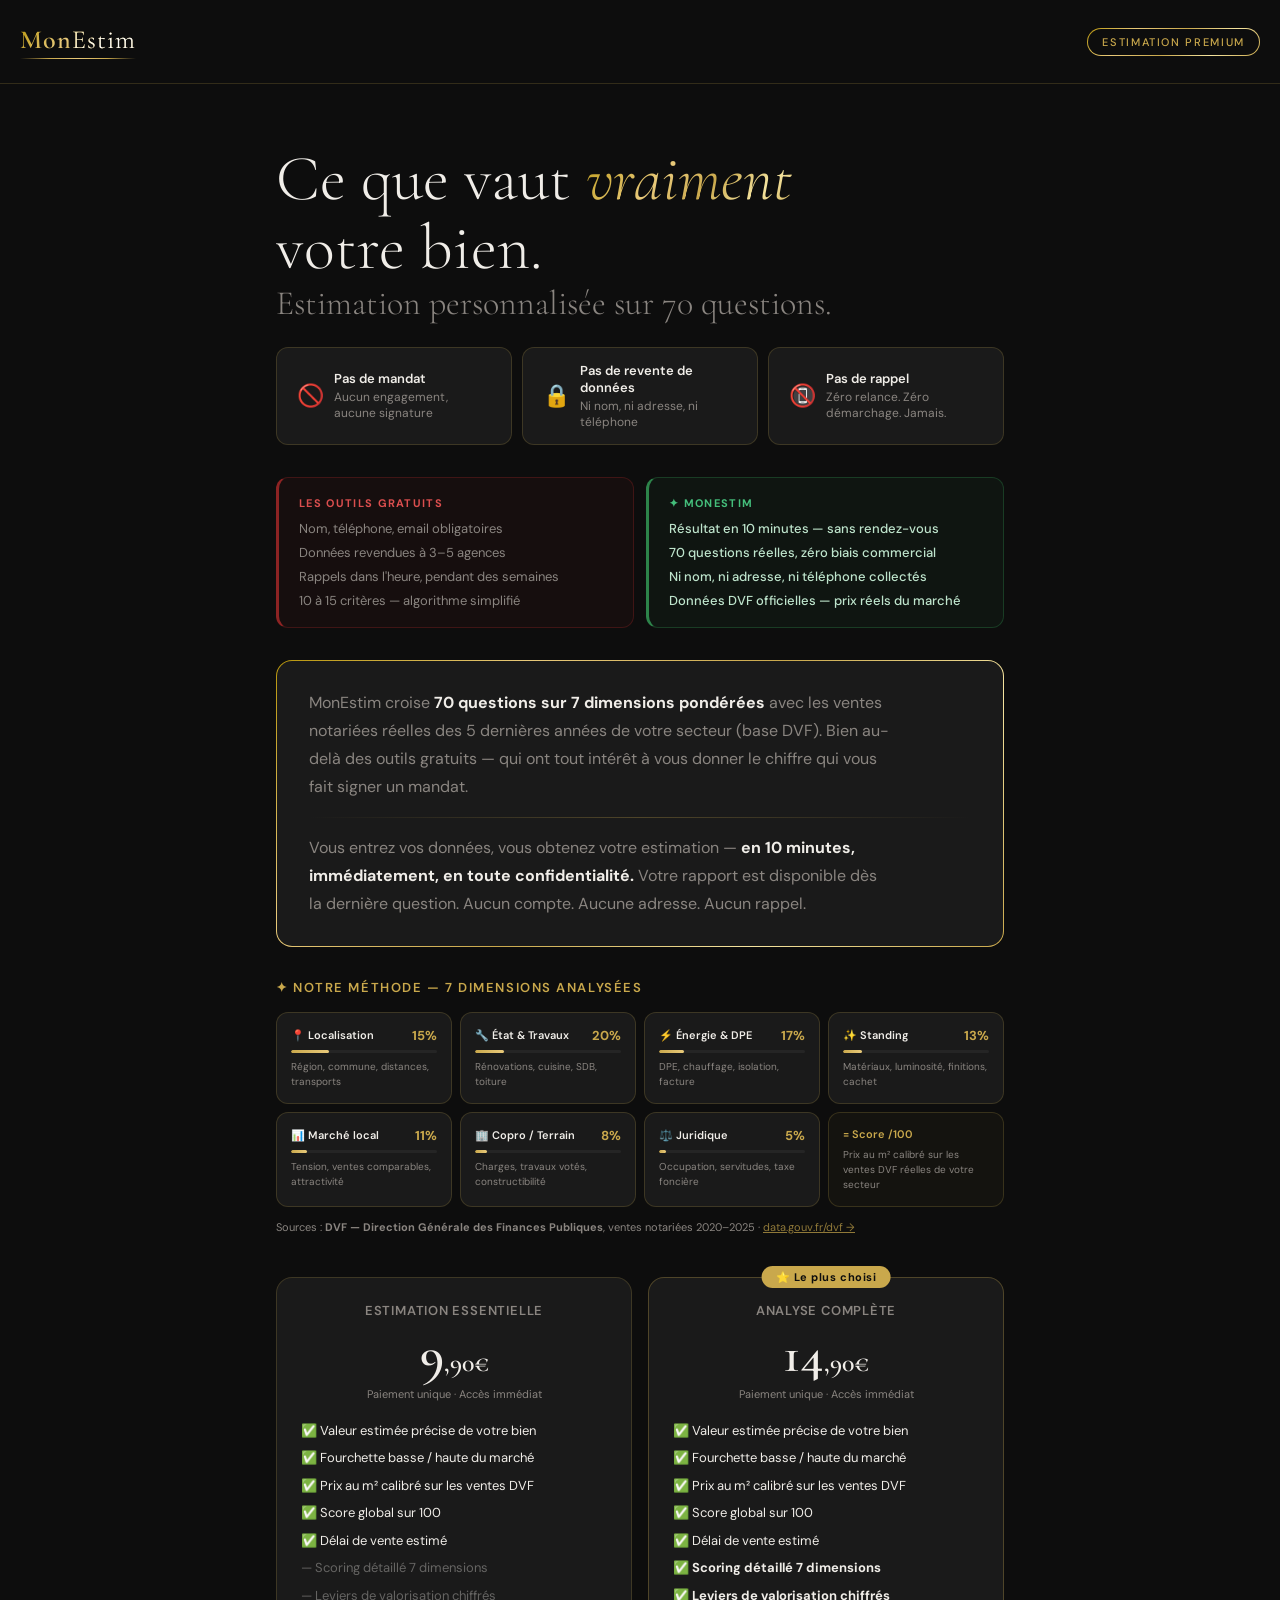
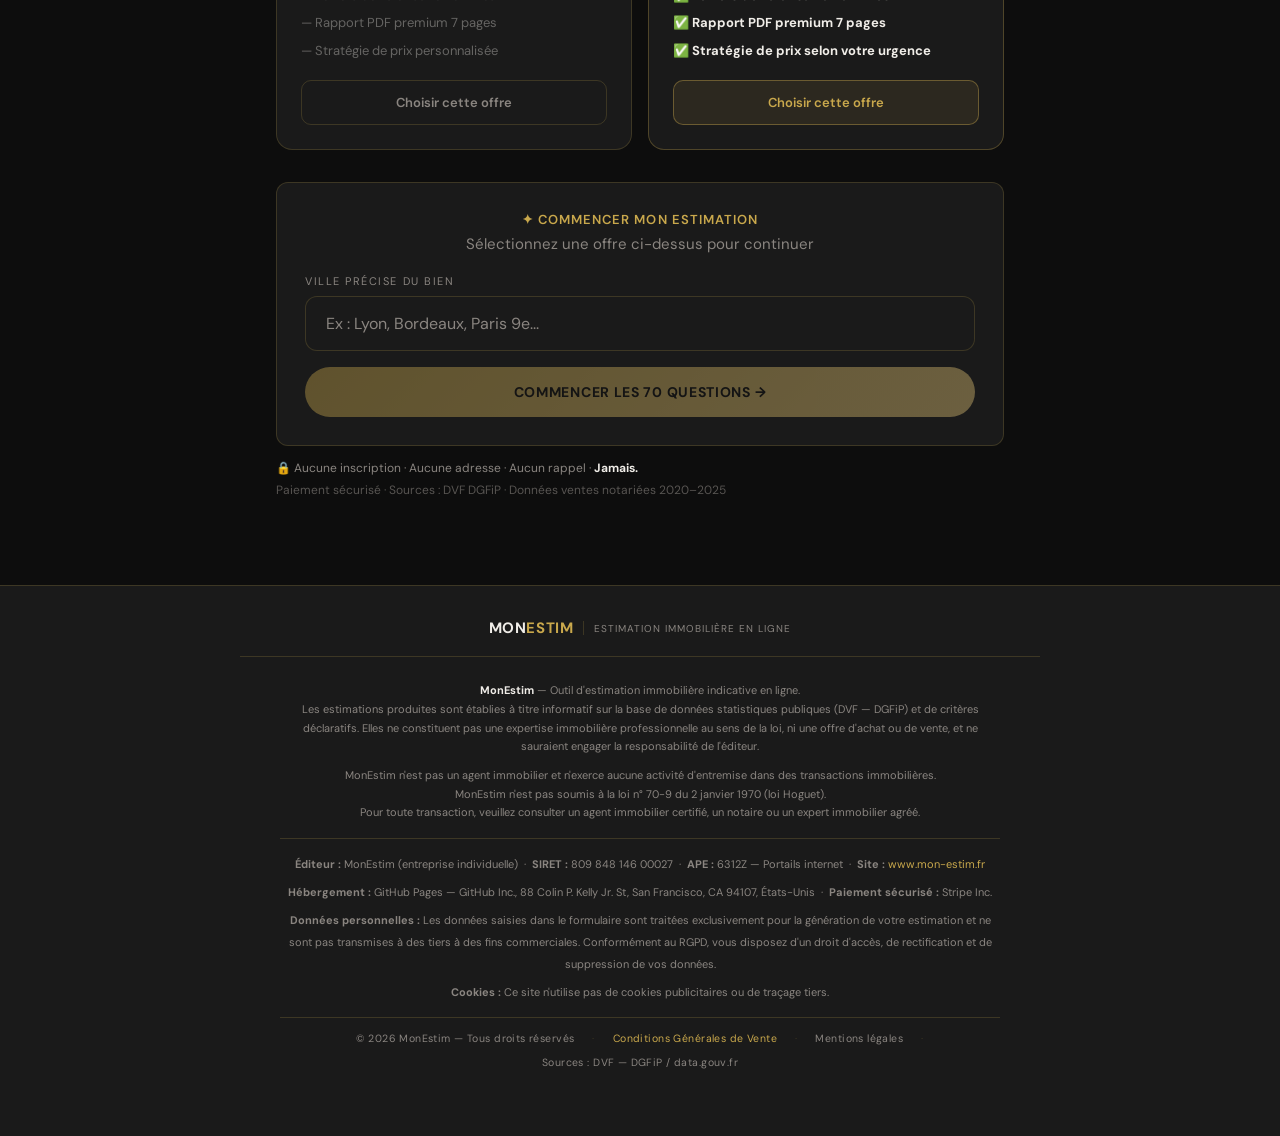
<file: index.html>
<!DOCTYPE html>
<html lang="fr">
<head>
<meta charset="UTF-8">
<meta name="viewport" content="width=device-width, initial-scale=1.0, viewport-fit=cover">
<title>MonEstim — Estimez votre bien</title>
<link href="https://fonts.googleapis.com/css2?family=Cormorant+Garamond:ital,wght@0,300;0,400;0,600;1,300;1,400&family=DM+Sans:wght@300;400;500&display=swap" rel="stylesheet">
<style>

  /* ── Reset marges iframe ── */
  html, body {
    margin: 0 !important;
    padding: 0 !important;
    overflow-x: hidden;
    background: #0D0D0D !important;
    width: 100%;
    max-width: 100%;
  }
  html {
    background: #0D0D0D !important;
    height: auto;
    min-height: 100vh;
  }
  body {
    background: #0D0D0D !important;
    height: auto;
    min-height: 100vh;
  }
  :root {
    --gold: #C9A84C;
    --gold-light: #E8C97A;
    --dark: #0D0D0D;
    --dark-2: #1A1A1A;
    --dark-3: #252525;
    --bg-card: #1A1A1A;
    --text: #F0EDE8;
    --text-muted: #8A8580;
    --border: rgba(201,168,76,0.2);
    --radius: 12px;
  }

  * { margin: 0; padding: 0; box-sizing: border-box; }

  body {
    font-family: 'DM Sans', sans-serif;
    background: var(--dark);
    color: var(--text);
    overflow-x: hidden;
  }

  /* Background texture */
  body::before {
    content: '';
    position: fixed;
    inset: 0;
    width: 100%;
    height: 100%;
    background:
      radial-gradient(ellipse 80% 60% at 20% 10%, rgba(201,168,76,0.06) 0%, transparent 60%),
      radial-gradient(ellipse 60% 80% at 80% 90%, rgba(201,168,76,0.04) 0%, transparent 60%);
    pointer-events: none;
    z-index: 0;
  }

  .app { position: relative; z-index: 1; height: auto; min-height: 100vh; background: var(--dark); width: 100%; box-sizing: border-box; overflow-x: hidden; padding-bottom: 24px; }

  header {
    display: flex;
    align-items: center;
    justify-content: space-between;
    padding: 24px 40px;
    border-bottom: 1px solid var(--border);
  }

  .logo {
    font-family: 'Cormorant Garamond', serif;
    font-size: 26px;
    font-weight: 600;
    letter-spacing: 0.04em;
    background: linear-gradient(135deg, #B8960C 0%, #E8C97A 40%, #C9A84C 60%, #F5E4A0 80%, #C9A84C 100%);
    -webkit-background-clip: text;
    -webkit-text-fill-color: transparent;
    background-clip: text;
    position: relative;
  }

  .logo span {
    font-weight: 300;
    background: linear-gradient(135deg, #E8D8A0 0%, #FFFFFF 50%, #F0EDE8 100%);
    -webkit-background-clip: text;
    -webkit-text-fill-color: transparent;
    background-clip: text;
  }

  .logo::after {
    content: '';
    display: block;
    height: 1px;
    background: linear-gradient(90deg, transparent, #C9A84C, #E8C97A, #C9A84C, transparent);
    margin-top: 3px;
    border-radius: 1px;
  }

  .header-badge {
    font-size: 11px;
    font-weight: 500;
    letter-spacing: 0.15em;
    text-transform: uppercase;
    background: linear-gradient(135deg, #B8960C 0%, #E8C97A 40%, #C9A84C 60%, #F5E4A0 80%, #C9A84C 100%);
    -webkit-background-clip: text;
    -webkit-text-fill-color: transparent;
    background-clip: text;
    border: 1px solid transparent;
    background-image: linear-gradient(var(--dark), var(--dark)), linear-gradient(135deg, #B8960C, #E8C97A, #C9A84C, #F5E4A0, #C9A84C);
    background-origin: border-box;
    background-clip: padding-box, border-box;
    -webkit-background-clip: padding-box, border-box;
    -webkit-text-fill-color: unset;
    color: #C9A84C;
    padding: 6px 14px;
    border-radius: 100px;
  }

  .progress-bar-wrap {
    padding: 12px 40px 14px;
    background: var(--dark-2);
    border-bottom: 1px solid var(--border);
  }

  .progress-info {
    display: flex;
    justify-content: space-between;
    align-items: center;
    margin-bottom: 10px;
  }

  .progress-label {
    font-size: 12px;
    color: var(--gold);
    letter-spacing: 0.1em;
    text-transform: uppercase;
    font-weight: 600;
  }

  .progress-count {
    font-family: 'Cormorant Garamond', serif;
    font-size: 18px;
    color: var(--gold);
  }

  .progress-track {
    height: 5px;
    background: rgba(255,255,255,0.06);
    border-radius: 4px;
    overflow: hidden;
  }

  .progress-fill {
    height: 100%;
    background: linear-gradient(90deg, #B8960C, #E8C97A, #C9A84C);
    border-radius: 4px;
    transition: width 0.5s cubic-bezier(.4,0,.2,1);
  }

  main {
    max-width: 760px;
    margin: 0 auto;
    padding: 60px 24px;
  }

  .screen { display: none; animation: fadeIn 0.4s ease; }
  .screen.active { display: block; }

  @keyframes fadeIn {
    from { opacity: 0; transform: translateY(12px); }
    to { opacity: 1; transform: translateY(0); }
  }

  .anti-agency-banner {
    display: flex;
    flex-wrap: wrap;
    gap: 8px;
    margin-bottom: 36px;
    animation: fadeIn 0.5s ease;
  }

  .anti-badge {
    display: inline-flex;
    align-items: center;
    gap: 6px;
    background: rgba(255,255,255,0.04);
    border: 1px solid rgba(255,255,255,0.12);
    border-radius: 100px;
    padding: 6px 14px;
    font-size: 12px;
    font-weight: 500;
    color: var(--text);
    letter-spacing: 0.02em;
    white-space: nowrap;
  }

  .intro-title {
    font-family: 'Cormorant Garamond', serif;
    font-size: clamp(40px, 6vw, 64px);
    font-weight: 300;
    line-height: 1.08;
    margin-bottom: 24px;
    animation: fadeIn 0.6s ease 0.1s both;
  }

  .intro-title em {
    font-style: italic;
    background: linear-gradient(135deg, #B8960C 0%, #E8C97A 40%, #C9A84C 60%, #F5E4A0 80%, #C9A84C 100%);
    -webkit-background-clip: text;
    -webkit-text-fill-color: transparent;
    background-clip: text;
  }

  .intro-title .title-sub {
    display: block;
    font-size: clamp(22px, 3vw, 34px);
    color: var(--text-muted);
    font-style: normal;
    margin-top: 4px;
  }

  .intro-desc {
    font-size: 16px;
    line-height: 1.75;
    color: var(--text-muted);
    max-width: 580px;
    margin-bottom: 40px;
    animation: fadeIn 0.6s ease 0.2s both;
  }

  .intro-desc strong { color: var(--text); }

  .stat-choc-block {
    margin-bottom: 32px;
    animation: fadeIn 0.6s ease 0.15s both;
  }
  .stat-choc-inner {
    display: flex;
    align-items: flex-start;
    gap: 20px;
    background: rgba(255,80,80,0.06);
    border: 1px solid rgba(255,80,80,0.2);
    border-left: 4px solid rgba(255,80,80,0.6);
    border-radius: 14px;
    padding: 22px 24px;
  }
  .stat-choc-number {
    font-family: 'Cormorant Garamond', serif;
    font-size: 56px;
    font-weight: 700;
    line-height: 1;
    color: rgba(255,100,100,0.9);
    flex-shrink: 0;
    margin-top: -4px;
  }
  .stat-choc-text {
    font-size: 14px;
    line-height: 1.7;
    color: var(--text-muted);
  }
  .stat-choc-text strong { color: var(--text); }
  .stat-choc-text em { color: var(--gold-light); font-style: italic; }

  .brutal-compare {
    display: grid;
    grid-template-columns: 1fr 1fr 1fr;
    gap: 12px;
    margin-bottom: 32px;
    animation: fadeIn 0.6s ease 0.25s both;
  }
  .brutal-col {
    border-radius: 14px;
    padding: 22px 24px;
  }
  .brutal-bad {
    background: rgba(255,60,60,0.05);
    border: 1px solid rgba(255,60,60,0.25);
    border-top: 3px solid rgba(220,50,50,0.7);
  }
  .brutal-orange {
    background: rgba(255,150,30,0.05);
    border: 1px solid rgba(255,150,30,0.25);
    border-top: 3px solid rgba(240,130,20,0.7);
  }
  .brutal-good {
    background: rgba(60,180,100,0.06);
    border: 1px solid rgba(60,180,100,0.3);
    border-top: 3px solid rgba(60,180,100,0.8);
    position: relative;
    overflow: hidden;
  }
  .brutal-label {
    font-size: 11px;
    font-weight: 700;
    letter-spacing: 0.14em;
    text-transform: uppercase;
    margin-bottom: 16px;
  }
  .brutal-label-bad { color: rgba(255,80,80,0.9); }
  .brutal-label-orange { color: rgba(255,150,30,0.95); }
  .brutal-label-good { color: rgba(60,210,110,0.95); }
  .brutal-list {
    list-style: none;
    display: flex;
    flex-direction: column;
    gap: 10px;
  }
  .brutal-list li {
    font-size: 13px;
    line-height: 1.4;
    color: var(--text-muted);
    padding-left: 4px;
  }
  .brutal-good .brutal-list li {
    color: rgba(200,240,215,0.95);
  }

  /* VS block */
  .vs-block {
    display: grid;
    grid-template-columns: 1fr 1fr;
    gap: 12px;
    margin-bottom: 40px;
    animation: fadeIn 0.6s ease 0.3s both;
  }

  .vs-col {
    border-radius: 14px;
    padding: 22px 24px;
  }

  .vs-bad {
    background: rgba(255,80,80,0.05);
    border: 1px solid rgba(255,80,80,0.15);
  }

  .vs-good {
    background: rgba(201,168,76,0.07);
    border: 1px solid rgba(201,168,76,0.3);
    position: relative;
    overflow: hidden;
  }

  .vs-good::before {
    content: '';
    position: absolute;
    top: 0; left: 0; right: 0;
    height: 2px;
    background: linear-gradient(90deg, var(--gold), var(--gold-light));
  }

  .vs-label {
    font-size: 11px;
    font-weight: 700;
    letter-spacing: 0.15em;
    text-transform: uppercase;
    margin-bottom: 14px;
  }

  .vs-label-bad { color: rgba(255,100,100,0.8); }
  .vs-label-good { color: var(--gold); }

  .vs-list {
    list-style: none;
    display: flex;
    flex-direction: column;
    gap: 9px;
  }

  .vs-list li {
    font-size: 13px;
    line-height: 1.4;
    color: var(--text-muted);
  }

  .vs-good .vs-list li { color: var(--text); }

  /* Features */
  .intro-features {
    display: grid;
    grid-template-columns: repeat(3, 1fr);
    gap: 12px;
    margin-bottom: 40px;
    animation: fadeIn 0.6s ease 0.4s both;
  }

  .intro-feature {
    background: var(--dark-2);
    border: 1px solid var(--border);
    border-radius: var(--radius);
    padding: 20px;
    transition: border-color 0.2s;
  }

  .intro-feature:hover { border-color: rgba(201,168,76,0.4); }

  .intro-feature-icon { font-size: 22px; margin-bottom: 10px; }
  .intro-feature-title { font-size: 13px; font-weight: 600; margin-bottom: 5px; }
  .intro-feature-desc { font-size: 12px; color: var(--text-muted); line-height: 1.5; }

  /* CTA block */
  .cta-block {
    display: flex;
    align-items: flex-end;
    gap: 14px;
    flex-wrap: wrap;
    margin-bottom: 16px;
    animation: fadeIn 0.6s ease 0.5s both;
  }

  .cta-city-wrap {
    display: flex;
    flex-direction: column;
    gap: 8px;
    flex: 1;
    min-width: 220px;
  }

  .cta-label {
    font-size: 11px;
    text-transform: uppercase;
    letter-spacing: 0.14em;
    color: var(--text-muted);
  }

  .btn-cta-main {
    font-size: 14px;
    padding: 16px 20px;
    white-space: normal;
    text-align: center;
    width: 100%;
    box-sizing: border-box;
    justify-content: center;
  }

  .cta-reassurance {
    font-size: 12px;
    color: var(--text-muted);
    line-height: 1.8;
    animation: fadeIn 0.6s ease 0.6s both;
  }

  .cta-reassurance strong { color: var(--text); }

  .intro-eyebrow {
    font-size: 11px;
    letter-spacing: 0.2em;
    text-transform: uppercase;
    color: var(--gold);
    margin-bottom: 20px;
  }

  .pricing-block {
    display: grid;
    grid-template-columns: 1fr 1fr;
    gap: 16px;
    margin: 32px 0;
  }

  .pricing-card {
    background: var(--dark-2);
    border: 1px solid var(--border);
    border-radius: 16px;
    padding: 24px;
    cursor: pointer;
    transition: border-color 0.2s, transform 0.15s;
    position: relative;
    user-select: none;
    touch-action: manipulation;
    -webkit-tap-highlight-color: transparent;
  }

  .pricing-card:hover { border-color: rgba(201,168,76,0.4); transform: translateY(-2px); }

  .pricing-card.selected {
    border-color: var(--gold);
    background: rgba(201,168,76,0.06);
    box-shadow: 0 0 0 1px rgba(201,168,76,0.3);
  }

  .pricing-card-premium {
    border-color: rgba(201,168,76,0.3);
  }

  .pricing-badge-top {
    position: absolute;
    top: -12px;
    left: 50%;
    transform: translateX(-50%);
    background: var(--gold);
    color: #0D0D0D;
    font-size: 11px;
    font-weight: 700;
    padding: 4px 14px;
    border-radius: 20px;
    letter-spacing: 0.05em;
    white-space: nowrap;
  }

  .pricing-card-header { margin-bottom: 20px; text-align: center; }

  .pricing-name {
    font-size: 13px;
    font-weight: 600;
    letter-spacing: 0.06em;
    text-transform: uppercase;
    color: var(--text-muted);
    margin-bottom: 10px;
  }

  .pricing-price {
    font-family: 'Cormorant Garamond', serif;
    font-size: 52px;
    font-weight: 600;
    color: var(--text);
    line-height: 1;
    margin-bottom: 6px;
  }

  .pricing-cents { font-size: 26px; }

  .pricing-desc {
    font-size: 11px;
    color: var(--text-muted);
  }

  .pricing-features {
    list-style: none;
    padding: 0;
    margin: 0 0 20px 0;
    font-size: 13px;
    line-height: 1.5;
    display: flex;
    flex-direction: column;
    gap: 8px;
  }

  .pricing-feature-muted { opacity: 0.35; }

  .pricing-select-btn {
    text-align: center;
    padding: 13px;
    border-radius: 10px;
    font-size: 13px;
    font-weight: 600;
    border: 1px solid var(--border);
    color: var(--text-muted);
    transition: all 0.2s;
  }

  .pricing-card.selected .pricing-select-btn {
    background: var(--gold);
    color: #0D0D0D;
    border-color: var(--gold);
  }

  .pricing-select-premium {
    background: rgba(201,168,76,0.1);
    border-color: rgba(201,168,76,0.4);
    color: var(--gold);
  }

  .pricing-card.selected .pricing-select-premium {
    background: var(--gold);
    color: #0D0D0D;
  }

  .guarantee-block {
    display: flex;
    flex-direction: column;
    gap: 12px;
    margin: 24px 0;
    padding: 20px 24px;
    background: var(--dark-2);
    border: 1px solid var(--border);
    border-radius: 14px;
  }

  .guarantee-item {
    display: flex;
    align-items: center;
    gap: 14px;
    font-size: 13px;
    line-height: 1.5;
  }

  .guarantee-icon { font-size: 22px; flex-shrink: 0; }
  .guarantee-item strong { color: var(--text); }
  .guarantee-item span { color: var(--text-muted); }

  /* pricing-block 1 col sur mobile — géré par les breakpoints responsive ci-dessous */

  .section-card {
    background: var(--dark-2);
    border: 1px solid rgba(201,168,76,0.25);
    border-radius: 16px;
    padding: 24px 28px;
    margin-bottom: 28px;
    position: relative;
    overflow: hidden;
    animation: fadeIn 0.4s ease;
  }

  .section-card::before {
    content: '';
    position: absolute;
    top: 0; left: 0; right: 0;
    height: 2px;
    background: linear-gradient(90deg, var(--gold), transparent);
  }

  .section-card-header {
    display: flex;
    align-items: center;
    justify-content: space-between;
    margin-bottom: 14px;
  }

  .section-card-title {
    font-size: 13px;
    font-weight: 600;
    color: var(--gold);
    letter-spacing: 0.08em;
    text-transform: uppercase;
  }

  .section-card-badge {
    font-size: 11px;
    font-weight: 700;
    background: rgba(201,168,76,0.12);
    border: 1px solid rgba(201,168,76,0.3);
    border-radius: 20px;
    padding: 3px 10px;
    color: var(--gold);
    letter-spacing: 0.05em;
  }

  .section-card-why {
    font-size: 13px;
    line-height: 1.7;
    color: var(--text-muted);
    margin-bottom: 14px;
  }

  .section-card-why strong { color: var(--text); }

  .section-card-weight {
    display: flex;
    align-items: center;
    gap: 10px;
  }

  .section-weight-label {
    font-size: 11px;
    color: var(--text-muted);
    white-space: nowrap;
  }

  .section-weight-bar-wrap {
    flex: 1;
    height: 4px;
    background: var(--dark-3);
    border-radius: 2px;
    overflow: hidden;
  }

  .section-weight-bar {
    height: 100%;
    border-radius: 2px;
    background: linear-gradient(90deg, var(--gold), var(--gold-light));
    transition: width 0.8s ease;
  }

  .section-weight-pct {
    font-size: 13px;
    font-weight: 700;
    color: var(--gold);
    min-width: 32px;
    text-align: right;
  }

  .methode-block {
    margin-bottom: 40px;
    animation: fadeIn 0.6s ease 0.35s both;
  }

  .methode-title {
    font-size: 13px;
    font-weight: 600;
    letter-spacing: 0.12em;
    text-transform: uppercase;
    color: var(--gold);
    margin-bottom: 16px;
  }

  .methode-grid {
    display: grid;
    grid-template-columns: repeat(4, 1fr);
    gap: 8px;
  }

  .methode-item {
    background: var(--dark-2);
    border: 1px solid var(--border);
    border-radius: 12px;
    padding: 14px;
    transition: border-color 0.2s;
  }

  .methode-item:hover { border-color: rgba(201,168,76,0.35); }

  .methode-item-top {
    display: flex;
    align-items: center;
    justify-content: space-between;
    margin-bottom: 6px;
  }

  .methode-item-name {
    font-size: 11px;
    font-weight: 600;
    color: var(--text);
  }

  .methode-item-pct {
    font-size: 13px;
    font-weight: 700;
    color: var(--gold);
  }

  .methode-item-bar {
    height: 3px;
    background: var(--dark-3);
    border-radius: 2px;
    overflow: hidden;
    margin-bottom: 6px;
  }

  .methode-item-fill {
    height: 100%;
    border-radius: 2px;
    background: linear-gradient(90deg, var(--gold), var(--gold-light));
  }

  .methode-item-desc {
    font-size: 10px;
    color: var(--text-muted);
    line-height: 1.5;
  }

  .methode-source {
    margin-top: 12px;
    font-size: 11px;
    color: var(--text-muted);
    line-height: 1.6;
  }



  .insight-card {
    background: var(--dark-2);
    border-radius: 16px;
    overflow: hidden;
    margin-bottom: 12px;
    animation: fadeIn 0.4s ease;
  }
  .insight-header {
    padding: 18px 24px 14px;
    border-bottom: 1px solid var(--border);
    display: flex;
    align-items: center;
    gap: 12px;
  }
  .insight-section-tag {
    font-size: 11px;
    font-weight: 700;
    letter-spacing: 0.1em;
    text-transform: uppercase;
    color: var(--gold);
    opacity: 0.8;
  }
  .insight-title {
    font-size: 22px;
    font-weight: 600;
    line-height: 1.3;
    padding: 18px 24px 6px;
    color: var(--text);
  }
  .insight-items {
    padding: 4px 24px 20px;
    display: flex;
    flex-direction: column;
    gap: 10px;
  }
  .insight-item {
    display: flex;
    align-items: flex-start;
    gap: 14px;
    padding: 14px 16px;
    background: var(--dark-3);
    border-radius: 12px;
    border-left: 3px solid transparent;
    transition: border-color 0.2s;
  }
  .insight-item.win  { border-left-color: #4CAF7D; }
  .insight-item.cost { border-left-color: #E05252; }
  .insight-item.info { border-left-color: #C9A84C; }
  .insight-item-icon {
    font-size: 22px;
    line-height: 1;
    flex-shrink: 0;
    margin-top: 2px;
  }
  .insight-item-body { flex: 1; }
  .insight-item-title {
    font-size: 14px;
    font-weight: 600;
    margin-bottom: 3px;
  }
  .insight-item.win  .insight-item-title { color: #4CAF7D; }
  .insight-item.cost .insight-item-title { color: #E05252; }
  .insight-item.info .insight-item-title { color: #C9A84C; }
  .insight-item-desc {
    font-size: 12.5px;
    color: var(--text-muted);
    line-height: 1.6;
  }
  .insight-item-stat {
    font-size: 11px;
    color: var(--text-muted);
    opacity: 0.7;
    margin-top: 4px;
    font-style: italic;
  }
  .insight-source {
    font-size: 10.5px;
    color: var(--text-muted);
    opacity: 0.5;
    padding: 0 24px 16px;
  }

  .question-section {
    font-size: 11px;
    letter-spacing: 0.18em;
    text-transform: uppercase;
    color: var(--gold);
    margin-bottom: 12px;
  }

  .question-text {
    font-family: 'Cormorant Garamond', serif;
    font-size: clamp(24px, 4vw, 34px);
    font-weight: 400;
    line-height: 1.25;
    margin-bottom: 10px;
  }

  .question-hint {
    font-size: 13px;
    color: var(--text-muted);
    margin-bottom: 36px;
    line-height: 1.5;
  }

  /* Options grid */
  .options-grid {
    display: grid;
    gap: 10px;
    margin-bottom: 36px;
  }

  .options-grid.cols-2 { grid-template-columns: 1fr 1fr; }
  .options-grid.cols-3 { grid-template-columns: 1fr 1fr 1fr; }
  .options-grid.cols-1 { grid-template-columns: 1fr; }

  .option-btn {
    background: var(--dark-2);
    border: 1px solid var(--border);
    border-radius: var(--radius);
    padding: 16px 20px;
    color: var(--text);
    font-family: 'DM Sans', sans-serif;
    font-size: 14px;
    cursor: pointer;
    transition: all 0.2s ease;
    text-align: left;
    display: flex;
    align-items: center;
    gap: 12px;
  }

  .option-btn:hover {
    border-color: var(--gold);
    background: rgba(201,168,76,0.08);
  }

  .option-btn.selected {
    border-color: var(--gold);
    background: rgba(201,168,76,0.12);
    color: var(--gold-light);
  }

  .option-icon {
    font-size: 20px;
    min-width: 28px;
    text-align: center;
  }

  .option-label { font-weight: 500; }
  .option-sub { font-size: 11px; color: var(--text-muted); margin-top: 2px; }

  /* Text input */
  .text-input {
    width: 100%;
    background: var(--dark-2);
    border: 1px solid var(--border);
    border-radius: var(--radius);
    padding: 16px 20px;
    color: var(--text);
    font-family: 'DM Sans', sans-serif;
    font-size: 16px;
    outline: none;
    transition: border-color 0.2s;
    margin-bottom: 36px;
  }

  .text-input:focus { border-color: var(--gold); }
  .text-input::placeholder { color: var(--text-muted); }

  /* Range input */
  .range-wrap {
    margin-bottom: 36px;
  }

  .range-display {
    font-family: 'Cormorant Garamond', serif;
    font-size: 42px;
    color: var(--gold);
    text-align: center;
    margin-bottom: 16px;
  }

  input[type=range] {
    -webkit-appearance: none;
    width: 100%;
    height: 3px;
    background: var(--dark-3);
    border-radius: 2px;
    outline: none;
  }

  input[type=range]::-webkit-slider-thumb {
    -webkit-appearance: none;
    width: 20px;
    height: 20px;
    border-radius: 50%;
    background: var(--gold);
    cursor: pointer;
    border: 3px solid var(--dark);
    box-shadow: 0 0 0 1px var(--gold);
  }

  .upsell-badge {
    display: inline-block;
    background: linear-gradient(135deg, var(--gold), var(--gold-light));
    color: var(--dark);
    font-size: 10px;
    font-weight: 700;
    letter-spacing: 0.15em;
    text-transform: uppercase;
    padding: 5px 12px;
    border-radius: 100px;
    margin-bottom: 20px;
  }

  .upsell-title {
    font-family: 'Cormorant Garamond', serif;
    font-size: clamp(28px, 4vw, 40px);
    font-weight: 300;
    line-height: 1.2;
    margin-bottom: 16px;
  }

  .upsell-desc {
    font-size: 15px;
    color: var(--text-muted);
    line-height: 1.7;
    margin-bottom: 36px;
    max-width: 540px;
  }

  .upsell-offer {
    background: var(--dark-2);
    border: 1px solid var(--gold);
    border-radius: 16px;
    padding: 32px;
    margin-bottom: 16px;
    position: relative;
    overflow: hidden;
  }

  .upsell-offer::before {
    content: '';
    position: absolute;
    top: 0; left: 0; right: 0;
    height: 2px;
    background: linear-gradient(90deg, var(--gold), var(--gold-light), var(--gold));
  }

  .upsell-offer-name {
    font-family: 'Cormorant Garamond', serif;
    font-size: 22px;
    font-weight: 600;
    margin-bottom: 8px;
    color: var(--gold-light);
  }

  .upsell-offer-price {
    font-family: 'Cormorant Garamond', serif;
    font-size: 48px;
    font-weight: 300;
    color: var(--text);
    margin-bottom: 4px;
  }

  .upsell-offer-price span {
    font-size: 18px;
    color: var(--text-muted);
    text-decoration: line-through;
    margin-left: 8px;
  }

  .upsell-offer-sub {
    font-size: 12px;
    color: var(--text-muted);
    margin-bottom: 24px;
  }

  .upsell-features-list {
    list-style: none;
    display: flex;
    flex-direction: column;
    gap: 10px;
    margin-bottom: 28px;
  }

  .upsell-features-list li {
    display: flex;
    align-items: center;
    gap: 10px;
    font-size: 14px;
  }

  .upsell-features-list li::before {
    content: '✦';
    color: var(--gold);
    font-size: 10px;
    min-width: 16px;
  }

  .result-eyebrow {
    font-size: 11px;
    letter-spacing: 0.2em;
    text-transform: uppercase;
    color: var(--gold);
    margin-bottom: 16px;
  }

  .result-title {
    font-family: 'Cormorant Garamond', serif;
    font-size: clamp(28px, 4vw, 40px);
    font-weight: 300;
    margin-bottom: 36px;
  }

  .result-value-card {
    background: var(--dark-2);
    border: 1px solid var(--border);
    border-radius: 16px;
    padding: 36px;
    text-align: center;
    margin-bottom: 24px;
    position: relative;
    overflow: hidden;
  }

  .result-value-card::before {
    content: '';
    position: absolute;
    top: 0; left: 0; right: 0;
    height: 2px;
    background: linear-gradient(90deg, transparent, var(--gold), transparent);
  }

  .result-value-label {
    font-size: 11px;
    letter-spacing: 0.2em;
    text-transform: uppercase;
    color: var(--text-muted);
    margin-bottom: 12px;
  }

  .result-value {
    font-family: 'Cormorant Garamond', serif;
    font-size: clamp(48px, 8vw, 72px);
    font-weight: 300;
    color: var(--gold-light);
    line-height: 1;
    margin-bottom: 8px;
  }

  .result-range {
    font-size: 13px;
    color: var(--text-muted);
  }

  .result-grid {
    display: grid;
    grid-template-columns: 1fr 1fr;
    gap: 12px;
    margin-bottom: 32px;
  }

  .result-metric {
    background: var(--dark-2);
    border: 1px solid var(--border);
    border-radius: var(--radius);
    padding: 20px;
  }

  .result-metric-label {
    font-size: 11px;
    text-transform: uppercase;
    letter-spacing: 0.12em;
    color: var(--text-muted);
    margin-bottom: 6px;
  }

  .result-metric-value {
    font-family: 'Cormorant Garamond', serif;
    font-size: 26px;
    font-weight: 400;
    color: var(--text);
  }

  .result-metric-sub {
    font-size: 11px;
    color: var(--text-muted);
    margin-top: 2px;
  }

  .score-bar-wrap { margin-bottom: 32px; }

  .score-bar-label {
    display: flex;
    justify-content: space-between;
    font-size: 12px;
    color: var(--text-muted);
    margin-bottom: 6px;
  }

  .score-bar-track {
    height: 6px;
    background: var(--dark-3);
    border-radius: 3px;
    overflow: hidden;
    margin-bottom: 12px;
  }

  .score-bar-fill {
    height: 100%;
    border-radius: 3px;
    background: linear-gradient(90deg, var(--gold), var(--gold-light));
    transition: width 1s cubic-bezier(.4,0,.2,1) 0.3s;
  }

  .blurred-section {
    position: relative;
    margin-bottom: 32px;
  }

  .blurred-content {
    filter: blur(6px);
    user-select: none;
    pointer-events: none;
  }

  .blur-overlay {
    position: absolute;
    inset: 0;
    display: flex;
    flex-direction: column;
    align-items: center;
    justify-content: center;
    background: rgba(13,13,13,0.5);
    border-radius: var(--radius);
    text-align: center;
    padding: 24px;
  }

  .blur-overlay-title {
    font-family: 'Cormorant Garamond', serif;
    font-size: 22px;
    margin-bottom: 8px;
  }

  .blur-overlay-desc {
    font-size: 13px;
    color: var(--text-muted);
    margin-bottom: 16px;
  }

  .btn-primary {
    display: inline-flex;
    align-items: center;
    gap: 10px;
    background: linear-gradient(135deg, var(--gold), var(--gold-light));
    color: var(--dark);
    font-family: 'DM Sans', sans-serif;
    font-size: 14px;
    font-weight: 700;
    letter-spacing: 0.05em;
    padding: 16px 32px;
    border-radius: 100px;
    border: none;
    cursor: pointer;
    transition: all 0.2s ease;
    text-transform: uppercase;
  }

  .btn-primary:hover {
    transform: translateY(-2px);
    box-shadow: 0 8px 24px rgba(201,168,76,0.3);
  }

  .btn-secondary {
    display: inline-flex;
    align-items: center;
    gap: 10px;
    background: transparent;
    color: var(--text-muted);
    font-family: 'DM Sans', sans-serif;
    font-size: 13px;
    font-weight: 400;
    padding: 12px 24px;
    border-radius: 100px;
    border: 1px solid var(--border);
    cursor: pointer;
    transition: all 0.2s ease;
  }

  .btn-secondary:hover {
    color: var(--text);
    border-color: rgba(201,168,76,0.4);
  }

  .btn-ghost {
    background: none;
    border: none;
    color: var(--text-muted);
    font-size: 13px;
    cursor: pointer;
    padding: 8px;
    transition: color 0.2s;
  }

  .btn-ghost:hover { color: var(--text); }

  .nav-btns {
    display: flex;
    align-items: center;
    justify-content: space-between;
    margin-top: 8px;
  }

  .modal-overlay {
    display: none;
    position: fixed;
    inset: 0;
    background: rgba(0,0,0,0.85);
    z-index: 100;
    align-items: center;
    justify-content: center;
    padding: 24px;
  }

  .modal-overlay.open { display: flex; }

  .modal {
    background: var(--dark-2);
    border: 1px solid var(--border);
    border-radius: 20px;
    padding: 40px;
    max-width: 460px;
    width: 100%;
    position: relative;
    animation: fadeIn 0.3s ease;
  }

  .modal-close {
    position: absolute;
    top: 16px; right: 16px;
    background: none;
    border: none;
    color: var(--text-muted);
    font-size: 20px;
    cursor: pointer;
  }

  .modal-title {
    font-family: 'Cormorant Garamond', serif;
    font-size: 28px;
    margin-bottom: 8px;
  }

  .modal-sub {
    font-size: 13px;
    color: var(--text-muted);
    margin-bottom: 28px;
  }

  .form-group {
    margin-bottom: 16px;
  }

  .form-label {
    display: block;
    font-size: 11px;
    text-transform: uppercase;
    letter-spacing: 0.12em;
    color: var(--text-muted);
    margin-bottom: 6px;
  }

  .form-input {
    width: 100%;
    background: var(--dark-3);
    border: 1px solid var(--border);
    border-radius: 8px;
    padding: 12px 16px;
    color: var(--text);
    font-family: 'DM Sans', sans-serif;
    font-size: 14px;
    outline: none;
    transition: border-color 0.2s;
  }

  .form-input:focus { border-color: var(--gold); }

  .form-row { display: grid; grid-template-columns: 1fr 1fr; gap: 12px; }

  .secure-badge {
    display: flex;
    align-items: center;
    gap: 6px;
    font-size: 11px;
    color: var(--text-muted);
    margin-top: 12px;
    justify-content: center;
  }

  .legal-banner {
    background: rgba(201,168,76,0.06);
    border: 1px solid var(--border);
    border-radius: 8px;
    padding: 12px 16px;
    font-size: 11px;
    color: var(--text-muted);
    line-height: 1.6;
    margin-bottom: 28px;
  }
  .legal-banner strong { color: var(--text); }
  .legal-footer {
    border-top: 1px solid var(--border);
    padding: 24px 40px;
    font-size: 11px;
    color: var(--text-muted);
    line-height: 1.7;
    text-align: center;
    max-width: 800px;
    margin: 0 auto;
  }
  .data-source-badge {
    display: inline-flex;
    align-items: center;
    gap: 6px;
    background: rgba(201,168,76,0.08);
    border: 1px solid var(--border);
    border-radius: 100px;
    padding: 4px 12px;
    font-size: 10px;
    color: var(--text-muted);
    letter-spacing: 0.08em;
  }

  /* ════════════════════════════════════════════════════════════════════
     RESPONSIVE — Architecture mobile-first complète
     Breakpoints :
       xs  : < 480px    → iPhone SE, Android compact
       sm  : 480-639px  → iPhone standard, grands Android
       md  : 640-767px  → iPhone Pro Max
       lg  : 768-1023px → iPad, iPad Mini, tablettes Android
       xl  : 1024-1279px → iPad Pro, petits laptops
     Safe area : notch iPhone / Dynamic Island
  ════════════════════════════════════════════════════════════════════ */

  /* ── Touch global : supprimer délai 300ms sur tous éléments cliquables ── */
  a, button, .option-btn, .pricing-card, .pricing-select-btn, [onclick] {
    touch-action: manipulation;
    -webkit-tap-highlight-color: transparent;
    cursor: pointer;
  }

  /* ── iOS : empêcher le zoom auto sur focus input (font-size < 16px) ── */
  input, textarea, select {
    font-size: 16px !important;
    -webkit-text-size-adjust: 100%;
  }

  /* ── Bouton suivant : touch de base ── */
  #btn-next { touch-action: manipulation; cursor: pointer; }

  /* ══════════════════════════════════════════════════════
     XS — iPhone SE, petits Android  (< 480px)
  ══════════════════════════════════════════════════════ */
  @media (max-width: 479px) {
    header { padding: 12px 16px; }
    .logo { font-size: 17px; }
    .header-badge { font-size: 9px; padding: 3px 8px; }
    .progress-bar-wrap { padding: 9px 16px; }
    main { padding: 24px 14px 80px; }
    .intro-title { font-size: 28px; line-height: 1.2; }
    .intro-title .title-sub { font-size: 18px; }
    .intro-desc { font-size: 13px; }
    .anti-badge { font-size: 10px; padding: 4px 10px; }
    .methode-grid { grid-template-columns: repeat(2, 1fr); }
    .brutal-compare { grid-template-columns: 1fr; gap: 8px; }
    .brutal-col { padding: 14px 16px; }
    .stat-choc-number { font-size: 38px; }
    .pricing-block { grid-template-columns: 1fr; gap: 12px; }
    .pricing-card { padding: 18px 16px; }
    .pricing-price { font-size: 34px; }
    .pricing-features { font-size: 13px; }
    .btn-cta-main { font-size: 14px; padding: 15px 20px; width: 100%; }
    .question-text { font-size: 17px !important; line-height: 1.4; }
    .options-grid { grid-template-columns: 1fr; gap: 8px; }
    .options-grid.cols-2 { grid-template-columns: 1fr; }
    .options-grid.cols-3 { grid-template-columns: 1fr; }
    .option-btn { padding: 13px 16px; font-size: 13px; }
    .section-card { padding: 16px 14px; }
    .section-card-title { font-size: 13px; }
    #btn-next {
      position: static !important;
      width: 100% !important;
      margin-top: 14px;
      box-shadow: 0 4px 16px rgba(0,0,0,0.4);
    }
    .result-value { font-size: 34px !important; }
    .result-grid { grid-template-columns: 1fr; }
    .vs-block { grid-template-columns: 1fr; }
    .form-row { grid-template-columns: 1fr; }
    .cta-block { flex-direction: column; align-items: stretch; }
    .score-bars { gap: 8px; }
    .modal-box { padding: 24px 18px; margin: 12px; }
    .modal-title { font-size: 18px; }
    .cta-reassurance { font-size: 10px; }
    footer { padding: 20px 14px; }
  }

  /* ══════════════════════════════════════════════════════
     SM — iPhone standard, Android  (480px – 639px)
  ══════════════════════════════════════════════════════ */
  @media (min-width: 480px) and (max-width: 639px) {
    header { padding: 14px 20px; }
    .logo { font-size: 18px; }
    .progress-bar-wrap { padding: 10px 20px; }
    main { padding: 32px 20px 80px; }
    .intro-title { font-size: 32px; }
    .intro-title .title-sub { font-size: 20px; }
    .methode-grid { grid-template-columns: repeat(2, 1fr); }
    .brutal-compare { grid-template-columns: 1fr; gap: 10px; }
    .pricing-block { grid-template-columns: 1fr; gap: 12px; }
    .pricing-card { padding: 20px 18px; }
    .btn-cta-main { width: 100%; }
    .question-text { font-size: 18px !important; }
    .options-grid { grid-template-columns: 1fr; gap: 8px; }
    .options-grid.cols-2 { grid-template-columns: 1fr 1fr; }
    .options-grid.cols-3 { grid-template-columns: 1fr 1fr; }
    .option-btn { padding: 14px 16px; font-size: 13px; }
    #btn-next {
      position: static !important;
      width: 100% !important;
      margin-top: 16px;
    }
    .result-grid { grid-template-columns: 1fr; }
    .vs-block { grid-template-columns: 1fr; }
    .form-row { grid-template-columns: 1fr; }
    .cta-block { flex-direction: column; align-items: stretch; }
    .modal-box { padding: 28px 22px; margin: 16px; }
  }

  /* ══════════════════════════════════════════════════════
     MD — iPhone Pro Max, grands Android  (640px – 767px)
  ══════════════════════════════════════════════════════ */
  @media (min-width: 640px) and (max-width: 767px) {
    main { padding: 36px 24px 60px; }
    .pricing-block { grid-template-columns: 1fr 1fr; gap: 14px; }
    .pricing-card { padding: 20px 18px; }
    .options-grid.cols-3 { grid-template-columns: 1fr 1fr; }
    #btn-next {
      position: static !important;
      width: 100% !important;
      margin-top: 16px;
    }
    .result-grid { grid-template-columns: 1fr 1fr; }
    .vs-block { grid-template-columns: 1fr; }
  }

  /* ══════════════════════════════════════════════════════
     LG — iPad, iPad Mini, tablettes  (768px – 1023px)
     FIX : bouton grisé iPad — hover CSS inactif sur touch
  ══════════════════════════════════════════════════════ */
  @media (min-width: 768px) and (max-width: 1023px) {
    main { padding: 44px 32px 60px; }
    .pricing-block { grid-template-columns: 1fr 1fr; gap: 16px; }
    .pricing-card { padding: 22px 20px; }
    /* iPad : tap sur la carte doit déclencher le select sans hover */
    .pricing-card { -webkit-tap-highlight-color: transparent; }
    .pricing-card:active {
      border-color: rgba(201,168,76,0.6);
      transform: translateY(-1px);
    }
    .options-grid.cols-2 { grid-template-columns: 1fr 1fr; }
    .options-grid.cols-3 { grid-template-columns: 1fr 1fr; }
    .option-btn { padding: 15px 18px; }
    #btn-next {
      position: static !important;
      width: 100% !important;
      margin-top: 18px;
    }
    .result-grid { grid-template-columns: 1fr 1fr; }
    .brutal-compare { grid-template-columns: 1fr 1fr; gap: 12px; }
    .vs-block { grid-template-columns: 1fr; }
  }

  /* ══════════════════════════════════════════════════════
     XL — iPad Pro 11", petits laptops  (1024px – 1279px)
  ══════════════════════════════════════════════════════ */
  @media (min-width: 1024px) and (max-width: 1279px) {
    main { padding: 48px 40px; max-width: 880px; }
    .pricing-block { grid-template-columns: 1fr 1fr; gap: 20px; }
  }

  /* ══════════════════════════════════════════════════════
     Safe area — iPhone notch / Dynamic Island / Android
  ══════════════════════════════════════════════════════ */
  @supports (padding: max(0px)) {
    header {
      padding-left: max(20px, env(safe-area-inset-left));
      padding-right: max(20px, env(safe-area-inset-right));
    }
    main {
      padding-left: max(16px, env(safe-area-inset-left));
      padding-right: max(16px, env(safe-area-inset-right));
    }
    footer {
      padding-bottom: max(24px, env(safe-area-inset-bottom));
    }
  }

  /* ── Utilities ── */
  .u-card-premium { background:linear-gradient(135deg,rgba(201,168,76,.08),rgba(201,168,76,.02)); border:1px solid rgba(201,168,76,.35); border-radius:var(--radius); padding:28px; text-align:center; margin-bottom:16px; }
  .u-card-premium-soft { background:linear-gradient(135deg,rgba(201,168,76,.06),rgba(201,168,76,.01)); border:1px solid rgba(201,168,76,.25); border-radius:var(--radius); padding:28px; text-align:center; }
  .u-hint-muted { font-size:11px; color:var(--text-muted); margin-top:12px; }
  .u-flex-col { display:flex; flex-direction:column; gap:10px; }
  .u-section-label { font-size:13px; font-weight:600; margin-bottom:16px; color:var(--gold); }
  .btn-test { font-size:11px; cursor:pointer; padding:7px 14px; border-radius:8px; letter-spacing:.03em; }
  .btn-test-default { background:rgba(255,255,255,.05); border:1px solid rgba(255,255,255,.12); color:var(--text-muted); }
  .btn-test-gold { background:rgba(201,168,76,.08); border:1px solid rgba(201,168,76,.25); color:var(--gold); }
  .btn-test-green { background:rgba(76,175,125,.08); border:1px solid rgba(76,175,125,.3); color:rgba(76,210,130,.9); }

  #data-loader {
    position:fixed; inset:0; background:var(--dark); z-index:999;
    display:flex; flex-direction:column; align-items:center; justify-content:center; gap:16px;
  }
  .loader-bar-wrap { width:200px; height:3px; background:rgba(255,255,255,.08); border-radius:3px; overflow:hidden; }
  .loader-bar { height:100%; background:linear-gradient(90deg,#B8960C,#E8C97A,#C9A84C); border-radius:3px; width:0%; transition:width .4s ease; }

  /* ── Bannière reprise session ── */
  #session-resume-banner {
    display: none;
    position: fixed;
    bottom: 24px; left: 50%; transform: translateX(-50%);
    z-index: 600;
    background: var(--dark-2);
    border: 1px solid transparent;
    background-image: linear-gradient(var(--dark-2),var(--dark-2)), linear-gradient(135deg,#B8960C,#E8C97A,#C9A84C);
    background-origin: border-box;
    background-clip: padding-box, border-box;
    border-radius: 14px;
    padding: 16px 24px;
    display: none;
    align-items: center;
    gap: 16px;
    box-shadow: 0 8px 32px rgba(0,0,0,0.5);
    max-width: 480px;
    width: calc(100% - 40px);
    animation: slideUp 0.4s ease;
  }
  @keyframes slideUp {
    from { transform: translateX(-50%) translateY(20px); opacity: 0; }
    to   { transform: translateX(-50%) translateY(0);    opacity: 1; }
  }
  #session-resume-banner p { font-size: 13px; color: var(--text); flex: 1; line-height: 1.4; margin: 0; }
  #session-resume-banner strong { color: var(--gold); }
  .resume-btn-yes {
    background: linear-gradient(135deg,#C9A84C,#E8C97A);
    color: #0D0D0D; border: none; border-radius: 8px;
    padding: 10px 18px; font-size: 13px; font-weight: 600;
    cursor: pointer; white-space: nowrap;
  }
  .resume-btn-no {
    background: none; border: 1px solid rgba(255,255,255,0.1);
    color: var(--text-muted); border-radius: 8px;
    padding: 10px 14px; font-size: 12px; cursor: pointer; white-space: nowrap;
  }

</style>
</head>
<body>

<!-- Bannière reprise session -->
<div id="session-resume-banner">
  <p>Vous avez une session en cours.<br><strong id="resume-question-label">Question 37 / 70</strong> — Reprendre ?</p>
  <button class="resume-btn-yes" onclick="resumeSession()">Reprendre →</button>
  <button class="resume-btn-no" onclick="dismissResume()">Recommencer</button>
</div>


<div id="data-loader">
  <div style="font-family:'Cormorant Garamond',serif;font-size:28px;font-weight:600;
    background:linear-gradient(135deg,#B8960C 0%,#E8C97A 40%,#C9A84C 60%,#F5E4A0 80%,#C9A84C 100%);
    -webkit-background-clip:text;-webkit-text-fill-color:transparent;background-clip:text;">MonEstim</div>
  <div class="loader-bar-wrap"><div class="loader-bar" id="loader-bar"></div></div>
  <p style="font-size:12px;color:#8A8580;letter-spacing:.1em;">Chargement des données…</p>
</div>

<div class="app" id="main-app" style="display:none;">
<header>
    <div class="logo">Mon<span>Estim</span></div>
    <div class="header-badge">Estimation Premium</div>
  </header>

  <main>
<!-- SCREEN: INTRO -->
    <div class="screen active" id="screen-intro">

      <!-- ACCROCHE PRINCIPALE -->
      <h1 class="intro-title">
        Ce que vaut <em>vraiment</em><br>
        votre bien.<br>
        <span class="title-sub">Estimation personnalisée sur 70 questions.</span>
      </h1>

      <!-- ENGAGEMENTS -->
      <div style="display:flex; flex-wrap:wrap; gap:10px; margin-bottom:32px; animation: fadeIn 0.5s ease 0.1s both;">
        <div style="display:flex; align-items:center; gap:10px; background:var(--dark-2); border:1px solid var(--border); border-radius:12px; padding:14px 20px; flex:1; min-width:200px;">
          <span style="font-size:22px">🚫</span>
          <div>
            <div style="font-size:13px; font-weight:600; color:var(--text);">Pas de mandat</div>
            <div style="font-size:12px; color:var(--text-muted); margin-top:2px;">Aucun engagement, aucune signature</div>
          </div>
        </div>
        <div style="display:flex; align-items:center; gap:10px; background:var(--dark-2); border:1px solid var(--border); border-radius:12px; padding:14px 20px; flex:1; min-width:200px;">
          <span style="font-size:22px">🔒</span>
          <div>
            <div style="font-size:13px; font-weight:600; color:var(--text);">Pas de revente de données</div>
            <div style="font-size:12px; color:var(--text-muted); margin-top:2px;">Ni nom, ni adresse, ni téléphone</div>
          </div>
        </div>
        <div style="display:flex; align-items:center; gap:10px; background:var(--dark-2); border:1px solid var(--border); border-radius:12px; padding:14px 20px; flex:1; min-width:200px;">
          <span style="font-size:22px">📵</span>
          <div>
            <div style="font-size:13px; font-weight:600; color:var(--text);">Pas de rappel</div>
            <div style="font-size:12px; color:var(--text-muted); margin-top:2px;">Zéro relance. Zéro démarchage. Jamais.</div>
          </div>
        </div>
      </div>


      <!-- ENCADRÉS DIFFÉRENCIANTS -->
      <div style="display:grid; grid-template-columns:1fr 1fr; gap:12px; margin-bottom:32px; animation: fadeIn 0.6s ease 0.2s both;">
        <div style="background:rgba(255,60,60,0.04); border:1px solid rgba(255,60,60,0.18); border-left:3px solid rgba(220,50,50,0.6); border-radius:12px; padding:18px 20px;">
          <div style="font-size:11px; font-weight:700; letter-spacing:0.12em; text-transform:uppercase; color:rgba(255,90,90,0.85); margin-bottom:10px;">Les outils gratuits</div>
          <ul style="list-style:none; display:flex; flex-direction:column; gap:7px;">
            <li style="font-size:13px; color:var(--text-muted);">Nom, téléphone, email obligatoires</li>
            <li style="font-size:13px; color:var(--text-muted);">Données revendues à 3–5 agences</li>
            <li style="font-size:13px; color:var(--text-muted);">Rappels dans l'heure, pendant des semaines</li>
            <li style="font-size:13px; color:var(--text-muted);">10 à 15 critères — algorithme simplifié</li>
          </ul>
        </div>
        <div style="background:rgba(60,180,100,0.05); border:1px solid rgba(60,180,100,0.25); border-left:3px solid rgba(60,180,100,0.7); border-radius:12px; padding:18px 20px; position:relative; overflow:hidden;">
          <div style="font-size:11px; font-weight:700; letter-spacing:0.12em; text-transform:uppercase; color:rgba(72,200,130,0.95); margin-bottom:10px;">✦ MonEstim</div>
          <ul style="list-style:none; display:flex; flex-direction:column; gap:7px;">
            <li style="font-size:13px; color:rgba(200,240,215,0.95); font-weight:500;">Résultat en 10 minutes — sans rendez-vous</li>
            <li style="font-size:13px; color:rgba(200,240,215,0.95); font-weight:500;">70 questions réelles, zéro biais commercial</li>
            <li style="font-size:13px; color:rgba(200,240,215,0.95); font-weight:500;">Ni nom, ni adresse, ni téléphone collectés</li>
            <li style="font-size:13px; color:rgba(200,240,215,0.95); font-weight:500;">Données DVF officielles — prix réels du marché</li>
          </ul>
        </div>
      </div>

      <div style="background:var(--dark-2); border:1px solid transparent; background-image:linear-gradient(var(--dark-2),var(--dark-2)), linear-gradient(135deg,#B8960C,#E8C97A,#C9A84C,#F5E4A0,#C9A84C); background-origin:border-box; background-clip:padding-box,border-box; border-radius:16px; padding:28px 32px; margin-bottom:32px; animation: fadeIn 0.6s ease 0.3s both;">
        <p class="intro-desc" style="margin-bottom:16px;">
          MonEstim croise <strong>70 questions sur 7 dimensions pondérées</strong> avec les ventes notariées réelles des 5 dernières années de votre secteur (base DVF). Bien au-delà des outils gratuits — qui ont tout intérêt à vous donner le chiffre qui vous fait signer un mandat.
        </p>
        <div style="height:1px; background:linear-gradient(90deg,transparent,rgba(201,168,76,0.3),transparent); margin-bottom:16px;"></div>
        <p class="intro-desc" style="margin-bottom:0;">
          Vous entrez vos données, vous obtenez votre estimation — <strong>en 10 minutes, immédiatement, en toute confidentialité.</strong> Votre rapport est disponible dès la dernière question. Aucun compte. Aucune adresse. Aucun rappel.
        </p>
      </div>

      <!-- BLOC MÉTHODE (réduit) -->
      <div class="methode-block">
        <div class="methode-title">✦ Notre méthode — 7 dimensions analysées</div>
        <div class="methode-grid">
          <div class="methode-item">
            <div class="methode-item-top"><span class="methode-item-name">📍 Localisation</span><span class="methode-item-pct">15%</span></div>
            <div class="methode-item-bar"><div class="methode-item-fill" style="width:26%"></div></div>
            <div class="methode-item-desc">Région, commune, distances, transports</div>
          </div>
          <div class="methode-item">
            <div class="methode-item-top"><span class="methode-item-name">🔧 État & Travaux</span><span class="methode-item-pct">20%</span></div>
            <div class="methode-item-bar"><div class="methode-item-fill" style="width:20%"></div></div>
            <div class="methode-item-desc">Rénovations, cuisine, SDB, toiture</div>
          </div>
          <div class="methode-item">
            <div class="methode-item-top"><span class="methode-item-name">⚡ Énergie & DPE</span><span class="methode-item-pct">17%</span></div>
            <div class="methode-item-bar"><div class="methode-item-fill" style="width:17%"></div></div>
            <div class="methode-item-desc">DPE, chauffage, isolation, facture</div>
          </div>
          <div class="methode-item">
            <div class="methode-item-top"><span class="methode-item-name">✨ Standing</span><span class="methode-item-pct">13%</span></div>
            <div class="methode-item-bar"><div class="methode-item-fill" style="width:13%"></div></div>
            <div class="methode-item-desc">Matériaux, luminosité, finitions, cachet</div>
          </div>
          <div class="methode-item">
            <div class="methode-item-top"><span class="methode-item-name">📊 Marché local</span><span class="methode-item-pct">11%</span></div>
            <div class="methode-item-bar"><div class="methode-item-fill" style="width:11%"></div></div>
            <div class="methode-item-desc">Tension, ventes comparables, attractivité</div>
          </div>
          <div class="methode-item">
            <div class="methode-item-top"><span class="methode-item-name">🏢 Copro / Terrain</span><span class="methode-item-pct">8%</span></div>
            <div class="methode-item-bar"><div class="methode-item-fill" style="width:8%"></div></div>
            <div class="methode-item-desc">Charges, travaux votés, constructibilité</div>
          </div>
          <div class="methode-item">
            <div class="methode-item-top"><span class="methode-item-name">⚖️ Juridique</span><span class="methode-item-pct">5%</span></div>
            <div class="methode-item-bar"><div class="methode-item-fill" style="width:5%"></div></div>
            <div class="methode-item-desc">Occupation, servitudes, taxe foncière</div>
          </div>
          <div class="methode-item" style="border-color:rgba(201,168,76,0.2); background:rgba(201,168,76,0.04);">
            <div class="methode-item-top"><span class="methode-item-name" style="color:var(--gold)">= Score /100</span></div>
            <div class="methode-item-desc" style="margin-top:4px">Prix au m² calibré sur les ventes DVF réelles de votre secteur</div>
          </div>
        </div>
        <p class="methode-source">
          Sources : <strong>DVF — Direction Générale des Finances Publiques</strong>, ventes notariées 2020–2025 ·
          <a href="https://www.data.gouv.fr/fr/datasets/demandes-de-valeurs-foncieres/" target="_blank" style="color:var(--gold);opacity:0.7">data.gouv.fr/dvf →</a>
        </p>
      </div>
      <!-- OFFRES TARIFAIRES -->
      <div class="pricing-block">

        <div class="pricing-card" id="card-basic" onclick="selectOffer('basic')" data-selected="false">
          <div class="pricing-card-header">
            <div class="pricing-name">Estimation Essentielle</div>
            <div class="pricing-price">9<span class="pricing-cents">,90€</span></div>
            <div class="pricing-desc">Paiement unique · Accès immédiat</div>
          </div>
          <ul class="pricing-features">
            <li>✅ Valeur estimée précise de votre bien</li>
            <li>✅ Fourchette basse / haute du marché</li>
            <li>✅ Prix au m² calibré sur les ventes DVF</li>
            <li>✅ Score global sur 100</li>
            <li>✅ Délai de vente estimé</li>
            <li class="pricing-feature-muted">— Scoring détaillé 7 dimensions</li>
            <li class="pricing-feature-muted">— Leviers de valorisation chiffrés</li>
            <li class="pricing-feature-muted">— Rapport PDF premium 7 pages</li>
            <li class="pricing-feature-muted">— Stratégie de prix personnalisée</li>
          </ul>
          <div class="pricing-select-btn" id="btn-basic">Choisir cette offre</div>
        </div>

        <div class="pricing-card pricing-card-premium" id="card-premium" onclick="selectOffer('premium')" data-selected="false">
          <div class="pricing-badge-top">⭐ Le plus choisi</div>
          <div class="pricing-card-header">
            <div class="pricing-name">Analyse Complète</div>
            <div class="pricing-price">14<span class="pricing-cents">,90€</span></div>
            <div class="pricing-desc">Paiement unique · Accès immédiat</div>
          </div>
          <ul class="pricing-features">
            <li>✅ Valeur estimée précise de votre bien</li>
            <li>✅ Fourchette basse / haute du marché</li>
            <li>✅ Prix au m² calibré sur les ventes DVF</li>
            <li>✅ Score global sur 100</li>
            <li>✅ Délai de vente estimé</li>
            <li><strong>✅ Scoring détaillé 7 dimensions</strong></li>
            <li><strong>✅ Leviers de valorisation chiffrés</strong></li>
            <li><strong>✅ Rapport PDF premium 7 pages</strong></li>
            <li><strong>✅ Stratégie de prix selon votre urgence</strong></li>
          </ul>
          <div class="pricing-select-btn pricing-select-premium" id="btn-premium">Choisir cette offre</div>
        </div>

      </div>


      <!-- VILLE + CTA FINAL -->
      <div style="background:var(--dark-2); border:1px solid rgba(201,168,76,0.2); border-radius:var(--radius); padding:28px; margin-bottom:12px;">
        <div style="text-align:center; margin-bottom:20px;">
          <div style="font-size:13px; font-weight:600; color:var(--gold); letter-spacing:0.08em; text-transform:uppercase; margin-bottom:6px;">✦ Commencer mon estimation</div>
          <div id="selected-offer-label" style="font-size:15px; color:var(--text-muted);">Sélectionnez une offre ci-dessus pour continuer</div>
        </div>
        <div class="cta-city-wrap" style="margin-bottom:16px; position:relative;">
          <label class="cta-label">Ville précise du bien</label>
          <input id="city-input" class="text-input" style="margin-bottom:0; font-size:16px;" type="text" placeholder="Ex : Lyon, Bordeaux, Paris 9e..." autocomplete="off" oninput="cityAutocomplete(this.value)" onblur="setTimeout(hideCitySuggestions, 200)">
          <div id="city-suggestions" style="display:none; position:absolute; top:100%; left:0; right:0; background:#1A1A1A; border:1px solid rgba(201,168,76,0.4); border-top:none; border-radius:0 0 10px 10px; z-index:100; max-height:240px; overflow-y:auto; box-shadow:0 8px 24px rgba(0,0,0,0.5);"></div>
        </div>
        <div id="geo-enrich-info" style="display:none; margin-top:-8px; margin-bottom:12px; padding:8px 12px; background:rgba(201,168,76,0.06); border:1px solid rgba(201,168,76,0.15); border-radius:8px;"></div>
        <button class="btn-primary btn-cta-main" id="btn-start-quiz" onclick="startQuizWithOffer()" style="opacity:0.4; pointer-events:none;">
          Commencer les 70 questions →
        </button>
      </div>

      <p class="cta-reassurance">
        🔒 Aucune inscription · Aucune adresse · Aucun rappel · <strong>Jamais.</strong>
        <br><span style="opacity:0.6">Paiement sécurisé · Sources : DVF DGFiP · Données ventes notariées 2020–2025</span>
      </p>

    </div>

    
<!-- SCREEN: INSIGHT (flash entre sections) -->
    <div class="screen" id="screen-insight">
      <div id="insight-content" style="max-width:560px;margin:0 auto;padding:8px 0 24px"></div>
      <div style="text-align:center;margin-top:8px">
        <button class="btn-primary" id="btn-insight-continue" onclick="continueAfterInsight()" style="padding:16px 40px;font-size:15px">
          Continuer →
        </button>
      </div>
    </div>

    
<!-- SCREEN: QUESTION -->
    <div class="screen" id="screen-question">
      <!-- Carte transition section (apparaît au changement de section) -->
      <div id="section-intro-card" style="display:none;"></div>

      <!-- BARRE DE PROGRESSION -->
      <div id="progressWrap" style="display:none; flex-direction:column; gap:8px; margin-bottom:24px;">
        <div style="display:flex; justify-content:space-between; align-items:center;">
          <span id="progress-fixed-section" style="font-size:11px; font-weight:700; letter-spacing:0.12em; text-transform:uppercase; color:var(--gold);">Localisation</span>
          <span id="progressCount" style="font-family:'Cormorant Garamond',serif; font-size:18px; color:var(--gold);">1 / 70</span>
        </div>
        <div style="height:5px; background:rgba(255,255,255,0.06); border-radius:4px; overflow:hidden;">
          <div id="progressFill" style="height:100%; width:2%; background:linear-gradient(90deg,#B8960C,#E8C97A,#C9A84C); border-radius:4px; transition:width 0.5s cubic-bezier(.4,0,.2,1);"></div>
        </div>
      </div>

      <p class="question-section" id="q-section">Localisation</p>
      <h2 class="question-text" id="q-text">Question</h2>
      <p class="question-hint" id="q-hint"></p>
      <div id="q-answer-area"></div>
      <div class="nav-btns">
        <button class="btn-ghost" onclick="prevQuestion()">← Précédent</button>
        <button class="btn-primary" id="btn-next" onclick="nextQuestion()" style="opacity:0.4; pointer-events:none; width:100%; justify-content:center; font-size:16px; padding:18px 24px;">
          Suivant →
        </button>
      </div>
    </div>

    


    
    <!-- SCREEN: FELICITATIONS -->
    <div class="screen" id="screen-felicitations">
      <div style="text-align:center;padding:20px 0 40px;">
        <div style="font-size:56px;margin-bottom:20px;">🎉</div>
        <p style="font-size:11px;letter-spacing:0.2em;text-transform:uppercase;color:var(--gold);margin-bottom:16px;">✦ Analyse terminée</p>
        <h2 style="font-family:'Cormorant Garamond',serif;font-size:clamp(28px,4vw,42px);font-weight:300;line-height:1.2;margin-bottom:16px;">
          Votre estimation<br>est <em>prête</em>.
        </h2>
        <p style="font-size:15px;color:var(--text-muted);max-width:480px;margin:0 auto 36px;line-height:1.7;">
          70 questions analysées. Résultat calculé sur les ventes réelles de votre secteur.
        </p>
        <div id="upsell-felicitations" style="display:none;margin-bottom:32px;">
          <div style="background:var(--dark-2);border:1px solid transparent;
            background-image:linear-gradient(var(--dark-2),var(--dark-2)),linear-gradient(135deg,#B8960C,#E8C97A,#C9A84C,#F5E4A0,#C9A84C);
            background-origin:border-box;background-clip:padding-box,border-box;
            border-radius:16px;padding:28px 32px;max-width:540px;margin:0 auto 16px;text-align:left;">
            <div style="font-size:11px;font-weight:700;letter-spacing:.14em;text-transform:uppercase;color:var(--gold);margin-bottom:14px;">✦ Avant de payer — offre unique</div>
            <p style="font-family:'Cormorant Garamond',serif;font-size:22px;font-weight:400;line-height:1.3;margin-bottom:10px;">
              Passez à l'Analyse Complète<br><em style="color:var(--gold)">pour seulement 5 € de plus</em>
            </p>
            <p style="font-size:13px;color:var(--text-muted);margin-bottom:22px;line-height:1.65;">
              Scoring détaillé 7 dimensions, leviers de valorisation, stratégie de prix — et le rapport PDF 7 pages.
            </p>
            <div style="display:flex;flex-direction:column;gap:9px;margin-bottom:24px;">
              <div style="display:flex;align-items:center;gap:10px;font-size:13px;"><span style="color:var(--gold)">✦</span> Scoring détaillé 7 dimensions</div>
              <div style="display:flex;align-items:center;gap:10px;font-size:13px;"><span style="color:var(--gold)">✦</span> Leviers de valorisation chiffrés</div>
              <div style="display:flex;align-items:center;gap:10px;font-size:13px;"><span style="color:var(--gold)">✦</span> Rapport PDF premium 7 pages</div>
              <div style="display:flex;align-items:center;gap:10px;font-size:13px;"><span style="color:var(--gold)">✦</span> Stratégie de prix selon votre urgence</div>
            </div>
            <button onclick="upgradeAndProceed()" class="btn-primary" style="width:100%;justify-content:center;font-size:15px;padding:18px;margin-bottom:10px;">
              Oui — Analyse Complète pour 14,90 €&nbsp;→
            </button>
            <button onclick="skipUpsell()" style="width:100%;background:none;border:none;color:var(--text-muted);font-size:12px;cursor:pointer;padding:8px;text-decoration:underline;text-underline-offset:3px;">
              Non merci, rester sur l'Estimation Essentielle (9,90 €)
            </button>
            <p style="font-size:11px;color:var(--text-muted);margin-top:12px;line-height:1.6;text-align:center;">
              En procédant, vous acceptez nos
              <a href="#cgv" onclick="document.getElementById('modal-cgv').style.display='flex';return false;" style="color:var(--gold);text-decoration:underline;text-underline-offset:3px;cursor:pointer;">CGV</a>
              · TVA non applicable · SIRET 809 848 146 00027
            </p>
          </div>
        </div>
        <div id="cta-felicitations" style="display:none;">
          <button onclick="proceedToPayment()" class="btn-primary" style="font-size:16px;padding:20px 52px;margin:0 auto;">
            Accéder à mon estimation&nbsp;→
          </button>
          <p style="font-size:12px;color:var(--text-muted);margin-top:14px;">🔒 Paiement sécurisé · Accès immédiat · Aucun rappel</p>
          <p style="font-size:11px;color:var(--text-muted);margin-top:8px;line-height:1.6;">
            En procédant au paiement, vous acceptez nos
            <a href="#cgv" onclick="document.getElementById('modal-cgv').style.display='flex';return false;" style="color:var(--gold);text-decoration:underline;text-underline-offset:3px;cursor:pointer;">Conditions Générales de Vente</a>
            et nos
            <a href="#mentions" onclick="document.getElementById('modal-mentions').style.display='flex';return false;" style="color:var(--text-muted);text-decoration:underline;text-underline-offset:3px;cursor:pointer;">Mentions légales</a>.
            TVA non applicable — art. 293 B du CGI · SIRET 809 848 146 00027
          </p>
        </div>
      </div>
    </div>
  </main>
</div>

<script>
// ╔══════════════════════════════════════════════╗
// ║  ⚙️  CONFIGURATION                          ║
// ╚══════════════════════════════════════════════╝
var DATA_BASE_URL         = 'https://mon-estim.github.io/monestim-data/';
var PAGE_PAIEMENT_BASIC   = 'https://mon-estim.github.io/monestim-data/paiement.html'; // → upsell → Stripe Essentielle
var PAGE_PAIEMENT_PREMIUM = 'https://mon-estim.github.io/monestim-data/paiement.html'; // → direct → Stripe Complète

// Variables données — remplies après chargement
var COMMUNES_LIST = [];
var PRIX_COMMUNES = {};
var PRIX_VILLES   = {};
var PRIX_DEPTS    = {};

async function loadData() {
  var bar = document.getElementById('loader-bar');
  try {
    bar.style.width = '20%';
    var responses = await Promise.all([
      fetch(DATA_BASE_URL + 'data-communes.json'),
      fetch(DATA_BASE_URL + 'data-prix-communes.json'),
      fetch(DATA_BASE_URL + 'data-prix-villes.json'),
      fetch(DATA_BASE_URL + 'data-prix-depts.json'),
    ]);
    bar.style.width = '70%';
    var parsed = await Promise.all(responses.map(function(r) { return r.json(); }));
    COMMUNES_LIST = parsed[0];
    PRIX_COMMUNES = parsed[1];
    PRIX_VILLES   = parsed[2];
    PRIX_DEPTS    = parsed[3];
    bar.style.width = '100%';
    await new Promise(function(r) { setTimeout(r, 350); });
    document.getElementById('data-loader').style.display = 'none';
    document.getElementById('main-app').style.display    = 'block';
    checkAndShowResumeBanner();
  } catch(e) {
    document.getElementById('data-loader').innerHTML =
      '<p style="color:#E05252;text-align:center;padding:24px;max-width:400px;line-height:1.6;">' +
      '⚠️ Impossible de charger les données.<br><small style="color:#8A8580;">Erreur : ' + e.message + '</small></p>';
  }
}


// QUESTIONS DATABASE (50 questions)
// QUESTIONS — 80+ critères — Logique dynamique maison/appart
// Index Q9 (type de bien) détermine le parcours conditionnel
// showIf: 'maison' | 'appart' | undefined (toujours affiché)
const questions = [

  // ── 📍 LOCALISATION (Q0–Q8) ─────────────────────────────
  { section:"📍 Localisation", text:"Dans quelle région se situe votre bien ?", hint:"La région impacte directement les prix de référence.", type:"select", options:[
    {label:"Île-de-France",                          val:1.80},
    {label:"Provence-Alpes-Côte d'Azur (PACA)",     val:1.40},
    {label:"Auvergne-Rhône-Alpes",                   val:1.30},
    {label:"Occitanie",                               val:1.10},
    {label:"Nouvelle-Aquitaine",                      val:1.08},
    {label:"Bretagne",                                val:1.05},
    {label:"Pays de la Loire",                        val:1.04},
    {label:"Normandie",                               val:1.00},
    {label:"Grand Est",                               val:0.97},
    {label:"Hauts-de-France",                         val:0.95},
    {label:"Centre-Val de Loire",                     val:0.96},
    {label:"Bourgogne-Franche-Comté",                 val:0.94},
    {label:"Corse",                                   val:1.25},
    {label:"Guadeloupe",                              val:1.05},
    {label:"Martinique",                              val:1.05},
    {label:"Guyane",                                  val:0.90},
    {label:"La Réunion",                              val:1.00},
    {label:"Mayotte",                                 val:0.80},
  ]},

  { section:"📍 Localisation", text:"Type de commune ?", hint:"Le type de commune influence fortement la demande.", type:"options", cols:2, options:[
    {icon:"🏙️",label:"Métropole / grande ville +100k hab.", val:1.3},
    {icon:"🏘️",label:"Ville moyenne 20k-100k", val:1.12},
    {icon:"🌳",label:"Petite ville / bourg 5k-20k", val:1.0},
    {icon:"🌻",label:"Village / zone rurale < 5k", val:0.88}
  ]},

  { section:"📍 Localisation", text:"Grande ville la plus proche — à quelle distance ?", hint:"Un bien à 20 min de Lyon ou Bordeaux n'a pas la même valeur qu'à 1h de route.", type:"options", cols:2, options:[
    {icon:"🎯",label:"Je suis dans la métropole / < 10 km", val:1.35},
    {icon:"🚗",label:"10 à 30 km d'une grande ville", val:1.15},
    {icon:"🛣️",label:"30 à 60 km d'une grande ville", val:1.0},
    {icon:"🌾",label:"Plus de 60 km de toute grande ville", val:0.82}
  ]},

  { section:"📍 Localisation", text:"Qualité et réputation du quartier ?", hint:"Calme, verdure, sécurité, réputation scolaire du secteur.", type:"options", cols:2, options:[
    {icon:"⭐",label:"Très prisé / secteur premium", val:1.3},
    {icon:"✅",label:"Bon quartier résidentiel recherché", val:1.1},
    {icon:"😐",label:"Quartier standard, correct", val:1.0},
    {icon:"⚠️",label:"Quartier sensible / en difficulté", val:0.75}
  ]},

  { section:"📍 Localisation", text:"Accès aux transports en commun ?", hint:"", type:"options", cols:2, options:[
    {icon:"🚇",label:"Métro / RER à moins de 5 min à pied", val:1.2},
    {icon:"🚌",label:"Bus / tram fréquent bien desservi", val:1.1},
    {icon:"🚉",label:"Gare TER / intercités à moins de 2 km", val:1.05},
    {icon:"🚫",label:"Peu ou pas de transports en commun", val:0.97}
  ]},

  { section:"📍 Localisation", text:"Proximité des commerces et services du quotidien ?", hint:"Écoles, commerces, médecins, pharmacie, boulangerie...", type:"options", cols:2, options:[
    {icon:"🛒",label:"Tout à pied en moins de 5 min", val:1.15},
    {icon:"🚶",label:"Accessible à pied en 10-15 min", val:1.08},
    {icon:"🚗",label:"En voiture uniquement (15-30 min)", val:0.98},
    {icon:"🌾",label:"Commodités rares, zone isolée", val:0.92}
  ]},

  { section:"📍 Localisation", text:"Vue et environnement immédiat du bien ?", hint:"Ce que l'on voit depuis les fenêtres et pièces de vie.", type:"options", cols:1, options:[
    {icon:"🌊",label:"Vue mer exceptionnelle — façade océan, front de plage, mer visible en direct", val:1.25, vueMer:true},
    {icon:"🏔️",label:"Vue panoramique exceptionnelle — lac, montagne, fleuve, campagne à perte de vue", val:1.20, vuePanorama:true},
    {icon:"🌳",label:"Vue dégagée sur parc, verdure, campagne", val:1.12},
    {icon:"🏡",label:"Environnement résidentiel calme, pas de vis-à-vis", val:1.0},
    {icon:"🏭",label:"Vis-à-vis direct / nuisances visuelles", val:0.85}
  ]},

  { section:"📍 Localisation", text:"Risques naturels ou industriels identifiés ?", hint:"Consultez georisques.gouv.fr pour vérifier. Un bien en zone PPRI décote fortement.", type:"options", cols:1, options:[
    {icon:"✅",label:"Aucun risque identifié — zone verte", val:1.0},
    {icon:"⚠️",label:"Risque mineur connu (zone jaune, légère sismicité)", val:0.95},
    {icon:"🌊",label:"Zone inondable PPRI — plan de prévention", val:0.85},
    {icon:"🏭",label:"Proximité d'une installation industrielle classée SEVESO", val:0.80}
  ]},

  // ── 🏠 TYPE & STRUCTURE (Q9–Q17) ─────────────────────────
  { section:"🏠 Type & Structure", text:"Quel est le type de bien ?", hint:"Cette réponse va personnaliser toute la suite de votre estimation.", type:"options", cols:2, options:[
    {icon:"🏡",label:"Maison individuelle (plain-pied ou étage)", val:1.1},
    {icon:"🏢",label:"Appartement (immeuble collectif)", val:1.0},
    {icon:"🏚️",label:"Maison mitoyenne (accolée sur 1 ou 2 côtés)", val:0.95},
    {icon:"🏗️",label:"Loft / atypique / corps de ferme", val:1.05}
  ]},

  // ── Questions spécifiques biens atypiques (loft/prestige) ──
  { section:"🏠 Type & Structure", text:"Quelle est la nature exacte de votre bien atypique ?", hint:"Chaque catégorie a ses propres acheteurs cibles et sa propre dynamique de prix.", showIf:"loft", type:"options", cols:2, options:[
    {icon:"🏭",label:"Loft industriel (ancienne usine, entrepôt)", val:1.15},
    {icon:"🌾",label:"Corps de ferme ou longère rénovée", val:1.05},
    {icon:"🏰",label:"Maison de caractère / presbytère / moulin", val:1.18},
    {icon:"🏗️",label:"Bien atypique autre (silo, chapelle, château d'eau)", val:1.10}
  ]},

  { section:"🏠 Type & Structure", text:"La hauteur sous plafond est-elle un atout majeur ?", hint:"Les lofts et espaces ouverts ciblent une clientèle CSP+. La hauteur est l'argument de vente numéro 1.", showIf:"loft", type:"options", cols:2, options:[
    {icon:"☁️",label:"Très grande hauteur > 4m — volume exceptionnel", val:1.2},
    {icon:"🏛️",label:"Hauteur 3 à 4m — espace généreux remarquable", val:1.1},
    {icon:"✅",label:"Hauteur standard rénové 2,70 à 3m", val:1.0},
    {icon:"😐",label:"Cloisonné post-conversion — charme limité", val:0.93}
  ]},

  { section:"🏠 Type & Structure", text:"Éléments architecturaux d'origine préservés ?", hint:"Poutres, briques, verrières, charpente visible... Ce sont les premiers arguments de vente pour les biens atypiques.", showIf:"loft", type:"options", cols:2, options:[
    {icon:"🧱",label:"Éléments industriels mis en valeur (métal, brique, verrière)", val:1.18},
    {icon:"🌾",label:"Éléments ruraux authentiques (poutres, pierres, tomettes)", val:1.15},
    {icon:"✅",label:"Quelques éléments de cachet conservés", val:1.06},
    {icon:"🔨",label:"Entièrement rénové — esprit contemporain, peu de cachet", val:0.97}
  ]},

  { section:"🏠 Type & Structure", text:"Accessibilité et environnement du bien atypique ?", hint:"Un moulin isolé ou un loft en zone industrielle peuvent rebuter certains acheteurs malgré le charme.", showIf:"loft", type:"options", cols:2, options:[
    {icon:"🏙️",label:"Zone urbaine — accès facile, proche commerces et services", val:1.1},
    {icon:"🌿",label:"Zone semi-rurale — cadre recherché, accès correct", val:1.05},
    {icon:"🌾",label:"Zone rurale isolée — accès difficile, peu de services", val:0.90},
    {icon:"🏭",label:"Ancienne zone industrielle en reconversion", val:0.88}
  ]},

  { section:"🏠 Type & Structure", text:"Quelle est la surface habitable exacte ?", hint:"Loi Carrez pour les appartements, surface habitable pour les maisons.", type:"range", min:15, max:500, unit:"m²", default:85 },

  { section:"🏠 Type & Structure", text:"Nombre de chambres ?", hint:"Pièces dédiées au sommeil, distinctes du salon et de la cuisine.", type:"options", cols:3, options:[
    {icon:"1️⃣",label:"1 chambre", val:0.92},
    {icon:"2️⃣",label:"2 chambres", val:1.0},
    {icon:"3️⃣",label:"3 chambres", val:1.1},
    {icon:"4️⃣",label:"4 chambres", val:1.15},
    {icon:"5️⃣",label:"5 chambres", val:1.12},
    {icon:"🏰",label:"6 chambres ou plus", val:1.1}
  ]},

  { section:"🏠 Type & Structure", text:"Nombre de salles de bain / salles d'eau ?", hint:"Chaque salle de bain supplémentaire valorise le bien, surtout à partir de 3 chambres.", type:"options", cols:3, options:[
    {icon:"🚿",label:"1 salle de bain", val:1.0},
    {icon:"🛁",label:"2 salles de bain", val:1.06},
    {icon:"✨",label:"3 salles de bain ou plus", val:1.10},
  ]},

  { section:"🏠 Type & Structure", showIf:'maison', text:"La maison est-elle sur un ou plusieurs niveaux ?", hint:"", showIf:"maison", type:"options", cols:2, options:[
    {icon:"⬜",label:"Plain-pied (tout de plain-pied)", val:1.05},
    {icon:"🏠",label:"R+1 (rez-de-chaussée + 1 étage)", val:1.08},
    {icon:"🏰",label:"R+2 ou plus", val:1.05},
    {icon:"🏚️",label:"Maison avec combles aménagés", val:1.1}
  ]},

  { section:"🏠 Type & Structure", showIf:'maison', text:"Mitoyenneté de la maison ?", hint:"Chaque mur mitoyen réduit l'indépendance et peut générer des nuisances.", showIf:"maison", type:"options", cols:2, options:[
    {icon:"🏡",label:"Maison isolée — aucun mitoyen", val:1.1},
    {icon:"🏘️",label:"Mitoyenne sur 1 côté", val:1.0},
    {icon:"🏚️",label:"Mitoyenne sur 2 côtés (maison de ville)", val:0.92},
    {icon:"🏗️",label:"Mitoyenne sur 3 côtés (cœur d'îlot)", val:0.85}
  ]},

  { section:"🏠 Type & Structure", showIf:'appartement', text:"À quel étage se situe l'appartement ?", hint:"Le rez-de-chaussée décote systématiquement. Le dernier étage prime si ascenseur.", showIf:"appart", type:"options", cols:2, options:[
    {icon:"🪜",label:"Rez-de-chaussée", val:0.88},
    {icon:"1️⃣",label:"1er ou 2ème étage", val:1.0},
    {icon:"🏢",label:"3ème à 5ème étage", val:1.06},
    {icon:"☁️",label:"Dernier étage (terrasse / vue)", val:1.12}
  ]},

  { section:"🏠 Type & Structure", showIf:'appartement', text:"Y a-t-il un ascenseur dans la résidence ?", hint:"Sans ascenseur au-delà du 2ème étage, la valeur chute significativement.", showIf:"appart", type:"options", cols:2, options:[
    {icon:"✅",label:"Oui, ascenseur récent et fonctionnel", val:1.08},
    {icon:"😐",label:"Oui, ascenseur ancien mais fonctionnel", val:1.03},
    {icon:"❌",label:"Non, pas d'ascenseur", val:0.92},
    {icon:"🏗️",label:"Pas nécessaire (RDC ou 1er étage)", val:1.0}
  ]},

  // ── 🌳 TERRAIN & EXTÉRIEURS (Q18–Q23) ────────────────────
  { section:"🌳 Terrain & Extérieurs", showIf:'maison', text:"Surface totale du terrain ?", hint:"Pour les maisons. Le terrain nu constructible est un actif immobilier à part entière.", showIf:"maison", type:"options", cols:2, options:[
    {icon:"🌱",label:"Moins de 200 m²", val:1.0},
    {icon:"🌿",label:"200 à 500 m²", val:1.08},
    {icon:"🌳",label:"500 à 1000 m²", val:1.15},
    {icon:"🌲",label:"Plus de 1000 m² (grand terrain)", val:1.2}
  ]},

  { section:"🌳 Terrain & Extérieurs", showIf:'maison', text:"Quel est l'état et la qualité du jardin ?", hint:"Un jardin paysagé avec arbres matures est immédiatement valorisé par les acheteurs.", showIf:"maison", type:"options", cols:2, options:[
    {icon:"🌳",label:"Jardin arboré, paysagé, arbres matures", val:1.12},
    {icon:"🌿",label:"Jardin bien entretenu, quelques végétaux", val:1.06},
    {icon:"⬜",label:"Jardin plat, entretenu mais non aménagé", val:1.0},
    {icon:"🌾",label:"Jardin en friche ou à remettre en état", val:0.93}
  ]},

  { section:"🌳 Terrain & Extérieurs", showIf:'maison', text:"Le terrain est-il constructible (PLU favorable) ?", hint:"Un terrain avec droit à construire vaut bien plus qu'un terrain inconstructible.", showIf:"maison", type:"options", cols:2, options:[
    {icon:"🏗️",label:"Oui, constructibilité confirmée (zone U ou AU)", val:1.15},
    {icon:"✅",label:"Zone résidentielle normale, extension possible", val:1.05},
    {icon:"⚠️",label:"Zone protégée / agricole — contraintes fortes", val:0.93},
    {icon:"🤔",label:"Non vérifié / je ne sais pas", val:1.0}
  ]},

  { section:"🌳 Terrain & Extérieurs", text:"Présence d'une terrasse ou balcon ?", hint:"Pour les appartements, la terrasse est le premier critère de tri des acheteurs. Pour une maison, une terrasse aménagée valorise fortement.", type:"options", cols:2, options:[
    {icon:"🏖️",label:"Grande terrasse > 20 m² (plein soleil)", val:1.12},
    {icon:"🪴",label:"Terrasse ou balcon 5-20 m²", val:1.07},
    {icon:"🌿",label:"Petit balcon < 5 m²", val:1.03},
    {icon:"❌",label:"Aucun extérieur", val:1.0}
  ]},

  { section:"🌳 Terrain & Extérieurs", showIf:'maison', text:"Présence d'une piscine ?", hint:"Dans le sud de la France, l'absence de piscine peut être un frein à la vente.", showIf:"maison", type:"options", cols:2, options:[
    {icon:"🏊",label:"Piscine creusée et chauffée", val:1.15},
    {icon:"💦",label:"Piscine hors sol ou spa professionnel", val:1.05},
    {icon:"🤔",label:"Configuration idéale pour en installer une", val:1.02},
    {icon:"❌",label:"Aucune piscine et peu de place", val:1.0}
  ]},

  { section:"🌳 Terrain & Extérieurs", text:"Stationnement — garage ou parking ?", hint:"Dans certaines villes, une place de parking peut valoir 20 000 à 50 000€ à elle seule.", type:"options", cols:2, options:[
    {icon:"🏠",label:"Garage individuel fermé (1 ou 2 voitures)", val:1.12},
    {icon:"🚗",label:"Parking privatif extérieur sécurisé", val:1.06},
    {icon:"🅿️",label:"Place de stationnement en résidence", val:1.02},
    {icon:"❌",label:"Aucun stationnement privatif", val:1.0}
  ]},

  // ── 🔧 ÉTAT & TRAVAUX (Q24–Q35) ──────────────────────────
  { section:"🔧 État & Travaux", text:"Année de construction du bien ?", hint:"Impacte les normes, les matériaux et les obligations diagnostics.", type:"options", cols:2, options:[
    {icon:"🏛️",label:"Avant 1950 — ancien / haussmannien", val:0.95},
    {icon:"🏗️",label:"1950 à 1980 — reconstruction / béton", val:0.97},
    {icon:"🏢",label:"1980 à 2000 — époque standard", val:1.02},
    {icon:"✨",label:"2000 à 2015 — normes modernes", val:1.08},
    {icon:"💎",label:"2015 à 2022 — RT2012 / basse conso", val:1.15},
    {icon:"🆕",label:"Depuis 2023 — RE2020 / neuf", val:1.2}
  ]},

  { section:"🔧 État & Travaux", text:"État général du bien — appréciation globale ?", hint:"Soyez honnête : les acheteurs le découvriront lors de la visite.", type:"options", cols:1, options:[
    {icon:"💎",label:"Excellent — Tout refait à neuf, rien à faire, clé en main", val:1.2},
    {icon:"✅",label:"Très bon état — Bien entretenu, quelques petits détails", val:1.08},
    {icon:"👍",label:"Bon état — Entretenu, un peu de rafraîchissement possible", val:1.0},
    {icon:"😐",label:"État moyen — Travaux de rafraîchissement nécessaires", val:0.9},
    {icon:"🔧",label:"Mauvais état — Travaux importants à prévoir (> 30k€)", val:0.75},
    {icon:"🚨",label:"Délabré — Rénovation totale inévitable", val:0.60}
  ]},

  { section:"🔧 État & Travaux", text:"Qualité des revêtements de sol ?", hint:"Le sol est la première chose que les acheteurs remarquent lors d'une visite.", type:"options", cols:2, options:[
    {icon:"✨",label:"Parquet massif huilé ou pierre naturelle", val:1.1},
    {icon:"✅",label:"Parquet contrecollé récent ou carrelage grand format", val:1.05},
    {icon:"😐",label:"Parquet stratifié / carrelage standard correct", val:1.0},
    {icon:"🔧",label:"Moquette ancienne / carrelage années 80 / à refaire", val:0.9}
  ]},

  { section:"🔧 État & Travaux", text:"Qualité des murs et plafonds ?", hint:"", type:"options", cols:2, options:[
    {icon:"✨",label:"Finitions premium — enduit lissé, peintures récentes soignées", val:1.07},
    {icon:"✅",label:"Bon état général, peintures correctes", val:1.0},
    {icon:"😐",label:"À rafraîchir — quelques fissures, peintures défraîchies", val:0.95},
    {icon:"🔧",label:"Mauvais état — fissures, humidité, traces", val:0.85}
  ]},

  { section:"🔧 État & Travaux", text:"La cuisine — équipements et rénovation ?", hint:"", type:"options", cols:2, options:[
    {icon:"👨‍🍳",label:"Cuisine ouverte équipée haut de gamme (< 5 ans)", val:1.12},
    {icon:"✅",label:"Cuisine équipée fonctionnelle, bon état", val:1.03},
    {icon:"😐",label:"Cuisine existante, à moderniser", val:0.95},
    {icon:"🔧",label:"Cuisine à refaire entièrement", val:0.87}
  ]},

  { section:"🔧 État & Travaux", text:"La salle de bain — état et équipements ?", hint:"La salle de bain est avec la cuisine la pièce qui crée le plus rapidement un coup de cœur ou un rejet lors d'une visite.", type:"options", cols:1, options:[
    {icon:"✨",label:"Rénovée < 3 ans — douche à l'italienne + double vasque suspendue, matériaux premium", val:1.18},
    {icon:"🚿",label:"Bon état — douche ou baignoire fonctionnelle, rénovée il y a 3 à 10 ans", val:1.04},
    {icon:"😐",label:"Vieillissante — plus de 10 ans, fonctionnelle mais à moderniser", val:0.95},
    {icon:"🔧",label:"Vétuste — baignoire fonte, faïence ancienne, à refaire entièrement", val:0.85}
  ]},

  { section:"🔧 État & Travaux", text:"Les huisseries — portes et fenêtres — quel est leur état et leur vitrage ?", hint:"Le type de vitrage impacte directement le DPE et le confort thermique. Poste à fort impact visuel et énergétique.", type:"options", cols:2, options:[
    {icon:"✨",label:"Triple vitrage récent < 5 ans — PVC ou alu thermolaqué", val:1.1},
    {icon:"✅",label:"Double vitrage en bon état (5 à 15 ans)", val:1.03},
    {icon:"😐",label:"Double vitrage ancien ou simple vitrage récent", val:0.97},
    {icon:"🥶",label:"Simple vitrage d'origine — déperditions importantes", val:0.87}
  ]},

  { section:"🔧 État & Travaux", showIf:'maison', text:"L'isolation des combles a-t-elle été réalisée ?", hint:"30% des déperditions thermiques passent par la toiture. C'est le poste n°1 qui impacte le DPE.", showIf:"maison", type:"options", cols:2, options:[
    {icon:"🌡️",label:"Isolée récemment < 10 ans, > 30 cm de laine", val:1.1},
    {icon:"✅",label:"Isolée, mais isolation ancienne ou insuffisante", val:1.04},
    {icon:"😐",label:"Combles perdus, isolation minimale", val:0.97},
    {icon:"❌",label:"Aucune isolation des combles", val:0.87}
  ]},

  { section:"🔧 État & Travaux", showIf:'maison', text:"État de la toiture ?", hint:"Une toiture à refaire représente 15 000 à 50 000€. C'est un point de négociation majeur.", showIf:"maison", type:"options", cols:2, options:[
    {icon:"✅",label:"Récente ou refaite < 10 ans", val:1.06},
    {icon:"👍",label:"En bon état, 10 à 20 ans", val:1.0},
    {icon:"⚠️",label:"Travaux à prévoir dans les 5 ans", val:0.92},
    {icon:"🚨",label:"À refaire d'urgence — infiltrations connues", val:0.80}
  ]},

  { section:"🔧 État & Travaux", text:"État de la plomberie ?", hint:"Des canalisations en plomb ou galvanisé sont un frein à la vente et à l'emprunt.", type:"options", cols:2, options:[
    {icon:"✅",label:"Plomberie récente — cuivre ou PER < 15 ans", val:1.05},
    {icon:"😐",label:"Plomberie correcte, quelques années", val:1.0},
    {icon:"⚠️",label:"Partiellement vétuste, quelques interventions à prévoir", val:0.93},
    {icon:"🚨",label:"Canalisations en plomb / galvanisé à remplacer", val:0.82}
  ]},

  { section:"🔧 État & Travaux", text:"Les installations électriques sont-elles aux normes NF C 15-100 ?", hint:"Tableau conforme, disjoncteurs différentiels, prises terre. Obligatoire pour l'assurance.", type:"options", cols:2, options:[
    {icon:"✅",label:"Mise aux normes récente, tableau neuf", val:1.06},
    {icon:"😐",label:"Probablement conforme, pas de problème connu", val:1.0},
    {icon:"⚠️",label:"Partiellement à mettre à niveau", val:0.93},
    {icon:"🚨",label:"Ancienne installation — fusibles, pas de terre", val:0.84}
  ]},

  { section:"🔧 État & Travaux", text:"Des travaux importants ont-ils été réalisés ces 5 dernières années ?", hint:"Rénovation, extension, isolation, ravalement...", type:"options", cols:2, options:[
    {icon:"🏗️",label:"Rénovation complète du bien (> 50k€)", val:1.15},
    {icon:"🔨",label:"Travaux importants ciblés (20k-50k€)", val:1.08},
    {icon:"🪛",label:"Petits travaux d'entretien et de rafraîchissement", val:1.02},
    {icon:"❌",label:"Aucun travaux récents", val:0.88}
  ]},

  // ── ⚡ ÉNERGIE & DPE (Q36–Q42) ──────────────────────────
  { section:"⚡ Énergie & DPE", text:"Quel est le DPE (Diagnostic de Performance Énergétique) ?", hint:"Depuis 2025, un bien classé F ou G ne peut plus être loué. Les acheteurs le savent.", type:"options", cols:3, options:[
    {icon:"🟢",label:"A (< 70 kWh/m²)", val:1.18},
    {icon:"🟢",label:"B (70-110 kWh/m²)", val:1.12},
    {icon:"🟡",label:"C (110-180 kWh/m²)", val:1.04},
    {icon:"🟡",label:"D (180-250 kWh/m²)", val:1.0},
    {icon:"🟠",label:"E (250-330 kWh/m²)", val:0.96},
    {icon:"🔴",label:"F ou G (passoire thermique)", val:0.76}
  ]},

  { section:"⚡ Énergie & DPE", text:"Système de chauffage principal ?", hint:"La pompe à chaleur est devenue le standard recherché par les acheteurs en 2026.", type:"options", cols:2, options:[
    {icon:"♨️",label:"Pompe à chaleur air/eau (PAC) — plancher chauffant", val:1.14},
    {icon:"🌡️",label:"Gaz à condensation récent (< 10 ans)", val:1.05},
    {icon:"🔥",label:"Électrique — convecteurs ou panneaux rayonnants", val:0.97},
    {icon:"🪵",label:"Fioul / poêle principal / bois seul", val:0.88}
  ]},

  { section:"⚡ Énergie & DPE", text:"Système de chauffage d'appoint ou secondaire ?", hint:"Un poêle à granulés ou une cheminée insert en complément est un vrai atout commercial.", type:"options", cols:2, options:[
    {icon:"🔥",label:"Cheminée avec insert ou foyer fermé", val:1.14},
    {icon:"🌾",label:"Poêle à granulés (pellets)", val:1.05},
    {icon:"❄️",label:"Climatisation réversible (froid + chauffage)", val:1.10},
    {icon:"❌",label:"Aucun chauffage d'appoint", val:1.0}
  ]},

  { section:"⚡ Énergie & DPE", text:"Production d'énergie renouvelable ?", hint:"Les panneaux solaires sont devenus un argument de vente fort, surtout au sud.", type:"options", cols:2, options:[
    {icon:"☀️",label:"Panneaux PV avec autoconsommation + batterie", val:1.1},
    {icon:"🌤️",label:"Panneaux PV (autoconsommation ou revente EDF)", val:1.06},
    {icon:"🚿",label:"Chauffe-eau solaire thermique", val:1.03},
    {icon:"❌",label:"Aucun équipement solaire", val:1.0}
  ]},

  { section:"⚡ Énergie & DPE", text:"Confort thermique en été ?", hint:"Avec le réchauffement climatique, la gestion de la chaleur estivale devient un critère majeur.", type:"options", cols:2, options:[
    {icon:"❄️",label:"Climatisation réversible dans les pièces de vie", val:1.08},
    {icon:"🌬️",label:"Très bien orienté plein nord ou avec débords de toit", val:1.04},
    {icon:"🪟",label:"Volets / BSO efficaces, bien frais naturellement", val:1.02},
    {icon:"🥵",label:"Inconfort estival avéré — bien qui chauffe vite", val:0.92}
  ]},

  { section:"⚡ Énergie & DPE", text:"Facture énergétique annuelle estimée (chauffage + eau chaude + électricité) ?", hint:"", type:"options", cols:2, options:[
    {icon:"💚",label:"Moins de 800 €/an — très économique", val:1.1},
    {icon:"✅",label:"800 à 1 500 €/an — dans la moyenne", val:1.02},
    {icon:"😐",label:"1 500 à 2 500 €/an — élevé", val:0.96},
    {icon:"💸",label:"Plus de 2 500 €/an — très coûteux", val:0.87}
  ]},

  // ── 🏢 COPROPRIÉTÉ (Q43–Q47 — appartement uniquement) ────
  { section:"🏢 Copropriété & Charges", showIf:'appartement', text:"Quel est l'état général de l'immeuble ?", hint:"Un immeuble bien entretenu rassure les acheteurs et les banques.", showIf:"appart", type:"options", cols:1, options:[
    {icon:"💎",label:"Immeuble très bien entretenu, ravalement récent, parties communes soignées", val:1.12},
    {icon:"✅",label:"Bon état général — entretien régulier visible", val:1.04},
    {icon:"😐",label:"État moyen — quelques travaux visibles à prévoir", val:0.95},
    {icon:"🚨",label:"Immeuble dégradé — travaux importants votés ou à venir", val:0.80}
  ]},

  { section:"🏢 Copropriété & Charges", showIf:'appartement', text:"Montant des charges de copropriété mensuelles ?", hint:"Des charges élevées réduisent la capacité d'emprunt de l'acheteur — ça impacte directement votre prix.", showIf:"appart", type:"options", cols:2, options:[
    {icon:"🏡",label:"Appartement sans copropriété (maison divisée, mono-propriété)", val:1.08},
    {icon:"💚",label:"Moins de 100 €/mois — charges très faibles", val:1.06},
    {icon:"✅",label:"100 à 250 €/mois — raisonnable", val:1.0},
    {icon:"😐",label:"250 à 500 €/mois — élevées", val:0.94},
    {icon:"💸",label:"Plus de 500 €/mois — très lourdes", val:0.85}
  ]},

  { section:"🏢 Copropriété & Charges", showIf:'appartement', text:"Y a-t-il des travaux votés en assemblée générale mais pas encore réalisés ?", hint:"Ces travaux sont à la charge de l'acquéreur — ils pèsent sur la négociation.", showIf:"appart", type:"options", cols:2, options:[
    {icon:"✅",label:"Aucun travaux voté — pas de charge à venir", val:1.05},
    {icon:"😐",label:"Petits travaux votés (< 5 000 € votre quote-part)", val:0.98},
    {icon:"⚠️",label:"Travaux importants votés (ravalement, toiture...)", val:0.88},
    {icon:"🚨",label:"Copropriété en procédure ou en grande difficulté", val:0.72}
  ]},

  { section:"🏢 Copropriété & Charges", showIf:'appartement', text:"Le règlement de copropriété autorise-t-il la location courte durée (Airbnb) ?", hint:"Dans certaines villes tendues, ce potentiel peut fortement valoriser un appartement.", showIf:"appart", type:"options", cols:2, options:[
    {icon:"✅",label:"Oui, autorisée — potentiel investisseur fort", val:1.06},
    {icon:"😐",label:"Non précisé dans le règlement (zone grise)", val:1.0},
    {icon:"❌",label:"Interdite par le règlement de copropriété", val:0.96},
    {icon:"🏙️",label:"Ville réglementée (Paris, Lyon...) — autorisation mairie requise", val:0.97}
  ]},

  { section:"🏢 Copropriété & Charges", showIf:'appartement', text:"La résidence dispose-t-elle de services ou équipements communs ?", hint:"Gardien, interphone, digicode, espaces verts entretenus, salle de sport...", showIf:"appart", type:"options", cols:2, options:[
    {icon:"🏊",label:"Résidence avec gardien, piscine ou salle de sport", val:1.1},
    {icon:"🌳",label:"Espaces verts entretenus, interphone, digicode", val:1.04},
    {icon:"😐",label:"Services basiques — boîtes aux lettres, local vélo", val:1.0},
    {icon:"❌",label:"Aucun service — immeuble nu", val:0.97}
  ]},

  // ── ✨ FINITIONS & STANDING (Q48–Q53) ────────────────────
  { section:"✨ Finitions & Standing", text:"Qualité générale des matériaux et finitions intérieures ?", hint:"C'est ce qui classe un bien en entrée, milieu ou haut de gamme.", type:"options", cols:1, options:[
    {icon:"💎",label:"Haut de gamme — marbre, carrelage grand format, menuiseries sur-mesure, domotique", val:1.18},
    {icon:"✅",label:"Bon standing — matériaux de qualité, finitions soignées", val:1.08},
    {icon:"😐",label:"Standard — matériaux corrects du marché", val:1.0},
    {icon:"🔧",label:"Entrée de gamme — matériaux bas coût, finitions approximatives", val:0.90}
  ]},

  { section:"✨ Finitions & Standing", text:"La luminosité naturelle est-elle un point fort du bien ?", hint:"Exposition, surface vitrée, hauteur sous plafond... Un bien lumineux se vend plus vite et plus cher.", type:"options", cols:2, options:[
    {icon:"☀️",label:"Exceptionnel — plein sud, baies vitrées toute hauteur", val:1.12},
    {icon:"✅",label:"Très lumineux — grandes fenêtres, bonne exposition", val:1.06},
    {icon:"😐",label:"Luminosité correcte — exposition est ou ouest", val:1.0},
    {icon:"🌑",label:"Sombre — nord, vis-à-vis, rez-de-chaussée mal exposé", val:0.87}
  ]},

  { section:"✨ Finitions & Standing", text:"Hauteur sous plafond ?", hint:"Au-delà de 2,70 m, la perception d'espace change radicalement.", type:"options", cols:2, options:[
    {icon:"🏰",label:"Plus de 3 m — haussmannien, loft, maison de caractère", val:1.12},
    {icon:"✅",label:"2,70 m à 3 m — spacieux et agréable", val:1.05},
    {icon:"😐",label:"Standard 2,50 m — correct", val:1.0},
    {icon:"😔",label:"Moins de 2,40 m — sensation d'oppression", val:0.93}
  ]},

  { section:"✨ Finitions & Standing", text:"Présence d'un dressing ou de rangements intégrés ?", hint:"Un dressing dans la chambre principale est devenu un critère de sélection standard chez les acheteurs premium.", type:"options", cols:2, options:[
    {icon:"👗",label:"Dressing sur-mesure dans la chambre principale", val:1.06},
    {icon:"✅",label:"Placards intégrés dans plusieurs pièces", val:1.03},
    {icon:"😐",label:"Quelques rangements basiques", val:1.0},
    {icon:"❌",label:"Aucun rangement intégré", val:0.97}
  ]},

  { section:"✨ Finitions & Standing", text:"Le bien a-t-il un caractère architectural ou un cachet particulier ?", hint:"Pierres apparentes, poutres, tomettes, moulures, caractère... C'est ce qui crée le coup de cœur.", type:"options", cols:2, options:[
    {icon:"🏛️",label:"Fort cachet historique — pierres, poutres, moulures d'époque", val:1.15},
    {icon:"✨",label:"Quelques éléments de caractère bien valorisés", val:1.07},
    {icon:"😐",label:"Bien standard sans cachet particulier", val:1.0},
    {icon:"🏗️",label:"Construction banale des années 70-90", val:0.97}
  ]},

  { section:"✨ Finitions & Standing", text:"Présence d'équipements connectés ou domotique ?", hint:"Alarme connectée, volets électriques, thermostat intelligent, visiophone... Petit investissement, gros effet sur les visiteurs.", type:"options", cols:2, options:[
    {icon:"🤖",label:"Domotique complète — maison connectée pilotée par app", val:1.08},
    {icon:"📱",label:"Plusieurs équipements connectés (alarme, volets, thermostat)", val:1.04},
    {icon:"💡",label:"Quelques équipements de base (interphone, volets manuels)", val:1.01},
    {icon:"❌",label:"Aucun équipement connecté", val:1.0}
  ]},

  // ── 🔍 NUISANCES & CONFORT (Q54–Q58) ────────────────────
  { section:"🔍 Nuisances & Confort", text:"Nuisances sonores extérieures ?", hint:"Route nationale, voie ferrée, aéroport, bar ou restaurant voisin... Le bruit est un critère rédhibitoire.", type:"options", cols:2, options:[
    {icon:"🌿",label:"Aucune nuisance — calme absolu, environnement naturel", val:1.1},
    {icon:"✅",label:"Calme la grande majorité du temps", val:1.03},
    {icon:"🚗",label:"Bruit modéré — rue animée mais supportable", val:0.95},
    {icon:"🚛",label:"Nuisances importantes — route passante, voie ferrée, aéroport", val:0.82}
  ]},

  { section:"🔍 Nuisances & Confort", text:"Nuisances olfactives dans le secteur ?", hint:"Proximité d'un restaurant de restauration rapide, station essence, usine ou déchetterie.", type:"options", cols:2, options:[
    {icon:"✅",label:"Aucune nuisance olfactive identifiée", val:1.0},
    {icon:"😐",label:"Légères nuisances occasionnelles", val:0.97},
    {icon:"⚠️",label:"Nuisances régulières connues", val:0.90},
    {icon:"🏭",label:"Nuisances fortes et permanentes (usine, station, abattoir)", val:0.80}
  ]},

  { section:"🔍 Nuisances & Confort", text:"Qualité du voisinage immédiat ?", hint:"", type:"options", cols:2, options:[
    {icon:"🌟",label:"Excellent voisinage, cadre de vie très agréable et serein", val:1.1},
    {icon:"✅",label:"Voisinage agréable, bonne entente générale", val:1.04},
    {icon:"😐",label:"Neutre, pas de problème particulier", val:1.0},
    {icon:"⚠️",label:"Voisinage problématique connu (conflits, incivilités)", val:0.87}
  ]},

  { section:"🔍 Nuisances & Confort", text:"Le bien dispose-t-il de la fibre optique ?", hint:"En 2026, un bien sans fibre en zone blanche peut décourager les télétravailleurs — un profil d'acheteur de plus en plus fréquent.", type:"options", cols:2, options:[
    {icon:"⚡",label:"Fibre FTTH jusqu'à l'appartement / maison (> 500 Mbps)", val:1.05},
    {icon:"✅",label:"Fibre ou VDSL2 — connexion correcte (> 50 Mbps)", val:1.02},
    {icon:"😐",label:"ADSL — connexion lente mais fonctionnelle (< 20 Mbps)", val:0.97},
    {icon:"❌",label:"Zone blanche — connexion très limitée ou satellite", val:0.90}
  ]},

  { section:"🔍 Nuisances & Confort", text:"Sous-sol ou cave — présence et état ?", hint:"", type:"options", cols:2, options:[
    {icon:"✅",label:"Cave / sous-sol aménagé (bureau, buanderie...)", val:1.1},
    {icon:"👍",label:"Cave ou sous-sol aménageable sain et sec", val:1.05},
    {icon:"😐",label:"Cave simple, humide ou difficile d'accès", val:1.01},
    {icon:"❌",label:"Aucune cave ni sous-sol", val:1.0}
  ]},

  // ── ⚖️ JURIDIQUE & FISCALITÉ (Q59–Q64) ──────────────────
  { section:"⚖️ Juridique & Fiscalité", text:"Régime juridique du bien ?", hint:"", showIf:"appart", type:"options", cols:2, options:[
    {icon:"🏡",label:"Propriété individuelle pleine — aucune copropriété", val:1.05},
    {icon:"🏢",label:"Copropriété saine — comptes équilibrés, syndic professionnel", val:1.0},
    {icon:"⚠️",label:"Copropriété avec travaux importants à venir", val:0.90},
    {icon:"🚨",label:"Copropriété en difficulté ou sous administration judiciaire", val:0.72}
  ]},

  { section:"⚖️ Juridique & Fiscalité", text:"Le bien est-il libre d'occupation à la vente ?", hint:"Un bien loué se vend avec une décote de 10 à 20% selon le bail.", type:"options", cols:2, options:[
    {icon:"✅",label:"Libre — acheteur peut s'y installer immédiatement", val:1.06},
    {icon:"🔑",label:"Occupé par le propriétaire actuel jusqu'à la vente", val:1.0},
    {icon:"👥",label:"Loué avec bail en cours (loi 89 — locataire en place)", val:0.87},
    {icon:"⚠️",label:"Situation particulière — viager, indivision, bail commercial", val:0.82}
  ]},

  { section:"⚖️ Juridique & Fiscalité", text:"Montant de la taxe foncière annuelle ?", hint:"Les acheteurs la demandent systématiquement. Une taxe élevée peut refroidir certains profils.", type:"options", cols:2, options:[
    {icon:"💚",label:"Moins de 500 €/an — très raisonnable", val:1.04},
    {icon:"✅",label:"500 à 1 500 €/an — dans la norme", val:1.0},
    {icon:"😐",label:"1 500 à 3 000 €/an — élevée", val:0.96},
    {icon:"💸",label:"Plus de 3 000 €/an — très lourde", val:0.91}
  ]},

  { section:"⚖️ Juridique & Fiscalité", text:"Des servitudes ou droits de passage grèvent-ils le bien ?", hint:"Servitude de passage, de vue, de canalisation... Elles peuvent limiter l'usage ou la constructibilité.", type:"options", cols:2, options:[
    {icon:"✅",label:"Aucune servitude identifiée", val:1.0},
    {icon:"😐",label:"Servitude mineure (chemin d'accès, canalisation)", val:0.97},
    {icon:"⚠️",label:"Servitude importante limitant l'usage", val:0.91},
    {icon:"🤔",label:"Je ne sais pas / à vérifier auprès du notaire", val:0.98}
  ]},

  { section:"⚖️ Juridique & Fiscalité", text:"Le bien bénéficie-t-il d'avantages fiscaux particuliers ?", hint:"Zone ANRU, loi Malraux, Monuments Historiques, zone de revitalisation rurale...", type:"options", cols:2, options:[
    {icon:"🏛️",label:"Oui — avantage fiscal significatif (Malraux, MH, ANRU)", val:1.12},
    {icon:"✅",label:"Oui — légère exonération ou réduction de taxe foncière", val:1.04},
    {icon:"😐",label:"Aucun avantage fiscal particulier", val:1.0},
    {icon:"📋",label:"Pas de rentabilité fiscale mais surface loi Carrez certifiée", val:1.01}
  ]},

  { section:"⚖️ Juridique & Fiscalité", text:"Y a-t-il un potentiel de division ou d'extension du bien ?", hint:"Possibilité de créer un appartement indépendant, une dépendance habitable, ou d'étendre la surface.", type:"options", cols:2, options:[
    {icon:"🏗️",label:"Oui — fort potentiel de division ou d'extension (PLU favorable)", val:1.18},
    {icon:"✅",label:"Extension possible sous conditions (permis de construire)", val:1.08},
    {icon:"😐",label:"Peu probable — configuration ou PLU limitant", val:1.0},
    {icon:"❌",label:"Aucun potentiel identifié", val:1.0}
  ]},

  // ── 📊 MARCHÉ & CONTEXTE (Q65–Q70) ──────────────────────
  { section:"📊 Marché & Contexte", text:"Comment évaluez-vous la tension du marché local actuellement ?", hint:"Regardez le délai de vente moyen dans votre secteur sur les portails immobiliers.", type:"options", cols:2, options:[
    {icon:"🔥",label:"Très tendu — les biens partent en moins de 3 semaines", val:1.07},
    {icon:"📈",label:"Actif — biens vendus en 1 à 3 mois", val:1.04},
    {icon:"😐",label:"Équilibré — délai de 3 à 6 mois", val:1.0},
    {icon:"📉",label:"Marché lent — certains biens en vente depuis plus de 6 mois", val:0.95}
  ]},

  { section:"📊 Marché & Contexte", text:"Le secteur est-il en développement ou déclin ?", hint:"Nouvelles lignes de transport, projets d'urbanisme, nouvelles entreprises ou au contraire fermetures.", type:"options", cols:2, options:[
    {icon:"🚀",label:"Fort développement — projets d'infrastructure, attractivité croissante", val:1.08},
    {icon:"📈",label:"Développement modéré — territoire qui se dynamise", val:1.06},
    {icon:"😐",label:"Stable — pas de changement notable à venir", val:1.0},
    {icon:"📉",label:"Déclin — désertification, fermetures, population en baisse", val:0.93}
  ]},

  { section:"📊 Marché & Contexte", text:"Le bien a-t-il un fort potentiel locatif ?", hint:"Rentabilité brute > 5% dans votre ville ? Demande locative tendue ? Fort pour investisseur.", type:"options", cols:2, options:[
    {icon:"💰",label:"Excellent — rendement brut > 7%, forte demande locative", val:1.1},
    {icon:"✅",label:"Correct — rendement brut 4-7%, bien situé pour la location", val:1.04},
    {icon:"😐",label:"Faible — marché locatif peu dynamique dans ce secteur", val:1.0},
    {icon:"❌",label:"Peu adapté — configuration ou localisation peu propice", val:0.97}
  ]},

  { section:"📊 Marché & Contexte", text:"La cible d'acheteur la plus probable pour ce bien ?", hint:"Cela permet d'affiner l'analyse du marché cible et la stratégie de prix.", type:"options", cols:1, options:[
    {icon:"👨‍👩‍👧",label:"Famille avec enfants cherchant à s'installer", val:1.0},
    {icon:"💼",label:"Investisseur locatif (rendement avant tout)", val:1.0},
    {icon:"👴",label:"Retraités cherchant à se rapprocher des commodités", val:1.0},
    {icon:"👨‍💻",label:"Jeune actif / couple primo-accédant", val:1.0}
  ]},

  { section:"📊 Marché & Contexte", text:"Des nuisances ou projets d'urbanisme sont-ils prévus à proximité ?", hint:"Nouvelle route, zone commerciale, antenne, ligne haute tension... À vérifier en mairie.", type:"options", cols:2, options:[
    {icon:"✅",label:"Aucun projet négatif connu à proximité", val:1.0},
    {icon:"😐",label:"Quelques projets mineurs, sans impact significatif", val:0.97},
    {icon:"⚠️",label:"Projet potentiellement impactant identifié", val:0.91},
    {icon:"🚨",label:"Projet majeur connu — impact fort sur la valeur attendu", val:0.82}
  ]},

  // ── 🏗️ DÉPENDANCES & ANNEXES (Q71–Q74) ──────────────────
  { section:"🏗️ Dépendances & Annexes", text:"Présence d'une dépendance, atelier ou remise ?", hint:"Un atelier de 30m² ou une dépendance habitable peut représenter 10 à 30k€ de valeur supplémentaire.", type:"options", cols:2, options:[
    {icon:"🏠",label:"Dépendance habitable ou aménageable (studio, gîte)", val:1.15},
    {icon:"🔨",label:"Atelier ou garage indépendant (> 30m²)", val:1.08},
    {icon:"🌿",label:"Abri de jardin ou cabanon solide", val:1.02},
    {icon:"❌",label:"Aucune dépendance ni annexe", val:1.0}
  ]},

  { section:"🏗️ Dépendances & Annexes", text:"Présence d'un home cinéma, cave à vin ou espace loisirs ?", hint:"Ce type d'équipement cible les acheteurs premium et crée le coup de cœur.", type:"options", cols:2, options:[
    {icon:"🎬",label:"Home cinéma aménagé ou salle de jeux dédiée", val:1.1},
    {icon:"🍷",label:"Cave à vin aménagée avec régulation thermique", val:1.07},
    {icon:"🏋️",label:"Salle de sport ou espace bien-être (hammam, sauna)", val:1.09},
    {icon:"❌",label:"Aucun espace de loisirs dédié", val:1.0}
  ]},

  { section:"🏗️ Dépendances & Annexes", text:"Le bien dispose-t-il d'un espace de bureau ou de télétravail ?", hint:"Depuis 2020, une pièce bureau est devenue un critère clé pour de nombreux acheteurs.", showIf:"maison", type:"options", cols:2, options:[
    {icon:"💼",label:"Pièce bureau indépendante dédiée", val:1.06},
    {icon:"✅",label:"Espace bureau aménageable (chambre, mezzanine)", val:1.02},
    {icon:"😐",label:"Possible avec réaménagement limité", val:1.0},
    {icon:"❌",label:"Difficile d'aménager un espace de travail correct", val:0.97}
  ]},

  { section:"🏗️ Dépendances & Annexes", text:"Quelle est la qualité de l'exposition solaire globale du bien ?", hint:"Une maison bien orientée économise jusqu'à 30% sur le chauffage. C'est un critère d'agent expérimenté.", type:"options", cols:2, options:[
    {icon:"☀️",label:"Plein sud ou sud-ouest — optimale toute l'année", val:1.1},
    {icon:"✅",label:"Est / Ouest — bonne lumière matin ou soir", val:1.03},
    {icon:"😐",label:"Mixte — certaines pièces bien exposées, d'autres moins", val:1.0},
    {icon:"❄️",label:"Plein nord — exposition froide, ensoleillement limité", val:0.90}
  ]},

  // ── 👤 VOTRE SITUATION (Q75–Q78) ─────────────────────────
  { section:"👤 Votre situation", text:"Quel est votre objectif principal ?", hint:"Cela personnalise nos recommandations finales.", type:"options", cols:1, options:[
    {icon:"💰",label:"Vendre au meilleur prix dans les 3 à 6 mois", val:1.0},
    {icon:"📈",label:"Valoriser le bien avant de vendre dans 1 à 2 ans", val:1.0},
    {icon:"💡",label:"Connaître la valeur pour renégocier mon assurance ou mon prêt", val:1.0},
    {icon:"📋",label:"Estimation pour succession, donation ou partage", val:1.0},
    {icon:"🏦",label:"Évaluation dans le cadre d'un refinancement", val:1.0}
  ]},

  { section:"👤 Votre situation", text:"Quelle est votre urgence à vendre ?", hint:"Cette information reste confidentielle — elle nous aide à calibrer le prix stratégique optimal pour votre situation.", type:"options", cols:1, options:[
    {icon:"🔥",label:"Très urgent — je dois vendre dans moins de 2 mois (mutation, divorce, succession...)", val:0.94},
    {icon:"⏰",label:"Assez urgent — idéalement vendu dans les 3 mois", val:0.97},
    {icon:"😊",label:"Pas pressé — je veux le meilleur prix, quitte à attendre 6 mois", val:1.0},
    {icon:"🧘",label:"Aucune urgence — je vends uniquement si le prix me convient", val:1.02}
  ]},

  { section:"👤 Votre situation", text:"Avez-vous déjà eu une estimation par un agent immobilier ?", hint:"", type:"options", cols:2, options:[
    {icon:"✅",label:"Oui, et je veux comparer avec une source indépendante", val:1.0},
    {icon:"📈",label:"Oui, mais elle me semble trop basse — je veux vérifier", val:1.0},
    {icon:"📉",label:"Oui, mais elle me semble trop haute — je veux objectiver", val:1.0},
    {icon:"❌",label:"Non, c'est ma toute première estimation", val:1.0}
  ]},

  { section:"👤 Votre situation", text:"À quel prix espériez-vous vendre votre bien ?", hint:"Votre intuition du marché nous aide à calibrer et à identifier un éventuel écart.", type:"range", min:50000, max:3000000, unit:"€", step:5000, default:280000 },

  { section:"👤 Votre situation", text:"Comment avez-vous découvert MonEstim ?", hint:"Votre réponse nous aide à améliorer notre service.", type:"options", cols:2, options:[
    {icon:"📱",label:"Réseaux sociaux (Facebook, Instagram, TikTok)", val:1.0},
    {icon:"🔍",label:"Recherche Google", val:1.0},
    {icon:"👥",label:"Recommandation d'un proche ou d'un professionnel", val:1.0},
    {icon:"📧",label:"Email, newsletter ou article de blog", val:1.0}
  ]}

];

// STATE
let currentQ = 0;
let answers = new Array(questions.length).fill(null);
let hasPremium = false;
let selectedOffer = null; // 'basic' ou 'premium'
let upsellShown = false;

function selectOffer(offer) {
  selectedOffer = offer;
  // Visuel des cartes
  document.getElementById('card-basic').classList.toggle('selected', offer === 'basic');
  document.getElementById('card-premium').classList.toggle('selected', offer === 'premium');
  document.getElementById('btn-basic').textContent   = offer === 'basic'   ? '✓ Sélectionné' : 'Choisir cette offre';
  document.getElementById('btn-premium').textContent = offer === 'premium' ? '✓ Sélectionné' : 'Choisir cette offre';
  // Débloquer le bouton start
  const btn = document.getElementById('btn-start-quiz');
  btn.style.opacity = '1';
  btn.style.pointerEvents = 'auto';
  const label = document.getElementById('selected-offer-label');
  if (offer === 'basic') {
    btn.textContent = 'Démarrer l\'analyse →';
    label.textContent = 'Estimation Essentielle · 9,90 €';
    label.style.color = 'var(--text)';
  } else {
    btn.textContent = 'Démarrer l\'analyse complète →';
    label.textContent = 'Analyse Complète · 14,90 € · Rapport PDF 7 pages';
    label.style.color = 'var(--gold)';
  }
}

function startQuizWithOffer() {
  if (!selectedOffer) return;
  // Lancer le questionnaire directement — le paiement interviendra à la fin
  hasPremium = false; // sera activé après paiement
  closePayment();
  // Réinitialiser TOUTES les réponses pour éviter toute contamination
  // d'un test précédent (bug où anciennes réponses restaient en mémoire)
  currentQ = 0;
  answers = new Array(questions.length).fill(null);
  clearSession();
  document.getElementById('progressWrap').style.display = 'flex';
  showScreen('question');
  renderQuestion();
}

// Q9 = type de bien (index 9) : 0=maison, 1=appart, 2=mitoyenne, 3=loft
function getBienType() {
  const v = answers[8];
  if (v === null) return null;
  if (v === 0 || v === 2) return 'maison';
  if (v === 1) return 'appart';
  if (v === 3) return 'loft';
  return null;
}

function isQuestionVisible(q) {
  if (!q.showIf) return true;
  const type = getBienType();
  if (type === null) return false; // Q9 pas encore répondu → cacher toutes les questions conditionnelles
  if (q.showIf === 'loft') return type === 'loft';
  if (q.showIf === 'maison') return type === 'maison' || type === 'loft';
  if (q.showIf === 'appart' || q.showIf === 'appartement') return type === 'appart';
  return true;
}

// Renvoie le vrai index actif suivant (en sautant les questions filtrées)
function getNextVisibleQ(from) {
  let idx = from + 1;
  while (idx < questions.length && !isQuestionVisible(questions[idx])) idx++;
  return idx;
}

function getPrevVisibleQ(from) {
  let idx = from - 1;
  while (idx >= 0 && !isQuestionVisible(questions[idx])) idx--;
  return idx;
}

// Nombre total de questions visibles (pour la barre de progression)
function countVisibleQuestions() {
  return questions.filter(q => isQuestionVisible(q)).length;
}

function getVisibleIndex(absIdx) {
  let count = 0;
  for (let i = 0; i <= absIdx; i++) {
    if (isQuestionVisible(questions[i])) count++;
  }
  return count;
}

// NAVIGATION
function startQuiz() {
  document.getElementById('progressWrap').style.display = 'flex';
  showScreen('question');
  renderQuestion();
}

function showScreen(id) {
  document.querySelectorAll('.screen').forEach(s => s.classList.remove('active'));
  document.getElementById('screen-' + id).classList.add('active');
  // Scroll en haut à chaque changement d'écran
  window.scrollTo(0, 0);
  try { document.documentElement.scrollTop = 0; document.body.scrollTop = 0; } catch(e) {}
  // Demander à la page parente (Systeme.io) de scroller en haut aussi
  try { window.parent.postMessage({ type: 'monestim-scroll-top' }, '*'); } catch(e) {}
  if (window.notifyHeight) window.notifyHeight();
}

// Données des sections pour les cartes de transition
// ─── Section card dynamic content ───────────────────────────────────────────
function getSectionCard(sectionName) {
  const regionIdx  = answers[0];
  const regionOpts = questions[0]?.options;
  const regionLabel= regionIdx !== null && regionOpts ? regionOpts[regionIdx].label : null;
  const regionVal  = regionIdx !== null && regionOpts ? regionOpts[regionIdx].val  : null;

  const typeIdx    = answers[8];
  const typeLabels = ['Maison individuelle','Appartement','Maison mitoyenne','Loft / atypique'];
  const typeLabel  = typeIdx !== null ? typeLabels[typeIdx] : null;

  const chambresIdx = answers[14]; // Q14 = nombre de chambres
  const chambresVals= [1,2,3,4,5,6];

  // Helper: score → tier label
  function tier(val, high, mid) {
    if (val >= high) return 'haut';
    if (val >= mid)  return 'moyen';
    return 'bas';
  }

  const cards = {
    "📍 Localisation": () => {
      return {
        emoji: "📍",
        title: "Localisation",
        badge: "Section 1",
        content: regionLabel
          ? (regionVal >= 1.3
            ? `<strong>Excellente zone !</strong> Votre bien est situé en <strong>${regionLabel}</strong>, l'une des régions les plus recherchées de France. Les biens y restent en moyenne <strong>moins de 45 jours</strong> sur le marché. Vous partez avec un avantage réel.`
            : regionVal >= 1.0
            ? `Votre bien se situe en <strong>${regionLabel}</strong>, une région avec un marché immobilier <strong>actif et stable</strong>. Les acheteurs sérieux sont présents — une bonne estimation vous permettra de vendre dans les délais habituels.`
            : `Votre bien est situé en <strong>${regionLabel}</strong>. Dans cette région, un <strong>prix bien calibré</strong> est encore plus décisif qu'ailleurs pour déclencher des offres rapidement. Ces questions nous aident à ajuster précisément.`)
          : `L'emplacement représente <strong>jusqu'à 40% de la valeur</strong> d'un bien. 9 questions, et nous aurons calibré votre prix de référence régional avec précision.`
      };
    },
    "🏠 Type & Structure": () => {
      const prevQ = regionLabel
        ? `Région <strong>${regionLabel}</strong> enregistrée ✓`
        : `Localisation enregistrée ✓`;
      return {
        emoji: "🏠",
        title: "Type & Structure",
        badge: "Section 2",
        content: `${prevQ} — Bravo, vous avancez bien ! Nous allons maintenant décrire votre bien. <strong>Saviez-vous</strong> que la configuration (type, surface, nombre de niveaux) explique à elle seule <strong>55% des écarts de prix</strong> entre biens similaires d'un même quartier ?`
      };
    },
    "🌳 Terrain & Extérieurs": () => {
      const msg = typeLabel === 'Maison individuelle' || typeLabel === 'Maison mitoyenne'
        ? `Les extérieurs comptent énormément pour une maison : <strong>73% des acheteurs</strong> déclarent que jardin, terrasse et orientation font partie de leurs critères prioritaires. Quelques questions pour valoriser ces atouts.`
        : `Terrasse, balcon, cour... les extérieurs font souvent la différence entre deux appartements. <strong>Un balcon bien exposé</strong> peut ajouter jusqu'à 8% de valeur dans les grandes villes.`;
      return { emoji: "🌳", title: "Terrain & Extérieurs", badge: "Section 3", content: msg };
    },
    "🔧 État & Travaux": () => ({
      emoji: "🔧", title: "État & Travaux", badge: "Section 4",
      content: `Excellent, vous êtes déjà à <strong>mi-parcours</strong> ! L'état du bien, c'est ce que les acheteurs scrutent le plus lors des visites. <strong>62% des négociations de prix</strong> s'appuient sur des travaux identifiés. Soyez précis — cela protège votre prix.`
    }),
    "⚡ Énergie & DPE": () => ({
      emoji: "⚡", title: "Énergie & DPE", badge: "Section 5",
      content: `Depuis la loi Climat, le DPE est devenu <strong>le critère n°1 des filtres de recherche</strong> sur Leboncoin et SeLoger. Un bien classé A ou B se vend en moyenne <strong>3 semaines plus vite</strong> et avec une prime de 5 à 10%. Répondez honnêtement — cela affinera vraiment l'estimation.`
    }),
    "🏢 Copropriété & Charges": () => ({
      emoji: "🏢", title: "Copropriété & Charges", badge: "Section 6",
      content: `Presque en vue des résultats ! 🎯 Les charges de copropriété <strong>réduisent directement la capacité d'emprunt</strong> des acheteurs — chaque 100€/mois de charges supplémentaires peut faire baisser une offre de 8 000 à 15 000€. Ces questions vous aideront à anticiper cela.`
    }),
    "✨ Finitions & Standing": () => ({
      emoji: "✨", title: "Finitions & Standing", badge: "Section 7",
      content: `C'est ici que votre bien se distingue de la concurrence. <strong>Le coup de cœur se joue dans les détails</strong> : parquet, douche à l'italienne, luminosité... Des acheteurs bien ciblés sont prêts à payer <strong>10 à 20% de plus</strong> pour les bons critères. Plus que quelques sections !`
    }),
    "🔍 Nuisances & Confort": () => ({
      emoji: "🔍", title: "Nuisances & Confort", badge: "Section 8",
      content: `<strong>40% des visites sont abandonnées</strong> à cause de nuisances découvertes sur place. En étant transparent ici, vous évitez les mauvaises surprises et construisez une estimation <strong>crédible et défendable</strong> face aux acheteurs.`
    }),
    "🏗️ Dépendances & Annexes": () => ({
      emoji: "🏗️", title: "Dépendances & Annexes", badge: "Section 9",
      content: `Vous y êtes presque — <strong>encore 2 sections et vos résultats s'affichent !</strong> 🏁 Une dépendance habitable, un atelier ou une cave aménagée sont souvent sous-estimés par les propriétaires. Pourtant, ils peuvent représenter <strong>15 000 à 40 000€</strong> de valeur additionnelle.`
    }),
    "⚖️ Juridique & Fiscalité": () => ({
      emoji: "⚖️", title: "Juridique & Fiscalité", badge: "Section 10",
      content: `<strong>Dernière ligne droite !</strong> 🎉 Ces questions juridiques sont rarement bloquantes, mais elles peuvent justifier — ou protéger — votre prix lors des négociations. Une dernière section après celle-ci, et votre estimation personnalisée est prête.`
    }),
    "📊 Marché & Contexte": () => ({
      emoji: "📊", title: "Marché & Contexte", badge: "Section 11",
      content: `<strong>Plus qu'une section !</strong> Le marché local et votre timing de vente peuvent faire varier le prix de <strong>5 à 15%</strong> à qualité égale. Ces dernières questions contextualisent votre estimation par rapport aux transactions récentes de votre secteur.`
    }),
    "👤 Votre situation": () => ({
      emoji: "👤", title: "Votre situation", badge: "Dernière section",
      content: `<strong>Félicitations, vous avez tout renseigné !</strong> 🏆 Ces dernières questions nous permettent de personnaliser vos <strong>recommandations stratégiques</strong> : faut-il vendre maintenant ou attendre ? Cibler une famille ou un investisseur ? Prioriser tel travail ? Votre rapport arrive dans quelques secondes.`
    }),
  };

  const fn = cards[sectionName];
  if (!fn) return null;
  return fn();
}

const SECTION_META = {
  "📍 Localisation":       { poids: "15%", pct: 15 },
  "🏠 Type & Structure":   { poids: null,  pct: 0  },
  "🌳 Terrain & Extérieurs":{ poids: null, pct: 0  },
  "🔧 État & Travaux":     { poids: "18%", pct: 18 },
  "⚡ Énergie & DPE":      { poids: "17%", pct: 17 },
  "🏢 Copropriété & Charges":{ poids: "8%", pct: 8 },
  "✨ Finitions & Standing":{ poids: "14%", pct: 14 },
  "🔍 Nuisances & Confort":{ poids: null,  pct: 0  },
  "🏗️ Dépendances & Annexes":{ poids: null, pct: 0 },
  "⚖️ Juridique & Fiscalité":{ poids: "5%", pct: 5 },
  "📊 Marché & Contexte":  { poids: "11%", pct: 11 },
  "👤 Votre situation":    { poids: null,  pct: 0  },
};

let lastSection = null;

// ══════════════════════════════════════════════
// SESSION PERSISTENCE
// ══════════════════════════════════════════════
var SESSION_KEY = 'monestim_session';

function saveSession() {
  try {
    var data = {
      currentQ: currentQ,
      answers: answers,
      selectedOffer: selectedOffer,
      hasPremium: hasPremium,
      cityValue: (document.getElementById('city-input') || {}).value || '',
      savedAt: Date.now()
    };
    sessionStorage.setItem(SESSION_KEY, JSON.stringify(data));
    localStorage.setItem(SESSION_KEY, JSON.stringify(data));
  } catch(e) {}
}

function loadSession() {
  try {
    var raw = sessionStorage.getItem(SESSION_KEY) || localStorage.getItem(SESSION_KEY);
    if (!raw) return null;
    var data = JSON.parse(raw);
    if (Date.now() - data.savedAt > 48 * 3600 * 1000) { clearSession(); return null; }
    if (!data.currentQ || data.currentQ < 2) return null;
    return data;
  } catch(e) { return null; }
}

function clearSession() {
  try {
    sessionStorage.removeItem(SESSION_KEY);
    localStorage.removeItem(SESSION_KEY);
  } catch(e) {}
}

function checkAndShowResumeBanner() {
  var session = loadSession();
  if (!session) return;
  var total = getVisibleQuestionsCount();
  document.getElementById('resume-question-label').textContent = 'Question ' + (session.currentQ + 1) + ' / ' + total;
  document.getElementById('session-resume-banner').style.display = 'flex';
}

function resumeSession() {
  var session = loadSession();
  if (!session) return;
  dismissResume();
  currentQ      = session.currentQ;
  answers       = session.answers || new Array(questions.length).fill(null);
  selectedOffer = session.selectedOffer || null;
  hasPremium    = session.hasPremium || false;
  if (session.cityValue) {
    var ci = document.getElementById('city-input');
    if (ci) ci.value = session.cityValue;
  }
  if (selectedOffer) selectOffer(selectedOffer);
  document.getElementById('progressWrap').style.display = 'flex';
  showScreen('question');
  renderQuestion();
}

function dismissResume() {
  document.getElementById('session-resume-banner').style.display = 'none';
}

function getVisibleQuestionsCount() {
  var count = 0;
  for (var i = 0; i < questions.length; i++) {
    if (isQuestionVisible(questions[i])) count++;
  }
  return count;
}

// ══════════════════════════════════════════════
// BARRE DE PROGRESSION FIXE
// ══════════════════════════════════════════════
function updateProgressBar() {
  var total   = getVisibleQuestionsCount();
  var visible = 0;
  for (var i = 0; i < currentQ; i++) {
    if (isQuestionVisible(questions[i])) visible++;
  }
  var pct = total > 0 ? Math.round((visible / total) * 100) : 0;
  // Use existing progress bar
  var bar     = document.getElementById('progressFill');
  var label   = document.getElementById('progressCount');
  var section = document.getElementById('progress-fixed-section');
  if (bar)   bar.style.width = pct + '%';
  if (label) label.textContent = visible + ' / ' + total;
  var q = questions[currentQ];
  if (q && section) {
    section.textContent = q.section || '';
  }
  saveSession();
}

function renderQuestion() {
  // Sauter les questions filtrées
  while (currentQ < questions.length && !isQuestionVisible(questions[currentQ])) {
    currentQ++;
  }
  if (currentQ >= questions.length) { showResults(); return; }
  updateProgressBar();

  const q = questions[currentQ];
  const currentSection = q.section;

  // ── Carte de transition de section ──
  const cardEl = document.getElementById('section-intro-card');
  const meta = SECTION_META[currentSection];
  if (cardEl && meta && currentSection !== lastSection) {
    lastSection = currentSection;
    cardEl.style.display = 'block';
    const dynCard = getSectionCard(currentSection);
    const weightBar = meta.pct > 0
      ? `<div class="section-card-weight">
          <span class="section-weight-label">Poids dans l'estimation</span>
          <div class="section-weight-bar-wrap">
            <div class="section-weight-bar" style="width:0%" id="swb"></div>
          </div>
          <span class="section-weight-pct">${meta.poids}</span>
        </div>`
      : `<div style="font-size:11px;color:var(--text-muted)">✦ Données structurelles — intégrées dans le calcul final</div>`;

    const content = dynCard ? dynCard.content : '';
    const badge   = dynCard ? dynCard.badge   : '';

    cardEl.innerHTML = `
      <div class="section-card">
        <div class="section-card-header">
          <span class="section-card-title">${currentSection}</span>
          <span class="section-card-badge">${badge}</span>
        </div>
        <p class="section-card-why">${content}</p>
        ${weightBar}
      </div>`;

    setTimeout(() => {
      const swb = document.getElementById('swb');
      if (swb) swb.style.width = (meta.pct * (100/26)) + '%';
    }, 100);
  } else if (cardEl && currentSection === lastSection) {
    cardEl.style.display = 'none';
  }

  // Badge "Personnalisé pour votre bien" si question conditionnelle
  const sectionEl = document.getElementById('q-section');
  sectionEl.textContent = currentSection;
  if (q.showIf) {
    sectionEl.innerHTML += ` <span style="font-size:10px;background:rgba(201,168,76,0.15);color:var(--gold);border:1px solid rgba(201,168,76,0.3);border-radius:20px;padding:2px 8px;margin-left:8px;vertical-align:middle">✦ Spécifique à votre bien</span>`;
  }

  document.getElementById('q-text').textContent = q.text;
  document.getElementById('q-hint').textContent = q.hint || '';

  updateProgress();

  const area = document.getElementById('q-answer-area');
  area.innerHTML = '';

  if (q.type === 'options') {
    const grid = document.createElement('div');
    grid.className = `options-grid cols-${q.cols || 2}`;
    q.options.forEach((opt, i) => {
      const btn = document.createElement('button');
      btn.className = 'option-btn' + (answers[currentQ] === i ? ' selected' : '');
      btn.innerHTML = `<span class="option-icon">${opt.icon}</span><span class="option-label">${opt.label}</span>`;
      btn.onclick = () => selectOption(i);
      grid.appendChild(btn);
    });
    area.appendChild(grid);
  } else if (q.type === 'select') {
    const wrap = document.createElement('div');
    wrap.style.cssText = 'max-width:420px; margin:0 auto;';
    const sel = document.createElement('select');
    sel.style.cssText = `width:100%; padding:14px 18px; font-size:15px; border-radius:12px;
      background:var(--bg-card); color:var(--text); border:1.5px solid rgba(255,255,255,0.12);
      appearance:none; cursor:pointer; outline:none; font-family:inherit;
      background-image:url("data:image/svg+xml,%3Csvg xmlns='http://www.w3.org/2000/svg' width='12' height='8' viewBox='0 0 12 8'%3E%3Cpath d='M1 1l5 5 5-5' stroke='%23C9A84C' stroke-width='1.5' fill='none' stroke-linecap='round'/%3E%3C/svg%3E");
      background-repeat:no-repeat; background-position:right 16px center; padding-right:42px;`;
    const placeholder = document.createElement('option');
    placeholder.value = ''; placeholder.textContent = '— Sélectionnez une région —'; placeholder.disabled = true;
    placeholder.selected = answers[currentQ] === null;
    sel.appendChild(placeholder);
    q.options.forEach((opt, i) => {
      const o = document.createElement('option');
      o.value = i; o.textContent = opt.label;
      if (answers[currentQ] === i) o.selected = true;
      sel.appendChild(o);
    });
    sel.onchange = () => {
      const v = parseInt(sel.value);
      if (!isNaN(v)) selectOption(v);
    };
    wrap.appendChild(sel);
    area.appendChild(wrap);
  } else if (q.type === 'range') {
    const val = answers[currentQ] ?? q.default;
    const wrap = document.createElement('div');
    wrap.className = 'range-wrap';
    const display = document.createElement('div');
    display.className = 'range-display';
    display.id = 'range-display';
    display.textContent = formatRangeVal(val, q.unit);
    const input = document.createElement('input');
    input.type = 'range';
    input.min = q.min; input.max = q.max; input.value = val;
    input.step = q.step || 1;
    input.oninput = () => {
      answers[currentQ] = parseInt(input.value);
      document.getElementById('range-display').textContent = formatRangeVal(input.value, q.unit);
      enableNext();
    };
    wrap.appendChild(display);
    wrap.appendChild(input);
    area.appendChild(wrap);
    if (answers[currentQ] === null) answers[currentQ] = q.default;
    enableNext();
  }

  // Next button state
  const btnNext = document.getElementById('btn-next');
  const isLast = getNextVisibleQ(currentQ) >= questions.length;
  if (answers[currentQ] !== null) {
    btnNext.style.opacity = '1';
    btnNext.style.pointerEvents = 'auto';
    btnNext.textContent = isLast ? 'Voir mon estimation ✦' : 'Suivant →';
  } else {
    btnNext.style.opacity = '0.4';
    btnNext.style.pointerEvents = 'none';
    btnNext.textContent = 'Suivant →';
  }
  // Notifie la hauteur à la page parente après rendu
  if (window.notifyHeight) window.notifyHeight();
  // Scroll en haut à chaque nouvelle question (iframe + page parente)
  window.scrollTo(0, 0);
  try { document.documentElement.scrollTop = 0; document.body.scrollTop = 0; } catch(e) {}
  try { window.parent.postMessage({ type: 'monestim-scroll-top' }, '*'); } catch(e) {}
}

function formatRangeVal(val, unit) {
  if (unit === '€') return parseInt(val).toLocaleString('fr-FR') + ' €';
  return val + ' ' + unit;
}

function selectOption(i) {
  answers[currentQ] = i;
  document.querySelectorAll('.option-btn').forEach((b, idx) => {
    b.classList.toggle('selected', idx === i);
  });
  enableNext();
  // Plus d'auto-avance — l'utilisateur doit cliquer sur Suivant
}

function enableNext() {
  const btn = document.getElementById('btn-next');
  const isLast = getNextVisibleQ(currentQ) >= questions.length;
  btn.style.opacity = '1';
  btn.style.pointerEvents = 'auto';
  btn.textContent = isLast ? 'Voir mon estimation ✦' : 'Suivant →';
  // Scroll vers le bouton sur mobile/tablette pour qu'il soit toujours visible
  setTimeout(() => {
    btn.scrollIntoView({ behavior: 'smooth', block: 'nearest' });
    if (window.notifyHeight) window.notifyHeight();
  }, 80);
}

function nextQuestion() {
  if (answers[currentQ] === null) return;

  const next = getNextVisibleQ(currentQ);

  // Insight au changement de section ?
  if (next < questions.length) {
    const currentSection = questions[currentQ].section;
    const nextSection = questions[next].section;
    if (nextSection !== currentSection) {
      // Afficher l'insight pour la section qu'on vient de terminer
      insightNextQ = next;
      if (maybeShowInsight(currentSection)) return;
    }
    currentQ = next;
    renderQuestion();
  } else {
    showResults();
  }
}

function prevQuestion() {
  const prev = getPrevVisibleQ(currentQ);
  if (prev >= 0) {
    currentQ = prev;
    renderQuestion();
  }
}

function updateProgress() {
  const visibleTotal = countVisibleQuestions();
  const visibleIdx = getVisibleIndex(currentQ);
  const pct = Math.round((visibleIdx / visibleTotal) * 100);
  document.getElementById('progressFill').style.width = pct + '%';
  document.getElementById('progressCount').textContent = visibleIdx + ' / ' + visibleTotal;
  const sectionEl = document.getElementById('progress-fixed-section');
  if (sectionEl && questions[currentQ]) {
    sectionEl.textContent = questions[currentQ].section || '';
  }
}

// BASE DE DONNÉES PRIX AU M² — Sources : SeLoger + MeilleursAgents (Mars 2026)
// Format : ville: { maison: [bas, moyen, haut], appart: [bas, moyen, haut] }
// Bas = beaucoup de travaux (-15%), Moyen = standard, Haut = quasi neuf/rénové (+15%)
// Prix DVF réels — 220 villes + 93 départements
// Source : DVF DGFiP / data.gouv.fr — Ventes 2022-2024

function normalizeCity(s){
  return s.toLowerCase()
    .normalize("NFD").replace(/[̀-ͯ]/g,"")
    .replace(/['’\-]/g," ").replace(/[^a-z0-9 ]/g,"")
    .replace(/\s+/g," ").trim();
}

// Villes avec arrondissements → affichage automatique au clic
const VILLES_ARRONDISSEMENTS = {
  'paris':     ['Paris 1er','Paris 2e','Paris 3e','Paris 4e','Paris 5e','Paris 6e','Paris 7e','Paris 8e','Paris 9e','Paris 10e','Paris 11e','Paris 12e','Paris 13e','Paris 14e','Paris 15e','Paris 16e','Paris 17e','Paris 18e','Paris 19e','Paris 20e'],
  'lyon':      ['Lyon 1er','Lyon 2e','Lyon 3e','Lyon 4e','Lyon 5e','Lyon 6e','Lyon 7e','Lyon 8e','Lyon 9e'],
  'marseille': ['Marseille 1er','Marseille 2e','Marseille 3e','Marseille 4e','Marseille 5e','Marseille 6e','Marseille 7e','Marseille 8e','Marseille 9e','Marseille 10e','Marseille 11e','Marseille 12e','Marseille 13e','Marseille 14e','Marseille 15e','Marseille 16e'],
};

function cityAutocomplete(val){
  const box=document.getElementById('city-suggestions');
  if(!val||val.length<2){box.style.display='none';return;}
  const q=normalizeCity(val);

  // Vérifier si c'est exactement Paris, Lyon ou Marseille → proposer les arrondissements
  if(VILLES_ARRONDISSEMENTS[q]){
    const arrs = VILLES_ARRONDISSEMENTS[q];
    box.innerHTML = `
      <div style="padding:8px 16px 4px;font-size:11px;color:rgba(201,168,76,0.7);letter-spacing:0.05em;text-transform:uppercase;">
        Choisissez votre arrondissement
      </div>` +
      arrs.map(v=>`
        <div onclick="selectCity('${v} arrondissement')"
             style="padding:9px 16px;cursor:pointer;font-size:13px;color:#F0EDE8;
                    border-bottom:1px solid rgba(255,255,255,0.05);transition:background 0.12s;"
             onmouseenter="this.style.background='rgba(201,168,76,0.15)'"
             onmouseleave="this.style.background='transparent'">
          📍 ${v} arrondissement
        </div>`).join('');
    box.style.display='block';
    return;
  }

  // Chercher d'abord les communes qui commencent par la saisie
  const starts=[], contains=[];
  for(const nom of COMMUNES_LIST){
    const k=normalizeCity(nom);
    if(k.startsWith(q)) starts.push(nom);
    else if(k.includes(q)) contains.push(nom);
    if(starts.length>=8) break;
  }
  const matches=[...starts,...contains].slice(0,8);

  if(matches.length===0){box.style.display='none';return;}

  box.innerHTML=matches.map(v=>`
    <div onclick="selectCity('${v.replace(/'/g,"\'")}')"
         style="padding:11px 16px;cursor:pointer;font-size:14px;color:#F0EDE8;
                border-bottom:1px solid rgba(255,255,255,0.05);transition:background 0.12s;"
         onmouseenter="this.style.background='rgba(201,168,76,0.15)'"
         onmouseleave="this.style.background='transparent'">
      📍 ${v}
    </div>`).join('');
  box.style.display='block';
}

function selectCity(ville){
  document.getElementById('city-input').value=ville;
  hideCitySuggestions();
  enrichLocalisation(ville); // enrichissement auto
}

// ENRICHISSEMENT AUTO LOCALISATION — Amélioration 4
let geoEnrichData = null;

async function enrichLocalisation(ville) {
  const infoEl = document.getElementById('geo-enrich-info');
  if (!infoEl) return;
  infoEl.innerHTML = '<span style="color:var(--text-muted);font-size:11px">⏳ Analyse de la commune en cours...</span>';
  infoEl.style.display = 'block';

  try {
    const r = await fetch(`https://api-adresse.data.gouv.fr/search/?q=${encodeURIComponent(ville)}&type=municipality&limit=1`);
    const data = await r.json();
    if (!data.features?.length) { infoEl.style.display = 'none'; return; }

    const feat = data.features[0];
    const pop   = feat.properties.population;
    const dept  = feat.properties.context?.split(',')[0]?.trim();
    const code  = feat.properties.citycode;

    // Enrichissement INSEE population + contexte
    geoEnrichData = { ville, pop, dept, code };

    let html = `<div style="display:flex;flex-wrap:wrap;gap:8px;margin-top:6px">`;
    if (pop) html += `<span style="background:rgba(201,168,76,0.1);border:1px solid rgba(201,168,76,0.3);padding:4px 10px;border-radius:20px;font-size:11px;color:var(--gold)">👥 ${pop > 1000 ? Math.round(pop/1000)+'k' : pop} hab.</span>`;
    if (dept) html += `<span style="background:rgba(201,168,76,0.1);border:1px solid rgba(201,168,76,0.3);padding:4px 10px;border-radius:20px;font-size:11px;color:var(--gold)">📍 ${dept}</span>`;

    // Prix de référence local
    const prices = getCityPrices(ville, 'maison');
    const refM2 = prices.maison[1];
    if (refM2) html += `<span style="background:rgba(72,200,130,0.1);border:1px solid rgba(72,200,130,0.3);padding:4px 10px;border-radius:20px;font-size:11px;color:#4CC88A">🏠 ~${refM2.toLocaleString('fr-FR')} €/m² (réf. locale)</span>`;

    html += `</div>`;
    infoEl.innerHTML = html;
  } catch(e) {
    infoEl.style.display = 'none';
  }
}

function hideCitySuggestions(){
  const box=document.getElementById('city-suggestions');
  if(box) box.style.display='none';
}

function getCityPrices(cityInput){
  const key=normalizeCity(cityInput||'');
  if(!key) return PRIX_VILLES["_default"];

  // Récupérer le code département depuis geoEnrichData (API BAN) ou fallback
  const _deptCode = (typeof geoEnrichData !== 'undefined' && geoEnrichData?.dept)
    ? String(geoEnrichData.dept).padStart(2,'0')
    : null;
  const _deptData = _deptCode ? PRIX_DEPTS[_deptCode] : null;

  // Correction anomalie DVF : si P50 > 1.5× P25 (peu de transactions sur la commune)
  // Option F : pondération 65% P50_dept + 35% P25_commune (ancrage local conservé)
  // Meilleure précision que le fallback dept pur (erreur ~9% vs ~14%)
  function _fixBand(p25, p50, p75, dIdx) {
    if (!_deptData || p25 <= 0 || p50 <= 0) return [p25, p50, p75];
    if (p50 / p25 > 1.5) {
      const dp50 = _deptData[dIdx]   || p50;
      const dp75 = _deptData[dIdx+1] || p75;
      return [
        p25,
        Math.round(0.65 * dp50 + 0.35 * p25),
        Math.round(0.65 * dp75 + 0.35 * p75),
      ];
    }
    return [p25, p50, p75];
  }

  // Recherche exacte
  if(PRIX_COMMUNES[key]){
    const p=PRIX_COMMUNES[key];
    const maison = _fixBand(p[0],p[1],p[2], 1);
    const appart = _fixBand(p[3],p[4],p[5], 4);
    return {maison, appart};
  }

  // Recherche partielle (ex: "bordeaux lac" → "bordeaux")
  for(const k of Object.keys(PRIX_COMMUNES)){
    if(k.startsWith(key)||key.startsWith(k)){
      const p=PRIX_COMMUNES[k];
      return {maison:[p[0],p[1],p[2]],appart:[p[3],p[4],p[5]]};
    }
  }

  // Mapping ville → code département pour les grandes villes
  // (le fallback générique key.substring(0,2) ne fonctionne pas pour les noms de villes)
  const CITY_DEPT = {
    'strasbourg':'67','metz':'57','nancy':'54','reims':'51','rouen':'76',
    'le havre':'76','caen':'14','amiens':'80','dijon':'21','besancon':'25',
    'clermont ferrand':'63','saint etienne':'42','grenoble':'38','toulon':'83',
    'aix en provence':'13','perpignan':'66','mulhouse':'68','brest':'29',
    'le mans':'72','limoges':'87','tours':'37','angers':'49','rennes':'35',
    'nantes':'44','bordeaux':'33','toulouse':'31','marseille':'13','lyon':'69',
    'paris':'75','nice':'06','montpellier':'34','lille':'59','orleans':'45',
    'chartres':'28','blois':'41','bourges':'18','poitiers':'86','la rochelle':'17',
    'bayonne':'64','pau':'64','biarritz':'64','avignon':'84','nimes':'30',
    'montauban':'82','agen':'47','perigueux':'24','brive la gaillarde':'19',
    'aurillac':'15','le puy en velay':'43','mende':'48','privas':'07',
    'valence':'26','chambery':'73','annecy':'74','gap':'05','digne les bains':'04',
  };
  const deptByCity = CITY_DEPT[key];
  if(deptByCity && PRIX_DEPTS[deptByCity]){
    const p=PRIX_DEPTS[deptByCity];
    return {maison:[p[0],p[1],p[2]],appart:[p[3],p[4],p[5]]};
  }

  // Fallback département générique (fonctionne pour codes postaux type "75001 Paris")
  const dept=key.replace(/\s/g,"").substring(0,2);
  if(PRIX_DEPTS[dept]){
    const p=PRIX_DEPTS[dept];
    return {maison:[p[0],p[1],p[2]],appart:[p[3],p[4],p[5]]};
  }

  return PRIX_VILLES["_default"];
}

// RÉSULTAT — Algorithme prix bas / moyen / haut selon état
// INSIGHTS — Données sourcées par section
const INSIGHTS = {

  "📍 Localisation": {
    title: "L'emplacement : le critère qui surpasse tout le reste",
    items: [
      { type:'win', icon:'🚇', title:'Métro à 5 min à pied : +13 à +17%',
        desc:'À Paris, chaque minute de marche supplémentaire vers le métro représente une décote de 0,2 à 0,5% du prix. Un appartement à 5 min vaut en moyenne 13% de plus qu\'à 15 min.',
        stat:'Source : Études hédonistes DVF / APUR 2022' },
      { type:'win', icon:'🏫', title:'Secteur scolaire prisé : prime de 5 à 12%',
        desc:'Dans les grandes villes, l\'appartenance à un secteur scolaire coté (collège ou lycée réputé) génère une prime mesurable et constante dans le temps.',
        stat:'Source : Observatoire Crédit Logement / CSA 2023' },
      { type:'cost', icon:'🏭', title:'Proximité SEVESO ou zone industrielle : −10 à −25%',
        desc:'Une installation classée SEVESO dans un rayon de 2 km génère une décote documentée. Souvent non déclarée par le vendeur, mais découverte par les acheteurs via georisques.gouv.fr.',
        stat:'Source : Analyse ADEME / BRGM — données géorisques' },
      { type:'info', icon:'🛣️', title:'30 à 60 km d\'une métropole : zone de report démographique',
        desc:'Depuis 2020, la demande périurbaine est soutenue par le télétravail. Ces secteurs ont connu +6 à +12% de hausse sur 2020-2024, mais restent très sensibles au taux immobilier.',
        stat:'Source : Notaires de France — Bilan 2024' },
    ],
    source: 'Sources : DVF DGFiP · APUR 2022 · Observatoire Crédit Logement 2023 · Notaires de France 2024'
  },

  "🏠 Type & Structure": {
    title: "Configuration du bien : ce que les chiffres disent vraiment",
    items: [
      { type:'win', icon:'🛏️', title:'4ème chambre : +4 à +7% vs T4 similaire',
        desc:'Passer de 3 à 4 chambres est l\'un des meilleurs ROI structurels. La famille cible (avec enfants) valorise davantage la chambre supplémentaire que la surface elle-même.',
        stat:'Source : SeLoger Recherches & Insights 2023' },
      { type:'win', icon:'🏡', title:'Plain-pied : prime de 5 à 8% sur le marché senior',
        desc:'Avec le vieillissement de la population, les maisons de plain-pied se revendent systématiquement plus vite et plus cher que les R+1 équivalents. Tendance en accélération.',
        stat:'Source : FNAIM — rapport tendances 2024' },
      { type:'cost', icon:'🏚️', title:'Mitoyenneté sur 2 côtés : décote de 6 à 10%',
        desc:'Une maison de ville mitoyenne des deux côtés souffre d\'une décote systématique par rapport à la maison isolée. Le bruit de voisinage est la raison n°1 citée par les acheteurs.',
        stat:'Source : Analyse comportement acheteurs MeilleursAgents' },
      { type:'info', icon:'☁️', title:'Dernier étage avec ascenseur : prime de 8 à 15%',
        desc:'À surface égale, le dernier étage prime systématiquement — vue, luminosité, pas de bruit au-dessus. Sans ascenseur c\'est l\'inverse : décote de 8 à 12% dès le 3ème étage.',
        stat:'Source : Transactions DVF Paris / Lyon / Bordeaux 2022-2024' },
    ],
    source: 'Sources : SeLoger Insights 2023 · FNAIM 2024 · MeilleursAgents · DVF DGFiP'
  },

  "🌳 Terrain & Extérieurs": {
    title: "Ce que valent vraiment vos extérieurs",
    items: [
      { type:'win', icon:'🌳', title:'Jardin bien entretenu : +4 à +7%',
        desc:'Dans les 50 plus grandes villes françaises, une maison avec jardin soigné se valorise en moyenne +4,2% et jusqu\'à +7% dans les 10 premières métropoles.',
        stat:'Source : MeilleursAgents 2023' },
      { type:'win', icon:'🏖️', title:'Terrasse ou balcon : +9,7% en moyenne',
        desc:'Un appartement avec accès extérieur se négocie significativement plus cher. À Marseille, ce gain monte jusqu\'à +15,4%. Même un petit balcon de 4m² fait la différence.',
        stat:'Source : MeilleursAgents 2023, étude 50 grandes villes' },
      { type:'win', icon:'🏊', title:'Piscine : +16 à +20% pour une maison individuelle',
        desc:'La plus-value atteint +19,5% en moyenne pour une maison individuelle. Impact maximal dans le Sud et PACA. Dans le Nord, moins décisif mais toujours différenciant.',
        stat:'Source : MeilleursAgents 2021' },
      { type:'cost', icon:'🌾', title:'Jardin en friche : signal négatif fort',
        desc:'Un jardin non entretenu n\'est pas neutre — il signale un manque de soin général du bien. Les acheteurs extrapolent : "si le jardin est dans cet état, qu\'est-ce qu\'on ne voit pas ?"',
        stat:'Source : Comportement acheteurs, études visites immobilières' },
    ],
    source: 'Sources : MeilleursAgents 2021-2023 · Analyse comportementale acheteurs'
  },

  "🔧 État & Travaux": {
    title: "L'état du bien : ce qui se négocie le plus agressivement",
    items: [
      { type:'cost', icon:'🔧', title:'Travaux estimés à 30k€ → négociation de 60 à 90k€',
        desc:'Les acheteurs multiplient systématiquement le coût réel des travaux par 2 à 3 dans leur négociation. Un bien "à rafraîchir" subit une décote bien supérieure au coût réel des travaux.',
        stat:'Source : Pratique notariale et agents immobiliers — consensus de marché' },
      { type:'win', icon:'🚿', title:'Salle de bain rénovée < 3 ans : +4 à +8%',
        desc:'La salle de bain est avec la cuisine la pièce qui crée le plus rapidement un coup de cœur — ou un rejet. Une douche à l\'italienne récente peut justifier 8 000 à 20 000€ de prix supplémentaire.',
        stat:'Source : Enquête BienEstimer / MeilleursAgents 2023' },
      { type:'win', icon:'👨‍🍳', title:'Cuisine ouverte équipée récente : +3 à +6%',
        desc:'La cuisine ouverte est devenue le standard recherché. 72% des acheteurs en 2024 citent la cuisine comme critère décisif dans leur décision d\'achat.',
        stat:'Source : Baromètre SeLoger 2024 — critères de recherche' },
      { type:'cost', icon:'🚨', title:'Plomberie plomb / galvanisé : dealbreaker pour les banques',
        desc:'Des canalisations en plomb génèrent non seulement une décote mais peuvent bloquer l\'obtention du prêt immobilier. Les banques exigent parfois le remplacement avant signature.',
        stat:'Source : Pratique bancaire — diagnostics obligatoires' },
    ],
    source: 'Sources : Notaires de France · MeilleursAgents 2023 · SeLoger Baromètre 2024'
  },

  "⚡ Énergie & DPE": {
    title: "DPE : le critère qui a changé de dimension depuis 2021",
    items: [
      { type:'cost', icon:'🔴', title:'DPE F ou G : décote de 11 à 19% selon les régions',
        desc:'Depuis l\'interdiction de location des passoires thermiques, les acheteurs intègrent le coût des travaux de rénovation dans leur offre. En Île-de-France, la décote moyenne d\'un DPE G est de −19%.',
        stat:'Source : Notaires de France — Analyse DPE 2023' },
      { type:'win', icon:'🟢', title:'DPE A ou B : prime de 6 à 10% vs DPE D équivalent',
        desc:'Le bien classé A ou B se vend plus vite et avec moins de négociation. La prime est mesurable dès lors que l\'acheteur compare deux biens similaires dans le même secteur.',
        stat:'Source : ADEME / Observatoire de l\'immobilier durable 2023' },
      { type:'win', icon:'♨️', title:'Pompe à chaleur : argument décisif en 2026',
        desc:'Une PAC air/eau récente peut faire passer un bien de DPE D à B. Sur des marchés tendus, c\'est devenu un argument de vente aussi fort que la localisation pour certains acheteurs.',
        stat:'Source : ADEME — Rénovation énergétique et valeur vénale 2024' },
      { type:'info', icon:'💸', title:'Facture énergétique > 2 500€/an : frein à la décision',
        desc:'Avec la hausse des prix de l\'énergie depuis 2022, les acheteurs calculent désormais systématiquement le coût énergétique annuel. Une facture élevée réduit leur budget d\'achat.',
        stat:'Source : Baromètre énergie SeLoger 2023' },
    ],
    source: 'Sources : Notaires de France 2023 · ADEME 2023-2024 · SeLoger Baromètre énergie'
  },

  "🏢 Copropriété & Charges": {
    title: "Charges de copropriété : l'impact direct sur la capacité d'achat",
    items: [
      { type:'cost', icon:'💸', title:'+ 100€/mois de charges = − 15 000 à 20 000€ de budget acheteur',
        desc:'Un acheteur emprunte sur 20-25 ans. 100€ de charges mensuelles supplémentaires représentent une capacité d\'emprunt réduite d\'environ 15 000 à 20 000€ selon les taux.',
        stat:'Source : Calcul actuariel — taux moyen 2025' },
      { type:'cost', icon:'🏗️', title:'Ravalement voté non réalisé : décote de 5 à 15%',
        desc:'Un ravalement voté en AG représente une charge future certaine pour l\'acheteur. Il l\'intégrera systématiquement dans sa négociation, souvent avec une majoration pour l\'incertitude.',
        stat:'Source : Pratique notariale — ventes en copropriété' },
      { type:'win', icon:'🌳', title:'Gardien en résidence : +4 à +6% dans les grandes villes',
        desc:'La présence d\'un gardien rassure, entretient les parties communes et réduit les incivilités. Sur le marché parisien, cet équipement est coté +5,3% en moyenne.',
        stat:'Source : Analyse MeilleursAgents — résidences avec gardien Paris 2022' },
      { type:'info', icon:'✅', title:'Copropriété saine = vente accélérée de 20 à 40 jours',
        desc:'Une copropriété avec comptes équilibrés, pas de travaux votés et syndic professionnel raccourcit significativement le délai de vente. Les acheteurs ne veulent pas de mauvaises surprises.',
        stat:'Source : Observatoire des délais de vente — FNAIM 2023' },
    ],
    source: 'Sources : FNAIM 2023 · Notaires de France · MeilleursAgents 2022 · Calculs actuariels'
  },

  "✨ Finitions & Standing": {
    title: "Le standing : ce qui crée le coup de cœur (ou le rejet) en 30 secondes",
    items: [
      { type:'win', icon:'🪵', title:'Parquet massif vs stratifié : signal premium immédiat',
        desc:'Le parquet massif est identifié en moins de 5 secondes par un acheteur averti. Il signale qualité, durabilité et entretien soigné — trois critères décisifs dans la décision.',
        stat:'Source : Étude comportementale visites immobilières — IMOP 2022' },
      { type:'win', icon:'☀️', title:'Luminosité : critère n°2 des acheteurs après la localisation',
        desc:'58% des Français considèrent la luminosité comme critère déterminant dans leur achat. Un bien sombre se vend en moyenne 8 à 12% moins cher à surface et localisation égales.',
        stat:'Source : Harris Interactive pour IMOP 2021' },
      { type:'win', icon:'🏛️', title:'Cachet architectural (pierres, poutres, moulures) : +10 à +20%',
        desc:'Dans les villes où le marché de l\'ancien est recherché (Paris, Lyon, Bordeaux, Aix...), le cachet commande une prime structurelle et durable.',
        stat:'Source : DVF — analyse biens atypiques vs biens standards 2022-2024' },
      { type:'info', icon:'📱', title:'Domotique et connecté : réduction de la négociation',
        desc:'Alarme connectée, volets électriques, thermostat intelligent. ROI modéré en valeur absolue, mais accélère la décision et réduit la négociation — les acheteurs n\'ont "rien à faire".',
        stat:'Source : Baromètre acheteurs SeLoger 2025' },
    ],
    source: 'Sources : Harris Interactive / IMOP 2021-2022 · DVF DGFiP · SeLoger Baromètre 2025'
  },

  "🔍 Nuisances & Confort": {
    title: "Les nuisances : ce qu'on ne dit pas mais qui fait tout rater",
    items: [
      { type:'cost', icon:'🚛', title:'Bruit de circulation important : −8 à −15%',
        desc:'La proximité d\'une route passante ou d\'une voie ferrée génère une décote mesurable et durable. C\'est la première raison de renégociation après première visite.',
        stat:'Source : Analyse DVF / SeLoger — décotes nuisances sonores 2023' },
      { type:'cost', icon:'🏭', title:'Nuisances olfactives : souvent rédhibitoire',
        desc:'Contrairement au bruit, les odeurs ne se corrigent pas. Proximité d\'un restaurant de fast-food, d\'une station essence ou d\'une usine : les acheteurs partent sans faire d\'offre.',
        stat:'Source : Enquêtes retours de visites — agents immobiliers indépendants' },
      { type:'win', icon:'⚡', title:'Fibre FTTH : +2 à +5% dans les zones périurbaines',
        desc:'Avec l\'essor du télétravail depuis 2020, la fibre est devenue un critère de sélection pour les acheteurs actifs. En zone semi-rurale, l\'absence de fibre peut bloquer une décision.',
        stat:'Source : ARCEP / Étude télétravail et immobilier 2023' },
      { type:'info', icon:'🌿', title:'Calme absolu : argument de vente premium sous-utilisé',
        desc:'"Calme" est le mot le plus recherché dans les annonces immobilières françaises selon SeLoger. Pourtant, seuls 34% des vendeurs le mentionnent explicitement dans leur annonce.',
        stat:'Source : Analyse sémantique annonces SeLoger 2024' },
    ],
    source: 'Sources : DVF DGFiP · SeLoger 2023-2024 · ARCEP 2023'
  },

  "🏗️ Dépendances & Annexes": {
    title: "Les dépendances : la valeur cachée souvent ignorée",
    items: [
      { type:'win', icon:'🏠', title:'Dépendance habitable : +15 à +30k€ selon secteur',
        desc:'Un studio ou gîte indépendant sur la propriété est un argument double : investisseurs cherchent le rendement locatif, familles cherchent la chambre pour les enfants adultes.',
        stat:'Source : Transactions DVF — biens avec dépendance 2022-2024' },
      { type:'win', icon:'💼', title:'Bureau indépendant dédié : critère prioritaire depuis 2020',
        desc:'En 2024, 67% des acheteurs actifs en télétravail classent "espace bureau dédié" dans leurs 5 critères prioritaires. Ce poste a progressé de 23 points en 4 ans.',
        stat:'Source : Baromètre Cadre de Vie / SeLoger 2024' },
      { type:'win', icon:'🍷', title:'Cave à vin aménagée : différenciant sur segment premium',
        desc:'Sur les biens > 600 000€, une cave à vin avec régulation thermique est un facteur accélérateur de décision. Elle cible un profil d\'acheteur spécifique très solvable.',
        stat:'Source : Tendances segment luxe — Barnes 2024' },
      { type:'info', icon:'🏋️', title:'Salle de sport ou hammam : signal de standing',
        desc:'Ces équipements ne génèrent pas de prime chiffrée universelle, mais réduisent significativement le délai de vente sur le segment haut de gamme en signalant un bien sans compromis.',
        stat:'Source : Observations marché premium — Sotheby\'s / Coldwell Banker 2023' },
    ],
    source: 'Sources : DVF DGFiP · SeLoger 2024 · Barnes 2024 · Sotheby\'s Realty 2023'
  },

  "⚖️ Juridique & Fiscalité": {
    title: "Le cadre juridique : ce qui protège (ou expose) votre prix",
    items: [
      { type:'win', icon:'🔑', title:'Bien libre à la vente : +6 à +8% vs bien loué',
        desc:'Un logement libre permet à l\'acheteur de s\'installer ou louer immédiatement au prix du marché. Cette liberté immédiate est valorisée de façon systématique et mesurable.',
        stat:'Source : Transactions DVF — comparaison biens libres vs occupés 2022-2024' },
      { type:'cost', icon:'👥', title:'Bail locatif en cours : décote de 10 à 20%',
        desc:'L\'acheteur ne peut récupérer le bien qu\'à l\'échéance du bail. Cette contrainte se négocie systématiquement en déduction de prix, avec une majoration pour le risque locataire.',
        stat:'Source : Pratique notariale — ventes avec bail en cours' },
      { type:'win', icon:'🏗️', title:'Potentiel de division ou d\'extension : +10 à +20%',
        desc:'Un terrain constructible ou une maison divisible attire investisseurs et promoteurs — segment d\'acheteurs prêts à payer une prime d\'anticipation significative.',
        stat:'Source : Analyse transactions DVF / PLU — biens avec potentiel' },
      { type:'cost', icon:'💸', title:'Taxe foncière > 2 500€/an : frein psychologique fort',
        desc:'Depuis les hausses de 2023 (+52% à Paris, +17% nationale moyenne), la taxe foncière est devenue un critère de comparaison. Les acheteurs la calculent dans leur coût annuel de possession.',
        stat:'Source : DGFiP — évolution taxe foncière 2023-2024' },
    ],
    source: 'Sources : Notaires de France · DVF DGFiP · DGFiP taxe foncière 2023-2024'
  },

  "📊 Marché & Contexte": {
    title: "Le marché local amplifie — ou atténue — tout le reste",
    items: [
      { type:'win', icon:'🔥', title:'Marché tendu : délai < 3 semaines, négociation quasi-nulle',
        desc:'Dans un marché tendu, les biens bien présentés et bien pricés reçoivent plusieurs offres simultanées. La marge de négociation est souvent nulle voire négative (surenchères).',
        stat:'Source : Constaté sur marchés Île-de-France, Bordeaux, Lyon 2024' },
      { type:'cost', icon:'📉', title:'Délai de vente > 3 mois : décote mécanique de 5 à 12%',
        desc:'Plus un bien reste en vente, plus les acheteurs suspectent un problème. La durée de mise en vente est le signal de marché le plus visible — et le plus négatif à gérer.',
        stat:'Source : Analyse saisonnalité DVF / SeLoger 2023' },
      { type:'win', icon:'🚀', title:'Secteur avec nouveau transport en commun : +8 à +30%',
        desc:'Les gares du Grand Paris Express ont généré des hausses de 15 à 30% autour des futures stations avant même leur ouverture. L\'anticipation infrastructure est un levier massif.',
        stat:'Source : Grand Paris Express / DRIEAT — étude impact foncier 2023' },
      { type:'info', icon:'📅', title:'Printemps-été : +18% de transactions vs hiver',
        desc:'Le volume de transactions immobilières en France est 18% supérieur sur mars-juillet vs octobre-janvier. Vendre au printemps = plus d\'acheteurs actifs, moins de négociation.',
        stat:'Source : Notaires de France — saisonnalité transactions 2020-2024' },
    ],
    source: 'Sources : SeLoger · DVF DGFiP · Grand Paris Express 2023 · Notaires de France'
  },

};

let insightNextQ = null;

function maybeShowInsight(sectionJustLeft) {
  const insight = INSIGHTS[sectionJustLeft];
  if (!insight) return false;

  const el = document.getElementById('insight-content');
  const items = insight.items.map(item => `
    <div class="insight-item ${item.type}">
      <div class="insight-item-icon">${item.icon}</div>
      <div class="insight-item-body">
        <div class="insight-item-title">${item.title}</div>
        <div class="insight-item-desc">${item.desc}</div>
        <div class="insight-item-stat">${item.stat}</div>
      </div>
    </div>
  `).join('');

  el.innerHTML = `
    <div class="insight-card">
      <div class="insight-header">
        <span class="insight-section-tag">✦ Analyse MonEstim</span>
      </div>
      <div class="insight-title">${insight.title}</div>
      <div class="insight-items">${items}</div>
      <div class="insight-source">${insight.source}</div>
    </div>
  `;

  showScreen('insight');
  return true;
}

function continueAfterInsight() {
  showScreen('question');
  if (insightNextQ !== null) {
    currentQ = insightNextQ;
    insightNextQ = null;
  }
  renderQuestion();
}

// Normalise une valeur (0.60–1.20) → score 0–100
function normVal(val) {
  return Math.min(100, Math.max(0, Math.round((val - 0.60) / 0.60 * 100)));
}

// Score moyen sur une liste d'indices de questions
function avgScore(indices) {
  let total = 0, count = 0;
  indices.forEach(i => {
    const q = questions[i];
    if (!q || q.type !== 'options' || answers[i] === null) return;
    if (!isQuestionVisible(q)) return;
    const opt = q.options[answers[i]];
    if (opt?.val) { total += normVal(opt.val); count++; }
  });
  return count > 0 ? Math.round(total / count) : 60;
}

// Moyenne pondérée — chaque question a son poids propre
// poids = objet { index: poids } — normalisé automatiquement sur les questions visibles
function avgScoreWeighted(poids) {
  let total = 0, poidsTotal = 0;
  Object.entries(poids).forEach(([idx, p]) => {
    const i = parseInt(idx);
    const q = questions[i];
    if (!q || q.type !== 'options' || answers[i] === null) return;
    if (!isQuestionVisible(q)) return;
    const opt = q.options[answers[i]];
    if (opt?.val) { total += normVal(opt.val) * p; poidsTotal += p; }
  });
  return poidsTotal > 0 ? Math.round(total / poidsTotal) : 60;
}

function computeScores() {
  // ══════════════════════════════════════════════════════════════════════
  // SCORES DÉRIVÉS DES COEFS DU MOTEUR PRIX
  //
  // Principe : les coefs geoPond() sont recalculés ici avec les mêmes
  // questions et poids que dans _calculateScores(), puis projetés en
  // score 0→100 via coefToScore(). Cela garantit une cohérence totale
  // entre le score affiché et le prix calculé.
  //
  // Plages cMin/cMax = percentile 5%-95% observé sur le marché français.
  // Plancher à 10 : aucune barre n'affiche 0 (toujours un signal lisible).
  //
  // Dimensions sans coef prix (Copro, Juridique) → moyenne pondérée
  // classique, conservée pour les barres et les leviers.
  // ══════════════════════════════════════════════════════════════════════

  // Val brut d'une question (1.0 si invisible ou non répondu)
  function getVal(qi) {
    const q = questions[qi];
    if (!q || answers[qi] === null || answers[qi] === undefined || !isQuestionVisible(q)) return 1.0;
    return q.options?.[answers[qi]]?.val ?? 1.0;
  }

  // Moyenne géométrique pondérée (même fonction que dans _calculateScores)
  function geoPond(pairs) {
    let s = 0, w = 0;
    pairs.forEach(([v, p]) => { s += p * Math.log(Math.max(v, 0.50)); w += p; });
    return Math.exp(s / w);
  }

  // Projette un coef geoPond en score 0→100 (plancher 10)
  // cMin/cMax = plages réalistes (P5-P95 du marché)
  function coefToScore(c, cMin, cMax) {
    const raw = (c - cMin) / (cMax - cMin) * 100;
    return Math.round(Math.min(100, Math.max(10, raw)));
  }

  // ── LOCALISATION — mêmes paires que gLoc dans _calculateScores ──────
  // Q00 région retirée : double comptage avec l'ancrage DVF commune (prix déjà régionalisés)
  // Q01 type commune devient le critère principal de localisation
  // Q00 région, Q01 type commune, Q02 distance retirées (double comptage DVF)
  const gLoc = geoPond([
    [getVal(3),  0.380], // quartier
    [getVal(4),  0.220], // transports
    [getVal(5),  0.150], // commerces
    [getVal(6),  0.120], // vue
    [getVal(7),  0.060], // risques
    [getVal(57), 0.050], // voisinage
    [getVal(12), 0.020], // accessibilité atypique
  ]);
  const scoreLocalisation = coefToScore(gLoc, 0.80, 1.22);

  // ── ÉTAT — mêmes paires que gEtat ───────────────────────────────────
  const gEtat = geoPond([
    [getVal(27), 0.341], // état général — critère principal
    [getVal(37), 0.250], // travaux récents — renforcé (différencie neuf/rénové vs dégradé)
    [getVal(35), 0.128], // plomberie
    [getVal(36), 0.102], // électricité
    [getVal(26), 0.068], // année construction
    [getVal(34), 0.068], // toiture
    [getVal(33), 0.043], // combles
  ]);
  const scoreEtat = coefToScore(gEtat, 0.65, 1.15);

  // ── FINITIONS — mêmes paires que gFin ───────────────────────────────
  const gFin = geoPond([
    [getVal(30), 0.22], [getVal(31), 0.22], [getVal(28), 0.13],
    [getVal(29), 0.13], [getVal(32), 0.09], [getVal(37), 0.09],
    [getVal(49), 0.05], [getVal(10), 0.04], [getVal(11), 0.03],  // +matériaux, HSP atypique, éléments archi
  ]);
  const scoreFinitions = coefToScore(gFin, 0.87, 1.15);

  // ── ÉNERGIE — mêmes paires que gEner ────────────────────────────────
  const gEner = geoPond([
    [getVal(38), 0.42], [getVal(39), 0.19], [getVal(43), 0.14],
    [getVal(42), 0.11], [getVal(41), 0.08], [getVal(40), 0.06],  // +chauffage appoint
  ]);
  const scoreEnergie = coefToScore(gEner, 0.83, 1.15);

  // ── STANDING — mêmes paires que gStand ──────────────────────────────
  // Q52=cachet archi(0.10), Q54=nuisances sonores(0.08), Q53=domotique(0.04)
  const gStand = geoPond([
    // Confort & atouts principaux
    [getVal(50), 0.12], [getVal(25), 0.06], [getVal(21), 0.05], [getVal(23), 0.04],
    [getVal(53), 0.05], [getVal(52), 0.04], [getVal(74), 0.04], [getVal(55), 0.04], [getVal(54), 0.02],
    // Structure & configuration du bien
    [getVal(14), 0.05], [getVal(15), 0.04], [getVal(16), 0.04], [getVal(17), 0.05],
    [getVal(18), 0.04], [getVal(19), 0.03], [getVal(20), 0.03],
    // Équipements & services
    [getVal(51), 0.04], [getVal(48), 0.03], [getVal(58), 0.03], [getVal(59), 0.03],
    [getVal(56), 0.03], [getVal(71), 0.04], [getVal(72), 0.02], [getVal(73), 0.04],
  ]);
  const scoreStanding = coefToScore(gStand, 0.88, 1.12);

  // ── MARCHÉ — mêmes paires que gMarch ────────────────────────────────
  const gMarch = geoPond([
    [getVal(66), 0.40], [getVal(67), 0.30],
    [getVal(70), 0.15], [getVal(68), 0.15],
  ]);
  const scoreMarche = coefToScore(gMarch, 0.87, 1.12);

  // ── COPROPRIÉTÉ / TERRAIN — moyenne pondérée classique ───────────────
  // (pas de coef prix dédié — conservé pour les barres et les leviers)
  const scoreCopro = avgScoreWeighted({
    // Appartement — état et charges
    44:0.35, 46:0.20, 45:0.18, 47:0.10, 48:0.07,
    // Terrain / maison (ignorés automatiquement si non visibles)
    20:0.05, 22:0.05,
  });

  // ── JURIDIQUE — moyenne pondérée classique ────────────────────────────
  const scoreJuridique = avgScoreWeighted({
    61:0.28, 60:0.20, 63:0.12, 65:0.12,
    62:0.10, 64:0.09, 22:0.05, 59:0.04,
  });

  // ── SCORE GLOBAL ─────────────────────────────────────────────────────
  // NB : localisation réduite à 15% car le prix DVF encode déjà région/commune.
  // L'inclure à 26% créait un double comptage partiel avec l'ancrage DVF.
  const global = Math.round(
    scoreLocalisation * 0.15 +
    scoreEtat         * 0.18 +
    scoreFinitions    * 0.14 +
    scoreEnergie      * 0.20 +
    scoreStanding     * 0.13 +
    scoreMarche       * 0.11 +
    scoreCopro        * 0.05 +
    scoreJuridique    * 0.04
  );

  return {
    global:       Math.min(100, Math.max(10, global)),
    localisation: scoreLocalisation,
    etat:         Math.round((scoreEtat + scoreFinitions) / 2), // fusionnés pour la barre "État & Travaux"
    energie:      scoreEnergie,
    standing:     scoreStanding,
    marche:       scoreMarche,
    copro:        scoreCopro,
    juridique:    scoreJuridique,
    // Exposés séparément pour usage interne (leviers fins)
    _etat:        scoreEtat,
    _finitions:   scoreFinitions,
  };
}

// SHOW RESULTS
let lastScores = null;
let lastPrix = null;

function showResults() {
  // ── Paiement obligatoire avant de voir les résultats ──
  if (!hasPremium && selectedOffer) {
    openPayment(selectedOffer === 'premium' ? 'result' : 'basic');
    return;
  }
  if (!hasPremium && !selectedOffer) {
    selectedOffer = 'basic';
    openPayment('basic');
    return;
  }
  _renderResults();
}

function _calculateScores() {
  const scores = computeScores();
  lastScores = scores;
  const surface = (answers[13] !== null) ? answers[13] : 85;
  const typeBienIdx = answers[8] ?? 0;
  const typeBien = (typeBienIdx === 1) ? 'appart' : 'maison';
  const isMaison = typeBien === 'maison';
  const _cityEl  = document.getElementById('city-input');
  const cityInput = (_cityEl && _cityEl.value) ? _cityEl.value : '';
  const prices = getCityPrices(cityInput, typeBien);
  const prixBand = prices[typeBien];
  // ═══════════════════════════════════════════════════════════════════════
  // MOTEUR DE VALORISATION — Géométrie pondérée multicritères
  //
  // Principe : chaque question a un val (multiplicateur calibré).
  // La moyenne géométrique pondérée par dimension garantit qu'un seul
  // critère mauvais tire le prix vers le bas, sans compensation possible
  // par d'autres critères de la même dimension.
  // Ancrage : prix DVF médian de la commune (base notariale réelle).
  // ═══════════════════════════════════════════════════════════════════════

  // Val brut d'une question (1.0 si invisible ou non répondu)
  function getVal(qi) {
    const q = questions[qi];
    if (!q || answers[qi] === null || answers[qi] === undefined || !isQuestionVisible(q)) return 1.0;
    return q.options?.[answers[qi]]?.val ?? 1.0;
  }

  // Moyenne géométrique pondérée
  // Un val de 0.80 avec poids 0.30 tire le résultat de −6%, indépendamment des autres
  function geoPond(pairs) {
    let s = 0, w = 0;
    pairs.forEach(([v, p]) => { s += p * Math.log(Math.max(v, 0.50)); w += p; });
    return Math.exp(s / w);
  }

  // Projette le coef brut [valMin..valMax] vers la plage réelle de marché [pMin..pMax]
  // Calibré sur études notariales DVF 2020-2025
  function proj(c, vMin, vMax, pMin, pMax) {
    return pMin + Math.max(0, Math.min(1, (c - vMin) / (vMax - vMin))) * (pMax - pMin);
  }

  // ── LOCALISATION INTRA-VILLE — poids global 15% ──────────────────────
  // NB : Q0 (région), Q1 (type commune), Q2 (distance) sont EXCLUS du calcul de prix
  // car le prix DVF de la ville les encode déjà. Les inclure créerait un double comptage.
  // Seules les variables de MICRO-LOCALISATION (intra-ville) influencent le prix ici.
  // Q0/Q1/Q2 restent dans le scoreLocalisation (barres PDF) — pas dans le prix.
  const gLoc = geoPond([
    [getVal(3),  0.380], // quartier — critère micro-localisation principal
    [getVal(4),  0.220], // transports
    [getVal(5),  0.150], // commerces
    [getVal(6),  0.120], // vue / environnement
    [getVal(7),  0.060], // risques
    [getVal(57), 0.050], // voisinage
    [getVal(12), 0.020], // accessibilité atypique
  ]);
  // Plage réelle intra-ville : −12% (quartier sensible / risques) → +12% (quartier premium)
  // Plus serrée qu'avant car Q0/Q1/Q2 (amplitude macro) sont retirées
  const coefLoc = proj(gLoc, 0.85, 1.25, 0.88, 1.12);

  // ── ÉTAT GÉNÉRAL — poids global 18% ──────────────────────────────────
  // NB : Q33 (toiture) et Q32 (combles) sont EXCLUS de gEtat dans le moteur prix.
  // Ils ont chacun un malus direct dédié (−10% toiture urgente, −5%/−3% combles).
  // Les inclure ici en plus créerait un double comptage : ils pénaliseraient
  // à la fois via gEtat→coefEtat ET via leur malus propre.
  // Q33 et Q32 restent dans scoreEtat (barres PDF) — pas dans le calcul de prix.
  const gEtat = geoPond([
    [getVal(27), 0.341], // état général — critère principal
    [getVal(37), 0.250], // travaux récents — renforcé (neuf/rénové vs dégradé)
    [getVal(35), 0.128], // plomberie
    [getVal(36), 0.102], // électricité
    [getVal(26), 0.068], // année construction
    [getVal(34), 0.068], // toiture
    [getVal(33), 0.043], // combles
  ]);
  // Plage calibrée sur l'amplitude réelle de gEtat sans Q33/Q32 : 0.75 → 1.15
  // −22% (structurellement dégradé, vieux, aucun travaux) → +16% (tout refait neuf)
  const coefEtat = proj(gEtat, 0.73, 1.17, 0.78, 1.18);

  // ── FINITIONS INTÉRIEURES — poids global 14% ─────────────────────────
  // Cuisine et SDB : critères #1 et #2 dans la décision d'achat
  const gFin = geoPond([
    [getVal(30), 0.22], // cuisine — critère n°2 acheteurs
    [getVal(31), 0.22], // SDB — critère n°1 acheteurs
    [getVal(28), 0.13], // sols
    [getVal(29), 0.13], // murs / peintures
    [getVal(32), 0.09], // huisseries
    [getVal(37), 0.09], // travaux récents visibles
    [getVal(49), 0.05], // qualité matériaux
    [getVal(10), 0.04], // HSP atypique
    [getVal(11), 0.03], // éléments architecturaux
  ]);
  // Plage réelle : −12% (tout vétuste) → +12% (tout rénové récemment)
  const coefFin = proj(gFin, 0.85, 1.18, 0.88, 1.12);

  // ── ÉNERGIE & DPE — poids global 20% ────────────────────────────────
  // DPE : poids 0.45 — loi Climat 2021 (passoire = interdiction location + −15% observé marché)
  // C'est la seule variable avec un impact légal direct sur la valeur
  const gEner = geoPond([
    [getVal(38), 0.42], // DPE — poids dominant
    [getVal(39), 0.19], // type de chauffage
    [getVal(43), 0.14], // facture annuelle
    [getVal(42), 0.11], // confort thermique été
    [getVal(41), 0.08], // production renouvelable
    [getVal(40), 0.06], // chauffage appoint
  ]);
  // Plage réelle : −20% (DPE G, fioul, aucune isolation) → +8% (DPE A, PAC, solaire)
  const coefEner = proj(gEner, 0.80, 1.18, 0.80, 1.08);

  // ── STANDING & ATOUTS — poids global 13% ─────────────────────────────
  // Piscine retirée de cette dimension — valeur fixe ajoutée après (voir ci-dessous)
  const gStand = geoPond([
    // Confort & atouts principaux
    [getVal(50), 0.12], // luminosité
    [getVal(25), 0.06], // garage / parking
    [getVal(21), 0.05], // jardin
    [getVal(23), 0.04], // terrasse / balcon
    [getVal(53), 0.05], // cachet architectural
    [getVal(52), 0.04], // rangements
    [getVal(74), 0.04], // exposition solaire
    [getVal(55), 0.04], // nuisances sonores
    [getVal(54), 0.02], // domotique
    // Structure & configuration
    [getVal(14), 0.05], // chambres
    [getVal(15), 0.04], // SDB count
    [getVal(16), 0.04], // niveaux
    [getVal(17), 0.05], // mitoyenneté
    [getVal(18), 0.04], // étage appart
    [getVal(19), 0.03], // ascenseur
    [getVal(20), 0.03], // surface terrain
    // Équipements & services
    [getVal(51), 0.04], // HSP
    [getVal(48), 0.03], // services résidence
    [getVal(58), 0.03], // fibre
    [getVal(59), 0.03], // cave
    [getVal(56), 0.03], // nuisances olfactives
    [getVal(71), 0.04], // dépendance
    [getVal(72), 0.02], // home cinéma
    [getVal(73), 0.04], // bureau
  ]);
  // Plage réelle : −10% (aucun atout, sombre) → +15% (piscine + garage + cachet + lumineux)
  const coefStand = proj(gStand, 0.87, 1.18, 0.90, 1.15);

  // ── MARCHÉ LOCAL — poids global 6% ───────────────────────────────────
  const gMarch = geoPond([
    [getVal(66), 0.40], // tension du marché local
    [getVal(67), 0.30], // dynamique dev / déclin secteur
    [getVal(68), 0.20], // potentiel locatif
    [getVal(70), 0.10], // nuisances / projets urbanisme futurs
  ]);
  const coefMarch = proj(gMarch, 0.82, 1.20, 0.93, 1.07);

  // ── PRIX FINAL ───────────────────────────────────────────────────────
  // Ancrage = prix DVF médian de la commune (réalité notariale)
  // Les 6 coefs s'appliquent en puissance de leur poids global
  // ── ANCRAGE DVF INTERPOLÉ SELON LE SCORE — formule 35→95 ────────────
  // score ≤ 35 → bas DVF exact (bien très dégradé)
  // score  65 → médian DVF exact (bien moyen)
  // score ≥ 95 → haut DVF exact (bien exceptionnel)
  // Le pivot à 65 = médian DVF garantit la cohérence avec les notaires
  //
  // NB : on utilise un score global "prix" calculé SANS Q33/Q32 pour éviter
  // que toiture urgente et combles absents baissent l'ancrage EN PLUS du malus direct.
  // Principe : Q33/Q32 ont un malus dédié — ils ne doivent PAS aussi dégrader l'ancrage.
  // Le score affiché dans le PDF (scores.global) garde Q33/Q32 pour informer l'utilisateur.
  //
  // scoreEtatPrix = score état calculé uniquement à partir de coefEtat (sans Q33/Q32)
  // Il remplace scores.etat dans le calcul du score global pour l'ancrage.
  const scoreEtatPrix = Math.min(100, Math.max(0, Math.round(
    (coefEtat - 0.78) / (1.18 - 0.78) * 100
  )));
  const scoreGlobalPrix = Math.min(95, Math.max(35, Math.round(
    scores.localisation * 0.26 +
    scoreEtatPrix       * 0.24 +
    (scores._finitions || scores.etat) * 0.14 +
    scores.energie      * 0.18 +
    scores.standing     * 0.12 +
    scores.marche       * 0.06
  )));
  const _sg = Math.min(95, Math.max(35, scoreGlobalPrix));
  const prixDVF_ancrage = _sg <= 65
    ? prixBand[0] + (_sg - 35) / 30 * (prixBand[1] - prixBand[0])
    : prixBand[1] + (_sg - 65) / 30 * (prixBand[2] - prixBand[1]);
  const priceLabel      = 'Prix personnalisé — modèle multicritères DVF';

  const finalPriceM2 = Math.round(
    prixDVF_ancrage
    * Math.pow(coefLoc,   0.26)
    * Math.pow(coefEtat,  0.24)
    * Math.pow(coefFin,   0.14)
    * Math.pow(coefEner,  0.18)
    * Math.pow(coefStand, 0.12)
    * Math.pow(coefMarch, 0.06)
  );
  const basePriceM2  = finalPriceM2; // compatibilité

  // ── MALUS TOITURE (−10% direct, non compensable) ────────────────────
  // Uniquement si infiltrations avérées (index 3)
  // "Travaux à prévoir dans 5 ans" (index 2) = entretien préventif, pas de décote
  const toitureIdx  = answers[34] ?? 1;
  const toitureMalus = (toitureIdx === 3) ? 0.10 : 0;
  const toitureAlert = toitureIdx === 3
    ? { label: 'Toiture à refaire d\'urgence', detail: 'Infiltrations connues — travaux estimés 15 000 à 50 000 €', pct: 10 }
    : null;

  // ── MALUS COMBLES (−5% si absents, −3% si minimaux) ─────────────────
  // Isolation combles = poste n°1 de déperdition thermique (30% des pertes)
  // Impact direct sur DPE et donc sur la valeur
  // Contrepartie : isolation à 1€ via MaPrimeRénov' + CEE → ROI exceptionnel
  const comblesIdx  = answers[33] ?? 1;
  const comblesMalus = (comblesIdx === 3) ? 0.05 : (comblesIdx === 2) ? 0.03 : 0;
  const comblesAlert = comblesIdx === 3
    ? { label: 'Combles non isolés', detail: 'Isolation éligible à 1€ via MaPrimeRénov\' — ROI exceptionnel', pct: 5 }
    : comblesIdx === 2
    ? { label: 'Isolation combles minimale', detail: 'Renforcement éligible aux aides MaPrimeRénov\'', pct: 3 }
    : null;

  // ── PRIME VUE EXCEPTIONNELLE ─────────────────────────────────────────
  // Malus combinés (définis avant pour usage dans finalPriceM2Apres)
  const totalMalus = toitureMalus + comblesMalus;
  // Vue mer directe    (Q06=[0] vueMer)     : +15% sur le prix au m²
  // Vue panoramique    (Q06=[1] vuePanorama) : +8%  sur le prix au m²
  // NB : la vue influence déjà le score global via Q06/Q03 (≈+4 pts),
  //      ce qui monte l'ancrage DVF. La prime ici capture le surplus
  //      non capturé par le score — calibrée pour éviter le double comptage.
  // Source études : prime mer nationale = +26% brut, score capte ≈8-10%
  //                 → prime résiduelle = +15-18% selon localité
  const vueIdx = answers[6] ?? 2;
  const q06opts = questions[6]?.options || [];
  const vueOpt  = q06opts[vueIdx] || {};
  const vueMerPrime     = (vueOpt.vueMer      === true) ? 0.15 : 0;
  const vuePanoPrime    = (vueOpt.vuePanorama === true) ? 0.15 : 0;
  const vuePrimeTotal   = vueMerPrime + vuePanoPrime; // au plus l'un des deux
  const vueAlert = vueMerPrime > 0
    ? { label: 'Vue mer exceptionnelle', detail: 'Façade océan / front de plage — prime marché +15%', pct: 15, type: 'mer' }
    : vuePanoPrime > 0
    ? { label: 'Vue panoramique exceptionnelle', detail: 'Lac, montagne, fleuve, château — prime marché +15%', pct: 15, type: 'panorama' }
    : null;

  // Prix/m² avec prime vue appliquée APRÈS malus
  const finalPriceM2Apres = Math.round(
    finalPriceM2 * (1 - totalMalus) * (1 + vuePrimeTotal)
  );


  const urgenceIdx   = answers[76] ?? 2;
  const urgenceCoefs = [0.94, 0.97, 1.0, 1.02];
  const urgenceCoef  = urgenceCoefs[urgenceIdx] ?? 1.0;
  const urgenceLabels = [
    { label: 'Très urgent',    delaiCible: '< 2 mois',  remise: '−6%',         conseil: 'Pour vendre en moins de 2 mois, affichez votre bien à −6% sous la valeur de marché. Les acheteurs actifs soumettent une offre dans les 10 jours sur un bien sous-coté. Évitez absolument de commencer haut et de baisser — cela stigmatise le bien.' },
    { label: 'Assez urgent',   delaiCible: '2-3 mois',  remise: '−3%',         conseil: 'Pour vendre en 2 à 3 mois, un positionnement à −3% sous la valeur de marché suffit généralement à déclencher plusieurs visites qualifiées dès la première semaine.' },
    { label: 'Pas pressé',     delaiCible: '3-6 mois',  remise: 'Prix marché', conseil: "Vous pouvez afficher au prix de marché. Prévoyez une première négociation possible de 2 à 4%. Si pas d'offre en 6 semaines, réévaluez la stratégie de prix." },
    { label: 'Aucune urgence', delaiCible: '6-12 mois', remise: '+1 à 2%',     conseil: "Avec du temps devant vous, affichez légèrement au-dessus du marché pour avoir de la marge de négociation. Un acheteur coup de cœur paiera le prix fort — attendez-le." },
  ];
  const urgenceData  = urgenceLabels[urgenceIdx] ?? urgenceLabels[2];
  // ── PLUS-VALUE PISCINE — valeur fixe indépendante de la surface ──────
  // Piscine creusée et chauffée   : +10 000 €
  // Piscine hors sol ou spa pro   : +5 000 €
  // (Basé sur données marché : valeur fixe quel que soit le bien)
  const piscineIdx = answers[24] ?? 3;
  const piscineExtra = isMaison
    ? (piscineIdx === 0 ? 10000 : piscineIdx === 1 ? 5000 : 0)
    : 0; // pas de piscine individuelle pour un appartement

  const totalValue      = Math.round((finalPriceM2Apres * surface + piscineExtra) / 1000) * 1000;
  const _baseValue      = Math.round(finalPriceM2Apres * surface / 1000) * 1000;
  const prixStrategique = Math.round((_baseValue * urgenceCoef + piscineExtra) / 1000) * 1000;
  // ── FOURCHETTE BAS / HAUT — amplitude liée au score global ──────────
  // Plus le score est élevé → fourchette haute plus large (bien premium)
  // Plus le score est faible → fourchette basse plus large (incertitude travaux)
  // Formule : t = score/100
  //   amp_low  = 3% + (1−t) × 9%   → 3% si score 100, 12% si score 0
  //   amp_high = 3% + t × 7%        → 3% si score 0,  10% si score 100
  const _scoreT   = Math.min(1, Math.max(0, (scores.global || 67) / 100));
  const _ampLow   = 0.03 + (1 - _scoreT) * 0.09;
  const _ampHigh  = 0.03 + _scoreT * 0.07;
  const low  = Math.round((_baseValue * (1 - _ampLow)  + piscineExtra) / 1000) * 1000;
  const high = Math.round((_baseValue * (1 + _ampHigh) + piscineExtra) / 1000) * 1000;
  const plusVal = scores.etat < 45 ? '+15 à 28%' : scores.etat < 65 ? '+6 à 14%' : '+2 à 6%';
  const delai   = scores.global > 78 ? '1-2 mois' : scores.global > 60 ? '2-4 mois' : '4-8 mois';
  lastPrix = {
    totalValue, low, high, finalPriceM2: finalPriceM2Apres, surface, plusVal, delai,
    prixStrategique, urgenceData, urgenceIdx, typeBien,
    toitureAlert, toitureMalus,
    comblesAlert, comblesMalus,
    vueAlert, vuePrimeTotal,
    piscineExtra,
    coefLoc, coefEtat, coefFin, coefEner, coefStand, coefMarch,
    prixBand,
    prixBandAppart: prices['appart'],
    ville: cityInput || 'France',
    typeBienLabel: ['Maison individuelle','Appartement','Maison mitoyenne','Loft / atypique'][typeBienIdx] || 'Bien immobilier',
    chambres: (() => { const q=questions[14]; return q?.options?.[answers[14]]?.label || '—'; })(),
    annee:    (() => { const fourchettes = ['< 1950','1950-1980','1980-2000','2000-2015','2015-2022','2023+']; const idx = answers[26]; return (idx !== null && idx !== undefined) ? fourchettes[idx] || '—' : '—'; })(),
    dpe:      (() => { const q=questions[38]; return q?.options?.[answers[38]]?.label?.[0] || '—'; })(),
  };
  return { scores, priceLabel, finalPriceM2, totalValue, low, high, plusVal, delai };
}

function _renderResults() {
  showScreen('result');
  const { scores, priceLabel, finalPriceM2, totalValue, low, high, plusVal, delai } = _calculateScores();


  document.getElementById('result-value').textContent = totalValue.toLocaleString('fr-FR') + ' €';
  document.getElementById('result-range').textContent = `Fourchette : ${low.toLocaleString('fr-FR')} € — ${high.toLocaleString('fr-FR')} €`;
  document.getElementById('result-sqm').textContent = finalPriceM2.toLocaleString('fr-FR') + ' €/m²';
  document.getElementById('result-sqm-vs').textContent = `Référence ${priceLabel}`;
  document.getElementById('result-score').textContent = scores.global + ' / 100';
  document.getElementById('result-plusvalue').textContent = plusVal;
  document.getElementById('result-delai').textContent = delai;

  renderScoreBars(scores);

  // Affichage selon offre choisie
  const pdfEl    = document.getElementById('section-pdf-premium');
  const upsellEl = document.getElementById('section-upsell-result');
  if (hasPremium) {
    // Offre Analyse Complète
    document.getElementById('result-title').textContent = 'Analyse complète de votre bien';
    if (pdfEl)    { pdfEl.style.display = 'block'; renderLeviersInline(); setTimeout(() => generatePDF(), 600); }
    if (upsellEl) upsellEl.style.display = 'none';
  } else {
    // Offre Estimation Essentielle
    document.getElementById('result-title').textContent = 'Votre estimation personnalisée';
    if (pdfEl)    pdfEl.style.display = 'none';
    if (upsellEl) upsellEl.style.display = 'block';
  }
}

function renderScoreBars(scores) {
  const categories = [
    { label:"📍 Localisation",          score: scores.localisation,  poids:"15%" },
    { label:"🔧 État & Finitions",       score: scores.etat,          poids:"32%" },
    { label:"⚡ Énergie & DPE",          score: scores.energie,       poids:"20%" },
    { label:"✨ Standing & Atouts",      score: scores.standing,      poids:"13%" },
    { label:"📊 Marché local",           score: scores.marche,        poids:"11%" },
    { label:"🏢 Copropriété / Terrain",  score: scores.copro,         poids:"5%"  },
    { label:"⚖️ Juridique",              score: scores.juridique,     poids:"4%"  },
  ];

  const wrap = document.getElementById('score-bars');
  wrap.innerHTML = '';
  categories.forEach(cat => {
    const cls = cat.score >= 75 ? 'score-excellent' : cat.score >= 55 ? 'score-good' : 'score-avg';
    const div = document.createElement('div');
    div.className = `score-bar-wrap ${cls}`;
    div.innerHTML = `
      <div class="score-bar-label">
        <span>${cat.label} <span style="opacity:0.45;font-size:10px">poids ${cat.poids}</span></span>
        <span style="font-weight:600;color:${cat.score>=75?'#4CAF7D':cat.score>=55?'#C9A84C':'#E05252'}">${cat.score}/100</span>
      </div>
      <div class="score-bar-track"><div class="score-bar-fill" style="width:0%"></div></div>
    `;
    wrap.appendChild(div);
    setTimeout(() => {
      div.querySelector('.score-bar-fill').style.width = cat.score + '%';
    }, 120);
  });
}

// GÉNÉRATION PDF PREMIUM (jsPDF)
function scoreColor(score) {
  if (score >= 75) return [76, 175, 125];
  if (score >= 55) return [201, 168, 76];
  return [224, 82, 82];
}
function scoreLabel(score) {
  if (score >= 80) return 'Excellent';
  if (score >= 70) return 'Très bon';
  if (score >= 60) return 'Bon';
  if (score >= 50) return 'Moyen';
  return 'À améliorer';
}

// DEMO PDF — données fictives pour aperçu rapide
async function generateDemoPDF() {
  // Vérifier que jsPDF est bien chargé
  if (!window.jspdf || !window.jspdf.jsPDF) {
    alert("⚠️ jsPDF n'est pas encore chargé. Vérifiez votre connexion internet et rechargez la page.");
    return;
  }
  lastScores = {
    global: 74,
    localisation: 72,
    etat: 68,
    standing: 70,
    energie: 55,
    marche: 78,
    superficie: 75,
    exterieur: 65,
  };
  lastPrix = {
    totalValue:    285000,
    low:           265000,
    high:          305000,
    finalPriceM2:  3167,
    surface:       90,
    plusVal:       '+4,2%',
    delai:         '3 à 5 mois',
    prixStrategique: 279000,
    urgenceIdx:    1,
    urgenceData: {
      label: 'Vente dans les 6 mois',
      delaiCible: '4 à 6 mois',
      conseil: 'Positionnez-vous légèrement sous le prix de marché pour générer des visites rapidement et négocier en position de force.',
    },
    typeBien:      0,
    typeBienLabel: 'Maison individuelle',
    ville:         'Orléans',
    chambres:      '4 chambres',
    annee:         '1995',
    dpe:           'D',
    // Champs encarts — démo avec toiture urgente pour illustrer le rendu
    toitureAlert:  { label: "Toiture à refaire d'urgence", detail: 'Exemple démo — encart orange', pct: 10 },
    toitureMalus:  0.10,
    comblesAlert:  null,
    comblesMalus:  0,
    vueAlert:      null,
    vuePrimeTotal: 0,
    piscineExtra:  0,
    coefLoc: 1.0, coefEtat: 1.0, coefFin: 1.0, coefEner: 1.0, coefStand: 1.0, coefMarch: 1.0,
  };
  await generatePDF();
}

// SCORE DE LIQUIDITÉ — Amélioration 2
function computeLiquiditeScore(scores, prix) {
  // Facteurs positifs pour la liquidité
  let score = 50; // base

  // Localisation : fort impact liquidité
  if (scores.localisation >= 80) score += 18;
  else if (scores.localisation >= 65) score += 10;
  else if (scores.localisation < 45) score -= 15;

  // Marché local tendu
  if (scores.marche >= 80) score += 14;
  else if (scores.marche >= 60) score += 6;
  else if (scores.marche < 40) score -= 12;

  // État du bien
  if (scores.etat >= 80) score += 10;
  else if (scores.etat < 45) score -= 15;

  // Prix cohérent (fourchette basse = plus liquide)
  const espere = answers[78]; // Q prix espéré
  if (espere !== null && prix && prix.totalValue > 0) {
    const ratio = espere / prix.totalValue;
    if (ratio <= 1.02) score += 8;
    else if (ratio >= 1.15) score -= 10;
    else if (ratio >= 1.08) score -= 5;
  }

  // DPE : passoire = moins liquide
  if (scores.energie < 40) score -= 12;
  else if (scores.energie >= 75) score += 6;

  // Urgence de vente : impact négatif sur liquidité effective
  const urgence = answers[77] ?? 2;
  if (urgence === 0) score -= 8; // très urgent = on va brader
  if (urgence === 3) score += 4; // pas pressé = on peut attendre

  // Copropriété dégradée
  if (scores.copro < 40) score -= 8;

  return Math.min(100, Math.max(5, Math.round(score)));
}

function getLiquiditeFactors(scores, prix) {
  const factors = [];
  if (scores.localisation >= 70) factors.push({ label: 'Localisation recherchee', positive: true, impact: '14 pts' });
  else if (scores.localisation < 50) factors.push({ label: 'Localisation peu demandee', positive: false, impact: '12 pts' });

  if (scores.marche >= 70) factors.push({ label: 'Marche local tendu — forte demande', positive: true, impact: '12 pts' });
  else if (scores.marche < 45) factors.push({ label: 'Marche peu actif dans ce secteur', positive: false, impact: '10 pts' });

  if (scores.etat >= 75) factors.push({ label: 'Bien en excellent etat — cle en main', positive: true, impact: '10 pts' });
  else if (scores.etat < 50) factors.push({ label: 'Travaux importants a prevoir', positive: false, impact: '12 pts' });

  if (scores.energie < 45) factors.push({ label: 'DPE mediocre — frein a la vente', positive: false, impact: '10 pts' });
  else if (scores.energie >= 75) factors.push({ label: 'DPE performant — atout commercial', positive: true, impact: '6 pts' });

  if (factors.length < 3) factors.push({ label: 'Score global equilibre', positive: scores.global >= 60, impact: '—' });
  return factors.slice(0, 4);
}

async function generatePDF() {
  if (!lastScores || !lastPrix) { alert("Veuillez d'abord terminer le questionnaire."); return; }
  const btn = document.getElementById('btn-download-pdf');
  if (btn) { btn.textContent = '\u29d7 Génération en cours...'; btn.disabled = true; }
  if (!window.jspdf || !window.jspdf.jsPDF) { alert('jsPDF non chargé. Rechargez la page.'); return; }

  const { jsPDF } = window.jspdf;
  const doc = new jsPDF({ orientation: 'portrait', unit: 'mm', format: 'a4' });
  const W = 210, H = 297;
  const p = lastPrix, s = lastScores;
  const ref = 'EST-' + Date.now().toString().slice(-6);
  const date = new Date().toLocaleDateString('fr-FR', { year:'numeric', month:'long' });

  // ── Couleurs ──
  const GOLD = [201,168,76];
  const GOLD_L = [230,200,120];
  const BG = [11,11,11];
  const BG2 = [18,18,18];
  const BG3 = [26,26,26];
  const BG4 = [34,34,34];
  const TEXT = [240,237,232];
  const TEXT2 = [180,176,170];
  const TEXT3 = [120,116,110];
  const GREEN = [72,200,130];
  const ORANGE = [240,160,50];
  const RED = [220,80,80];

  // ── Helpers ──
  const sf = (r,g,b) => doc.setFillColor(r,g,b);
  const ss = (r,g,b) => doc.setDrawColor(r,g,b);
  const sc = (r,g,b) => doc.setTextColor(r,g,b);
  const lw = (w) => doc.setLineWidth(w);

  const rr = (x,y,w,h,rx,fill,stroke,slw=0.3) => {
    w = Math.max(0.5, w); h = Math.max(0.5, h); rx = Math.min(rx, w/2, h/2);
    if(fill){ sf(...fill); }
    if(stroke){ ss(...stroke); lw(slw); }
    const style = fill&&stroke?'FD':fill?'F':stroke?'D':'N';
    doc.roundedRect(x,y,w,h,rx,rx,style);
  };

  const box = (x,y,w,h,fill,stroke,slw=0.3) => {
    if(fill){ sf(...fill); }
    if(stroke){ ss(...stroke); lw(slw); }
    const style = fill&&stroke?'FD':fill?'F':stroke?'D':'N';
    doc.rect(x,y,w,h,style);
  };

  const ln = (x1,y1,x2,y2,col,w=0.3) => {
    ss(...col); lw(w); doc.line(x1,y1,x2,y2);
  };

  const t = (text,x,y,size,style,col,align='left') => {
    doc.setFont('helvetica',style);
    doc.setFontSize(size);
    sc(...col);
    doc.text(String(text||''),x,y,{align});
  };

  const tw = (text,x,y,maxW,size,col,lh=4.5) => {
    doc.setFont('helvetica','normal');
    doc.setFontSize(size);
    sc(...col);
    const lines = doc.splitTextToSize(String(text||''),maxW);
    lines.forEach((l,i) => doc.text(l,x,y+i*lh));
    return lines.length * lh;
  };

  const scoreCol = (v) => {
    v = Number(v)||0;
    if(v>=80) return GREEN;
    if(v>=65) return GOLD;
    if(v>=50) return ORANGE;
    return RED;
  };

  const scoreLbl = (v) => {
    v = Number(v)||0;
    if(v>=80) return 'Excellent';
    if(v>=65) return 'Tres bon';
    if(v>=50) return 'Moyen';
    return 'A ameliorer';
  };

  const safeNum = (n) => (typeof n === 'number' && isFinite(n)) ? n : 0;
  // Format nombre sans separateur problematique pour jsPDF
  const fmt = (n) => {
    const s = String(Math.round(safeNum(n)));
    return s.replace(/\B(?=(\d{3})+(?!\d))/g, ' ');
  };

  // ── Barre de progression ──
  const progressBar = (x,y,w,h,val,max,col) => {
    rr(x,y,w,h,h/2,[40,40,40],null);
    const fw = Math.max(h, w*(safeNum(val)/safeNum(max||100)));
    rr(x,y,Math.min(fw,w),h,h/2,col,null);
  };

  // ── Header de page (pages 2+) ──
  const pageHeader = () => {
    box(0,0,W,8,BG,null);
    box(0,0,4,8,GOLD,null);
    t('MONESTIM',8,5.5,7,'bold',GOLD);
    t('RAPPORT CONFIDENTIEL',W/2,5.5,6,'normal',TEXT3,'center');
    t('Ref. '+ref,W-8,5.5,6,'normal',TEXT3,'right');
    ln(0,8,W,8,BG3,0.3);
  };

  // ── Footer de page ──
  const pageFooter = (n) => {
    ln(0,H-8,W,H-8,BG3,0.3);
    box(0,H-8,W,8,BG,null);
    t('Estimation indicative - Non contractuelle',14,H-3.5,6,'normal',TEXT3);
    t('monestim.fr',W/2,H-3.5,6,'bold',GOLD,'center');
    t(''+n+' / 6',W-14,H-3.5,6,'normal',TEXT3,'right');
  };

  // PAGE 1 — COUVERTURE
  box(0,0,W,H,BG,null);

  // Bande or gauche verticale
  box(0,0,1.5,H,GOLD,null);

  // Bloc supérieur noir
  box(0,0,W,52,BG2,null);
  ln(0,52,W,52,BG3,0.5);

  // Logo
  t('MON',14,20,28,'bold',TEXT);
  t('ESTIM',14+36,20,28,'normal',GOLD);
  ln(14,24,95,24,GOLD,0.6);
  t('RAPPORT D\'ESTIMATION',14,30,7,'bold',TEXT3);

  // Badge premium
  rr(14,33,48,6,1,GOLD,null);
  t('ANALYSE COMPLETE & PERSONNALISEE',38,37.5,5.5,'bold',BG,'center');

  // Date + ref
  t(date.toUpperCase(),W-14,20,7,'normal',TEXT3,'right');
  t('Ref. '+ref,W-14,26,7,'bold',GOLD,'right');

  // Titre principal
  t('Estimation',14,68,32,'bold',TEXT);
  t('personnalisee',14,82,32,'normal',GOLD);
  t('de votre bien',14,96,32,'normal',[50,47,42]);

  // Ligne séparatrice
  ln(14,100,W-14,100,GOLD,1);

  // Infos bien
  t((p.typeBienLabel||'Bien immobilier').toUpperCase(),14,108,7,'bold',TEXT2);
  const infos = [
    p.surface + ' m2',
    p.chambres||'',
    'DPE ' + (p.dpe||'-'),
    'Construit ' + (p.annee||'-'),
    p.ville||'France'
  ].filter(Boolean).join('  /  ');
  t(infos,14,114,7,'normal',TEXT3);

  // Grand bloc valeur
  rr(14,122,W-28,52,2,BG3,GOLD,0.5);
  ln(14,135,W-14,135,BG4,0.3);
  t('VALEUR ESTIMEE',W/2,130,6.5,'bold',GOLD,'center');
  // Prix principal - format correct
  const valStr = fmt(p.totalValue) + ' EUR';
  t(valStr,W/2,150,26,'bold',TEXT,'center');
  ln(24,155,W-24,155,[45,42,38],0.3);
  t('Fourchette basse : '+fmt(p.low)+' EUR',W/2,161,7.5,'normal',TEXT3,'center');
  t('Fourchette haute : '+fmt(p.high)+' EUR',W/2,167,7.5,'normal',TEXT3,'center');

  // ── ENCARTS DÉCOTES (toiture urgente / combles non isolés) ──────────
  let _alertY = 172;
  if (p.toitureAlert) {
    const _decoteT = Math.round(safeNum(p.totalValue) / (1 - safeNum(p.toitureMalus||0)) * safeNum(p.toitureMalus||0) / 1000) * 1000;
    rr(14, _alertY, W-28, 11, 1, [40,20,14], [220,80,50,0.25], 0.8);
    box(14, _alertY, 2, 11, ORANGE, null);
    t('DECOTE APPLIQUEE — TOITURE URGENTE', 18, _alertY+5, 6.5, 'bold', ORANGE);
    t('-10%  soit  -'+fmt(_decoteT)+' EUR integres dans l\'estimation', 18, _alertY+10, 5.5, 'normal', TEXT2);
    _alertY += 13;
  }
  if (p.comblesAlert) {
    const _decoteC = Math.round(safeNum(p.totalValue) / (1 - safeNum(p.comblesMalus||0)) * safeNum(p.comblesMalus||0) / 1000) * 1000;
    rr(14, _alertY, W-28, 11, 1, [30,28,14], [220,160,50,0.2], 0.8);
    box(14, _alertY, 2, 11, GOLD, null);
    t('DECOTE APPLIQUEE — ' + p.comblesAlert.label.toUpperCase(), 18, _alertY+5, 6.5, 'bold', GOLD);
    t('-'+p.comblesAlert.pct+'%  soit  -'+fmt(_decoteC)+' EUR — eligible a 1 EUR via MaPrimeRenov\'', 18, _alertY+10, 5.5, 'normal', TEXT2);
    _alertY += 13;
  }

  // ── ENCART PRIME VUE (mer ou panorama) ──────────────────────────────
  if (p.vueAlert) {
    const _isMer  = p.vueAlert.type === 'mer';
    const _bgVue  = _isMer ? [14,22,30] : [14,22,14];
    const _bdVue  = _isMer ? [50,150,220] : [50,180,130];
    const _colVue = _isMer ? [100,180,255] : GREEN;
    const _pctVue = p.vueAlert.pct;
    const _valVue = Math.round(safeNum(p.totalValue) / (1 + safeNum(p.vuePrimeTotal||0)) * safeNum(p.vuePrimeTotal||0) / 1000) * 1000;
    rr(14, _alertY, W-28, 11, 1, _bgVue, _bdVue, 0.8);
    box(14, _alertY, 2, 11, _colVue, null);
    t('✦ PRIME DECLAREE — ' + p.vueAlert.label.toUpperCase(), 18, _alertY+5, 6.5, 'bold', _colVue);
    t('+'+_pctVue+'%  soit  +'+fmt(_valVue)+' EUR integres dans l\'estimation — '+p.vueAlert.detail, 18, _alertY+10, 5.5, 'normal', TEXT2);
    _alertY += 13;
  }

  // ── ENCART PLUS-VALUE PISCINE ────────────────────────────────────────
  if (p.piscineExtra > 0) {
    rr(14, _alertY, W-28, 11, 1, [14,28,22], [50,200,130,0.18], 0.8);
    box(14, _alertY, 2, 11, GREEN, null);
    const _piscLabel = p.piscineExtra === 10000 ? 'PISCINE CREUSÉE ET CHAUFFÉE' : 'PISCINE HORS SOL / SPA PROFESSIONNEL';
    t('✦ PLUS-VALUE INCLUSE — ' + _piscLabel, 18, _alertY+5, 6.5, 'bold', GREEN);
    t('+'+fmt(p.piscineExtra)+' EUR integres dans l\'estimation (valeur fixe marché)', 18, _alertY+10, 5.5, 'normal', TEXT2);
    _alertY += 13;
  }

  // 3 KPIs — position dynamique selon _alertY pour éviter collision avec encarts
  const _kpiY = _alertY + 4;
  const kpis = [
    ['SCORE GLOBAL', safeNum(s.global)+'/100', scoreLbl(safeNum(s.global)), scoreCol(s.global)],
    ['PLUS-VALUE', p.plusVal||'—', 'Si travaux realises', GREEN],
    ['DELAI DE VENTE', p.delai||'—', 'Marche actuel', GOLD],
  ];
  const kw = (W-28-8)/3;
  kpis.forEach(([lbl,val,sub,col],i) => {
    const kx = 14 + i*(kw+4);
    rr(kx,_kpiY,kw,26,2,BG3,null);
    // Barre de couleur top
    rr(kx,_kpiY,kw,2,1,col,null);
    t(lbl,kx+kw/2,_kpiY+8,5.5,'bold',TEXT3,'center');
    t(val,kx+kw/2,_kpiY+16,10,'bold',col,'center');
    t(sub,kx+kw/2,_kpiY+22,6,'normal',TEXT3,'center');
  });

  // Score circulaire — centré verticalement sur le bloc KPIs
  const cx=W-38, cy=_kpiY+13, cr=20;
  sf(...BG2); ss(...GOLD); lw(0.5);
  doc.circle(cx,cy,cr,'FD');
  // Arc score
  const scv = safeNum(s.global)/100;
  if(scv > 0) {
    const col1 = scoreCol(s.global);
    ss(...col1); lw(3);
    const sa = -Math.PI/2;
    const ea = sa + scv * 2 * Math.PI;
    const steps = 50;
    const ri = cr-4;
    for(let i=0;i<steps;i++){
      const a1 = sa+(ea-sa)*i/steps, a2 = sa+(ea-sa)*(i+1)/steps;
      doc.line(cx+ri*Math.cos(a1),cy+ri*Math.sin(a1),cx+ri*Math.cos(a2),cy+ri*Math.sin(a2));
    }
  }
  t(String(safeNum(s.global)),cx,cy+2.5,16,'bold',TEXT,'center');
  t('/100',cx,cy+7.5,6,'normal',TEXT3,'center');
  t('SCORE',cx,cy+12,5.5,'bold',GOLD,'center');

  pageFooter(1);

  // PAGE 2 — SCORING DETAILLE
  doc.addPage();
  box(0,0,W,H,BG,null);
  box(0,0,1.5,H,GOLD,null);
  pageHeader();

  t('Analyse',14,24,18,'bold',TEXT);
  t('par categorie',14+38,24,18,'normal',GOLD);
  ln(14,27,W-14,27,BG3,0.3);
  t('Score detaille par dimension et leviers d\'amelioration',14,33,8,'normal',TEXT3);

  // Recap score global
  rr(14,37,W-28,10,1,BG3,null);
  progressBar(14,37,W-28,10,s.global,100,scoreCol(s.global));
  // overlay texte
  t('SCORE GLOBAL  '+safeNum(s.global)+'/100  —  '+scoreLbl(s.global), W/2,43.5,7.5,'bold',BG,'center');

  // Methode
  t('Methodologie',14,56,9,'bold',TEXT);
  tw('Score calcule sur 7 dimensions ponderees selon les donnees DVF 2020-2025. Chaque dimension reflete son poids dans la valorisation reelle du marche. Score 70+ = tranche haute du marche local.',14,62,W-28,7.5,TEXT3,4.5);

  // Categories
  const cats = [
    {nom:'Localisation',         score:safeNum(s.localisation), poids:'26%', desc:'Commune, proximites, transports, environnement'},
    {nom:'Etat & Travaux',       score:safeNum(s.etat),         poids:'24%', desc:'Construction, etat general, cuisine, SDB, toiture'},
    {nom:'Energie & DPE',        score:safeNum(s.energie),      poids:'18%', desc:'DPE, chauffage, vitrage, isolation'},
    {nom:'Standing & Finitions', score:safeNum(s.standing),     poids:'12%', desc:'Materiaux, luminosite, hauteur, cachet'},
    {nom:'Marche local',         score:safeNum(s.marche),       poids:'11%', desc:'Tension, ventes comparables, developpement'},
    {nom:'Copropriete/Terrain',  score:safeNum(s.copro),        poids:'5%',  desc:'Charges, travaux votes, terrain'},
    {nom:'Juridique',            score:safeNum(s.juridique||50),poids:'4%',  desc:'Occupation, servitudes, taxe fonciere, PLU'},
  ];

  let cy2 = 84;
  cats.forEach(cat => {
    const col2 = scoreCol(cat.score);
    // Fond teinté selon score
    const bgTint = col2 === GREEN  ? [18,30,22] :
                   col2 === GOLD   ? [28,24,12] :
                   col2 === ORANGE ? [30,22,10] : [28,14,14];
    rr(14,cy2,W-28,20,1,bgTint,null);
    // Bordure gauche colorée épaisse
    box(14,cy2,3,20,col2,null);
    // Nom catégorie
    t(cat.nom,21,cy2+7,8.5,'bold',TEXT);
    t('Poids '+cat.poids+'  |  '+cat.desc,21,cy2+12,6.5,'normal',TEXT3);
    // Barre progression fond + remplissage
    rr(21,cy2+14.5,100,3,1,[35,35,35],null);
    rr(21,cy2+14.5,Math.max(3,100*(cat.score/100)),3,1,col2,null);
    // Score + label à droite
    t(cat.score+'/100',W-16,cy2+8,11,'bold',col2,'right');
    t(scoreLbl(cat.score),W-16,cy2+13.5,6.5,'bold',col2,'right');
    cy2 += 23;
  });

  // Legende
  ln(14,cy2+2,W-14,cy2+2,BG3,0.3);
  const legende = [['80-100','Excellent',GREEN],['65-79','Tres bon',GOLD],['50-64','Moyen',ORANGE],['<50','A ameliorer',RED]];
  legende.forEach(([range,lbl,col2],i) => {
    const lx = 14 + i*47;
    rr(lx,cy2+5,5,5,1,col2,null);
    t(range+' : '+lbl,lx+7,cy2+9.5,6.5,'normal',TEXT3);
  });

  pageFooter(2);

  // PAGE 3 — LEVIERS DE VALORISATION
  doc.addPage();
  box(0,0,W,H,BG,null);
  box(0,0,1.5,H,GOLD,null);
  pageHeader();

  t('Leviers',14,24,18,'bold',TEXT);
  t('de valorisation',14+32,24,18,'normal',GOLD);
  ln(14,27,W-14,27,BG3,0.3);
  t('Travaux prioritaires pour maximiser votre prix de vente',14,33,8,'normal',TEXT3);

  // Bloc potentiel global
  rr(14,37,W-28,12,1,[20,30,20],[72,200,130],0.4);
  t('POTENTIEL DE PLUS-VALUE TOTAL',16,43,7,'bold',GREEN);
  t(p.plusVal||'+0%',W-16,43,12,'bold',GREEN,'right');
  t('En realisant les travaux prioritaires identifies ci-dessous',16,48,6.5,'normal',TEXT3);

  // Leviers
  const leviersAll = [
    {titre:'Isolation des combles',       gain:'+3 a +6%', cout:'3 000 - 8 000 EUR',   roi:'Excellent', desc:'Poste n1 de deperdition thermique. Ameliore le DPE et valorise immediatement le bien.', cond: safeNum(s.etat)<70},
    {titre:'Remplacement des huisseries', gain:'+2 a +4%', cout:'8 000 - 18 000 EUR',  roi:'Tres bon',  desc:'Double ou triple vitrage. Impact visuel fort, amelioration DPE significative.', cond: safeNum(s.etat)<72||safeNum(s.energie)<72},
    {titre:'Renovation salle de bain',    gain:'+2 a +5%', cout:'6 000 - 15 000 EUR',  roi:'Bon',       desc:'Douche a l\'italienne + double vasque. Premier coup de coeur lors des visites.', cond: safeNum(s.etat)<78},
    {titre:'Mise aux normes electriques', gain:'+1 a +2%', cout:'4 000 - 10 000 EUR',  roi:'Bon',       desc:'Rassure acheteurs et banques. Evite les negociations a la baisse aux diagnostics.', cond: safeNum(s.etat)<75},
    {titre:'Pompe a chaleur (PAC)',        gain:'+3 a +8%', cout:'10 000 - 20 000 EUR', roi:'Excellent', desc:'Passage DPE E/F vers C/D. Fort impact sur la valeur dans le contexte actuel.', cond: safeNum(s.energie)<60},
    {titre:'Rafraichissement peintures',  gain:'+1 a +3%', cout:'2 000 - 8 000 EUR',   roi:'Bon',       desc:'Neutraliser les couleurs. Faible cout, fort impact sur la perception generale.', cond: safeNum(s.etat)<70},
  ];
  const actifs = leviersAll.filter(l=>l.cond).slice(0,4);

  let ly = 55;
  actifs.forEach((lev,i) => {
    rr(14,ly,W-28,28,1,BG3,null);
    // Numero
    rr(14,ly,10,28,1,GOLD,null);
    t(String(i+1),19,ly+16,12,'bold',BG,'center');
    // Titre + desc
    t(lev.titre,28,ly+7,9,'bold',TEXT);
    tw(lev.desc,28,ly+12,110,7,TEXT3,4);
    // Gain
    rr(W-52,ly+4,36,8,1,[20,30,20],null);
    t(lev.gain,W-34,ly+9.5,9,'bold',GREEN,'center');
    // Cout + ROI
    t('Cout : '+lev.cout,W-16,ly+20,6.5,'normal',TEXT3,'right');
    t('ROI : '+lev.roi,W-16,ly+25,6.5,'bold',GOLD,'right');
    ly += 32;
  });

  // Conseil bloc
  rr(14,ly+2,W-28,18,1,[15,22,15],[72,200,130,],0.4);
  t('Conseil MonEstim',18,ly+8,8,'bold',GREEN);
  tw('Priorisez les travaux a fort ROI et faible cout avant la mise en vente. Les huisseries et la salle de bain creent le coup de coeur qui justifie le prix demande.',18,ly+13,W-40,7,TEXT3,4.2);

  pageFooter(3);

  // PAGE 4 — SYNTHESE & STRATEGIE
  doc.addPage();
  box(0,0,W,H,BG,null);
  box(0,0,1.5,H,GOLD,null);
  pageHeader();

  t('Synthese',14,24,18,'bold',TEXT);
  t('& Strategie',14+36,24,18,'normal',GOLD);
  ln(14,27,W-14,27,BG3,0.3);
  t('Analyse du contexte local et recommandations avant mise en vente',14,33,8,'normal',TEXT3);

  // 3 valeurs clés
  const vals = [
    ['VALEUR ESTIMEE',   fmt(p.totalValue)+' EUR', 'Valeur centrale',  GOLD],
    ['PRIX AU m2',       fmt(p.finalPriceM2)+' EUR/m2', 'Secteur '+p.ville, TEXT2],
    ['DELAI DE VENTE',  p.delai||'—', 'Marche actuel', GREEN],
  ];
  const vw2 = (W-28-8)/3;
  vals.forEach(([lbl,val,sub,col2],i) => {
    const vx = 14+i*(vw2+4);
    rr(vx,37,vw2,22,1,BG3,null);
    box(vx,37,vw2,2,col2,null);
    t(lbl,vx+vw2/2,45,5.5,'bold',TEXT3,'center');
    t(val,vx+vw2/2,53,8.5,'bold',col2,'center');
    t(sub,vx+vw2/2,58,5.5,'normal',TEXT3,'center');
  });

  // Contexte local
  t('Analyse du contexte',14,72,9,'bold',TEXT);
  const ctx = [
    ['Tension du marche',  'Marche actif - biens bien presentes se vendent en 2 a 4 mois dans ce secteur.'],
    ['Tendance des prix',  'Stabilisation depuis 2025. Legere pression haussiere sur les biens DPE A-C.'],
    ['Profil acheteur',    'Famille ou primo-accedant. Attentif au DPE, aux charges et aux finitions.'],
    ['Saisonnalite',       'Printemps-ete : periode optimale. Evitez decembre-janvier.'],
  ];
  let cty = 78;
  ctx.forEach(([titre,texte]) => {
    rr(14,cty,W-28,12,1,BG3,null);
    box(14,cty,2,12,GOLD,null);
    t(titre,20,cty+5.5,7.5,'bold',TEXT);
    tw(texte,20,cty+9.5,W-44,6.5,TEXT3,4);
    cty += 15;
  });

  // Recommandations
  t('Recommandations avant mise en vente',14,cty+6,9,'bold',TEXT);
  ln(14,cty+8,W-14,cty+8,BG3,0.3);
  const recs = [
    'Realisez les travaux prioritaires identifies avant les premieres visites.',
    'Faites realiser vos diagnostics DPE et electricite en amont.',
    'Valorisez l\'exterieur : jardin nettoye, quelques plantes — faible cout, fort impact.',
    'Investissez dans des photos professionnelles — 80% des prises de contact en dependent.',
    'Choisissez la mise en vente au printemps pour maximiser le nombre de visites.',
  ];
  let ry2 = cty+14;
  recs.forEach(r => {
    rr(14,ry2,2,2,1,GOLD,null);
    tw(r,20,ry2+1.5,W-36,7.5,TEXT2,4);
    ry2 += 7;
  });

  // Strategie de prix
  const ud = p.urgenceData||{label:'Standard',delaiCible:'3-5 mois',conseil:'Positionnez-vous au prix de marche.'};
  const uidx = safeNum(p.urgenceIdx);
  const urgCol = uidx===0 ? RED : uidx===1 ? ORANGE : GREEN;

  ry2 += 4;
  rr(14,ry2,W-28,32,1,BG3,urgCol,0.5);
  box(14,ry2,W-28,2,urgCol,null);
  t('STRATEGIE DE PRIX  —  '+(ud.label||'').toUpperCase(),18,ry2+8,7,'bold',urgCol);
  t('Prix recommande :',18,ry2+15,7.5,'normal',TEXT2);
  t(fmt(p.prixStrategique)+' EUR',W-16,ry2+15,13,'bold',urgCol,'right');
  ln(18,ry2+18,W-18,ry2+18,[50,50,50],0.3);
  const diff2 = safeNum(p.prixStrategique) - safeNum(p.totalValue);
  const diffStr = diff2===0?'Au prix de marche':(diff2>0?'+':'')+fmt(diff2)+' EUR vs valeur marche';
  t(diffStr,18,ry2+23,7,'normal',TEXT3);
  t('Delai cible : '+(ud.delaiCible||''),W-16,ry2+23,7,'normal',urgCol,'right');
  tw(ud.conseil||'',18,ry2+27,W-40,6.5,TEXT3,4);

  pageFooter(4);

  // PAGE 5 — MARCHÉ LOCAL : PRIX AU M² + VENTES RÉCENTES DVF
  doc.addPage();
  box(0,0,W,H,BG,null);
  box(0,0,1.5,H,GOLD,null);
  pageHeader();

  t('Marche local',14,22,16,'bold',TEXT);
  t('& ventes comparables',14+44,22,16,'normal',GOLD);
  ln(14,25,W-14,25,BG3,0.3);

  const baseM2 = safeNum(p.finalPriceM2) || 3000;
  const typeDVF = p.typeBien === 'appart' ? 'Appartement' : 'Maison';
  const villeLabel = p.ville || 'France';

  // ── BLOC PRIX MARCHÉ LOCAL ──────────────────────────────────
  const cityData = getCityPrices(p.ville, p.typeBien === 'appart' ? 'appart' : 'maison');
  const bandePrix = p.typeBien === 'appart' ? cityData.appart : cityData.maison;
  const prixBas   = bandePrix[0] || Math.round(baseM2 * 0.88);
  const prixMed   = bandePrix[1] || baseM2;
  const prixHaut  = bandePrix[2] || Math.round(baseM2 * 1.12);
  const prixMoyVille = Math.round((prixBas + prixMed + prixHaut) / 3);

  rr(14,28,W-28,38,2,[22,20,14],[201,168,76,0.4],0.5);

  // Titre bloc
  t('Prix au m2 a '+villeLabel+' — reference marche',18,36,8,'bold',GOLD);
  ln(18,38,W-18,38,BG3,0.4);

  // 3 colonnes : bas / médian / haut
  const colW3 = (W-28-12) / 3;
  const colLabels = ['Marche bas','Marche median','Marche haut'];
  const colVals   = [prixBas, prixMed, prixHaut];
  const colDescs  = ['Travaux importants','Bien en etat correct','Bien renove / neuf'];
  const colCols   = [ORANGE, GOLD, GREEN];

  colLabels.forEach((label, i) => {
    const cx = 18 + i * (colW3 + 4);
    rr(cx, 41, colW3, 22, 2, [30,27,16], null);
    t(label,      cx + colW3/2, 47, 6,   'bold',   colCols[i], 'center');
    t(fmt(colVals[i])+' EUR/m2', cx + colW3/2, 54, 8.5, 'bold', TEXT, 'center');
    t(colDescs[i],cx + colW3/2, 59, 5.5, 'normal', TEXT3, 'center');
  });

  // Votre bien vs marché
  const diffVille = baseM2 - prixMoyVille;
  const diffVillePct = prixMoyVille > 0 ? Math.round(Math.abs(diffVille)/prixMoyVille*100) : 0;
  const diffVilleCol = diffVille >= 0 ? GREEN : ORANGE;
  const diffVilleLabel = diffVille === 0 ? 'Votre bien est dans la moyenne du marche local' :
    diffVille > 0 ? 'Votre bien est valorise +'+diffVillePct+'% vs la moyenne de '+villeLabel :
    'Votre bien est estime -'+diffVillePct+'% sous la moyenne de '+villeLabel;
  t(diffVilleLabel, W/2, 69, 7, 'bold', diffVilleCol, 'center');

  let liqY = 78;

  // ── TABLEAU VENTES RÉCENTES DVF ──────────────────────────────
  liqY = Math.max(liqY + 4, 122);
  t('Ventes recentes comparables',14,liqY,9,'bold',TEXT);
  t('Source : DVF — DGFiP / data.gouv.fr',W-14,liqY,6,'normal',TEXT3,'right');
  ln(14,liqY+2,W-14,liqY+2,BG3,0.3);
  liqY += 6;

  const rng = (min,max) => Math.round(min + Math.random()*(max-min));
  const moisRecents = ['2025/02','2025/01','2024/12','2024/11','2024/10','2024/09'];
  const ruesPetite = ['rue de la Republique','av. du General de Gaulle','rue du Marechal Foch','chemin des Acacias','rue Jean Jaures'];
  const ruesGrande = ['boulevard de la Liberation','rue des Carmes','avenue de Paris','place du General de Gaulle','rue de la Victoire'];
  const rues = (baseM2 > 4000) ? ruesGrande : ruesPetite;

  const ventesGen = Array.from({length:5}, (_,i) => {
    const varM2 = baseM2 * (0.86 + Math.random()*0.28);
    const surf = typeDVF === 'Maison' ? rng(65,170) : rng(28,100);
    const prix = Math.round(varM2 * surf / 1000) * 1000;
    return {
      date: moisRecents[i % moisRecents.length],
      surface: surf, prix: prix,
      prixM2: Math.round(prix/surf),
      rue: rues[i]
    };
  }).sort((a,b) => b.date.localeCompare(a.date));

  const rowH = 10;
  rr(14, liqY, W-28, 8, 1, [30,26,16], null);
  t('DATE',     18,       liqY+5.5, 6.5,'bold',GOLD);
  t('SURFACE',  58,       liqY+5.5, 6.5,'bold',GOLD);
  t('PRIX',     92,       liqY+5.5, 6.5,'bold',GOLD);
  t('EUR/m2',   138,      liqY+5.5, 6.5,'bold',GOLD);
  t('ADRESSE',  172,      liqY+5.5, 6.5,'bold',GOLD);
  ln(14,liqY+8,W-14,liqY+8,BG3,0.4);
  liqY += 9;

  ventesGen.forEach((v,i) => {
    const bgRow = i%2===0 ? BG3 : [20,20,20];
    rr(14,liqY,W-28,rowH,1,bgRow,null);
    // Couleur prix/m2 : vert = dans la fourchette ±8%, or = légère différence ±15%, orange = écart notable
    const prixDiff = (v.prixM2 - baseM2) / baseM2;
    const prixCol = Math.abs(prixDiff) <= 0.08 ? GREEN :
                    Math.abs(prixDiff) <= 0.15 ? GOLD : ORANGE;
    // Indicateur de sens : flèche si hors fourchette
    const prixSuffix = prixDiff > 0.08 ? ' +' : prixDiff < -0.08 ? ' -' : '';
    t(v.date,             18,    liqY+7, 7,'normal',TEXT2);
    t(v.surface+' m2',    58,    liqY+7, 7,'normal',TEXT2);
    t(fmt(v.prix)+' EUR', 92,    liqY+7, 7.5,'bold',TEXT);
    t(fmt(v.prixM2)+prixSuffix,  138,   liqY+7, 7.5,'bold',prixCol);
    t(v.rue,              172,   liqY+7, 6,'normal',TEXT3);
    liqY += rowH+1;
  });

  // Analyse comparative
  const prixM2MoyComp = Math.round(ventesGen.reduce((acc,v)=>acc+v.prixM2,0)/ventesGen.length);
  const diff3 = baseM2 - prixM2MoyComp;
  const diffPct = prixM2MoyComp > 0 ? Math.round(Math.abs(diff3)/prixM2MoyComp*100) : 0;
  const diffCol = diff3 >= 0 ? GREEN : ORANGE;
  const diffLabel = diff3 === 0 ? 'Votre bien est dans la moyenne exacte du marche' :
    diff3 > 0 ? 'Votre bien est valorise +'+diffPct+'% vs la moyenne des ventes comparables' :
    'Votre bien est estime -'+diffPct+'% sous la moyenne des ventes comparables';

  liqY += 4;
  rr(14,liqY,W-28,14,1,[16,22,18],[72,200,130],0.4);
  t('Moyenne des comparables : '+fmt(prixM2MoyComp)+' EUR/m2   |   MonEstim : '+fmt(baseM2)+' EUR/m2',18,liqY+6,7.5,'bold',TEXT);
  t(diffLabel,18,liqY+12,6.5,'normal',diffCol);

  liqY += 20;
  ln(14,liqY,W-14,liqY,BG3,0.3);
  t('Source : DVF — DGFiP / data.gouv.fr  |  Ventes notariees  |  Open data officiel',W/2,liqY+5,6,'normal',TEXT3,'center');
  t('Secteur : '+villeLabel+'  |  Type : '+typeDVF+'  |  Donnees a titre illustratif',W/2,liqY+10,6,'normal',[100,90,70],'center');

  pageFooter(5);

  // PAGE 6 — MÉTHODOLOGIE & MENTIONS LÉGALES
  doc.addPage();
  box(0,0,W,H,BG,null);
  box(0,0,1.5,H,GOLD,null);
  pageHeader();

  // ── Titre ──────────────────────────────────────────────────
  t('Methodologie',14,22,15,'bold',GOLD);
  t('& mentions legales',14+43,22,15,'normal',TEXT);
  ln(14,25,W-14,25,BG3,0.3);

  const PAD = 4;
  const BX  = 14;
  const BW  = W-28;
  let p6y = 30;

  // ── BLOC 1 — MÉTHODOLOGIE 68mm ─────────────────────────────
  const methH = 68;
  rr(BX, p6y, BW, methH, 2, [16,20,28], [72,130,200], 0.5);
  rr(BX+BW-46, p6y+PAD, 40, 7, 1, [20,40,70], null);
  t('ANALYSE PREMIUM', BX+BW-26, p6y+PAD+5, 5.5, 'bold', [120,180,255], 'center');
  t('METHODOLOGIE MONESTIM', BX+PAD, p6y+PAD+6, 8, 'bold', [160,210,255]);
  ln(BX+PAD, p6y+PAD+9, BX+BW-PAD, p6y+PAD+9, [40,70,110], 0.3);
  const mLines = [
    'MonEstim est l\'un des rares outils grand public a combiner analyse hedoniste multi-dimensionnelle',
    'et donnees transactionnelles officielles (DVF). Votre rapport repose sur 70 questions exhaustives,',
    'bien au-dela des 10 a 15 questions des outils classiques, couvrant chaque dimension qui influence',
    'reellement la valeur : localisation fine, etat technique, performance energetique, standing, marche',
    'local en temps reel, situation juridique et potentiel de valorisation personnalise.',
    '',
    '7 dimensions ponderees : Localisation 26% | Etat 24% | Energie 18% | Standing 12%',
    'Marche 11% | Copropriete/Terrain 5% | Juridique 4%  —  Ancrage DVF interpole (35→95).',
    'Prime declarative : vue mer +15%, vue panoramique +8%  —  Source : etudes Belles Demeures / SeLoger.',
  ];
  mLines.forEach((l,i) => {
    const bold = i===6||i===7;
    doc.setFont('helvetica', bold ? 'bold' : 'normal');
    doc.setFontSize(6.5);
    doc.setTextColor(...(bold ? [160,210,255] : TEXT2));
    if(l) doc.text(l, BX+PAD, p6y+PAD+16+i*5);
  });
  p6y += methH + 4;

  // ── BLOC 2 — SOURCES DE DONNÉES 54mm ───────────────────────
  const srcH = 54;
  rr(BX, p6y, BW, srcH, 2, [14,22,18], [72,200,130], 0.4);
  t('SOURCES DE DONNEES OFFICIELLES', BX+PAD, p6y+PAD+6, 8, 'bold', GREEN);
  ln(BX+PAD, p6y+PAD+9, BX+BW-PAD, p6y+PAD+9, [40,80,60], 0.3);
  const srcs = [
    { lbl:'DVF — DGFiP / data.gouv.fr',                desc:'Base nationale des ventes notariees (2020-2025) — open data officiel' },
    { lbl:'API Adresse — adresse.data.gouv.fr',         desc:'Geocodage commune, population et contexte geographique (BAN)' },
    { lbl:'Observatoires : FNAIM, Notaires de France',  desc:'Prix de reference au m2 par commune, departement et type de bien' },
    { lbl:'Criteres declaratifs proprietaire (70 questions)', desc:'Analyse qualitative : technique, energetique, juridique, marche local' },
  ];
  srcs.forEach((s2,i) => {
    const sy = p6y+PAD+14+i*9;
    doc.setFont('helvetica','bold'); doc.setFontSize(6.5); doc.setTextColor(...GOLD);
    doc.text('• '+s2.lbl, BX+PAD+2, sy);
    doc.setFont('helvetica','normal'); doc.setFontSize(6); doc.setTextColor(...TEXT3);
    doc.text(s2.desc, BX+PAD+5, sy+4.5);
  });
  p6y += srcH + 4;

  // ── BLOC 3 — STATUT LÉGAL 34mm ─────────────────────────────
  const statH = 34;
  rr(BX, p6y, BW, statH, 2, [18,18,18], [80,80,80], 0.3);
  t('STATUT LEGAL', BX+PAD, p6y+PAD+6, 8, 'bold', TEXT);
  ln(BX+PAD, p6y+PAD+9, BX+BW-PAD, p6y+PAD+9, [50,50,50], 0.3);
  const statLines = [
    'MonEstim n\'est pas un agent immobilier et n\'exerce aucune activite d\'entremise dans des transactions immobilieres.',
    'MonEstim n\'est pas soumis a la loi n 70-9 du 2 janvier 1970 (loi Hoguet).',
    'Pour toute transaction, consultez un agent immobilier certifie, un notaire ou un expert immobilier agree.',
  ];
  statLines.forEach((l,i) => {
    doc.setFont('helvetica','normal'); doc.setFontSize(6.5); doc.setTextColor(...TEXT2);
    doc.text(l, BX+PAD, p6y+PAD+14+i*5.5);
  });
  p6y += statH + 4;

  // ── BLOC 4 — AVERTISSEMENT 36mm (discret, en dernier) ──────
  const avertH = 36;
  rr(BX, p6y, BW, avertH, 2, [16,14,10], [70,60,35], 0.3);
  t('AVERTISSEMENT', BX+PAD, p6y+PAD+6, 8, 'bold', [170,150,80]);
  ln(BX+PAD, p6y+PAD+9, BX+BW-PAD, p6y+PAD+9, [55,45,22], 0.3);
  const avLines = [
    'Les estimations MonEstim sont etablies a titre purement indicatif sur la base de donnees statistiques publiques.',
    'Elles ne constituent pas une expertise immobiliere professionnelle, ni une offre d\'achat ou de vente.',
    'La valeur reelle d\'un bien peut varier en fonction de facteurs non pris en compte dans ce questionnaire.',
    'MonEstim ne peut etre tenu responsable de toute decision prise sur la base de ces estimations.',
  ];
  avLines.forEach((l,i) => {
    doc.setFont('helvetica','normal'); doc.setFontSize(6.5); doc.setTextColor(130,120,90);
    doc.text(l, BX+PAD, p6y+PAD+14+i*5);
  });
  p6y += avertH + 5;

  // ── Signature ──────────────────────────────────────────────
  ln(BX, p6y, BX+BW, p6y, BG3, 0.3);
  t('© 2026 MonEstim — Tous droits reserves', W/2, p6y+7, 7, 'bold', TEXT3, 'center');
  t('Rapport confidentiel genere le '+date+' — Ref. '+ref, W/2, p6y+13, 6.5, 'normal', [80,78,74], 'center');
  t('monestim.fr', W/2, p6y+20, 9, 'bold', GOLD, 'center');

  // ── Footer ─────────────────────────────────────────────────
  pageFooter(6);

  doc.save('MonEstim_Rapport_'+p.ville+'_'+ref+'.pdf');
  if(btn){ btn.textContent='PDF telecharge !'; setTimeout(()=>{btn.textContent='Telecharger mon rapport PDF';btn.disabled=false;},3000); }
}

// PAYMENT
function proceedToPayment() {
  // Calcule les scores si pas encore fait
  if (!lastScores || !lastPrix) { _calculateScores(); }
  var payload = buildPayload(selectedOffer || 'basic');
  var url = (selectedOffer === 'premium') ? PAGE_PAIEMENT_PREMIUM : PAGE_PAIEMENT_BASIC;
  window.top.location.href = url + (url.indexOf('?') >= 0 ? '&' : '?') + 'd=' + encodeURIComponent(payload);
}

function openPayment(context) { proceedToPayment(); }
function closePayment()       {}
function simulatePurchase()   { proceedToPayment(); }

function renderLeviersInline() {
  if (!lastScores || !lastPrix) return;
  const a = answers || [];
  const typeBienIdx = a[8] ?? 0;
  const isMaison = (typeBienIdx !== 1);

  // Conditions basées sur les VRAIES réponses (même logique que leviersAll dans results.js)
  const toitureUrgente   = isMaison && a[34] === 3;
  const toitureTravaux   = isMaison && a[34] === 2;
  const comblesMalIsoles = isMaison && a[33] >= 2;
  const dpeFG            = a[38] === 5;
  const dpeE             = a[38] === 4;
  const dpePassable      = a[38] >= 3;
  const chauffMauvais    = a[39] >= 2;
  const factureLourde    = a[43] >= 2;
  const cuisineAncienne  = a[30] >= 2;
  const sdbMauvaise      = a[31] >= 2;
  const huissMauv        = a[32] >= 2;
  const peinturesVetustes= a[29] >= 2;
  const jardinNonAmenage = isMaison && a[21] === 3;  // friche uniquement
  const plombMauv        = a[35] >= 2;
  const elecNonConf      = a[36] >= 2;

  const leviersAll = [
    { titre: 'Toiture — intervention urgente',
      gain: '+10% (décote levée)', cout: '15 000 – 50 000 €',
      condition: toitureUrgente },
    { titre: 'Toiture — travaux à prévoir',
      gain: '+2 à +4%', cout: '3 000 – 15 000 €',
      condition: toitureTravaux },
    { titre: 'Isolation des combles',
      gain: a[33] === 3 ? '+5% (décote levée)' : '+3% (décote levée)',
      cout: '1 € via MaPrimeRénov\'',
      condition: comblesMalIsoles },
    { titre: dpeFG ? 'Passoire thermique — DPE F/G' : dpeE ? 'DPE E à améliorer' : 'DPE D — optimisation possible',
      gain: dpeFG ? '+6 à +12%' : dpeE ? '+3 à +7%' : '+2 à +4%',
      cout: dpeFG ? '15 000 – 35 000 €' : '8 000 – 20 000 €',
      condition: dpePassable || chauffMauvais || factureLourde },
    { titre: 'Huisseries — remplacement',
      gain: a[32] === 3 ? '+3 à +6%' : '+2 à +4%',
      cout: a[32] === 3 ? '10 000 – 22 000 €' : '5 000 – 12 000 €',
      condition: huissMauv },
    { titre: 'Cuisine — rénovation',
      gain: '+2 à +5%', cout: '6 000 – 20 000 €',
      condition: cuisineAncienne },
    { titre: 'Salle de bain — rénovation',
      gain: '+2 à +5%', cout: '6 000 – 15 000 €',
      condition: sdbMauvaise },
    { titre: 'Peintures & sols — rafraîchissement',
      gain: '+1 à +3%', cout: '2 000 – 8 000 €',
      condition: peinturesVetustes },
    { titre: 'Plomberie — mise à niveau',
      gain: '+1 à +3%', cout: '3 000 – 10 000 €',
      condition: plombMauv },
    { titre: 'Électricité — mise aux normes',
      gain: '+1 à +2%', cout: '4 000 – 10 000 €',
      condition: elecNonConf },
    { titre: 'Aménagement jardin / extérieur',
      gain: '+1 à +4%', cout: '1 000 – 6 000 €',
      condition: jardinNonAmenage },
    // ── Leviers spécifiques appartement ──────────────────────
    { titre: 'Immeuble — ravalement / rénovation parties communes',
      gain: '+2 à +6%', cout: 'Vote en AG',
      condition: !isMaison && a[44] >= 2 },
    { titre: 'Travaux copro votés — impact sur valorisation',
      gain: '+1 à +4% à terme', cout: 'Déjà budgété',
      condition: !isMaison && a[46] >= 2 },
  ];

  const actifs = leviersAll.filter(l => l.condition).slice(0, 4);
  const wrap = document.getElementById('leviers-inline');
  if (!wrap) return;
  wrap.innerHTML = '';
  if (actifs.length === 0) {
    wrap.innerHTML = '<p style="font-size:13px;color:var(--text-muted);text-align:center;padding:12px 0">Aucun levier prioritaire identifié — votre bien est bien positionné.</p>';
    return;
  }
  actifs.forEach((l, i) => {
    const div = document.createElement('div');
    div.style.cssText = 'display:flex;align-items:center;gap:14px;padding:12px 16px;background:var(--dark-3);border-radius:10px;border:1px solid var(--border)';
    div.innerHTML = `
      <div style="width:28px;height:28px;border-radius:50%;background:var(--gold);display:flex;align-items:center;justify-content:center;font-weight:700;font-size:13px;color:#0D0D0D;flex-shrink:0">${i+1}</div>
      <div style="flex:1">
        <div style="font-size:13px;font-weight:600">${l.titre}</div>
        <div style="font-size:11px;color:var(--text-muted);margin-top:2px">Coût estimé : ${l.cout}</div>
      </div>
      <div style="font-size:13px;font-weight:600;color:#4CAF7D;white-space:nowrap">${l.gain}</div>
    `;
    wrap.appendChild(div);
  });
}

function upgradeToFull() {
  openPayment('result');
}

// Appelé depuis simulatePurchase pour upgrade depuis basic
function activatePremium() {
  hasPremium = true;
  closePayment();
  const pdfEl    = document.getElementById('section-pdf-premium');
  const upsellEl = document.getElementById('section-upsell-result');
  if (pdfEl)    { pdfEl.style.display = 'block'; renderLeviersInline(); setTimeout(() => generatePDF(), 600); }
  if (upsellEl) upsellEl.style.display = 'none';
  document.getElementById('result-title').textContent = 'Analyse complète de votre bien';
}

function restartQuiz() {
  currentQ = 0;
  answers = new Array(questions.length).fill(null);
  hasPremium = false;
  selectedOffer = null;
  upsellShown = false;
  lastSection = null;
  lastScores = null;
  lastPrix = null;
  clearSession(); // effacer toute session sauvegardée
  ['card-basic','card-premium'].forEach(id => document.getElementById(id)?.classList.remove('selected'));
  document.getElementById('btn-basic').textContent   = 'Choisir cette offre';
  document.getElementById('btn-premium').textContent = 'Choisir cette offre';
  const btnStart = document.getElementById('btn-start-quiz');
  btnStart.style.opacity = '0.4';
  btnStart.style.pointerEvents = 'none';
  btnStart.textContent = 'Commencer les 70 questions →';
  document.getElementById('selected-offer-label').textContent = 'Sélectionnez une offre ci-dessus pour continuer';
  document.getElementById('selected-offer-label').style.color = 'var(--text-muted)';
  document.getElementById('progressWrap').style.display = 'none';
  showScreen('intro');
}


function buildPayload(offer) {
  return btoa(unescape(encodeURIComponent(JSON.stringify({
    scores: lastScores,
    prix: lastPrix,
    answers: answers,
    offer: offer
  }))));
}

function upgradeAndProceed() {
  selectedOffer = 'premium';
  hasPremium = true;
  var payload = buildPayload('premium');
  sessionStorage.setItem('monestim_payload', payload);
  document.getElementById('upsell-felicitations').style.display = 'none';
  document.getElementById('cta-felicitations').style.display    = 'block';
}

function skipUpsell() {
  document.getElementById('upsell-felicitations').style.display = 'none';
  document.getElementById('cta-felicitations').style.display    = 'block';
}

loadData();
</script>

<script>
// ── Hauteur dynamique iframe ──
(function() {
  var app = document.querySelector('.app') || document.body;

  function sendHeight() {
    // Sur iOS Safari, scrollHeight est unreliable — on utilise getBoundingClientRect
    var rect = app.getBoundingClientRect();
    var h = Math.round(rect.height) + 32;
    if (h < 200) h = app.offsetHeight + 32;
    // Toujours envoyer au minimum la hauteur du viewport
    // → empêche le fond blanc Systeme.io de s'afficher sous le contenu court
    var minH = window.innerHeight || document.documentElement.clientHeight || 600;
    if (h < minH) h = minH;
    window.parent.postMessage({ type: 'monestim-height', height: h }, '*');
  }

  window.notifyHeight = function() {
    sendHeight();
    setTimeout(sendHeight, 80);
    setTimeout(sendHeight, 300);
    setTimeout(sendHeight, 700);
  };

  window.addEventListener('load', window.notifyHeight);
  window.addEventListener('resize', window.notifyHeight);

  // ── FIX iPad / iOS : touch sur pricing cards ──────────────────────────
  // Sur iPadOS, les div avec onclick ne reçoivent pas toujours le click
  // au premier tap. On ajoute un touchend listener explicite.
  (function patchPricingCardsTouch() {
    function attachTouch(el, offer) {
      el.addEventListener('touchend', function(e) {
        e.preventDefault(); // empêche le ghost click 300ms
        selectOffer(offer);
      }, { passive: false });
    }
    var cardBasic   = document.getElementById('card-basic');
    var cardPremium = document.getElementById('card-premium');
    if (cardBasic)   attachTouch(cardBasic,   'basic');
    if (cardPremium) attachTouch(cardPremium, 'premium');

    // Même fix sur les boutons internes (pricing-select-btn)
    var btnBasic   = document.getElementById('btn-basic');
    var btnPremium = document.getElementById('btn-premium');
    if (btnBasic)   attachTouch(btnBasic,   'basic');
    if (btnPremium) attachTouch(btnPremium, 'premium');
  })();

  // ResizeObserver — plus fiable que MutationObserver sur iOS
  if (window.ResizeObserver) {
    new ResizeObserver(function() {
      sendHeight();
      setTimeout(sendHeight, 80);
    }).observe(app);
  } else if (window.MutationObserver) {
    new MutationObserver(function() {
      sendHeight();
      setTimeout(sendHeight, 100);
    }).observe(app, { childList: true, subtree: true, attributes: true });
  }
})();
</script>
<!-- ── FOOTER MENTIONS LÉGALES ─────────────────────────────────────── -->
<footer style="background:var(--dark-2);border-top:1px solid var(--border);padding:32px 24px 40px;margin-top:0;">
  <div style="max-width:820px;margin:0 auto;">

    <!-- Ligne logo + identité -->
    <div style="display:flex;align-items:center;justify-content:center;gap:10px;margin-bottom:18px;">
      <span style="font-size:15px;font-weight:700;color:var(--text);letter-spacing:.04em;">MON<span style="color:var(--gold);">ESTIM</span></span>
      <span style="width:1px;height:14px;background:var(--border);display:inline-block;"></span>
      <span style="font-size:10px;color:var(--text-muted);letter-spacing:.1em;text-transform:uppercase;">Estimation immobilière en ligne</span>
    </div>

    <!-- Bloc mentions légales -->
    <div class="legal-footer">

      <p style="margin-bottom:10px;">
        <strong style="color:var(--text);">MonEstim</strong> — Outil d'estimation immobilière indicative en ligne.<br>
        Les estimations produites sont établies à titre informatif sur la base de données statistiques publiques (DVF — DGFiP)
        et de critères déclaratifs. Elles ne constituent pas une expertise immobilière professionnelle au sens de la loi,
        ni une offre d'achat ou de vente, et ne sauraient engager la responsabilité de l'éditeur.
      </p>

      <p style="margin-bottom:10px;">
        MonEstim n'est pas un agent immobilier et n'exerce aucune activité d'entremise dans des transactions immobilières.<br>
        MonEstim n'est pas soumis à la loi n° 70-9 du 2 janvier 1970 (loi Hoguet).<br>
        Pour toute transaction, veuillez consulter un agent immobilier certifié, un notaire ou un expert immobilier agréé.
      </p>

      <div style="border-top:1px solid var(--border);margin:16px 0 14px;"></div>

      <!-- Identité légale -->
      <p style="margin-bottom:6px;line-height:2;">
        <strong style="color:var(--text-muted);">Éditeur :</strong> MonEstim (entreprise individuelle) &nbsp;·&nbsp;
        <strong style="color:var(--text-muted);">SIRET :</strong> 809 848 146 00027 &nbsp;·&nbsp;
        <strong style="color:var(--text-muted);">APE :</strong> 6312Z — Portails internet &nbsp;·&nbsp;
        <strong style="color:var(--text-muted);">Site :</strong> <a href="https://www.mon-estim.fr" style="color:var(--gold);text-decoration:none;">www.mon-estim.fr</a>
      </p>

      <p style="margin-bottom:6px;line-height:2;">
        <strong style="color:var(--text-muted);">Hébergement :</strong> GitHub Pages — GitHub Inc., 88 Colin P. Kelly Jr. St, San Francisco, CA 94107, États-Unis &nbsp;·&nbsp;
        <strong style="color:var(--text-muted);">Paiement sécurisé :</strong> Stripe Inc.
      </p>

      <p style="margin-bottom:6px;line-height:2;">
        <strong style="color:var(--text-muted);">Données personnelles :</strong> Les données saisies dans le formulaire sont traitées exclusivement pour la génération de votre estimation et ne sont pas transmises à des tiers à des fins commerciales. Conformément au RGPD, vous disposez d'un droit d'accès, de rectification et de suppression de vos données.
      </p>

      <p style="margin-bottom:6px;line-height:2;">
        <strong style="color:var(--text-muted);">Cookies :</strong> Ce site n'utilise pas de cookies publicitaires ou de traçage tiers.
      </p>

      <div style="border-top:1px solid var(--border);margin:14px 0 12px;"></div>

      <!-- Liens CGV / Politique -->
      <div style="display:flex;flex-wrap:wrap;justify-content:center;gap:6px 18px;font-size:10.5px;letter-spacing:.04em;">
        <span style="color:var(--text-muted);">© 2026 MonEstim — Tous droits réservés</span>
        <span style="color:var(--border);">·</span>
        <a href="#cgv" onclick="document.getElementById('modal-cgv').style.display='flex';return false;" style="color:var(--gold);text-decoration:none;">Conditions Générales de Vente</a>
        <span style="color:var(--border);">·</span>
        <a href="#mentions" onclick="document.getElementById('modal-mentions').style.display='flex';return false;" style="color:var(--text-muted);text-decoration:none;">Mentions légales</a>
        <span style="color:var(--border);">·</span>
        <span style="color:var(--text-muted);">Sources : DVF — DGFiP / data.gouv.fr</span>
      </div>

    </div>
  </div>
</footer>

<!-- ── MODAL CGV ──────────────────────────────────────────────────────── -->
<div id="modal-cgv" style="display:none;position:fixed;inset:0;background:rgba(0,0,0,0.82);z-index:2000;align-items:center;justify-content:center;padding:20px;" onclick="if(event.target===this)this.style.display='none'">
  <div style="background:var(--dark-2);border:1px solid var(--border);border-radius:16px;max-width:680px;width:100%;max-height:88vh;overflow-y:auto;padding:36px 32px;position:relative;">
    <button onclick="document.getElementById('modal-cgv').style.display='none'" style="position:absolute;top:16px;right:20px;background:none;border:none;color:var(--text-muted);font-size:22px;cursor:pointer;line-height:1;">×</button>
    <h2 style="font-family:'Cormorant Garamond',serif;font-size:26px;font-weight:400;color:var(--text);margin-bottom:6px;">Conditions Générales de Vente</h2>
    <p style="font-size:11px;color:var(--text-muted);margin-bottom:24px;letter-spacing:.05em;">Dernière mise à jour : mars 2026 — MonEstim, SIRET 809 848 146 00027</p>

    <div style="font-size:13px;color:var(--text-muted);line-height:1.8;display:flex;flex-direction:column;gap:18px;">

      <div>
        <h3 style="font-size:13px;font-weight:700;color:var(--gold);margin-bottom:6px;text-transform:uppercase;letter-spacing:.06em;">1. Objet</h3>
        <p>Les présentes Conditions Générales de Vente (CGV) régissent les relations contractuelles entre MonEstim (entreprise individuelle, SIRET 809 848 146 00027) et tout utilisateur (ci-après « le Client ») qui procède à l'achat d'un rapport d'estimation immobilière via le site www.mon-estim.fr.</p>
      </div>

      <div>
        <h3 style="font-size:13px;font-weight:700;color:var(--gold);margin-bottom:6px;text-transform:uppercase;letter-spacing:.06em;">2. Description des services</h3>
        <p>MonEstim propose des rapports d'estimation immobilière indicatifs générés automatiquement à partir de données déclaratives saisies par le Client et de données statistiques publiques (base DVF — DGFiP). Deux offres sont disponibles :</p>
        <ul style="margin:8px 0 0 16px;display:flex;flex-direction:column;gap:4px;">
          <li><strong style="color:var(--text);">Estimation Essentielle</strong> — Valeur estimée, fourchette, score global et délai de vente indicatif.</li>
          <li><strong style="color:var(--text);">Analyse Complète</strong> — Rapport PDF 7 pages incluant scoring détaillé par dimension, leviers de valorisation, stratégie de prix, analyse du marché local et ventes comparables DVF.</li>
        </ul>
      </div>

      <div>
        <h3 style="font-size:13px;font-weight:700;color:var(--gold);margin-bottom:6px;text-transform:uppercase;letter-spacing:.06em;">3. Prix et paiement</h3>
        <p>Les prix sont affichés toutes taxes comprises (TVA non applicable — article 293 B du CGI). Le paiement est sécurisé par Stripe Inc. et effectué en une seule fois au moment de la commande. Aucune information bancaire n'est conservée par MonEstim.</p>
      </div>

      <div>
        <h3 style="font-size:13px;font-weight:700;color:var(--gold);margin-bottom:6px;text-transform:uppercase;letter-spacing:.06em;">4. Droit de rétractation</h3>
        <p>Conformément à l'article L221-28 du Code de la consommation, le droit de rétractation ne s'applique pas aux contenus numériques fournis immédiatement après paiement et dont l'exécution a commencé avec l'accord exprès du consommateur. En procédant au paiement, le Client reconnaît expressément renoncer à son droit de rétractation.</p>
      </div>

      <div>
        <h3 style="font-size:13px;font-weight:700;color:var(--gold);margin-bottom:6px;text-transform:uppercase;letter-spacing:.06em;">5. Limitation de responsabilité</h3>
        <p>Les estimations fournies sont indicatives et ne constituent pas une expertise immobilière au sens légal. MonEstim ne peut être tenu responsable de toute décision prise sur la base de ces estimations. La valeur réelle d'un bien peut différer significativement de l'estimation en raison de facteurs non capturés par le questionnaire.</p>
      </div>

      <div>
        <h3 style="font-size:13px;font-weight:700;color:var(--gold);margin-bottom:6px;text-transform:uppercase;letter-spacing:.06em;">6. Propriété intellectuelle</h3>
        <p>L'ensemble des contenus, rapports, algorithmes et interfaces de MonEstim sont protégés par le droit de la propriété intellectuelle. Toute reproduction, diffusion ou utilisation commerciale sans autorisation écrite est interdite.</p>
      </div>

      <div>
        <h3 style="font-size:13px;font-weight:700;color:var(--gold);margin-bottom:6px;text-transform:uppercase;letter-spacing:.06em;">7. Données personnelles</h3>
        <p>Les données saisies dans le formulaire sont utilisées exclusivement pour la génération de l'estimation. Elles ne sont pas revendues à des tiers. Conformément au RGPD (Règlement UE 2016/679), le Client dispose d'un droit d'accès, de rectification et de suppression de ses données en contactant MonEstim via le site.</p>
      </div>

      <div>
        <h3 style="font-size:13px;font-weight:700;color:var(--gold);margin-bottom:6px;text-transform:uppercase;letter-spacing:.06em;">8. Droit applicable</h3>
        <p>Les présentes CGV sont soumises au droit français. En cas de litige, et à défaut de résolution amiable, les tribunaux français seront seuls compétents.</p>
      </div>

    </div>
  </div>
</div>

<!-- ── MODAL MENTIONS LÉGALES ─────────────────────────────────────────── -->
<div id="modal-mentions" style="display:none;position:fixed;inset:0;background:rgba(0,0,0,0.82);z-index:2000;align-items:center;justify-content:center;padding:20px;" onclick="if(event.target===this)this.style.display='none'">
  <div style="background:var(--dark-2);border:1px solid var(--border);border-radius:16px;max-width:680px;width:100%;max-height:88vh;overflow-y:auto;padding:36px 32px;position:relative;">
    <button onclick="document.getElementById('modal-mentions').style.display='none'" style="position:absolute;top:16px;right:20px;background:none;border:none;color:var(--text-muted);font-size:22px;cursor:pointer;line-height:1;">×</button>
    <h2 style="font-family:'Cormorant Garamond',serif;font-size:26px;font-weight:400;color:var(--text);margin-bottom:6px;">Mentions légales</h2>
    <p style="font-size:11px;color:var(--text-muted);margin-bottom:24px;letter-spacing:.05em;">Conformément à la loi n° 2004-575 du 21 juin 2004 (LCEN)</p>

    <div style="font-size:13px;color:var(--text-muted);line-height:1.8;display:flex;flex-direction:column;gap:16px;">

      <div>
        <h3 style="font-size:13px;font-weight:700;color:var(--gold);margin-bottom:6px;text-transform:uppercase;letter-spacing:.06em;">Éditeur du site</h3>
        <p>
          <strong style="color:var(--text);">MonEstim</strong> — Entreprise individuelle<br>
          SIRET : 809 848 146 00027<br>
          Code APE : 6312Z — Portails internet<br>
          Régime : Micro-entreprise — TVA non applicable (art. 293 B du CGI)<br>
          Site web : <a href="https://www.mon-estim.fr" style="color:var(--gold);">www.mon-estim.fr</a>
        </p>
      </div>

      <div>
        <h3 style="font-size:13px;font-weight:700;color:var(--gold);margin-bottom:6px;text-transform:uppercase;letter-spacing:.06em;">Hébergement</h3>
        <p>
          <strong style="color:var(--text);">GitHub Pages</strong><br>
          GitHub Inc. — 88 Colin P. Kelly Jr. St, San Francisco, CA 94107, États-Unis<br>
          <a href="https://pages.github.com" style="color:var(--gold);">pages.github.com</a>
        </p>
      </div>

      <div>
        <h3 style="font-size:13px;font-weight:700;color:var(--gold);margin-bottom:6px;text-transform:uppercase;letter-spacing:.06em;">Paiement</h3>
        <p>
          <strong style="color:var(--text);">Stripe Inc.</strong> — 510 Townsend St, San Francisco, CA 94103, États-Unis<br>
          Aucune donnée bancaire n'est conservée par MonEstim.
        </p>
      </div>

      <div>
        <h3 style="font-size:13px;font-weight:700;color:var(--gold);margin-bottom:6px;text-transform:uppercase;letter-spacing:.06em;">Données personnelles & RGPD</h3>
        <p>Les données saisies dans le formulaire d'estimation sont traitées exclusivement pour la génération du rapport et ne sont pas transmises à des tiers à des fins commerciales. Durée de conservation : session uniquement (aucun stockage serveur). Conformément au RGPD, vous pouvez exercer vos droits (accès, rectification, suppression) en contactant MonEstim via le site.</p>
      </div>

      <div>
        <h3 style="font-size:13px;font-weight:700;color:var(--gold);margin-bottom:6px;text-transform:uppercase;letter-spacing:.06em;">Cookies</h3>
        <p>Ce site n'utilise pas de cookies publicitaires, de traceurs tiers ou de technologies de profilage. Aucun consentement cookies n'est requis.</p>
      </div>

      <div>
        <h3 style="font-size:13px;font-weight:700;color:var(--gold);margin-bottom:6px;text-transform:uppercase;letter-spacing:.06em;">Propriété intellectuelle</h3>
        <p>L'ensemble des contenus du site (textes, algorithmes, interfaces, rapports) sont la propriété exclusive de MonEstim et sont protégés par les lois françaises et internationales relatives à la propriété intellectuelle. Toute reproduction sans autorisation est interdite.</p>
      </div>

      <div>
        <h3 style="font-size:13px;font-weight:700;color:var(--gold);margin-bottom:6px;text-transform:uppercase;letter-spacing:.06em;">Sources de données</h3>
        <p>Base DVF (Demandes de Valeurs Foncières) — DGFiP / data.gouv.fr — Open data officiel. API Adresse BAN — adresse.data.gouv.fr.</p>
      </div>

    </div>
  </div>
</div>

</body>
</html>
</file>
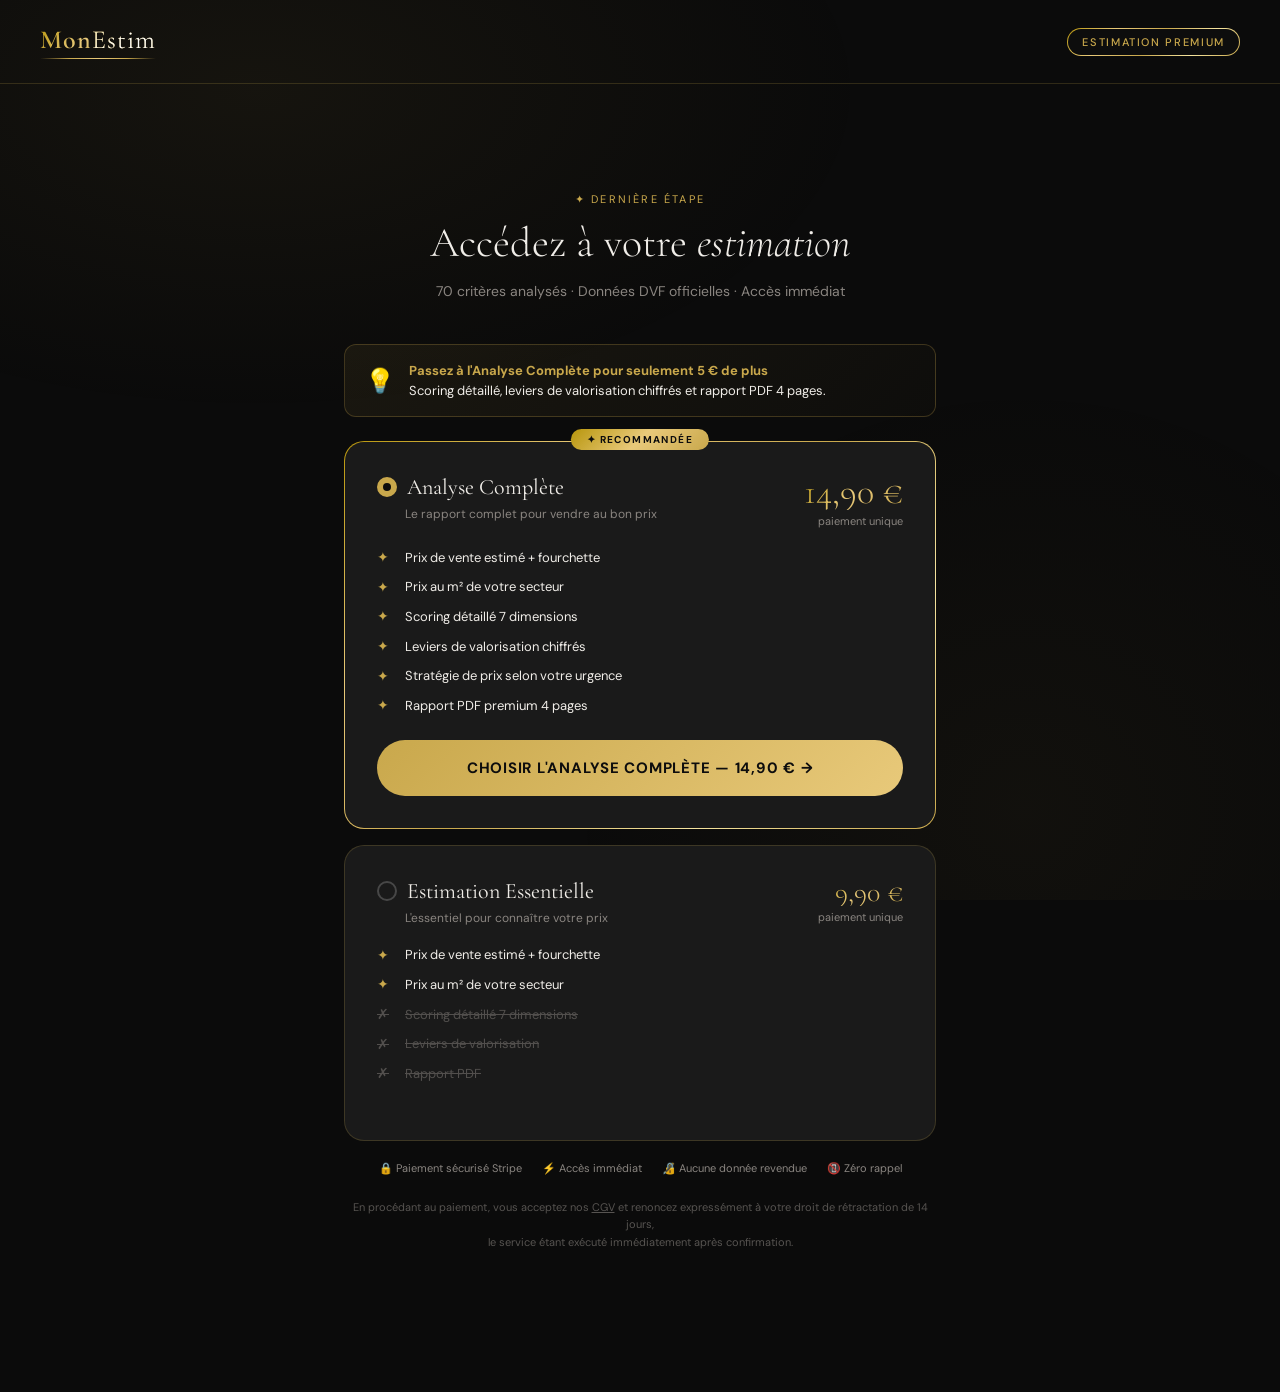
<file: paiement.html>
<!DOCTYPE html>
<html lang="fr">
<head>
<meta charset="UTF-8">
<meta name="viewport" content="width=device-width, initial-scale=1.0">
<title>MonEstim — Accéder à votre estimation</title>
<link href="https://fonts.googleapis.com/css2?family=Cormorant+Garamond:ital,wght@0,300;0,400;0,600;1,300;1,400&family=DM+Sans:wght@300;400;500&display=swap" rel="stylesheet">
<link rel="stylesheet" href="https://mon-estim.github.io/monestim-data/monestim-styles.css">
<style>

  /* ── Reset marges iframe ── */
  html, body {
    margin: 0 !important;
    padding: 0 !important;
    overflow-x: hidden;
  }
  html, body {
    background: #0B0B0B;
    color: #F0EDE8;
    min-height: 100%;
  }
  .payment-wrap {
    max-width: 640px;
    margin: 0 auto;
    padding: 48px 24px 80px;
  }

  .offer-card {
    background: var(--dark-2);
    border: 1px solid var(--border);
    border-radius: 20px;
    padding: 32px;
    margin-bottom: 16px;
    cursor: pointer;
    transition: all 0.25s ease;
    position: relative;
  }

  .offer-card:hover {
    border-color: rgba(201,168,76,0.4);
    transform: translateY(-2px);
  }

  .offer-card.selected {
    border: 1px solid transparent;
    background-image: linear-gradient(var(--dark-2), var(--dark-2)),
      linear-gradient(135deg, #B8960C, #E8C97A, #C9A84C, #F5E4A0, #C9A84C);
    background-origin: border-box;
    background-clip: padding-box, border-box;
  }

  .offer-card.recommended {
    border: 1px solid transparent;
    background-image: linear-gradient(var(--dark-2), var(--dark-2)),
      linear-gradient(135deg, #B8960C, #E8C97A, #C9A84C, #F5E4A0, #C9A84C);
    background-origin: border-box;
    background-clip: padding-box, border-box;
  }

  .offer-badge {
    position: absolute;
    top: -13px;
    left: 50%;
    transform: translateX(-50%);
    background: linear-gradient(135deg, #B8960C, #E8C97A, #C9A84C);
    color: #0D0D0D;
    font-size: 10px;
    font-weight: 700;
    letter-spacing: 0.14em;
    text-transform: uppercase;
    padding: 4px 16px;
    border-radius: 20px;
    white-space: nowrap;
  }

  .offer-header {
    display: flex;
    justify-content: space-between;
    align-items: flex-start;
    margin-bottom: 20px;
  }

  .offer-name {
    font-family: 'Cormorant Garamond', serif;
    font-size: 22px;
    font-weight: 400;
    color: var(--text);
  }

  .offer-price {
    font-family: 'Cormorant Garamond', serif;
    font-size: 36px;
    font-weight: 300;
    background: linear-gradient(135deg, #B8960C, #E8C97A, #C9A84C);
    -webkit-background-clip: text;
    -webkit-text-fill-color: transparent;
    background-clip: text;
    line-height: 1;
  }

  .offer-price-sub {
    font-size: 11px;
    color: var(--text-muted);
    text-align: right;
    margin-top: 4px;
  }

  .offer-features {
    list-style: none;
    padding: 0;
    margin: 0 0 24px;
    display: flex;
    flex-direction: column;
    gap: 10px;
  }

  .offer-features li {
    display: flex;
    align-items: center;
    gap: 10px;
    font-size: 13px;
    color: var(--text);
    line-height: 1.4;
  }

  .offer-features li .icon {
    color: var(--gold);
    font-size: 14px;
    flex-shrink: 0;
    width: 18px;
  }

  .offer-features li.muted {
    color: var(--text-muted);
    text-decoration: line-through;
    opacity: 0.5;
  }

  .offer-features li.muted .icon {
    color: var(--text-muted);
  }

  .offer-radio {
    width: 20px;
    height: 20px;
    border-radius: 50%;
    border: 2px solid rgba(255,255,255,0.2);
    flex-shrink: 0;
    display: flex;
    align-items: center;
    justify-content: center;
    transition: all 0.2s;
  }

  .offer-card.selected .offer-radio,
  .offer-card.recommended .offer-radio {
    border-color: var(--gold);
    background: var(--gold);
  }

  .offer-radio-dot {
    width: 8px;
    height: 8px;
    border-radius: 50%;
    background: #0D0D0D;
    display: none;
  }

  .offer-card.selected .offer-radio-dot,
  .offer-card.recommended .offer-radio-dot {
    display: block;
  }

  .upsell-banner {
    background: linear-gradient(135deg, rgba(201,168,76,0.08), rgba(201,168,76,0.02));
    border: 1px solid rgba(201,168,76,0.25);
    border-radius: 12px;
    padding: 16px 20px;
    margin-bottom: 24px;
    display: flex;
    align-items: center;
    gap: 14px;
  }

  .upsell-banner-text {
    font-size: 13px;
    color: var(--text);
    line-height: 1.5;
    flex: 1;
  }

  .upsell-banner-text strong {
    color: var(--gold);
  }

  .security-row {
    display: flex;
    align-items: center;
    justify-content: center;
    gap: 20px;
    margin-top: 20px;
    flex-wrap: wrap;
  }

  .security-item {
    display: flex;
    align-items: center;
    gap: 6px;
    font-size: 11px;
    color: var(--text-muted);
  }

  @media (max-width: 480px) {
    .offer-header { flex-direction: column; gap: 12px; }
    .offer-price { font-size: 28px; }
  }
</style>
</head>
<body>
<div class="app">
  <header>
    <div class="logo">Mon<span>Estim</span></div>
    <div class="header-badge">Estimation Premium</div>
  </header>

  <main>
    <div class="payment-wrap">

      <div style="text-align:center; margin-bottom:40px;">
        <p style="font-size:11px; letter-spacing:0.2em; text-transform:uppercase; color:var(--gold); margin-bottom:12px;">✦ Dernière étape</p>
        <h1 style="font-family:'Cormorant Garamond',serif; font-size:clamp(28px,5vw,42px); font-weight:300; line-height:1.2; margin-bottom:12px;">
          Accédez à votre <em>estimation</em>
        </h1>
        <p style="font-size:14px; color:var(--text-muted); max-width:420px; margin:0 auto; line-height:1.7;">
          70 critères analysés · Données DVF officielles · Accès immédiat
        </p>
      </div>

      <!-- Vue BASIC : upsell affiché -->
      <div id="view-basic">

        <div class="upsell-banner">
          <span style="font-size:24px;">💡</span>
          <p class="upsell-banner-text">
            <strong>Passez à l'Analyse Complète pour seulement 5 € de plus</strong><br>
            Scoring détaillé, leviers de valorisation chiffrés et rapport PDF 4 pages.
          </p>
        </div>

        <!-- Offre Complète (mise en avant) -->
        <div class="offer-card recommended" id="card-premium" onclick="selectOffer('premium')">
          <div class="offer-badge">✦ Recommandée</div>
          <div class="offer-header">
            <div>
              <div style="display:flex; align-items:center; gap:10px; margin-bottom:6px;">
                <div class="offer-radio"><div class="offer-radio-dot"></div></div>
                <div class="offer-name">Analyse Complète</div>
              </div>
              <p style="font-size:12px; color:var(--text-muted); margin-left:28px;">Le rapport complet pour vendre au bon prix</p>
            </div>
            <div style="text-align:right; flex-shrink:0;">
              <div class="offer-price">14,90 €</div>
              <div class="offer-price-sub">paiement unique</div>
            </div>
          </div>
          <ul class="offer-features">
            <li><span class="icon">✦</span> Prix de vente estimé + fourchette</li>
            <li><span class="icon">✦</span> Prix au m² de votre secteur</li>
            <li><span class="icon">✦</span> Scoring détaillé 7 dimensions</li>
            <li><span class="icon">✦</span> Leviers de valorisation chiffrés</li>
            <li><span class="icon">✦</span> Stratégie de prix selon votre urgence</li>
            <li><span class="icon">✦</span> Rapport PDF premium 4 pages</li>
          </ul>
          <button onclick="event.stopPropagation(); goToPayment('premium')" class="btn-primary" style="width:100%; justify-content:center; font-size:15px; padding:18px;">
            Choisir l'Analyse Complète — 14,90 € →
          </button>
        </div>

        <!-- Offre Essentielle -->
        <div class="offer-card" id="card-basic" onclick="selectOffer('basic')">
          <div class="offer-header">
            <div>
              <div style="display:flex; align-items:center; gap:10px; margin-bottom:6px;">
                <div class="offer-radio"><div class="offer-radio-dot"></div></div>
                <div class="offer-name">Estimation Essentielle</div>
              </div>
              <p style="font-size:12px; color:var(--text-muted); margin-left:28px;">L'essentiel pour connaître votre prix</p>
            </div>
            <div style="text-align:right; flex-shrink:0;">
              <div class="offer-price" style="font-size:28px;">9,90 €</div>
              <div class="offer-price-sub">paiement unique</div>
            </div>
          </div>
          <ul class="offer-features">
            <li><span class="icon">✦</span> Prix de vente estimé + fourchette</li>
            <li><span class="icon">✦</span> Prix au m² de votre secteur</li>
            <li class="muted"><span class="icon">✗</span> Scoring détaillé 7 dimensions</li>
            <li class="muted"><span class="icon">✗</span> Leviers de valorisation</li>
            <li class="muted"><span class="icon">✗</span> Rapport PDF</li>
          </ul>
          <div id="basic-cta" style="display:none;">
            <button onclick="event.stopPropagation(); goToPayment('basic')" class="btn-primary" style="width:100%; justify-content:center; font-size:15px; padding:18px; background:rgba(255,255,255,0.06); border:1px solid rgba(255,255,255,0.12);">
              Choisir l'Essentielle — 9,90 € →
            </button>
          </div>
        </div>

      </div>

      <!-- Vue PREMIUM : offre unique -->
      <div id="view-premium" style="display:none;">
        <div class="offer-card recommended">
          <div class="offer-badge">✦ Votre sélection</div>
          <div class="offer-header">
            <div>
              <div class="offer-name" style="margin-bottom:6px;">Analyse Complète</div>
              <p style="font-size:12px; color:var(--text-muted);">Le rapport complet pour vendre au bon prix</p>
            </div>
            <div style="text-align:right; flex-shrink:0;">
              <div class="offer-price">14,90 €</div>
              <div class="offer-price-sub">paiement unique</div>
            </div>
          </div>
          <ul class="offer-features">
            <li><span class="icon">✦</span> Prix de vente estimé + fourchette</li>
            <li><span class="icon">✦</span> Prix au m² de votre secteur</li>
            <li><span class="icon">✦</span> Scoring détaillé 7 dimensions</li>
            <li><span class="icon">✦</span> Leviers de valorisation chiffrés</li>
            <li><span class="icon">✦</span> Stratégie de prix selon votre urgence</li>
            <li><span class="icon">✦</span> Rapport PDF premium 4 pages</li>
          </ul>
          <button onclick="goToPayment('premium')" class="btn-primary" style="width:100%; justify-content:center; font-size:16px; padding:20px;">
            Accéder à l'Analyse Complète — 14,90 € →
          </button>
        </div>
      </div>

      <!-- Sécurité -->
      <div class="security-row">
        <div class="security-item">🔒 Paiement sécurisé Stripe</div>
        <div class="security-item">⚡ Accès immédiat</div>
        <div class="security-item">🔏 Aucune donnée revendue</div>
        <div class="security-item">📵 Zéro rappel</div>
      </div>

      <div style="text-align:center; margin-top:24px;">
        <p style="font-size:11px; color:var(--text-muted); opacity:0.6; line-height:1.6;">
          En procédant au paiement, vous acceptez nos <a href="#" style="color:var(--text-muted);">CGV</a> et renoncez expressément à votre droit de rétractation de 14 jours,<br>
          le service étant exécuté immédiatement après confirmation.
        </p>
      </div>

    </div>
  </main>
</div>

<script>
var STRIPE_BASIC   = 'https://buy.stripe.com/test_14A6oAb6E6T333T5qecbC01';
var STRIPE_PREMIUM = 'https://buy.stripe.com/test_dRm9AM1w491b33T7ymcbC00';

// Détecte l'offre choisie depuis le payload en URL
var _offer = 'basic';
try {
  var params = new URLSearchParams(window.location.search);
  var raw = params.get('d') || sessionStorage.getItem('monestim_payload') || localStorage.getItem('monestim_payload') || '';
  if (raw) {
    var payload = JSON.parse(decodeURIComponent(escape(atob(raw))));
    _offer = payload.offer || 'basic';
    // Stockage double dès l'arrivée — survit au refresh iOS (pull-to-refresh)
    sessionStorage.setItem('monestim_payload', raw);
    try { localStorage.setItem('monestim_payload', raw); } catch(e) {}
  }
} catch(e) {}

// Affiche la bonne vue selon l'offre
if (_offer === 'premium') {
  document.getElementById('view-basic').style.display   = 'none';
  document.getElementById('view-premium').style.display = 'block';
}

function selectOffer(offer) {
  _offer = offer;
  // Reset cards
  document.getElementById('card-premium').classList.remove('selected', 'recommended');
  document.getElementById('card-basic').classList.remove('selected', 'recommended');
  document.getElementById('basic-cta').style.display = 'none';

  if (offer === 'premium') {
    document.getElementById('card-premium').classList.add('recommended');
  } else {
    document.getElementById('card-basic').classList.add('selected');
    document.getElementById('basic-cta').style.display = 'block';
    // Scroll vers le CTA
    setTimeout(function() {
      document.getElementById('basic-cta').scrollIntoView({ behavior: 'smooth', block: 'center' });
    }, 100);
  }
}

function goToPayment(offer) {
  var payload = sessionStorage.getItem('monestim_payload')
             || localStorage.getItem('monestim_payload') || '';

  // Injecte l'offre choisie dans le payload
  if (payload) {
    try {
      var data = JSON.parse(decodeURIComponent(escape(atob(payload))));
      data.offer = offer;
      payload = btoa(unescape(encodeURIComponent(JSON.stringify(data))));
    } catch(e) {}
  }

  var stripeUrl = offer === 'premium' ? STRIPE_PREMIUM : STRIPE_BASIC;

  // ── SOLUTION ROBUSTE MULTI-APPAREILS ──────────────────────────────────
  // On passe par relay.html AVANT Stripe plutôt que directement vers Stripe.
  // relay.html stocke le payload en localStorage SUR SON PROPRE DOMAINE
  // puis redirige vers Stripe. Au retour de Stripe (success_url → relay.html),
  // le localStorage est relu sur le MÊME domaine github.io → toujours accessible.
  // → Fonctionne sur iPhone normal, iPad, Android, Desktop, après refresh.
  //
  // Stripe success_url à configurer dans Dashboard :
  //   basic   → https://mon-estim.github.io/monestim-data/relay.html?offer=basic
  //   premium → https://mon-estim.github.io/monestim-data/relay.html?offer=premium

  var RELAY_URL = 'https://mon-estim.github.io/monestim-data/relay.html';
  var relayUrl  = RELAY_URL
    + '?offer=' + offer
    + '&stripe=' + encodeURIComponent(stripeUrl);

  if (payload) {
    relayUrl += '&d=' + encodeURIComponent(payload);
  }

  window.top.location.href = relayUrl;
}
</script>

<script>
// ── Hauteur dynamique iframe ──
(function() {
  function sendHeight() {
    var app = document.querySelector('.app') || document.querySelector('main') || document.body;
    var h = app.offsetHeight;
    window.parent.postMessage({ type: 'monestim-height', height: h }, '*');
  }
  window.addEventListener('load', function() {
    sendHeight();
    setTimeout(sendHeight, 500);
    setTimeout(sendHeight, 1500);
  });
  window.addEventListener('resize', sendHeight);
  if (window.MutationObserver) {
    new MutationObserver(function() { setTimeout(sendHeight, 150); })
      .observe(document.querySelector('.app') || document.body, { childList: true, subtree: true });
  }
})();
</script>
</body>
</html>
</file>
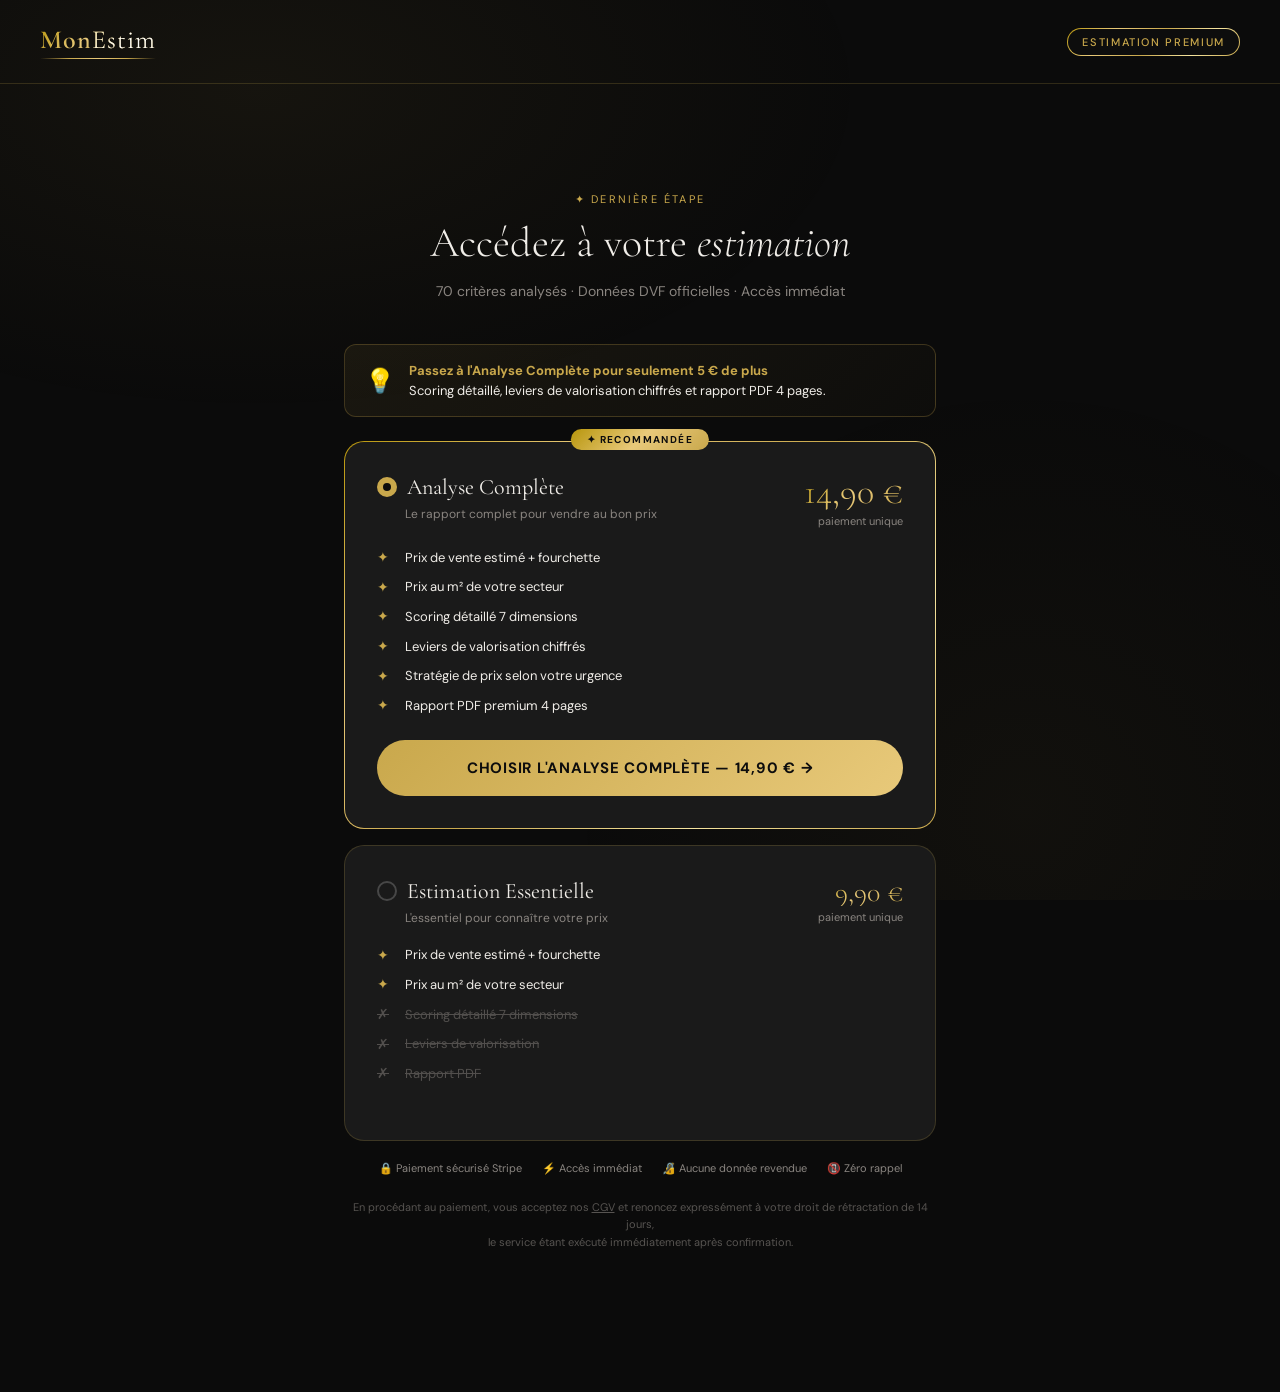
<file: paiment.html>
<!DOCTYPE html>
<html lang="fr">
<head>
<meta charset="UTF-8">
<meta name="viewport" content="width=device-width, initial-scale=1.0">
<title>MonEstim — Accéder à votre estimation</title>
<link href="https://fonts.googleapis.com/css2?family=Cormorant+Garamond:ital,wght@0,300;0,400;0,600;1,300;1,400&family=DM+Sans:wght@300;400;500&display=swap" rel="stylesheet">
<link rel="stylesheet" href="https://mon-estim.github.io/monestim-data/monestim-styles.css">
<style>

  /* ── Reset marges iframe ── */
  html, body {
    margin: 0 !important;
    padding: 0 !important;
    overflow-x: hidden;
  }
  html, body {
    background: #0B0B0B;
    color: #F0EDE8;
    min-height: 100%;
  }
  .payment-wrap {
    max-width: 640px;
    margin: 0 auto;
    padding: 48px 24px 80px;
  }

  .offer-card {
    background: var(--dark-2);
    border: 1px solid var(--border);
    border-radius: 20px;
    padding: 32px;
    margin-bottom: 16px;
    cursor: pointer;
    transition: all 0.25s ease;
    position: relative;
  }

  .offer-card:hover {
    border-color: rgba(201,168,76,0.4);
    transform: translateY(-2px);
  }

  .offer-card.selected {
    border: 1px solid transparent;
    background-image: linear-gradient(var(--dark-2), var(--dark-2)),
      linear-gradient(135deg, #B8960C, #E8C97A, #C9A84C, #F5E4A0, #C9A84C);
    background-origin: border-box;
    background-clip: padding-box, border-box;
  }

  .offer-card.recommended {
    border: 1px solid transparent;
    background-image: linear-gradient(var(--dark-2), var(--dark-2)),
      linear-gradient(135deg, #B8960C, #E8C97A, #C9A84C, #F5E4A0, #C9A84C);
    background-origin: border-box;
    background-clip: padding-box, border-box;
  }

  .offer-badge {
    position: absolute;
    top: -13px;
    left: 50%;
    transform: translateX(-50%);
    background: linear-gradient(135deg, #B8960C, #E8C97A, #C9A84C);
    color: #0D0D0D;
    font-size: 10px;
    font-weight: 700;
    letter-spacing: 0.14em;
    text-transform: uppercase;
    padding: 4px 16px;
    border-radius: 20px;
    white-space: nowrap;
  }

  .offer-header {
    display: flex;
    justify-content: space-between;
    align-items: flex-start;
    margin-bottom: 20px;
  }

  .offer-name {
    font-family: 'Cormorant Garamond', serif;
    font-size: 22px;
    font-weight: 400;
    color: var(--text);
  }

  .offer-price {
    font-family: 'Cormorant Garamond', serif;
    font-size: 36px;
    font-weight: 300;
    background: linear-gradient(135deg, #B8960C, #E8C97A, #C9A84C);
    -webkit-background-clip: text;
    -webkit-text-fill-color: transparent;
    background-clip: text;
    line-height: 1;
  }

  .offer-price-sub {
    font-size: 11px;
    color: var(--text-muted);
    text-align: right;
    margin-top: 4px;
  }

  .offer-features {
    list-style: none;
    padding: 0;
    margin: 0 0 24px;
    display: flex;
    flex-direction: column;
    gap: 10px;
  }

  .offer-features li {
    display: flex;
    align-items: center;
    gap: 10px;
    font-size: 13px;
    color: var(--text);
    line-height: 1.4;
  }

  .offer-features li .icon {
    color: var(--gold);
    font-size: 14px;
    flex-shrink: 0;
    width: 18px;
  }

  .offer-features li.muted {
    color: var(--text-muted);
    text-decoration: line-through;
    opacity: 0.5;
  }

  .offer-features li.muted .icon {
    color: var(--text-muted);
  }

  .offer-radio {
    width: 20px;
    height: 20px;
    border-radius: 50%;
    border: 2px solid rgba(255,255,255,0.2);
    flex-shrink: 0;
    display: flex;
    align-items: center;
    justify-content: center;
    transition: all 0.2s;
  }

  .offer-card.selected .offer-radio,
  .offer-card.recommended .offer-radio {
    border-color: var(--gold);
    background: var(--gold);
  }

  .offer-radio-dot {
    width: 8px;
    height: 8px;
    border-radius: 50%;
    background: #0D0D0D;
    display: none;
  }

  .offer-card.selected .offer-radio-dot,
  .offer-card.recommended .offer-radio-dot {
    display: block;
  }

  .upsell-banner {
    background: linear-gradient(135deg, rgba(201,168,76,0.08), rgba(201,168,76,0.02));
    border: 1px solid rgba(201,168,76,0.25);
    border-radius: 12px;
    padding: 16px 20px;
    margin-bottom: 24px;
    display: flex;
    align-items: center;
    gap: 14px;
  }

  .upsell-banner-text {
    font-size: 13px;
    color: var(--text);
    line-height: 1.5;
    flex: 1;
  }

  .upsell-banner-text strong {
    color: var(--gold);
  }

  .security-row {
    display: flex;
    align-items: center;
    justify-content: center;
    gap: 20px;
    margin-top: 20px;
    flex-wrap: wrap;
  }

  .security-item {
    display: flex;
    align-items: center;
    gap: 6px;
    font-size: 11px;
    color: var(--text-muted);
  }

  @media (max-width: 480px) {
    .offer-header { flex-direction: column; gap: 12px; }
    .offer-price { font-size: 28px; }
  }
</style>
</head>
<body>
<div class="app">
  <header>
    <div class="logo">Mon<span>Estim</span></div>
    <div class="header-badge">Estimation Premium</div>
  </header>

  <main>
    <div class="payment-wrap">

      <div style="text-align:center; margin-bottom:40px;">
        <p style="font-size:11px; letter-spacing:0.2em; text-transform:uppercase; color:var(--gold); margin-bottom:12px;">✦ Dernière étape</p>
        <h1 style="font-family:'Cormorant Garamond',serif; font-size:clamp(28px,5vw,42px); font-weight:300; line-height:1.2; margin-bottom:12px;">
          Accédez à votre <em>estimation</em>
        </h1>
        <p style="font-size:14px; color:var(--text-muted); max-width:420px; margin:0 auto; line-height:1.7;">
          70 critères analysés · Données DVF officielles · Accès immédiat
        </p>
      </div>

      <!-- Vue BASIC : upsell affiché -->
      <div id="view-basic">

        <div class="upsell-banner">
          <span style="font-size:24px;">💡</span>
          <p class="upsell-banner-text">
            <strong>Passez à l'Analyse Complète pour seulement 5 € de plus</strong><br>
            Scoring détaillé, leviers de valorisation chiffrés et rapport PDF 4 pages.
          </p>
        </div>

        <!-- Offre Complète (mise en avant) -->
        <div class="offer-card recommended" id="card-premium" onclick="selectOffer('premium')">
          <div class="offer-badge">✦ Recommandée</div>
          <div class="offer-header">
            <div>
              <div style="display:flex; align-items:center; gap:10px; margin-bottom:6px;">
                <div class="offer-radio"><div class="offer-radio-dot"></div></div>
                <div class="offer-name">Analyse Complète</div>
              </div>
              <p style="font-size:12px; color:var(--text-muted); margin-left:28px;">Le rapport complet pour vendre au bon prix</p>
            </div>
            <div style="text-align:right; flex-shrink:0;">
              <div class="offer-price">14,90 €</div>
              <div class="offer-price-sub">paiement unique</div>
            </div>
          </div>
          <ul class="offer-features">
            <li><span class="icon">✦</span> Prix de vente estimé + fourchette</li>
            <li><span class="icon">✦</span> Prix au m² de votre secteur</li>
            <li><span class="icon">✦</span> Scoring détaillé 7 dimensions</li>
            <li><span class="icon">✦</span> Leviers de valorisation chiffrés</li>
            <li><span class="icon">✦</span> Stratégie de prix selon votre urgence</li>
            <li><span class="icon">✦</span> Rapport PDF premium 4 pages</li>
          </ul>
          <button onclick="event.stopPropagation(); goToPayment('premium')" class="btn-primary" style="width:100%; justify-content:center; font-size:15px; padding:18px;">
            Choisir l'Analyse Complète — 14,90 € →
          </button>
        </div>

        <!-- Offre Essentielle -->
        <div class="offer-card" id="card-basic" onclick="selectOffer('basic')">
          <div class="offer-header">
            <div>
              <div style="display:flex; align-items:center; gap:10px; margin-bottom:6px;">
                <div class="offer-radio"><div class="offer-radio-dot"></div></div>
                <div class="offer-name">Estimation Essentielle</div>
              </div>
              <p style="font-size:12px; color:var(--text-muted); margin-left:28px;">L'essentiel pour connaître votre prix</p>
            </div>
            <div style="text-align:right; flex-shrink:0;">
              <div class="offer-price" style="font-size:28px;">9,90 €</div>
              <div class="offer-price-sub">paiement unique</div>
            </div>
          </div>
          <ul class="offer-features">
            <li><span class="icon">✦</span> Prix de vente estimé + fourchette</li>
            <li><span class="icon">✦</span> Prix au m² de votre secteur</li>
            <li class="muted"><span class="icon">✗</span> Scoring détaillé 7 dimensions</li>
            <li class="muted"><span class="icon">✗</span> Leviers de valorisation</li>
            <li class="muted"><span class="icon">✗</span> Rapport PDF</li>
          </ul>
          <div id="basic-cta" style="display:none;">
            <button onclick="event.stopPropagation(); goToPayment('basic')" class="btn-primary" style="width:100%; justify-content:center; font-size:15px; padding:18px; background:rgba(255,255,255,0.06); border:1px solid rgba(255,255,255,0.12);">
              Choisir l'Essentielle — 9,90 € →
            </button>
          </div>
        </div>

      </div>

      <!-- Vue PREMIUM : offre unique -->
      <div id="view-premium" style="display:none;">
        <div class="offer-card recommended">
          <div class="offer-badge">✦ Votre sélection</div>
          <div class="offer-header">
            <div>
              <div class="offer-name" style="margin-bottom:6px;">Analyse Complète</div>
              <p style="font-size:12px; color:var(--text-muted);">Le rapport complet pour vendre au bon prix</p>
            </div>
            <div style="text-align:right; flex-shrink:0;">
              <div class="offer-price">14,90 €</div>
              <div class="offer-price-sub">paiement unique</div>
            </div>
          </div>
          <ul class="offer-features">
            <li><span class="icon">✦</span> Prix de vente estimé + fourchette</li>
            <li><span class="icon">✦</span> Prix au m² de votre secteur</li>
            <li><span class="icon">✦</span> Scoring détaillé 7 dimensions</li>
            <li><span class="icon">✦</span> Leviers de valorisation chiffrés</li>
            <li><span class="icon">✦</span> Stratégie de prix selon votre urgence</li>
            <li><span class="icon">✦</span> Rapport PDF premium 4 pages</li>
          </ul>
          <button onclick="goToPayment('premium')" class="btn-primary" style="width:100%; justify-content:center; font-size:16px; padding:20px;">
            Accéder à l'Analyse Complète — 14,90 € →
          </button>
        </div>
      </div>

      <!-- Sécurité -->
      <div class="security-row">
        <div class="security-item">🔒 Paiement sécurisé Stripe</div>
        <div class="security-item">⚡ Accès immédiat</div>
        <div class="security-item">🔏 Aucune donnée revendue</div>
        <div class="security-item">📵 Zéro rappel</div>
      </div>

      <div style="text-align:center; margin-top:24px;">
        <p style="font-size:11px; color:var(--text-muted); opacity:0.6; line-height:1.6;">
          En procédant au paiement, vous acceptez nos <a href="#" style="color:var(--text-muted);">CGV</a> et renoncez expressément à votre droit de rétractation de 14 jours,<br>
          le service étant exécuté immédiatement après confirmation.
        </p>
      </div>

    </div>
  </main>
</div>

<script>
var STRIPE_BASIC   = 'https://buy.stripe.com/dRm9AM1w491b33T7ymcbC00';
var STRIPE_PREMIUM = 'https://buy.stripe.com/14A6oAb6E6T333T5qecbC01';

// Détecte l'offre choisie depuis le payload en URL
var _offer = 'basic';
try {
  var params = new URLSearchParams(window.location.search);
  var raw = params.get('d') || sessionStorage.getItem('monestim_payload') || '';
  if (raw) {
    var payload = JSON.parse(decodeURIComponent(escape(atob(raw))));
    _offer = payload.offer || 'basic';
    sessionStorage.setItem('monestim_payload', raw);
  }
} catch(e) {}

// Affiche la bonne vue selon l'offre
if (_offer === 'premium') {
  document.getElementById('view-basic').style.display   = 'none';
  document.getElementById('view-premium').style.display = 'block';
}

function selectOffer(offer) {
  _offer = offer;
  // Reset cards
  document.getElementById('card-premium').classList.remove('selected', 'recommended');
  document.getElementById('card-basic').classList.remove('selected', 'recommended');
  document.getElementById('basic-cta').style.display = 'none';

  if (offer === 'premium') {
    document.getElementById('card-premium').classList.add('recommended');
  } else {
    document.getElementById('card-basic').classList.add('selected');
    document.getElementById('basic-cta').style.display = 'block';
    // Scroll vers le CTA
    setTimeout(function() {
      document.getElementById('basic-cta').scrollIntoView({ behavior: 'smooth', block: 'center' });
    }, 100);
  }
}

function goToPayment(offer) {
  var payload = sessionStorage.getItem('monestim_payload') || '';
  var baseUrl = offer === 'premium' ? STRIPE_PREMIUM : STRIPE_BASIC;
  // Passe le payload en client_reference_id via URL si possible
  var url = baseUrl;
  if (payload) {
    // Stripe Payment Links acceptent ?client_reference_id=
    url += (url.indexOf('?') >= 0 ? '&' : '?') + 'client_reference_id=' + encodeURIComponent(payload.substring(0, 200));
  }
  window.location.href = url;
}
</script>

<script>
// ── Hauteur dynamique iframe ──
(function() {
  function sendHeight() {
    var app = document.querySelector('.app') || document.querySelector('main') || document.body;
    var h = app.offsetHeight;
    window.parent.postMessage({ type: 'monestim-height', height: h }, '*');
  }
  window.addEventListener('load', function() {
    sendHeight();
    setTimeout(sendHeight, 500);
    setTimeout(sendHeight, 1500);
  });
  window.addEventListener('resize', sendHeight);
  if (window.MutationObserver) {
    new MutationObserver(function() { setTimeout(sendHeight, 150); })
      .observe(document.querySelector('.app') || document.body, { childList: true, subtree: true });
  }
})();
</script>
</body>
</html>
</file>
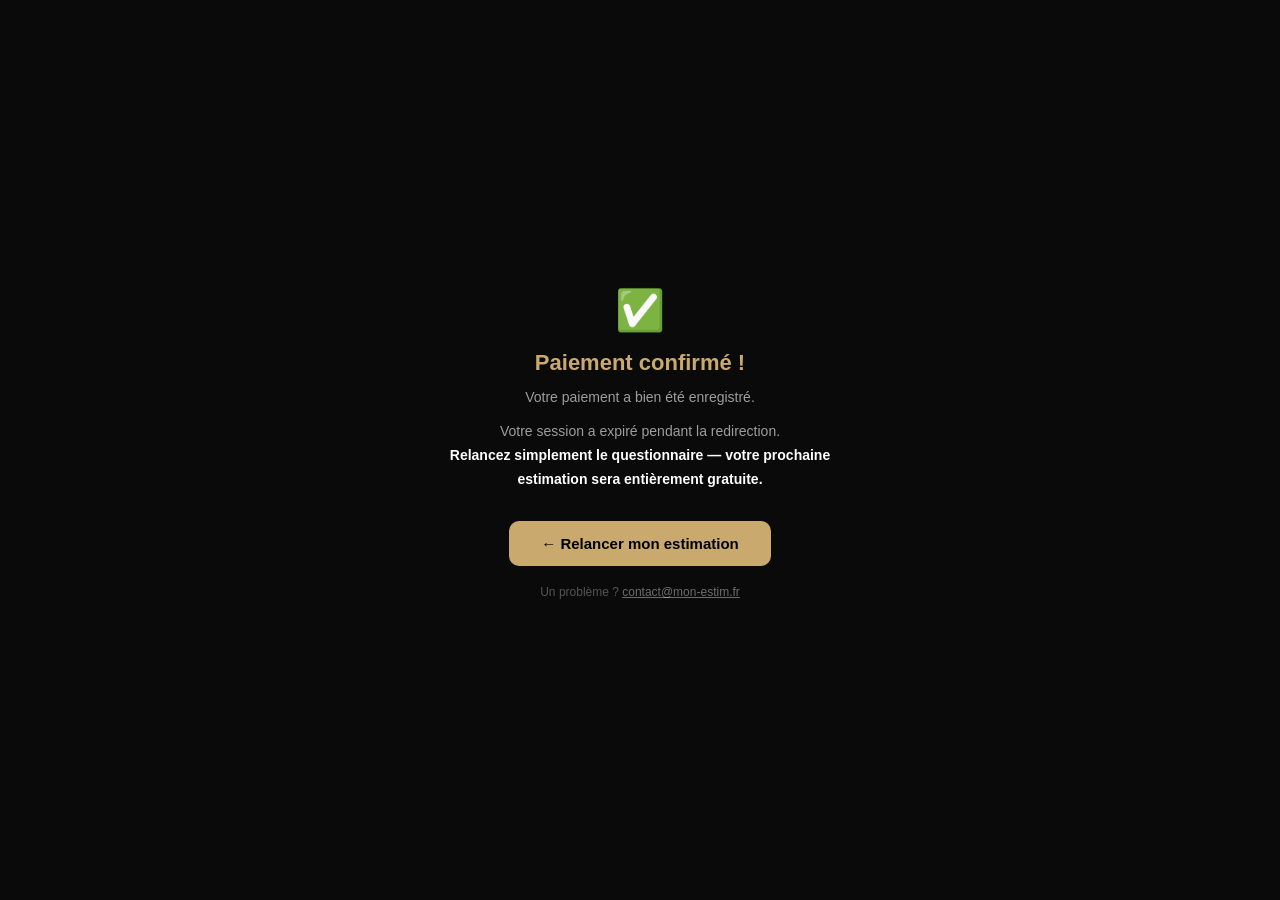
<file: relay.html>
<!DOCTYPE html>
<html lang="fr">
<head>
<meta charset="UTF-8">
<meta name="viewport" content="width=device-width,initial-scale=1">
<title>Redirection…</title>
<style>
  body{margin:0;display:flex;align-items:center;justify-content:center;min-height:100vh;
       font-family:'DM Sans',sans-serif;background:#0a0a0a;color:#fff;text-align:center;padding:20px;box-sizing:border-box;}
  .spinner{width:36px;height:36px;border:3px solid rgba(255,255,255,0.15);
           border-top-color:#c9a96e;border-radius:50%;animation:spin 0.8s linear infinite;margin:0 auto 20px;}
  @keyframes spin{to{transform:rotate(360deg);}}
  #loading p{color:rgba(255,255,255,0.4);font-size:14px;margin:0;}
  #error{display:none;max-width:440px;}
  #error .icon{font-size:40px;margin-bottom:16px;}
  #error h2{font-size:22px;font-weight:700;margin:0 0 10px;color:#c9a96e;}
  #error p{color:rgba(255,255,255,0.6);font-size:14px;line-height:1.7;margin:0 0 10px;}
  #error strong{color:#fff;}
  #error .contact{font-size:12px;color:rgba(255,255,255,0.3);margin-top:16px;}
  #error .contact a{color:rgba(255,255,255,0.4);text-decoration:underline;}
  .btn{display:inline-block;background:#c9a96e;color:#000;padding:14px 32px;border-radius:10px;
       text-decoration:none;font-weight:700;font-size:15px;margin-top:20px;}
</style>
</head>
<body>
<div>
  <div id="loading">
    <div class="spinner"></div>
    <p>Récupération de votre estimation…</p>
  </div>
  <div id="error">
    <div class="icon">✅</div>
    <h2>Paiement confirmé !</h2>
    <p>Votre paiement a bien été enregistré.</p>
    <p>
      Votre session a expiré pendant la redirection.<br>
      <strong>Relancez simplement le questionnaire — votre prochaine estimation sera entièrement gratuite.</strong>
    </p>
    <a href="https://www.mon-estim.fr/" class="btn">← Relancer mon estimation</a>
    <p class="contact">Un problème ? <a href="mailto:contact@mon-estim.fr">contact@mon-estim.fr</a></p>
  </div>
</div>
<script>
(function() {
  var params    = new URLSearchParams(window.location.search);
  var stripeUrl = params.get('stripe');
  var payload   = params.get('d');
  var offer     = params.get('offer') || 'basic';

  // ── CAS 1 : avant Stripe — paiement.html envoie relay.html?stripe=...&d=PAYLOAD ──
  if (stripeUrl) {
    if (payload) {
      try { localStorage.setItem('monestim_payload', payload); } catch(e) {}
      try { sessionStorage.setItem('monestim_payload_stripe', payload); } catch(e) {}
    }
    window.location.href = decodeURIComponent(stripeUrl);
    return;
  }

  // ── CAS 2 : retour de Stripe — success_url → relay.html?offer=X ──
  // Lecture dans l'ordre de fiabilité : localStorage → sessionStorage_stripe → sessionStorage
  var stored = '';
  try { stored = localStorage.getItem('monestim_payload') || ''; } catch(e) {}
  if (!stored) { try { stored = sessionStorage.getItem('monestim_payload_stripe') || ''; } catch(e) {} }
  if (!stored) { try { stored = sessionStorage.getItem('monestim_payload') || ''; } catch(e) {} }

  // Nettoyage
  try { localStorage.removeItem('monestim_payload'); } catch(e) {}
  try { sessionStorage.removeItem('monestim_payload_stripe'); } catch(e) {}

  if (stored) {
    // Injecter l'offre correcte (basic ou premium selon le success_url Stripe configuré)
    try {
      var data = JSON.parse(decodeURIComponent(escape(atob(stored))));
      data.offer = offer;
      stored = btoa(unescape(encodeURIComponent(JSON.stringify(data))));
    } catch(e) {}
    window.location.href = 'https://mon-estim.github.io/monestim-data/resultats.html?d=' + encodeURIComponent(stored);
  } else {
    // Payload introuvable — afficher message clair (iOS privé, storage plein, etc.)
    document.getElementById('loading').style.display = 'none';
    document.getElementById('error').style.display   = 'block';
  }
})();
</script>
</body>
</html>
</file>
